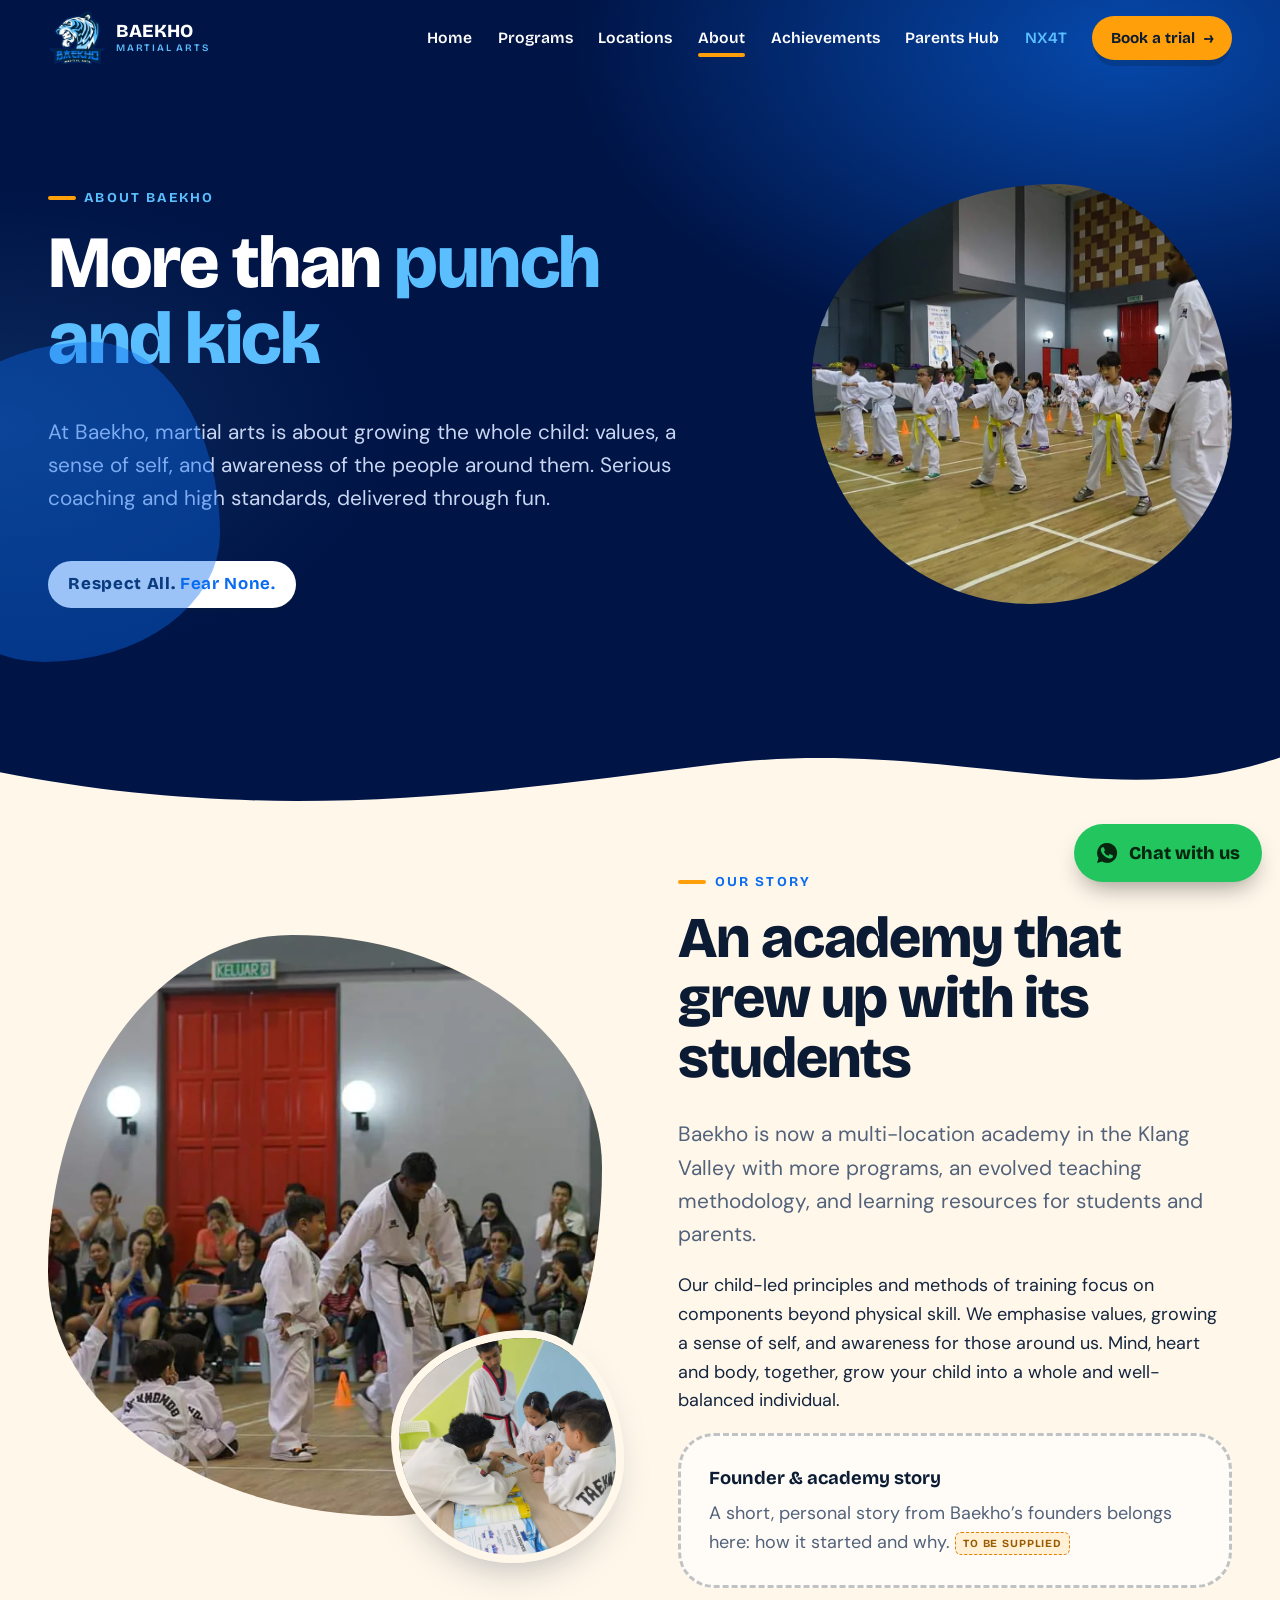
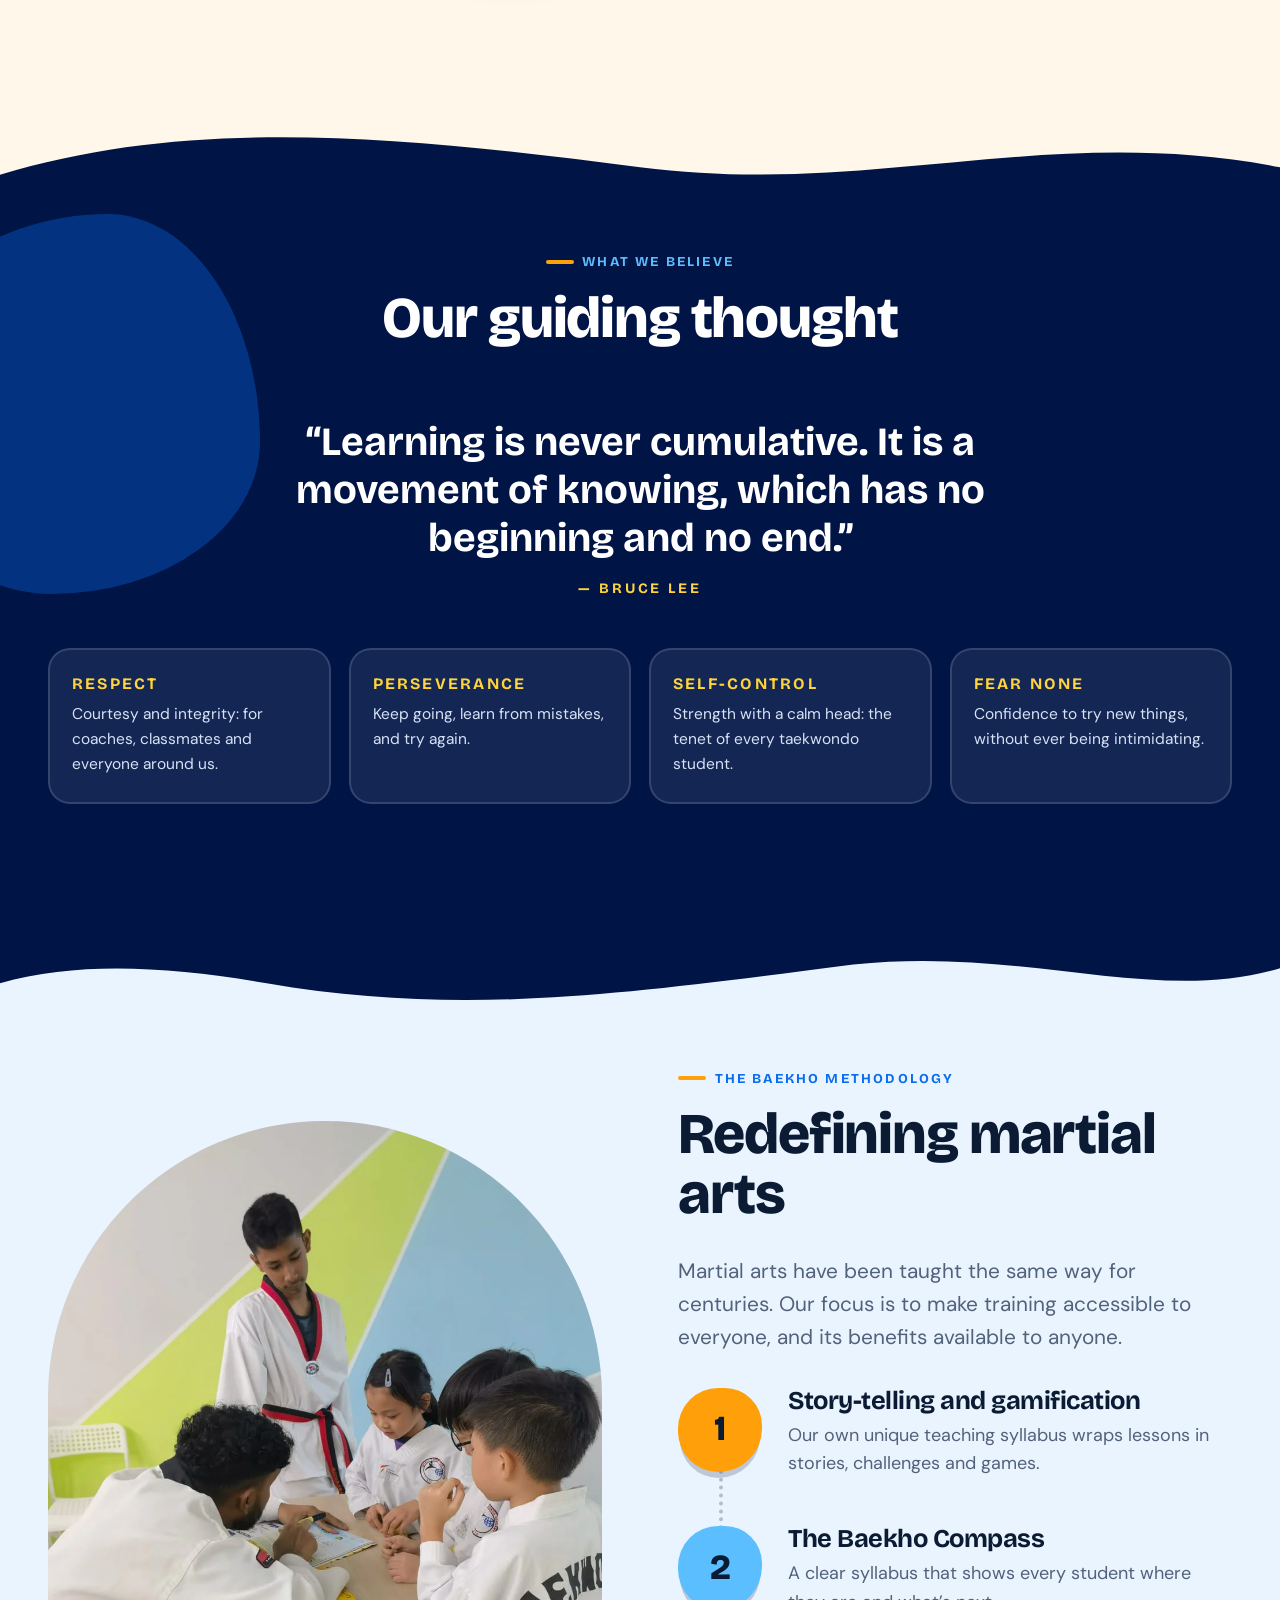
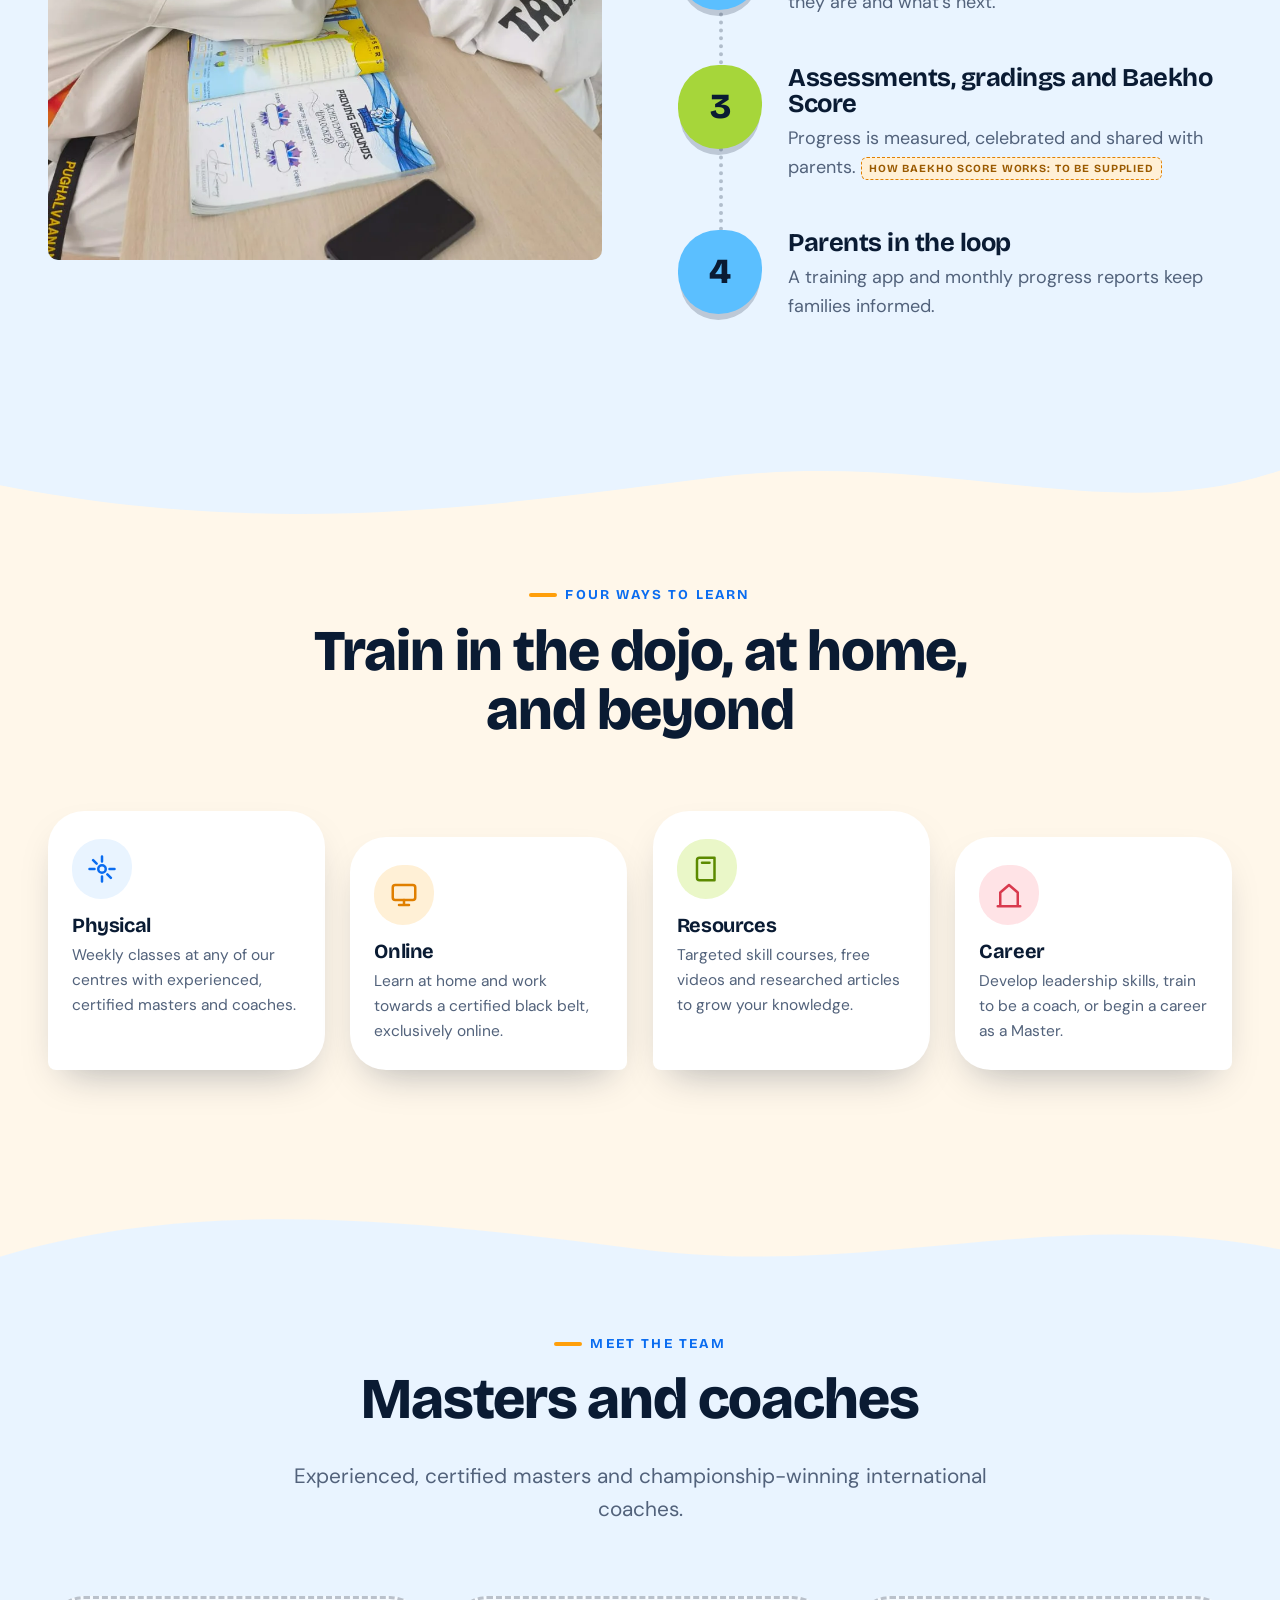
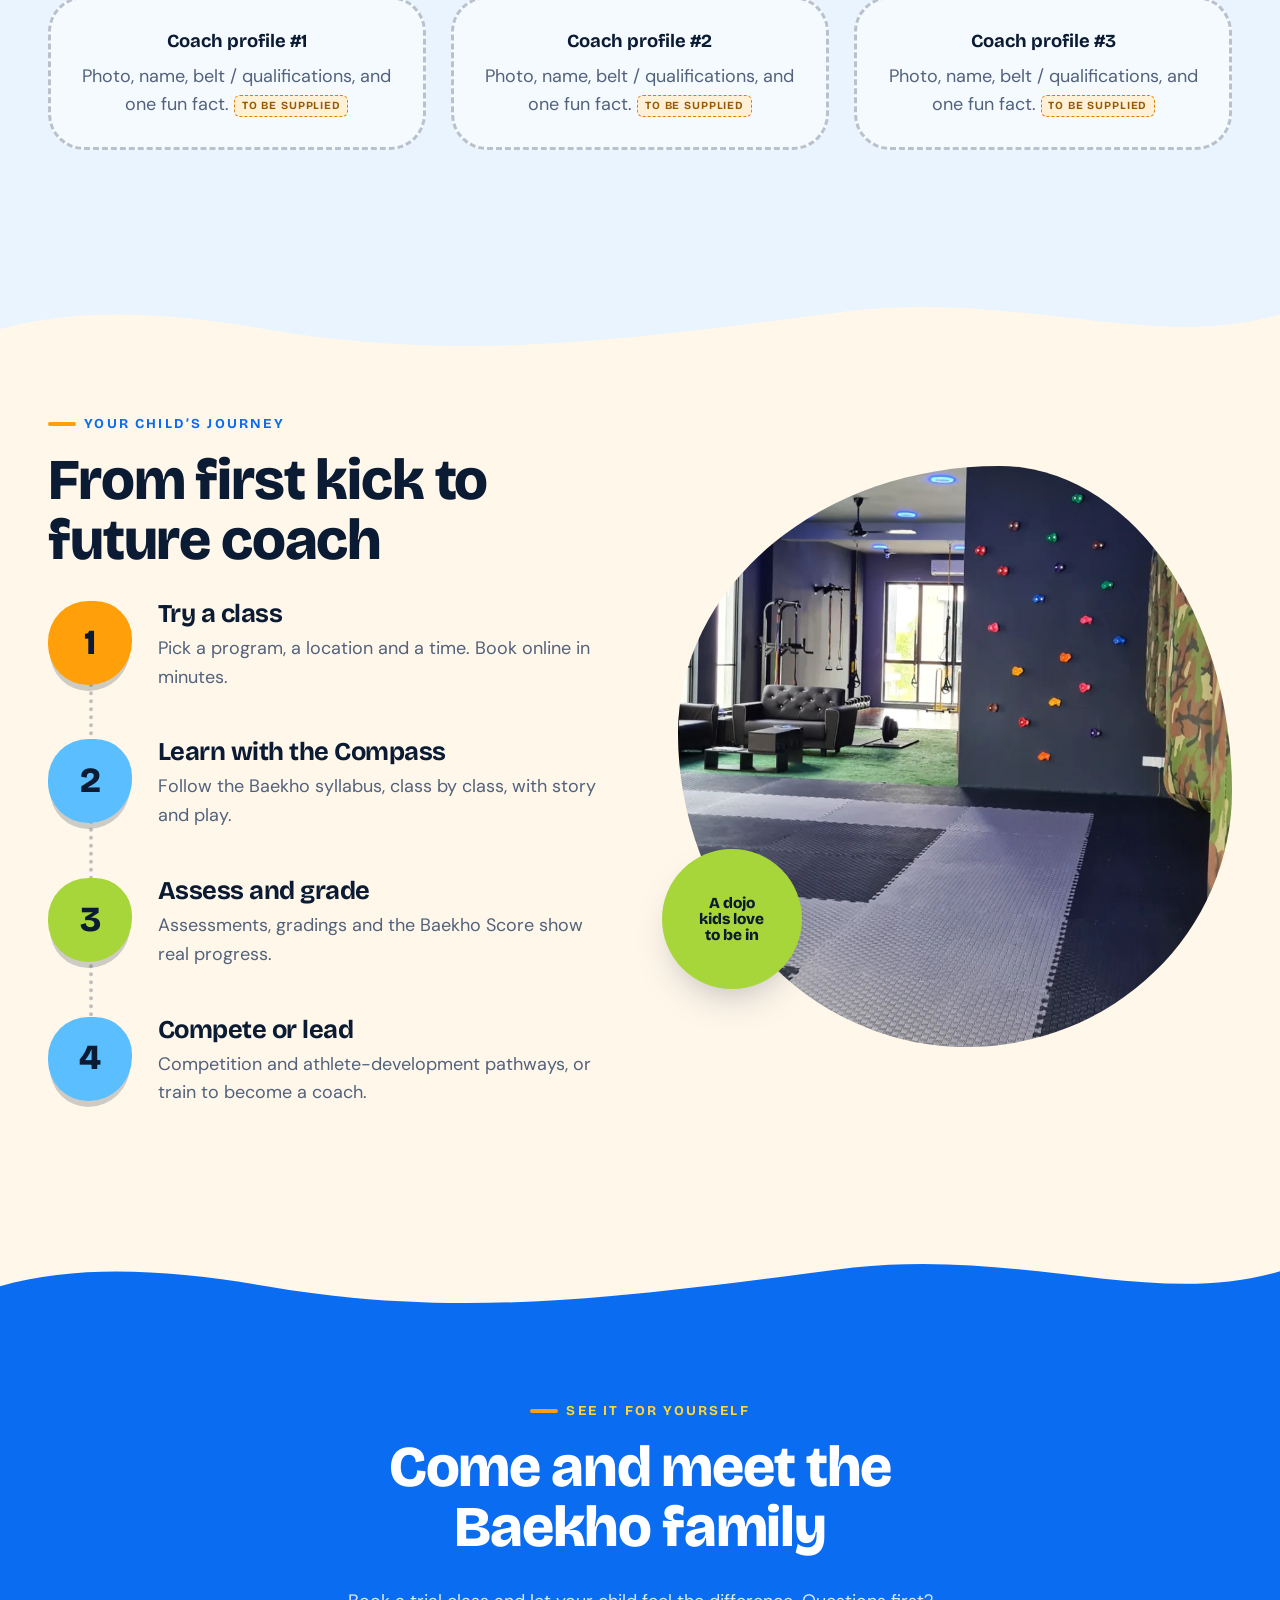
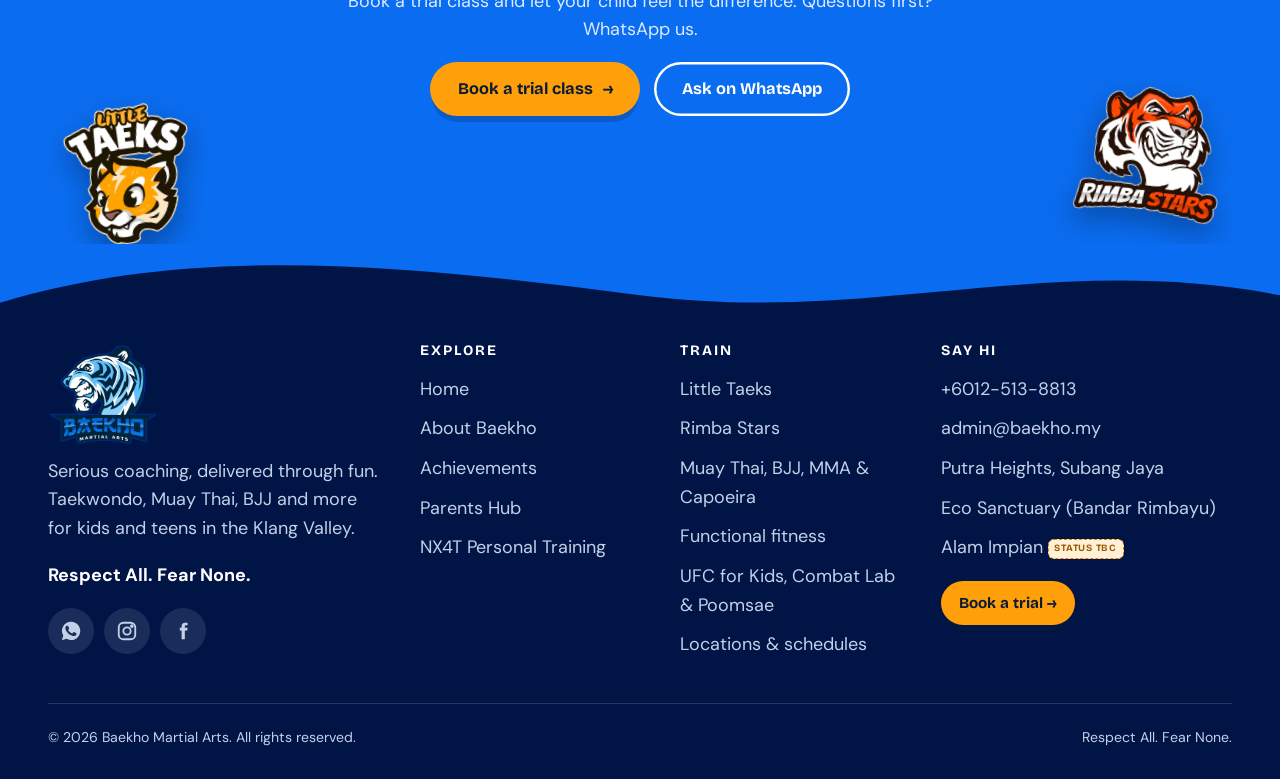
<file: about.html>
<!doctype html>
<html lang="en">
<head>
<meta charset="utf-8">
<meta name="viewport" content="width=device-width,initial-scale=1">
<title>About Baekho | Baekho Martial Arts</title>
<meta name="description" content="Baekho is a Klang Valley martial arts academy teaching mind, heart and body through story-telling and gamification. Our story, philosophy and methodology.">
<meta property="og:title" content="About Baekho | Baekho Martial Arts">
<meta property="og:description" content="Baekho is a Klang Valley martial arts academy teaching mind, heart and body through story-telling and gamification. Our story, philosophy and methodology.">
<meta property="og:image" content="img/photo-class-kids.webp">
<meta name="theme-color" content="#0A6CF0">
<link rel="icon" href="img/logo.webp">
<link rel="preconnect" href="https://fonts.googleapis.com"><link rel="preconnect" href="https://fonts.gstatic.com" crossorigin>
<link href="https://fonts.googleapis.com/css2?family=Bricolage+Grotesque:opsz,wght@12..96,600;12..96,700;12..96,800&family=DM+Sans:wght@400;500;600;700&display=swap" rel="stylesheet">
<link rel="stylesheet" href="css/styles.css">
</head>
<body>
<a class="skip" href="#main">Skip to content</a>
<header id="site-header"></header>
<main id="main">
<section class="phero" style="background:radial-gradient(800px 500px at 90% 0%,rgba(91,191,255,.45),transparent 60%),var(--ice)">
  <i class="blob" style="width:320px;height:320px;background:var(--sun);left:-100px;bottom:-90px;opacity:.5"></i>
  <div class="wrap grid">
    <div>
      <span class="eyebrow rv">About Baekho</span>
      <h1 class="rv">More than <span class="hl">punch and kick</span></h1>
      <p class="lead rv">At Baekho, martial arts is about growing the whole child: values, a sense of self, and awareness of the people around them. Serious coaching and high standards, delivered through fun.</p>
      <div class="motto rv">Respect All. <b>Fear None.</b></div>
    </div>
    <div class="art rv pop"><div class="mask-a zoom"><img src="img/photo-class-kids.webp" alt="Children and coach practising Taekwondo together" width="1200" height="952" style="object-position:35% 50%"></div></div>
  </div>
</section>

<section class="sec bg-cream">
  <i class="wave top" data-c="#E9F4FF" data-v="1"></i>
  <div class="wrap split">
    <div class="visual rv left">
      <div class="main mask-b zoom"><img src="img/photo-ceremony.webp" alt="Parents applauding a child receiving recognition from a Baekho coach" width="1080" height="720" loading="lazy" style="object-position:40% 50%"></div>
      <div class="accent mask-a" style="right:-4%;bottom:-8%"><img src="img/photo-syllabus.webp" alt="Coach and students looking through the Baekho syllabus" width="960" height="1280" loading="lazy"></div>
    </div>
    <div class="rv right">
      <span class="eyebrow">Our story</span>
      <h2>An academy that grew up with its students</h2>
      <p class="lead">Baekho is now a multi-location academy in the Klang Valley with more programs, an evolved teaching methodology, and learning resources for students and parents.</p>
      <p>Our child-led principles and methods of training focus on components beyond physical skill. We emphasise values, growing a sense of self, and awareness for those around us. Mind, heart and body, together, grow your child into a whole and well-balanced individual.</p>
      <div class="ph-card" style="text-align:left;margin-top:18px"><b>Founder &amp; academy story</b>A short, personal story from Baekho’s founders belongs here: how it started and why. <span class="tbc">to be supplied</span></div>
    </div>
  </div>
</section>

<section class="sec bg-ink">
  <i class="wave top" data-c="#FFF7EA" data-v="2"></i>
  <i class="blob" style="width:380px;height:380px;background:var(--blue);left:-120px;top:12%;opacity:.35"></i>
  <div class="wrap">
    <div class="sec-head rv"><span class="eyebrow" style="color:var(--sky)">What we believe</span><h2>Our guiding thought</h2></div>
    <blockquote class="rv" style="margin:0 auto 50px;max-width:820px;text-align:center;font-family:var(--f-head);font-weight:700;font-size:clamp(1.5rem,3.4vw,2.5rem);line-height:1.2;color:#fff">“Learning is never cumulative. It is a movement of knowing, which has no beginning and no end.”<br><cite style="display:block;margin-top:18px;font-style:normal;font-family:var(--f-head);font-weight:700;letter-spacing:.2em;text-transform:uppercase;color:var(--sun);font-size:.9rem">— Bruce Lee</cite></blockquote>
    <div class="tracks">
      <div class="track rv"><h4>Respect</h4><p>Courtesy and integrity: for coaches, classmates and everyone around us.</p></div>
      <div class="track rv" style="--d:.08s"><h4>Perseverance</h4><p>Keep going, learn from mistakes, and try again.</p></div>
      <div class="track rv" style="--d:.16s"><h4>Self-control</h4><p>Strength with a calm head: the tenet of every taekwondo student.</p></div>
      <div class="track rv" style="--d:.24s"><h4>Fear None</h4><p>Confidence to try new things, without ever being intimidating.</p></div>
    </div>
  </div>
</section>

<section class="sec bg-ice" id="methodology">
  <i class="wave top" data-c="#0A1B33" data-v="3"></i>
  <div class="wrap split rev">
    <div>
      <span class="eyebrow">The Baekho methodology</span>
      <h2>Redefining martial arts</h2>
      <p class="lead">Martial arts have been taught the same way for centuries. Our focus is to make training accessible to everyone, and its benefits available to anyone.</p>
      <div class="path" style="margin-top:34px">
        <div class="step rv"><div><h3>Story-telling and gamification</h3><p>Our own unique teaching syllabus wraps lessons in stories, challenges and games.</p></div></div>
        <div class="step rv" style="--d:.08s"><div><h3>The Baekho Compass</h3><p>A clear syllabus that shows every student where they are and what’s next.</p></div></div>
        <div class="step rv" style="--d:.16s"><div><h3>Assessments, gradings and Baekho Score</h3><p>Progress is measured, celebrated and shared with parents. <span class="tbc">how Baekho Score works: to be supplied</span></p></div></div>
        <div class="step rv" style="--d:.24s"><div><h3>Parents in the loop</h3><p>A training app and monthly progress reports keep families informed.</p></div></div>
      </div>
    </div>
    <div class="visual rv right"><div class="main mask-arch zoom" style="aspect-ratio:3/4"><img src="img/photo-syllabus.webp" alt="Students and coach working through the Baekho syllabus at a table" width="960" height="1280" loading="lazy"></div></div>
  </div>
</section>

<section class="sec bg-cream">
  <i class="wave top" data-c="#E9F4FF" data-v="1"></i>
  <div class="wrap">
    <div class="sec-head rv"><span class="eyebrow">Four ways to learn</span><h2>Train in the dojo, at home, and beyond</h2></div>
    <div class="benefits">
      <article class="benefit rv"><div class="ic"><svg viewBox="0 0 24 24" fill="none" stroke="currentColor" stroke-width="2" stroke-linecap="round" stroke-linejoin="round"><path d="M12 2v4M12 18v4M4.9 4.9l2.8 2.8M16.3 16.3l2.8 2.8M2 12h4M18 12h4"/><circle cx="12" cy="12" r="3"/></svg></div><h3>Physical</h3><p>Weekly classes at any of our centres with experienced, certified masters and coaches.</p></article>
      <article class="benefit rv" style="--d:.08s"><div class="ic"><svg viewBox="0 0 24 24" fill="none" stroke="currentColor" stroke-width="2" stroke-linecap="round" stroke-linejoin="round"><rect x="3" y="4" width="18" height="12" rx="2"/><path d="M8 20h8M12 16v4"/></svg></div><h3>Online</h3><p>Learn at home and work towards a certified black belt, exclusively online.</p></article>
      <article class="benefit rv" style="--d:.16s"><div class="ic"><svg viewBox="0 0 24 24" fill="none" stroke="currentColor" stroke-width="2" stroke-linecap="round" stroke-linejoin="round"><path d="M4 5a2 2 0 0 1 2-2h12v18H6a2 2 0 0 1-2-2Z"/><path d="M8 7h6"/></svg></div><h3>Resources</h3><p>Targeted skill courses, free videos and researched articles to grow your knowledge.</p></article>
      <article class="benefit rv" style="--d:.24s"><div class="ic"><svg viewBox="0 0 24 24" fill="none" stroke="currentColor" stroke-width="2" stroke-linecap="round" stroke-linejoin="round"><path d="M3 21h18M5 21V10l7-6 7 6v11"/></svg></div><h3>Career</h3><p>Develop leadership skills, train to be a coach, or begin a career as a Master.</p></article>
    </div>
  </div>
</section>

<section class="sec bg-ice">
  <i class="wave top" data-c="#FFF7EA" data-v="2"></i>
  <div class="wrap">
    <div class="sec-head rv"><span class="eyebrow">Meet the team</span><h2>Masters and coaches</h2><p class="lead">Experienced, certified masters and championship-winning international coaches.</p></div>
    <div class="benefits" style="grid-template-columns:repeat(auto-fit,minmax(240px,1fr))">
      <div class="ph-card rv"><b>Coach profile #1</b>Photo, name, belt / qualifications, and one fun fact. <span class="tbc">to be supplied</span></div>
      <div class="ph-card rv" style="--d:.1s"><b>Coach profile #2</b>Photo, name, belt / qualifications, and one fun fact. <span class="tbc">to be supplied</span></div>
      <div class="ph-card rv" style="--d:.2s"><b>Coach profile #3</b>Photo, name, belt / qualifications, and one fun fact. <span class="tbc">to be supplied</span></div>
    </div>
  </div>
</section>

<section class="sec bg-cream">
  <i class="wave top" data-c="#E9F4FF" data-v="3"></i>
  <div class="wrap split">
    <div>
      <span class="eyebrow">Your child’s journey</span>
      <h2>From first kick to future coach</h2>
      <div class="path" style="margin-top:30px">
        <div class="step rv"><div><h3>Try a class</h3><p>Pick a program, a location and a time. Book online in minutes.</p></div></div>
        <div class="step rv" style="--d:.08s"><div><h3>Learn with the Compass</h3><p>Follow the Baekho syllabus, class by class, with story and play.</p></div></div>
        <div class="step rv" style="--d:.16s"><div><h3>Assess and grade</h3><p>Assessments, gradings and the Baekho Score show real progress.</p></div></div>
        <div class="step rv" style="--d:.24s"><div><h3>Compete or lead</h3><p>Competition and athlete-development pathways, or train to become a coach.</p></div></div>
      </div>
    </div>
    <div class="visual rv right"><div class="main mask-a zoom"><img src="img/photo-eco-gym.webp" alt="Baekho Eco Sanctuary dojo with climbing wall, mats and punching bags" width="900" height="1996" loading="lazy" style="object-position:50% 60%"></div>
      <div class="sticker" style="left:-3%;bottom:10%;width:clamp(100px,14vw,140px);aspect-ratio:1;background:var(--lime);color:var(--ink);font-size:clamp(.8rem,1.2vw,1rem);--rot:-8deg">A dojo<br>kids love<br>to be in</div></div>
  </div>
</section>

<section class="sec cta">
  <i class="wave top" data-c="#FFF7EA" data-v="3"></i>
  <img class="mascot-l" src="img/mascot-little-taeks.webp" alt="" width="230" height="195" loading="lazy">
  <img class="mascot-r" src="img/mascot-rimba-stars.webp" alt="" width="230" height="230" loading="lazy">
  <div class="wrap" style="padding-top:30px"><span class="eyebrow" style="color:var(--sun)">See it for yourself</span><h2>Come and meet the Baekho family</h2><p>Book a trial class and let your child feel the difference. Questions first? WhatsApp us.</p>
  <div class="btn-row" style="justify-content:center"><a class="btn" href="trial.html" data-track="trial_cta_click">Book a trial class <span class="arr">→</span></a><a class="btn ghost" href="https://wa.me/60125138813" target="_blank" rel="noopener" data-track="whatsapp_click">Ask on WhatsApp</a></div></div>
</section>

</main>
<footer id="site-footer" data-c="#0A6CF0"></footer>
<script src="js/site.js"></script>
</body>
</html>
</file>
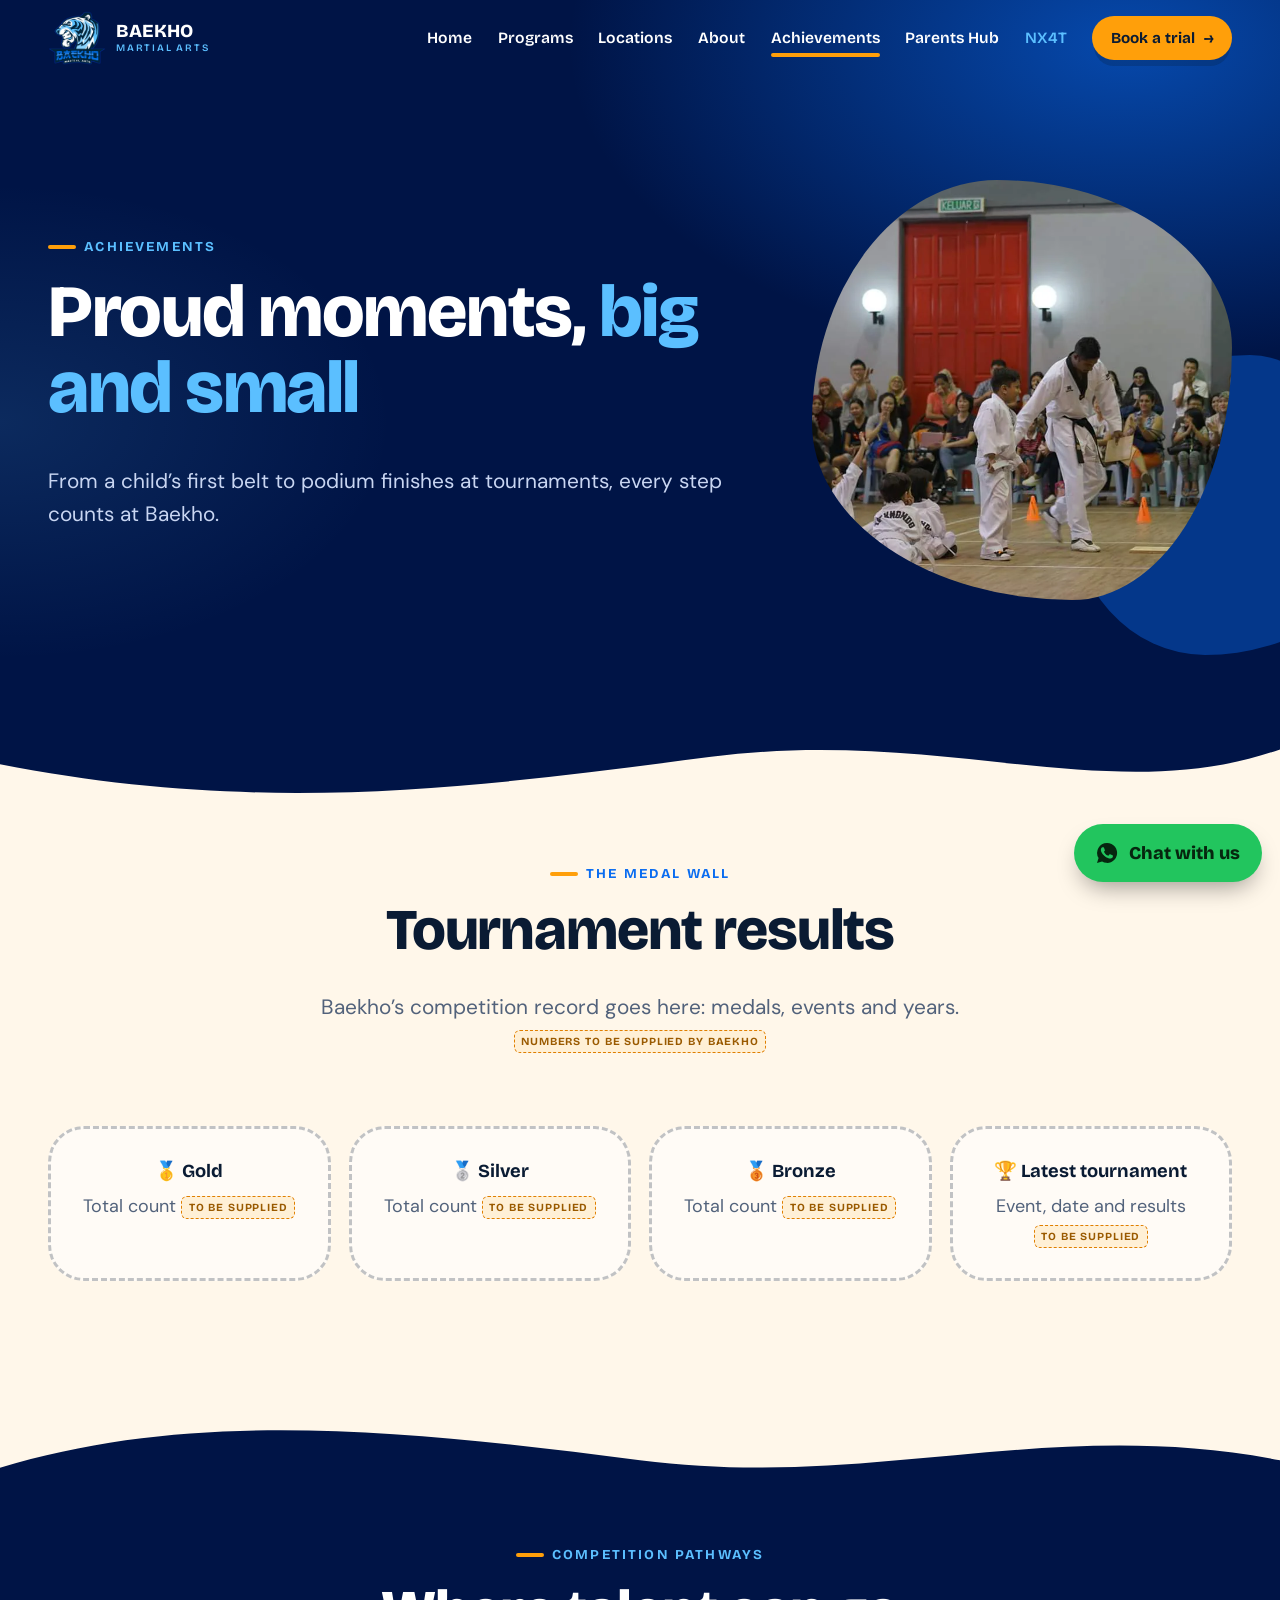
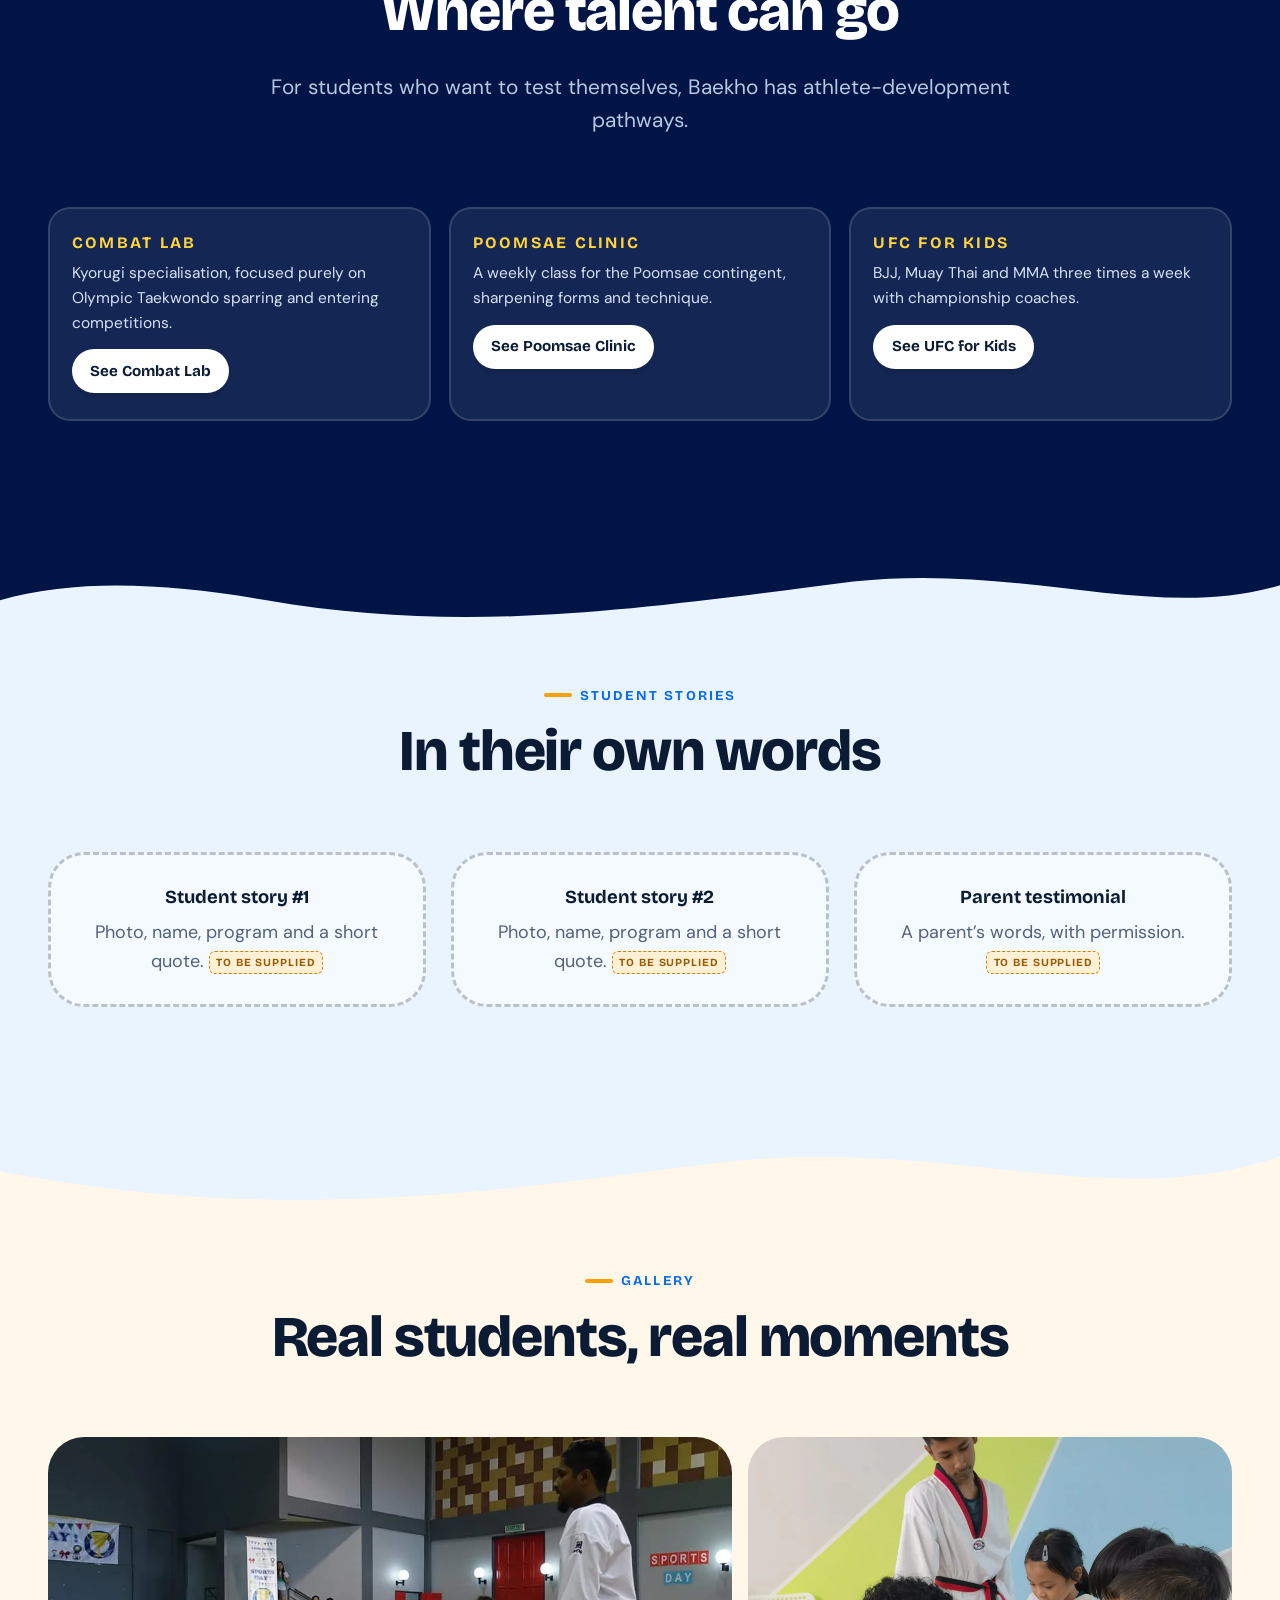
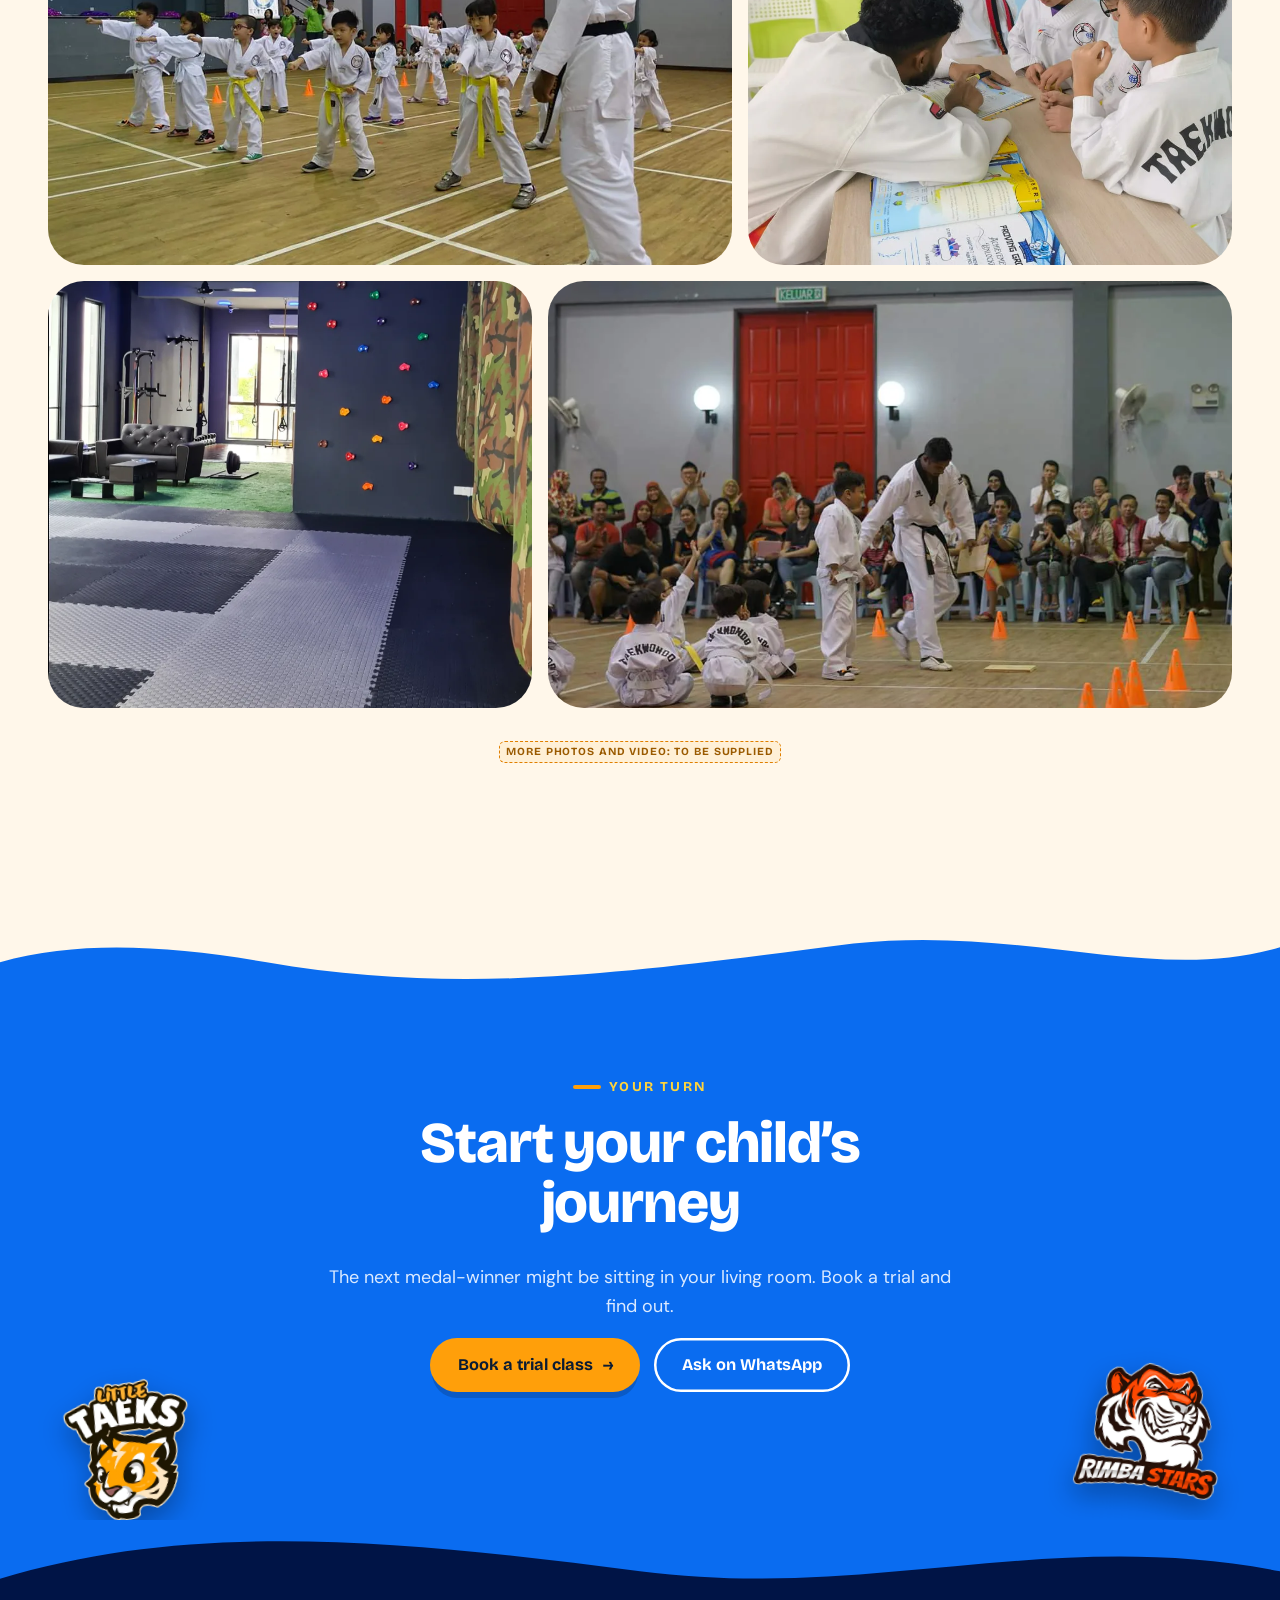
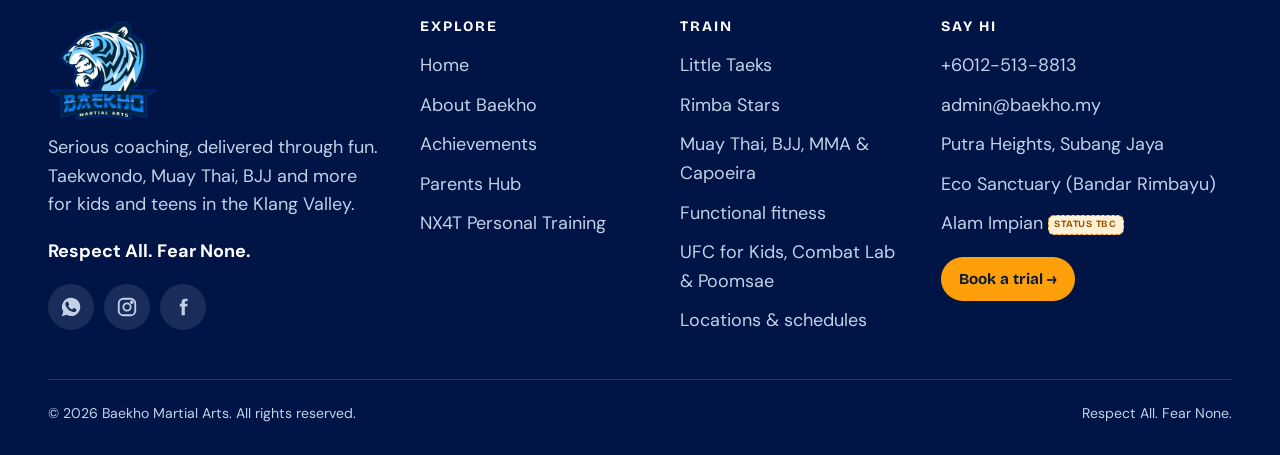
<file: achievements.html>
<!doctype html>
<html lang="en">
<head>
<meta charset="utf-8">
<meta name="viewport" content="width=device-width,initial-scale=1">
<title>Achievements | Baekho Martial Arts</title>
<meta name="description" content="Tournament results, competition pathways, student stories and real moments from Baekho Martial Arts.">
<meta property="og:title" content="Achievements | Baekho Martial Arts">
<meta property="og:description" content="Tournament results, competition pathways, student stories and real moments from Baekho Martial Arts.">
<meta property="og:image" content="img/photo-ceremony.webp">
<meta name="theme-color" content="#0A6CF0">
<link rel="icon" href="img/logo.webp">
<link rel="preconnect" href="https://fonts.googleapis.com"><link rel="preconnect" href="https://fonts.gstatic.com" crossorigin>
<link href="https://fonts.googleapis.com/css2?family=Bricolage+Grotesque:opsz,wght@12..96,600;12..96,700;12..96,800&family=DM+Sans:wght@400;500;600;700&display=swap" rel="stylesheet">
<link rel="stylesheet" href="css/styles.css">
</head>
<body>
<a class="skip" href="#main">Skip to content</a>
<header id="site-header"></header>
<main id="main">
<section class="phero" style="background:radial-gradient(800px 500px at 90% 0%,rgba(255,159,10,.3),transparent 60%),var(--ice)">
  <i class="blob" style="width:300px;height:300px;background:var(--sky);right:-90px;bottom:-60px;opacity:.5"></i>
  <div class="wrap grid">
    <div>
      <span class="eyebrow rv">Achievements</span>
      <h1 class="rv">Proud moments, <span class="hl">big and small</span></h1>
      <p class="lead rv">From a child’s first belt to podium finishes at tournaments, every step counts at Baekho.</p>
    </div>
    <div class="art rv pop"><div class="mask-b zoom"><img src="img/photo-ceremony.webp" alt="A child being recognised by a Baekho coach as parents applaud" width="1080" height="720" style="object-position:40% 50%"></div></div>
  </div>
</section>

<section class="sec bg-cream">
  <i class="wave top" data-c="#E9F4FF" data-v="1"></i>
  <div class="wrap">
    <div class="sec-head rv"><span class="eyebrow">The medal wall</span><h2>Tournament results</h2><p class="lead">Baekho’s competition record goes here: medals, events and years. <span class="tbc">numbers to be supplied by Baekho</span></p></div>
    <div class="medal-grid">
      <div class="ph-card rv"><b>🥇 Gold</b>Total count <span class="tbc">to be supplied</span></div>
      <div class="ph-card rv" style="--d:.08s"><b>🥈 Silver</b>Total count <span class="tbc">to be supplied</span></div>
      <div class="ph-card rv" style="--d:.16s"><b>🥉 Bronze</b>Total count <span class="tbc">to be supplied</span></div>
      <div class="ph-card rv" style="--d:.24s"><b>🏆 Latest tournament</b>Event, date and results <span class="tbc">to be supplied</span></div>
    </div>
  </div>
</section>

<section class="sec bg-ink">
  <i class="wave top" data-c="#FFF7EA" data-v="2"></i>
  <div class="wrap">
    <div class="sec-head rv"><span class="eyebrow" style="color:var(--sky)">Competition pathways</span><h2>Where talent can go</h2><p class="lead">For students who want to test themselves, Baekho has athlete-development pathways.</p></div>
    <div class="tracks" style="grid-template-columns:repeat(3,1fr)">
      <div class="track rv"><h4>Combat Lab</h4><p>Kyorugi specialisation, focused purely on Olympic Taekwondo sparring and entering competitions.</p><a class="btn sm white" style="margin-top:14px" href="programs.html#combat-lab">See Combat Lab</a></div>
      <div class="track rv" style="--d:.1s"><h4>Poomsae Clinic</h4><p>A weekly class for the Poomsae contingent, sharpening forms and technique.</p><a class="btn sm white" style="margin-top:14px" href="programs.html#poomsae-clinic">See Poomsae Clinic</a></div>
      <div class="track rv" style="--d:.2s"><h4>UFC for Kids</h4><p>BJJ, Muay Thai and MMA three times a week with championship coaches.</p><a class="btn sm white" style="margin-top:14px" href="programs.html#ufc-for-kids">See UFC for Kids</a></div>
    </div>
  </div>
</section>

<section class="sec bg-ice">
  <i class="wave top" data-c="#0A1B33" data-v="3"></i>
  <div class="wrap">
    <div class="sec-head rv"><span class="eyebrow">Student stories</span><h2>In their own words</h2></div>
    <div class="benefits" style="grid-template-columns:repeat(auto-fit,minmax(260px,1fr))">
      <div class="ph-card rv"><b>Student story #1</b>Photo, name, program and a short quote. <span class="tbc">to be supplied</span></div>
      <div class="ph-card rv" style="--d:.1s"><b>Student story #2</b>Photo, name, program and a short quote. <span class="tbc">to be supplied</span></div>
      <div class="ph-card rv" style="--d:.2s"><b>Parent testimonial</b>A parent’s words, with permission. <span class="tbc">to be supplied</span></div>
    </div>
  </div>
</section>

<section class="sec bg-cream">
  <i class="wave top" data-c="#E9F4FF" data-v="1"></i>
  <div class="wrap">
    <div class="sec-head rv"><span class="eyebrow">Gallery</span><h2>Real students, real moments</h2></div>
    <div class="gallery">
      <figure class="g1 rv"><div class="zoom"><img src="img/photo-class-kids.webp" alt="Children practising Taekwondo punches in a row" width="1200" height="952" loading="lazy"></div></figure>
      <figure class="g2 rv" style="--d:.08s"><div class="zoom"><img src="img/photo-syllabus.webp" alt="Students and coach working through the Baekho syllabus" width="960" height="1280" loading="lazy"></div></figure>
      <figure class="g3 rv"><div class="zoom"><img src="img/photo-eco-gym.webp" alt="The Eco Sanctuary dojo" width="900" height="1996" loading="lazy" style="object-position:50% 60%"></div></figure>
      <figure class="g4 rv" style="--d:.08s"><div class="zoom"><img src="img/photo-ceremony.webp" alt="Parents applauding at a Baekho grading" width="1080" height="720" loading="lazy"></div></figure>
    </div>
    <p class="rv" style="text-align:center;margin-top:28px"><span class="tbc">more photos and video: to be supplied</span></p>
  </div>
</section>

<section class="sec cta">
  <i class="wave top" data-c="#FFF7EA" data-v="3"></i>
  <img class="mascot-l" src="img/mascot-little-taeks.webp" alt="" width="230" height="195" loading="lazy">
  <img class="mascot-r" src="img/mascot-rimba-stars.webp" alt="" width="230" height="230" loading="lazy">
  <div class="wrap" style="padding-top:30px"><span class="eyebrow" style="color:var(--sun)">Your turn</span><h2>Start your child’s journey</h2><p>The next medal-winner might be sitting in your living room. Book a trial and find out.</p>
  <div class="btn-row" style="justify-content:center"><a class="btn" href="trial.html" data-track="trial_cta_click">Book a trial class <span class="arr">→</span></a><a class="btn ghost" href="https://wa.me/60125138813" target="_blank" rel="noopener" data-track="whatsapp_click">Ask on WhatsApp</a></div></div>
</section>

</main>
<footer id="site-footer" data-c="#0A6CF0"></footer>
<script src="js/site.js"></script>
</body>
</html>
</file>
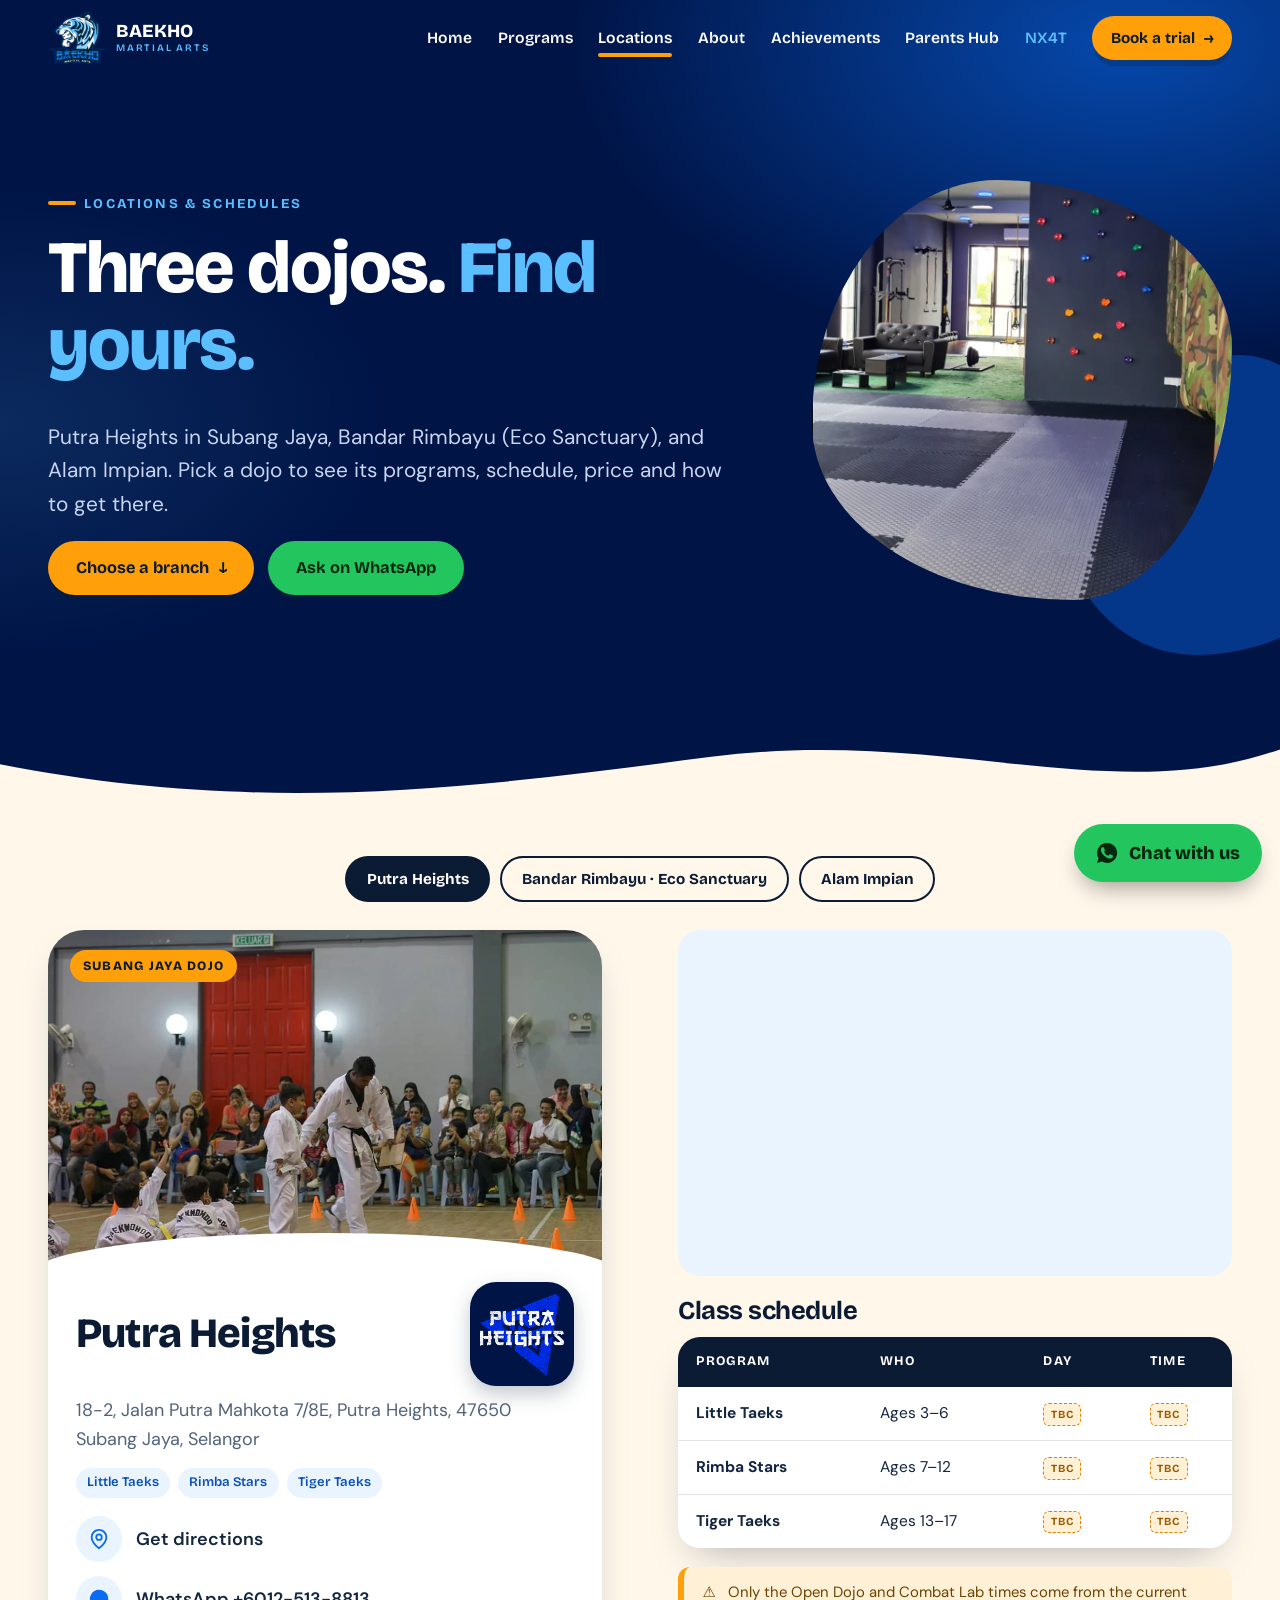
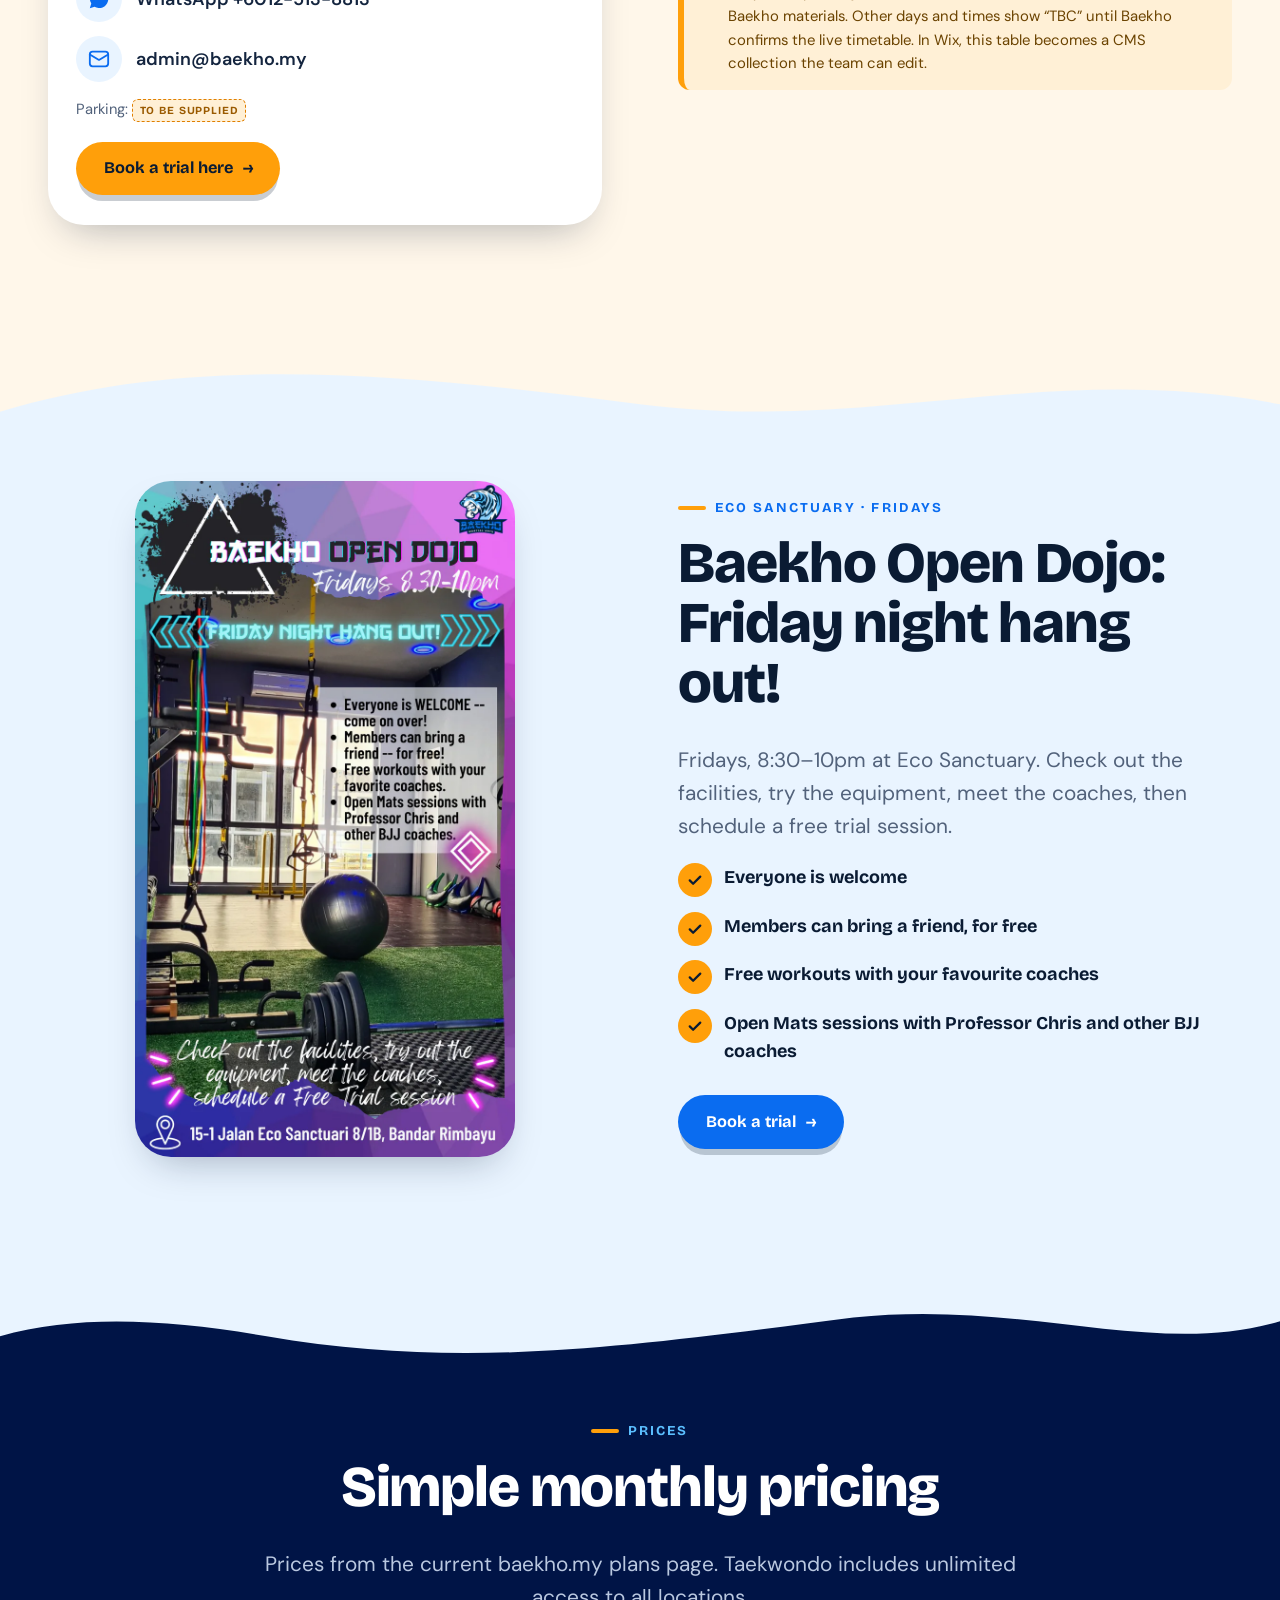
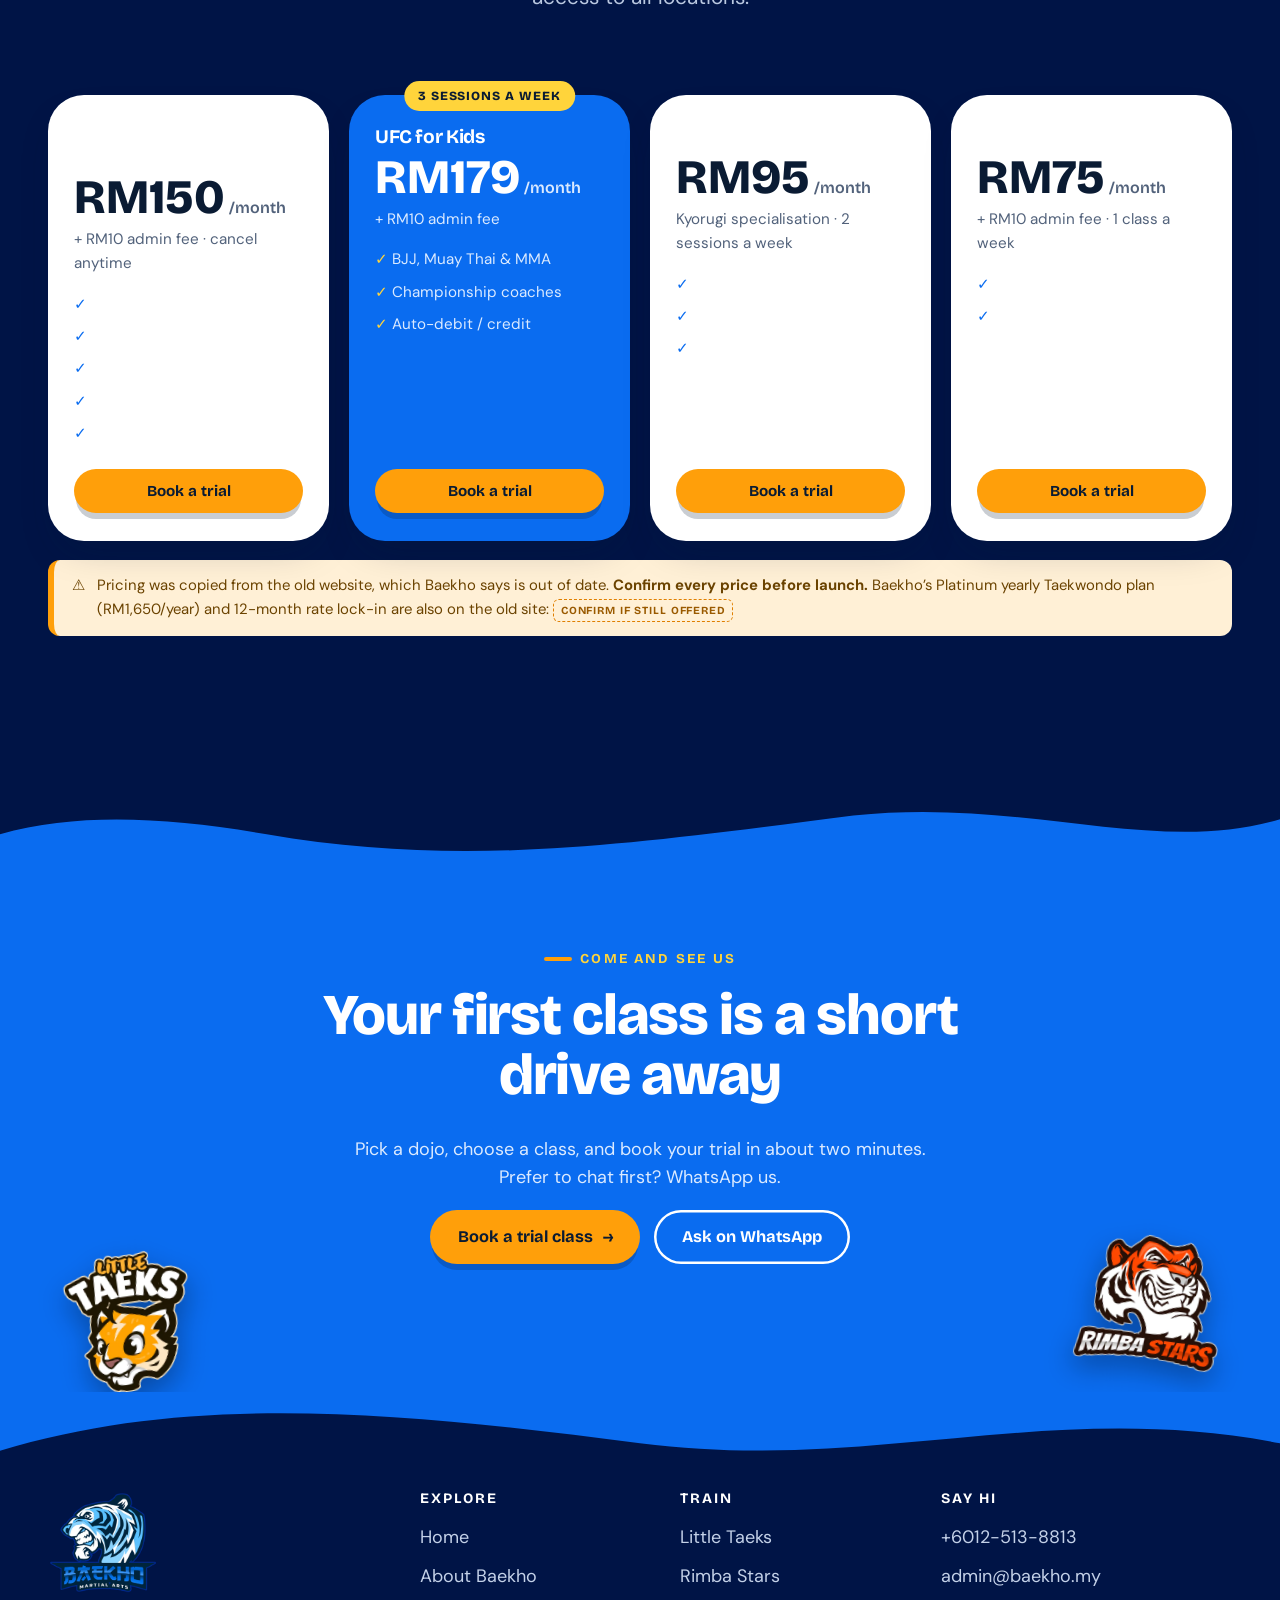
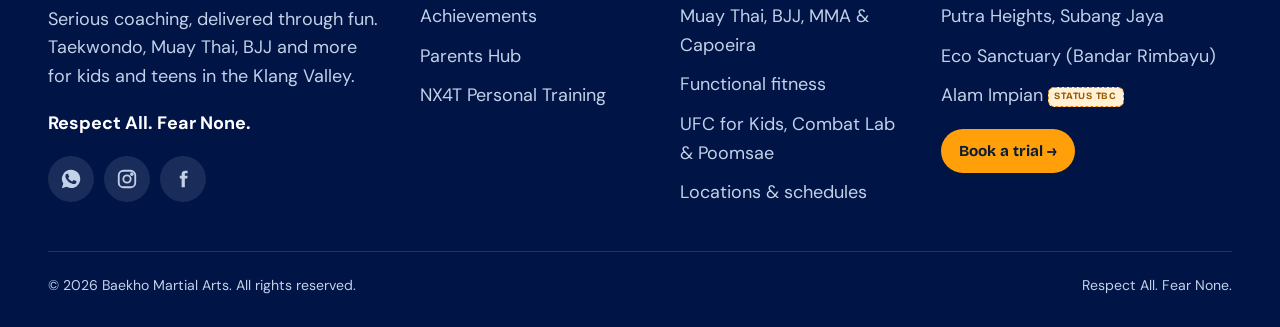
<file: locations.html>
<!doctype html>
<html lang="en">
<head>
<meta charset="utf-8">
<meta name="viewport" content="width=device-width,initial-scale=1">
<title>Locations & Schedules | Baekho Martial Arts</title>
<meta name="description" content="Baekho dojos at Eco Sanctuary (Bandar Rimbayu) and Putra Heights (Subang Jaya): addresses, maps, class schedules and monthly prices.">
<meta property="og:title" content="Locations & Schedules | Baekho Martial Arts">
<meta property="og:description" content="Baekho dojos at Eco Sanctuary (Bandar Rimbayu) and Putra Heights (Subang Jaya): addresses, maps, class schedules and monthly prices.">
<meta property="og:image" content="img/photo-eco-gym.webp">
<meta name="theme-color" content="#0A6CF0">
<link rel="icon" href="img/logo.webp">
<link rel="preconnect" href="https://fonts.googleapis.com"><link rel="preconnect" href="https://fonts.gstatic.com" crossorigin>
<link href="https://fonts.googleapis.com/css2?family=Bricolage+Grotesque:opsz,wght@12..96,600;12..96,700;12..96,800&family=DM+Sans:wght@400;500;600;700&display=swap" rel="stylesheet">
<link rel="stylesheet" href="css/styles.css">
</head>
<body>
<a class="skip" href="#main">Skip to content</a>
<header id="site-header"></header>
<main id="main">
<section class="phero">
  <i class="blob" style="width:300px;height:300px;background:var(--lime);right:-80px;bottom:-80px;opacity:.45"></i>
  <div class="wrap grid">
    <div>
      <span class="eyebrow rv">Locations &amp; schedules</span>
      <h1 class="rv">Three dojos. <span class="hl">Find yours.</span></h1>
      <p class="lead rv">Putra Heights in Subang Jaya, Bandar Rimbayu (Eco Sanctuary), and Alam Impian. Pick a dojo to see its programs, schedule, price and how to get there.</p>
      <div class="btn-row rv"><a class="btn" href="#branches">Choose a branch <span class="arr">↓</span></a><a class="btn wa" href="https://wa.me/60125138813" target="_blank" rel="noopener" data-track="whatsapp_click">Ask on WhatsApp</a></div>
    </div>
    <div class="art rv pop"><div class="mask-b zoom"><img src="img/photo-eco-gym.webp" alt="Baekho Eco Sanctuary dojo" width="900" height="1996" style="object-position:50% 62%"></div></div>
  </div>
</section>

<section class="sec bg-cream" id="branches">
  <i class="wave top" data-c="#E9F4FF" data-v="1"></i>
  <div class="wrap" data-tabs>
    <div class="tabs" role="tablist" aria-label="Choose a branch">
      <button class="tab" role="tab" id="tab-putra-heights" aria-controls="panel-putra-heights" aria-selected="true">Putra Heights</button>
      <button class="tab" role="tab" id="tab-eco-sanctuary" aria-controls="panel-eco-sanctuary" aria-selected="false">Bandar Rimbayu · Eco Sanctuary</button>
      <button class="tab" role="tab" id="tab-alam-impian" aria-controls="panel-alam-impian" aria-selected="false">Alam Impian</button>
    </div>

    <div class="panel" id="panel-putra-heights" role="tabpanel" aria-labelledby="tab-putra-heights" >
      <div class="split" style="align-items:start">
        <div>
          <div class="lcard" style="box-shadow:var(--shadow)">
            <div class="ph zoom"><span class="pin">Subang Jaya dojo</span><img src="img/photo-ceremony.webp" alt="Baekho Putra Heights" width="900" height="600" loading="lazy" style="object-position:50% 50%"></div>
            <div class="in">
              <div class="lhead"><h2 style="font-size:clamp(1.8rem,3.4vw,2.6rem);margin:0">Putra Heights</h2><img class="dbadge" src="img/dojo-putra-heights.webp" alt="" width="84" height="84" loading="lazy"></div>
              <p class="addr">18-2, Jalan Putra Mahkota 7/8E, Putra Heights, 47650 Subang Jaya, Selangor</p>
              <div class="chips"><span class="chip">Little Taeks</span><span class="chip">Rimba Stars</span><span class="chip">Tiger Taeks</span></div>
              <ul class="contact-list">
                <li><a href="https://www.google.com/maps/dir/?api=1&destination=Putra%20Heights%20Baekho%20Martial%20Arts%2C%2018-2%2C%20Jalan%20Putra%20Mahkota%207%2F8E%2C%20Putra%20Heights%2C%2047650%20Subang%20Jaya%2C%20Selangor" target="_blank" rel="noopener"><span class="ci"><svg viewBox="0 0 24 24" fill="none" stroke="currentColor" stroke-width="2" stroke-linecap="round" stroke-linejoin="round"><path d="M20 10c0 6-8 12-8 12S4 16 4 10a8 8 0 1 1 16 0Z"/><circle cx="12" cy="10" r="3"/></svg></span>Get directions</a></li>
                <li><a href="https://wa.me/60125138813" target="_blank" rel="noopener" data-track="whatsapp_click"><span class="ci"><svg viewBox="0 0 24 24" fill="currentColor"><path d="M12.04 2a9.9 9.9 0 0 0-8.46 15.04L2 22l5.1-1.5A9.94 9.94 0 1 0 12.04 2Z"/></svg></span>WhatsApp +6012-513-8813</a></li>
                <li><a href="mailto:admin@baekho.my"><span class="ci"><svg viewBox="0 0 24 24" fill="none" stroke="currentColor" stroke-width="2" stroke-linecap="round" stroke-linejoin="round"><rect x="2" y="4" width="20" height="16" rx="3"/><path d="m22 7-10 6L2 7"/></svg></span>admin@baekho.my</a></li>
              </ul>
              <p style="margin:6px 0 0;color:var(--muted);font-size:.92rem">Parking: <span class="tbc">to be supplied</span></p>
              <a class="btn" href="trial.html?location=putra-heights" style="justify-self:start;margin-top:10px" data-track="trial_cta_click">Book a trial here <span class="arr">→</span></a>
            </div>
          </div>
        </div>
        <div style="display:grid;gap:22px">
          <iframe class="map" title="Map of Baekho Putra Heights" loading="lazy" referrerpolicy="no-referrer-when-downgrade" src="https://maps.google.com/maps?q=18-2%2C%20Jalan%20Putra%20Mahkota%207%2F8E%2C%20Putra%20Heights%2C%2047650%20Subang%20Jaya%2C%20Selangor&output=embed"></iframe>
          <div>
            <h3>Class schedule</h3>
            <div class="table-wrap"><table class="tt"><thead><tr><th>Program</th><th>Who</th><th>Day</th><th>Time</th></tr></thead><tbody>
              <tr><td><b>Little Taeks</b></td><td>Ages 3–6</td><td><span class="tbc">TBC</span></td><td><span class="tbc">TBC</span></td></tr>
              <tr><td><b>Rimba Stars</b></td><td>Ages 7–12</td><td><span class="tbc">TBC</span></td><td><span class="tbc">TBC</span></td></tr>
              <tr><td><b>Tiger Taeks</b></td><td>Ages 13–17</td><td><span class="tbc">TBC</span></td><td><span class="tbc">TBC</span></td></tr>
            </tbody></table></div>
            <div class="notice" role="note"><span>⚠️</span><span>Only the Open Dojo and Combat Lab times come from the current Baekho materials. Other days and times show “TBC” until Baekho confirms the live timetable. In Wix, this table becomes a CMS collection the team can edit.</span></div>
          </div>
        </div>
      </div>
    </div>

    <div class="panel" id="panel-eco-sanctuary" role="tabpanel" aria-labelledby="tab-eco-sanctuary" hidden>
      <div class="split" style="align-items:start">
        <div>
          <div class="lcard" style="box-shadow:var(--shadow)">
            <div class="ph zoom"><span class="pin">Flagship dojo</span><img src="img/photo-eco-gym.webp" alt="Baekho Bandar Rimbayu (Eco Sanctuary)" width="900" height="600" loading="lazy" style="object-position:50% 62%"></div>
            <div class="in">
              <div class="lhead"><h2 style="font-size:clamp(1.8rem,3.4vw,2.6rem);margin:0">Bandar Rimbayu (Eco Sanctuary)</h2><img class="dbadge" src="img/dojo-bandar-rimbayu.webp" alt="" width="84" height="84" loading="lazy"></div>
              <p class="addr">15-1 Jalan Eco Sanctuary 8/1B, Telok Panglima Garang, 42500 Selangor</p>
              <div class="chips"><span class="chip">Little Taeks</span><span class="chip">Rimba Stars</span><span class="chip">Tiger Taeks</span><span class="chip">Muay Thai</span><span class="chip">BJJ</span><span class="chip">Kids MMA</span><span class="chip">Capoeira</span><span class="chip">Gryphon</span><span class="chip">Phoenix</span><span class="chip">Dragon</span><span class="chip">UFC for Kids</span><span class="chip">Combat Lab</span><span class="chip">Poomsae Clinic</span><span class="chip">NX4T Personal Training</span></div>
              <ul class="contact-list">
                <li><a href="https://www.google.com/maps/dir/?api=1&destination=Bandar%20Rimbayu%20(Eco%20Sanctuary)%20Baekho%20Martial%20Arts%2C%2015-1%20Jalan%20Eco%20Sanctuary%208%2F1B%2C%20Telok%20Panglima%20Garang%2C%2042500%20Selangor" target="_blank" rel="noopener"><span class="ci"><svg viewBox="0 0 24 24" fill="none" stroke="currentColor" stroke-width="2" stroke-linecap="round" stroke-linejoin="round"><path d="M20 10c0 6-8 12-8 12S4 16 4 10a8 8 0 1 1 16 0Z"/><circle cx="12" cy="10" r="3"/></svg></span>Get directions</a></li>
                <li><a href="https://wa.me/60125138813" target="_blank" rel="noopener" data-track="whatsapp_click"><span class="ci"><svg viewBox="0 0 24 24" fill="currentColor"><path d="M12.04 2a9.9 9.9 0 0 0-8.46 15.04L2 22l5.1-1.5A9.94 9.94 0 1 0 12.04 2Z"/></svg></span>WhatsApp +6012-513-8813</a></li>
                <li><a href="mailto:admin@baekho.my"><span class="ci"><svg viewBox="0 0 24 24" fill="none" stroke="currentColor" stroke-width="2" stroke-linecap="round" stroke-linejoin="round"><rect x="2" y="4" width="20" height="16" rx="3"/><path d="m22 7-10 6L2 7"/></svg></span>admin@baekho.my</a></li>
              </ul>
              <p style="margin:6px 0 0;color:var(--muted);font-size:.92rem">Parking: <span class="tbc">to be supplied</span></p>
              <a class="btn" href="trial.html?location=eco-sanctuary" style="justify-self:start;margin-top:10px" data-track="trial_cta_click">Book a trial here <span class="arr">→</span></a>
            </div>
          </div>
        </div>
        <div style="display:grid;gap:22px">
          <iframe class="map" title="Map of Baekho Bandar Rimbayu (Eco Sanctuary)" loading="lazy" referrerpolicy="no-referrer-when-downgrade" src="https://maps.google.com/maps?q=15-1%20Jalan%20Eco%20Sanctuary%208%2F1B%2C%20Telok%20Panglima%20Garang%2C%2042500%20Selangor&output=embed"></iframe>
          <div>
            <h3>Class schedule</h3>
            <div class="table-wrap"><table class="tt"><thead><tr><th>Program</th><th>Who</th><th>Day</th><th>Time</th></tr></thead><tbody>
              <tr><td><b>Little Taeks</b></td><td>Ages 3–6</td><td><span class="tbc">TBC</span></td><td><span class="tbc">TBC</span></td></tr>
              <tr><td><b>Rimba Stars</b></td><td>Ages 7–12</td><td><span class="tbc">TBC</span></td><td><span class="tbc">TBC</span></td></tr>
              <tr><td><b>Tiger Taeks</b></td><td>Ages 13–17</td><td><span class="tbc">TBC</span></td><td><span class="tbc">TBC</span></td></tr>
              <tr><td><b>Muay Thai · BJJ · Kids MMA</b></td><td>Ages 5–17</td><td><span class="tbc">TBC</span></td><td><span class="tbc">TBC</span></td></tr>
              <tr><td><b>UFC for Kids</b></td><td>Ages 7–12</td><td>3 sessions a week</td><td><span class="tbc">TBC</span></td></tr>
              <tr><td><b>Combat Lab</b></td><td>Ages <span class="tbc">TBC</span></td><td>2 sessions a week (days TBC)</td><td>1:30pm – 3:30pm</td></tr>
              <tr><td><b>Poomsae Clinic</b></td><td>Ages <span class="tbc">TBC</span></td><td>1 class a week (day TBC)</td><td><span class="tbc">TBC</span></td></tr>
              <tr><td><b>Baekho Open Dojo</b></td><td>Everyone welcome</td><td>Fridays</td><td>8:30pm – 10:00pm</td></tr>
            </tbody></table></div>
            <div class="notice" role="note"><span>⚠️</span><span>Only the Open Dojo and Combat Lab times come from the current Baekho materials. Other days and times show “TBC” until Baekho confirms the live timetable. In Wix, this table becomes a CMS collection the team can edit.</span></div>
          </div>
        </div>
      </div>
    </div>

    <div class="panel" id="panel-alam-impian" role="tabpanel" aria-labelledby="tab-alam-impian" hidden>
      <div class="split" style="align-items:center">
        <div class="dcard soon" style="background:var(--deep)">
          <img src="img/dojo-alam-impian.webp" alt="Alam Impian dojo badge" width="320" height="290" loading="lazy" style="width:min(100%,320px);height:auto;max-height:300px">
          <h2 style="color:#fff;font-size:clamp(1.8rem,3.4vw,2.6rem);margin:0">Alam Impian</h2>
          <p class="addr">Our third dojo. Opening status, address, programs and schedule: <span class="tbc">to be confirmed by Baekho</span></p>
        </div>
        <div>
          <span class="eyebrow">Coming soon?</span>
          <h3 style="font-size:clamp(1.5rem,3vw,2.2rem)">We’re listing all three dojos</h3>
          <p class="lead">The old Baekho website showed Alam Impian as “coming in 2023”. We’ll show the real opening status, address and map here as soon as Baekho confirms them.</p>
          <div class="notice" role="note"><span>⚠️</span><span>No address, schedule or programs are shown for Alam Impian because none were supplied. Add them in the Locations CMS collection once confirmed.</span></div>
          <div class="btn-row"><a class="btn wa" href="https://wa.me/60125138813?text=Hi%20Baekho!%20Could%20you%20tell%20me%20about%20the%20Alam%20Impian%20dojo%3F" target="_blank" rel="noopener" data-track="whatsapp_click">Ask about Alam Impian</a></div>
        </div>
      </div>
    </div>
  </div>
</section>

<section class="sec bg-ice">
  <i class="wave top" data-c="#FFF7EA" data-v="2"></i>
  <div class="wrap split rev">
    <div>
      <span class="eyebrow">Eco Sanctuary · Fridays</span>
      <h2>Baekho Open Dojo: Friday night hang out!</h2>
      <p class="lead">Fridays, 8:30–10pm at Eco Sanctuary. Check out the facilities, try the equipment, meet the coaches, then schedule a free trial session.</p>
      <ul class="ticks">
        <li><div><b>Everyone is welcome</b></div></li>
        <li><div><b>Members can bring a friend, for free</b></div></li>
        <li><div><b>Free workouts with your favourite coaches</b></div></li>
        <li><div><b>Open Mats sessions with Professor Chris and other BJJ coaches</b></div></li>
      </ul>
      <a class="btn blue" href="trial.html?location=eco-sanctuary" data-track="trial_cta_click">Book a trial <span class="arr">→</span></a>
    </div>
    <div class="visual rv right"><div class="main zoom" style="aspect-ratio:9/16;max-width:380px;margin-inline:auto;border-radius:36px;box-shadow:var(--shadow)"><img src="img/poster-open-dojo.webp" alt="Baekho Open Dojo poster: Fridays 8.30 to 10pm, Friday night hang out" width="800" height="1422" loading="lazy"></div></div>
  </div>
</section>

<section class="sec bg-ink">
  <i class="wave top" data-c="#E9F4FF" data-v="3"></i>
  <div class="wrap">
    <div class="sec-head rv"><span class="eyebrow" style="color:var(--sky)">Prices</span><h2>Simple monthly pricing</h2><p class="lead">Prices from the current baekho.my plans page. Taekwondo includes unlimited access to all locations.</p></div>
    <div class="price-grid" style="padding-top:12px">
      <div class="price rv"><h3>Taekwondo for Kids &amp; Teens</h3><div class="amt">RM150<small> /month</small></div><p>+ RM10 admin fee · cancel anytime</p><ul><li>Weekly training (4x monthly)</li><li>Exclusive training app</li><li>Baekho Compass syllabus</li><li>Monthly progress reports</li><li>All locations</li></ul><a class="btn sm" href="trial.html">Book a trial</a></div>
      <div class="price rec rv" style="--d:.08s"><span class="flag">3 sessions a week</span><h3>UFC for Kids</h3><div class="amt">RM179<small> /month</small></div><p>+ RM10 admin fee</p><ul><li>BJJ, Muay Thai &amp; MMA</li><li>Championship coaches</li><li>Auto-debit / credit</li></ul><a class="btn sm" href="trial.html?program=ufc-for-kids">Book a trial</a></div>
      <div class="price rv" style="--d:.16s"><h3>Combat Lab</h3><div class="amt">RM95<small> /month</small></div><p>Kyorugi specialisation · 2 sessions a week</p><ul><li>Taekwondo sparring</li><li>Competition-focused</li><li>Eco Sanctuary</li></ul><a class="btn sm" href="trial.html?program=combat-lab">Book a trial</a></div>
      <div class="price rv" style="--d:.24s"><h3>Poomsae Clinic</h3><div class="amt">RM75<small> /month</small></div><p>+ RM10 admin fee · 1 class a week</p><ul><li>For the Poomsae contingent</li><li>Eco Sanctuary</li></ul><a class="btn sm" href="trial.html?program=poomsae-clinic">Book a trial</a></div>
    </div>
    <div class="notice rv" role="note"><span>⚠️</span><span>Pricing was copied from the old website, which Baekho says is out of date. <b>Confirm every price before launch.</b> Baekho’s Platinum yearly Taekwondo plan (RM1,650/year) and 12-month rate lock-in are also on the old site: <span class="tbc">confirm if still offered</span></span></div>
  </div>
</section>

<section class="sec cta">
  <i class="wave top" data-c="#0A1B33" data-v="3"></i>
  <img class="mascot-l" src="img/mascot-little-taeks.webp" alt="" width="230" height="195" loading="lazy">
  <img class="mascot-r" src="img/mascot-rimba-stars.webp" alt="" width="230" height="230" loading="lazy">
  <div class="wrap" style="padding-top:30px"><span class="eyebrow" style="color:var(--sun)">Come and see us</span><h2>Your first class is a short drive away</h2><p>Pick a dojo, choose a class, and book your trial in about two minutes. Prefer to chat first? WhatsApp us.</p>
  <div class="btn-row" style="justify-content:center"><a class="btn" href="trial.html" data-track="trial_cta_click">Book a trial class <span class="arr">→</span></a><a class="btn ghost" href="https://wa.me/60125138813" target="_blank" rel="noopener" data-track="whatsapp_click">Ask on WhatsApp</a></div></div>
</section>
</main>
<footer id="site-footer" data-c="#0A6CF0"></footer>
<script src="js/site.js"></script>
</body>
</html>
</file>
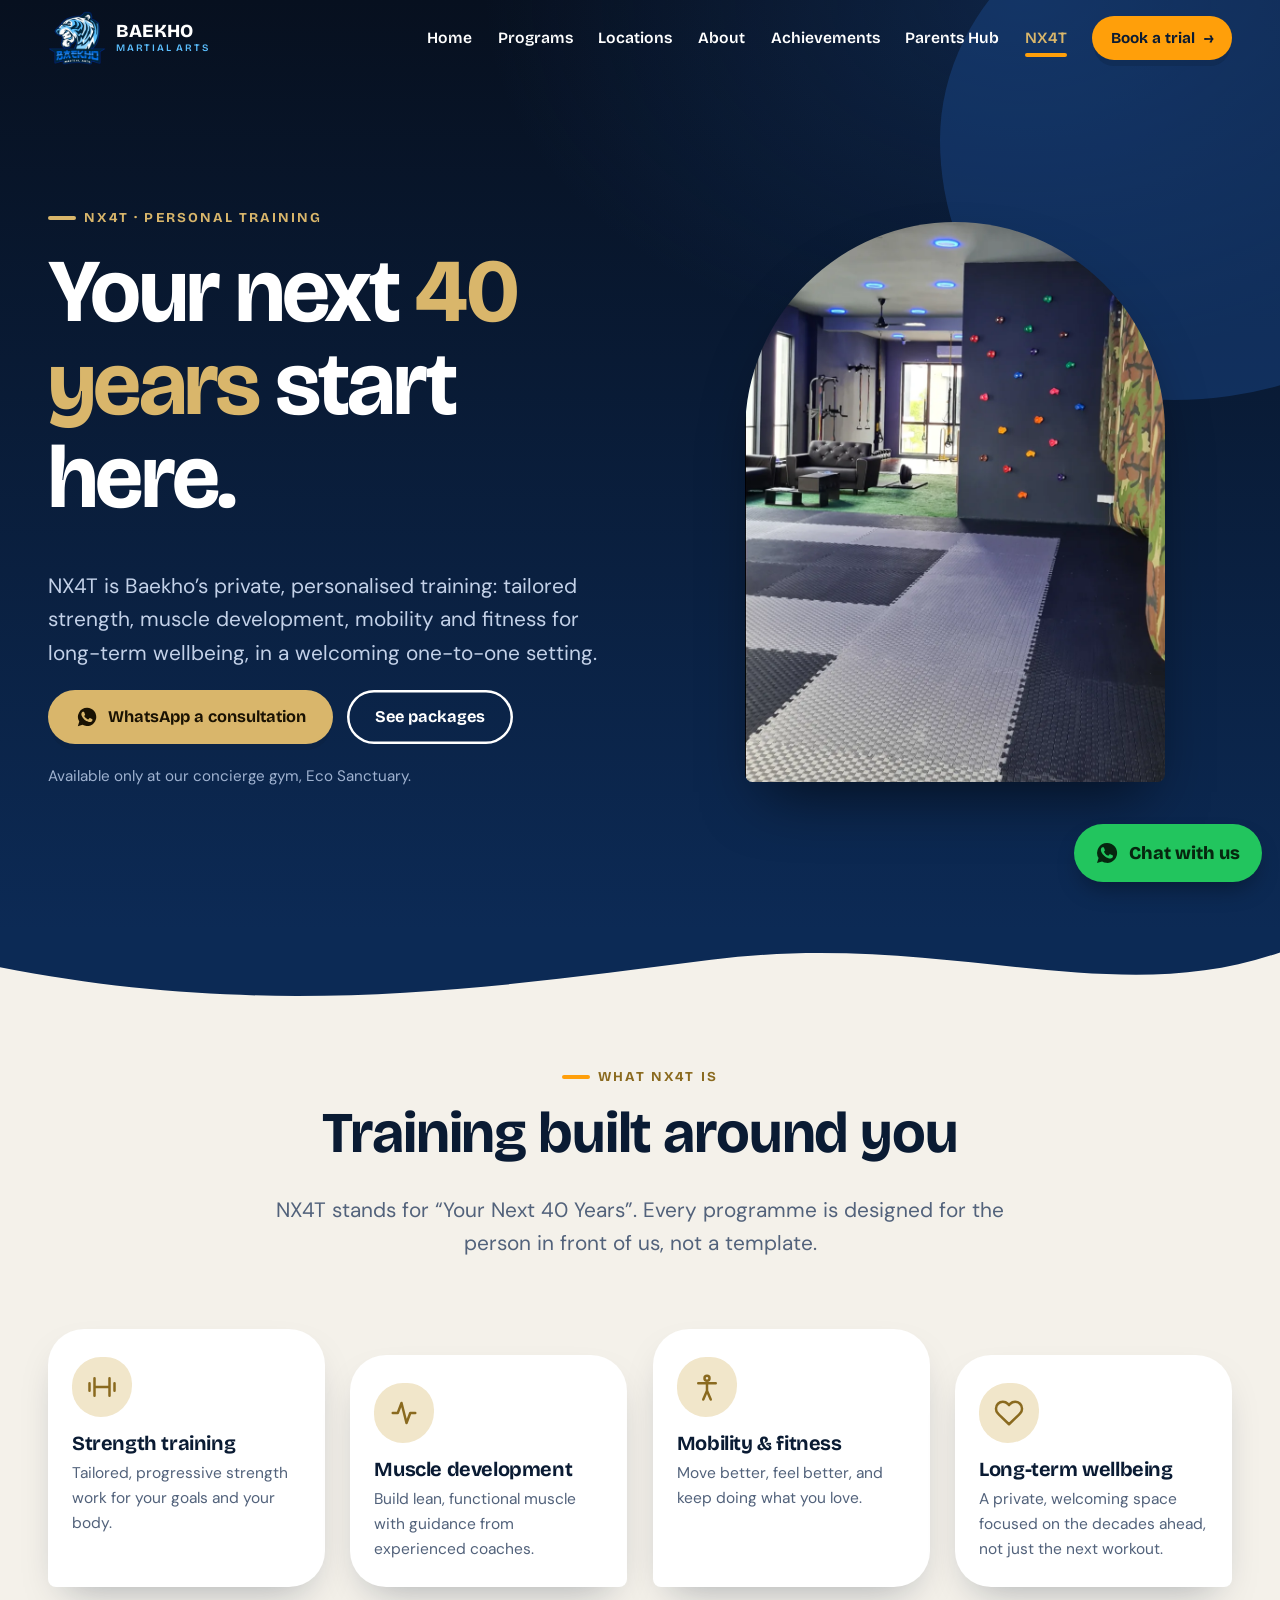
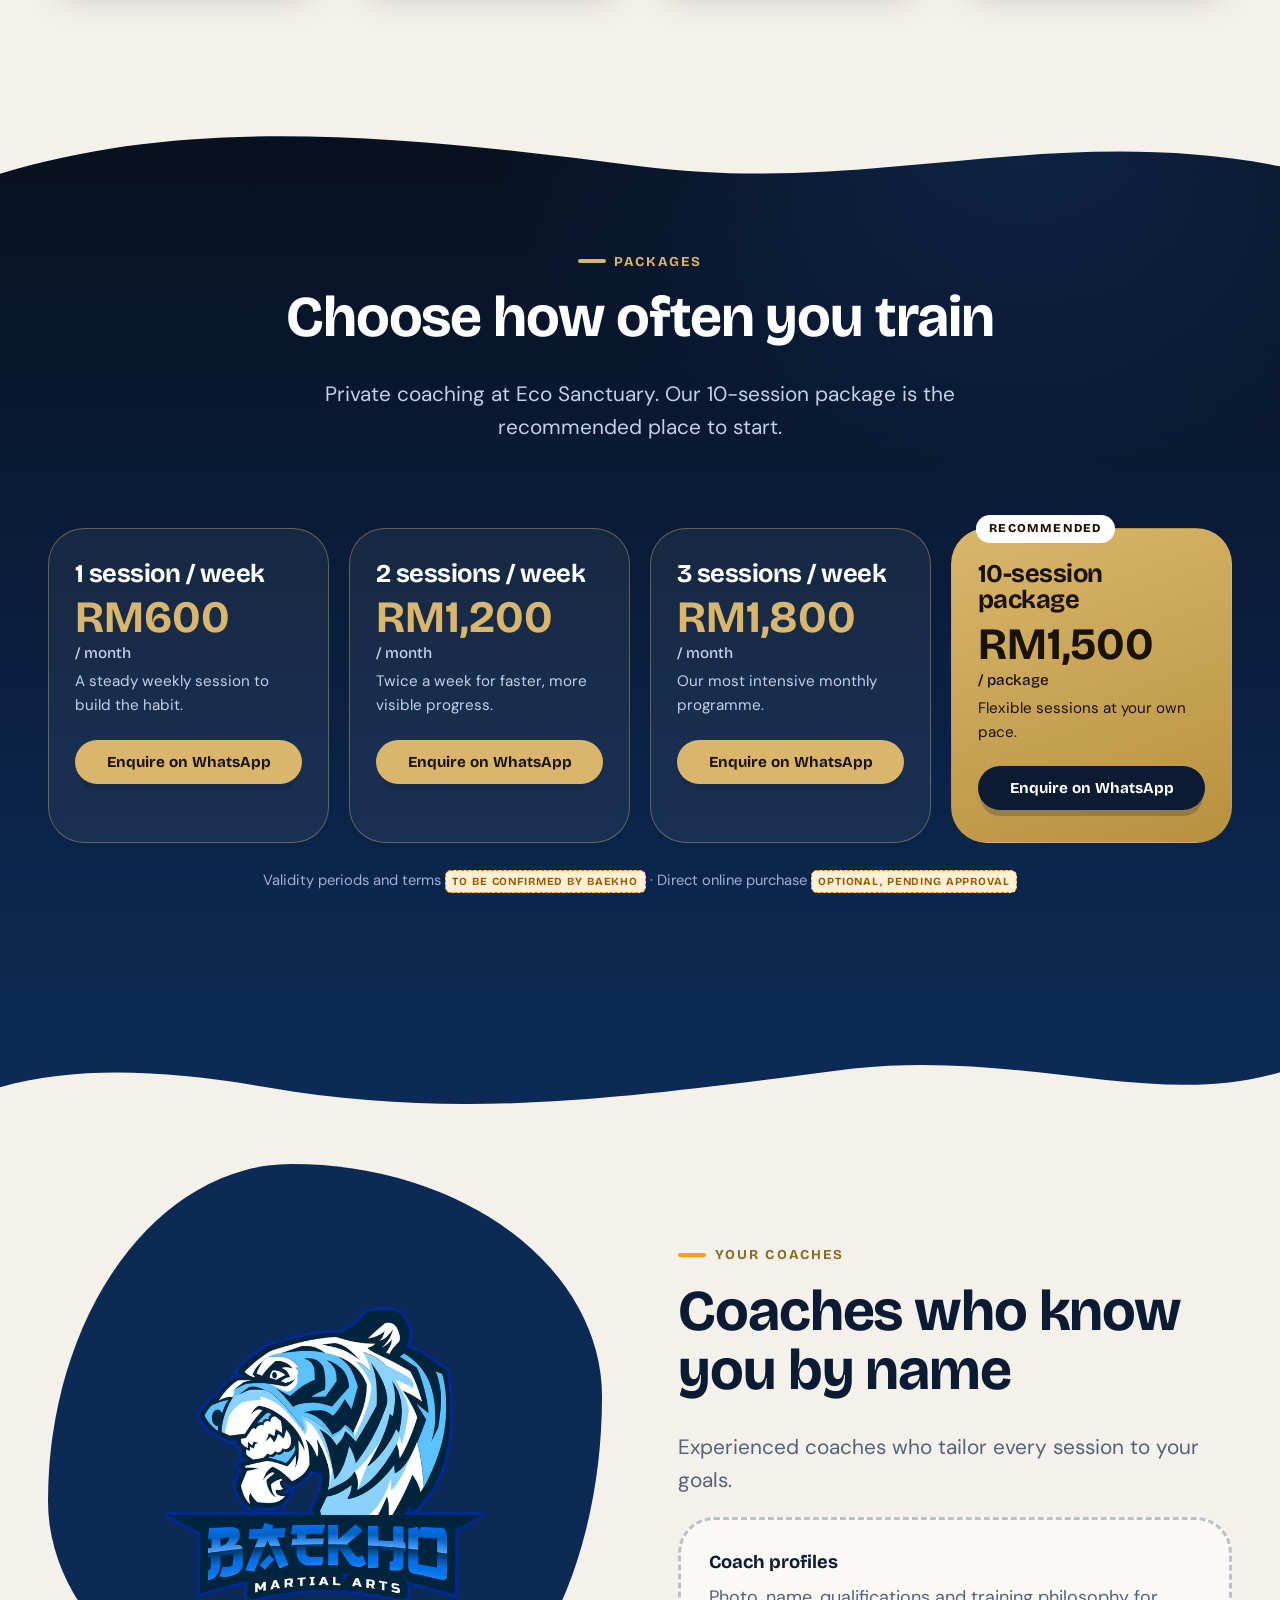
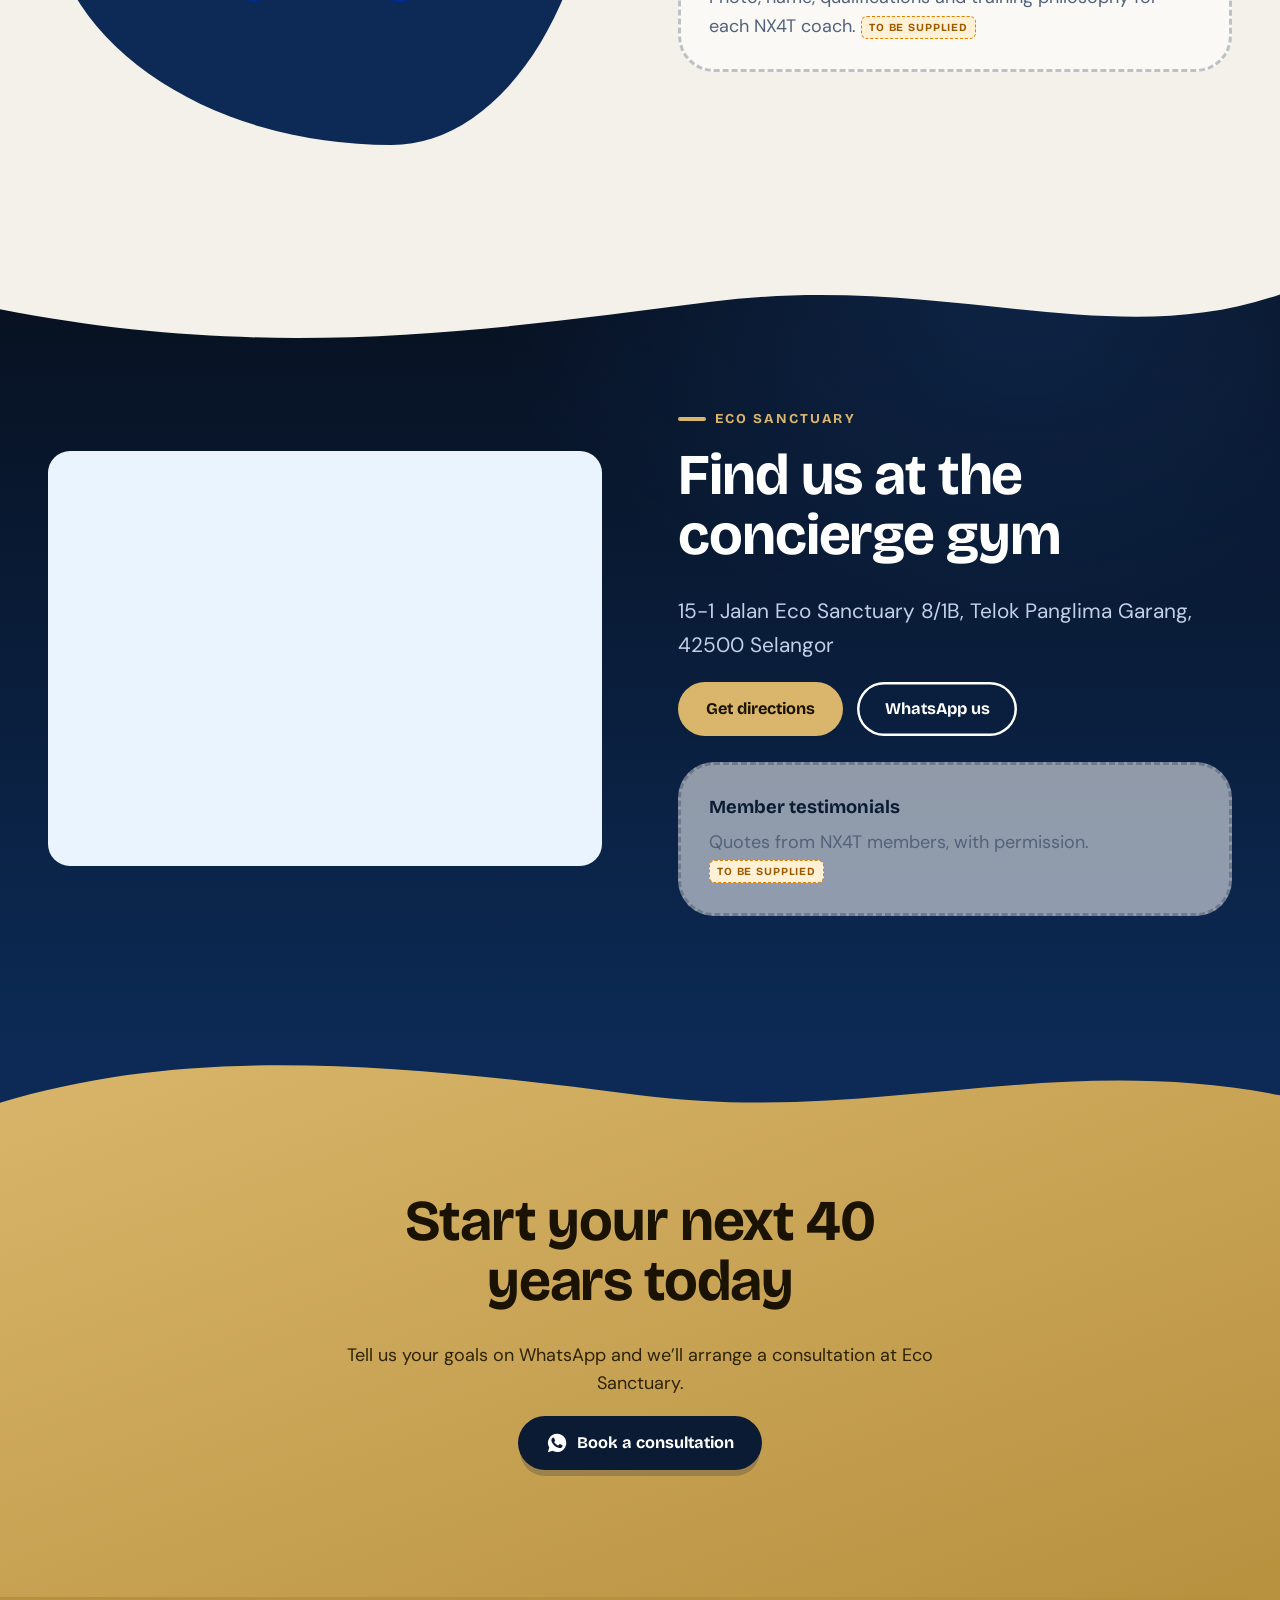
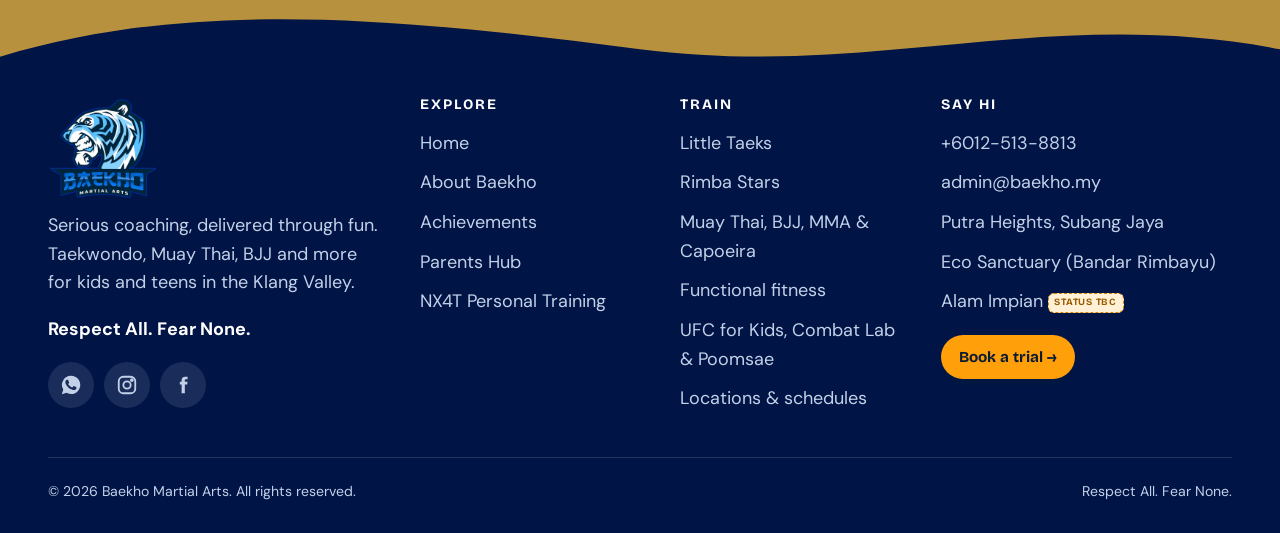
<file: nx4t.html>
<!doctype html>
<html lang="en">
<head>
<meta charset="utf-8">
<meta name="viewport" content="width=device-width,initial-scale=1">
<title>NX4T Personal Training | Baekho Martial Arts</title>
<meta name="description" content="NX4T — Your Next 40 Years. Private, personalised strength, mobility and fitness training at Baekho’s concierge gym in Eco Sanctuary.">
<meta property="og:title" content="NX4T Personal Training | Baekho Martial Arts">
<meta property="og:description" content="NX4T — Your Next 40 Years. Private, personalised strength, mobility and fitness training at Baekho’s concierge gym in Eco Sanctuary.">
<meta property="og:image" content="img/photo-eco-gym.webp">
<meta name="theme-color" content="#0A6CF0">
<link rel="icon" href="img/logo.webp">
<link rel="preconnect" href="https://fonts.googleapis.com"><link rel="preconnect" href="https://fonts.gstatic.com" crossorigin>
<link href="https://fonts.googleapis.com/css2?family=Bricolage+Grotesque:opsz,wght@12..96,600;12..96,700;12..96,800&family=DM+Sans:wght@400;500;600;700&display=swap" rel="stylesheet">
<link rel="stylesheet" href="css/styles.css">
</head>
<body class="nx nx-page">
<a class="skip" href="#main">Skip to content</a>
<header id="site-header"></header>
<main id="main">
<section class="sec nx-hero" style="padding-top:clamp(130px,16vw,200px)">
  <i class="blob" style="width:520px;height:520px;background:#1B4A8F;right:-180px;top:-120px;opacity:.45"></i>
  <div class="wrap split">
    <div>
      <span class="eyebrow rv">NX4T · Personal training</span>
      <h1 class="rv" style="font-size:clamp(2.8rem,7vw,5.6rem)">Your next <span style="color:var(--gold)">40 years</span> start here.</h1>
      <p class="lead rv">NX4T is Baekho’s private, personalised training: tailored strength, muscle development, mobility and fitness for long-term wellbeing, in a welcoming one-to-one setting.</p>
      <div class="btn-row rv"><a class="btn gold" href="https://wa.me/60125138813?text=Hi%20Baekho%2C%20I%E2%80%99d%20like%20to%20book%20an%20NX4T%20consultation%20at%20Eco%20Sanctuary." target="_blank" rel="noopener" data-track="nx4t_whatsapp_click"><svg viewBox="0 0 24 24" width="22" height="22" fill="currentColor" aria-hidden="true"><path d="M12.04 2a9.9 9.9 0 0 0-8.46 15.04L2 22l5.1-1.5A9.94 9.94 0 1 0 12.04 2Zm5.8 14.1c-.25.7-1.45 1.33-2 1.4-.52.07-1.17.1-1.9-.12a17 17 0 0 1-1.72-.64c-3.03-1.3-5-4.35-5.15-4.55-.15-.2-1.22-1.62-1.22-3.1 0-1.47.77-2.2 1.04-2.5.27-.3.6-.37.8-.37h.58c.19 0 .44-.07.68.52.25.6.85 2.08.93 2.23.07.15.12.32.02.52-.1.2-.15.32-.3.5-.15.17-.31.38-.44.51-.15.15-.3.3-.13.6.17.3.77 1.27 1.65 2.05 1.13 1 2.08 1.31 2.38 1.46.3.15.47.12.65-.07.17-.2.75-.87.95-1.17.2-.3.4-.25.67-.15.27.1 1.73.82 2.03.97.3.15.5.22.57.35.07.12.07.72-.18 1.4Z"/></svg> WhatsApp a consultation</a><a class="btn ghost" href="#packages" style="color:#fff">See packages</a></div>
      <p class="rv" style="margin-top:20px;color:#9fb2d0;font-size:.95rem">Available only at our concierge gym, Eco Sanctuary.</p>
    </div>
    <div class="visual rv right"><div class="main mask-arch zoom" style="aspect-ratio:3/4;max-width:420px;margin-inline:auto;box-shadow:0 30px 60px -20px rgba(0,0,0,.6)"><img src="img/photo-eco-gym.webp" alt="Baekho Eco Sanctuary concierge gym with mats, climbing wall and weights" width="900" height="1996" style="object-position:50% 65%"></div></div>
  </div>
</section>

<section class="sec" style="background:#F4F1EA">
  <i class="wave top" data-c="#0C2A55" data-v="1"></i>
  <div class="wrap">
    <div class="sec-head rv"><span class="eyebrow" style="color:#8a6a1f">What NX4T is</span><h2 style="font-weight:700">Training built around you</h2><p class="lead">NX4T stands for “Your Next 40 Years”. Every programme is designed for the person in front of us, not a template.</p></div>
    <div class="benefits">
      <article class="benefit rv"><div class="ic" style="background:#F1E6CA;color:#8a6a1f"><svg viewBox="0 0 24 24" fill="none" stroke="currentColor" stroke-width="2" stroke-linecap="round" stroke-linejoin="round"><path d="M6 5v14M18 5v14M2 9v6M22 9v6M6 12h12"/></svg></div><h3>Strength training</h3><p>Tailored, progressive strength work for your goals and your body.</p></article>
      <article class="benefit rv" style="--d:.08s"><div class="ic" style="background:#F1E6CA;color:#8a6a1f"><svg viewBox="0 0 24 24" fill="none" stroke="currentColor" stroke-width="2" stroke-linecap="round" stroke-linejoin="round"><path d="M3 12h4l3-8 4 16 3-8h4"/></svg></div><h3>Muscle development</h3><p>Build lean, functional muscle with guidance from experienced coaches.</p></article>
      <article class="benefit rv" style="--d:.16s"><div class="ic" style="background:#F1E6CA;color:#8a6a1f"><svg viewBox="0 0 24 24" fill="none" stroke="currentColor" stroke-width="2" stroke-linecap="round" stroke-linejoin="round"><circle cx="12" cy="5" r="2"/><path d="M5 9h14M12 9v6M9 22l3-7 3 7"/></svg></div><h3>Mobility &amp; fitness</h3><p>Move better, feel better, and keep doing what you love.</p></article>
      <article class="benefit rv" style="--d:.24s"><div class="ic" style="background:#F1E6CA;color:#8a6a1f"><svg viewBox="0 0 24 24" fill="none" stroke="currentColor" stroke-width="2" stroke-linecap="round" stroke-linejoin="round"><path d="M20.800 4.600a5.500 5.500 0 0 0-7.800 0L12 5.700l-1-1.100a5.500 5.500 0 0 0-7.800 7.800l1 1.100L12 21l7.800-7.500 1-1.100a5.500 5.500 0 0 0 0-7.800Z"/></svg></div><h3>Long-term wellbeing</h3><p>A private, welcoming space focused on the decades ahead, not just the next workout.</p></article>
    </div>
  </div>
</section>

<section class="sec nx-hero" id="packages">
  <i class="wave top" data-c="#F4F1EA" data-v="2"></i>
  <div class="wrap">
    <div class="sec-head rv"><span class="eyebrow">Packages</span><h2 style="color:#fff;font-weight:700">Choose how often you train</h2><p class="lead">Private coaching at Eco Sanctuary. Our 10-session package is the recommended place to start.</p></div>
    <div class="nx-grid">
      <div class="nx-card rv" style="--d:0s"><h3>1 session / week</h3><div class="amt">RM600 <small>/ month</small></div><p>A steady weekly session to build the habit.</p><a class="btn sm gold" style="margin-top:14px" href="https://wa.me/60125138813?text=Hi%20Baekho%2C%20I%E2%80%99d%20like%20to%20book%20an%20NX4T%20consultation%20at%20Eco%20Sanctuary." target="_blank" rel="noopener" data-track="nx4t_whatsapp_click">Enquire on WhatsApp</a></div>
      <div class="nx-card rv" style="--d:0.08s"><h3>2 sessions / week</h3><div class="amt">RM1,200 <small>/ month</small></div><p>Twice a week for faster, more visible progress.</p><a class="btn sm gold" style="margin-top:14px" href="https://wa.me/60125138813?text=Hi%20Baekho%2C%20I%E2%80%99d%20like%20to%20book%20an%20NX4T%20consultation%20at%20Eco%20Sanctuary." target="_blank" rel="noopener" data-track="nx4t_whatsapp_click">Enquire on WhatsApp</a></div>
      <div class="nx-card rv" style="--d:0.16s"><h3>3 sessions / week</h3><div class="amt">RM1,800 <small>/ month</small></div><p>Our most intensive monthly programme.</p><a class="btn sm gold" style="margin-top:14px" href="https://wa.me/60125138813?text=Hi%20Baekho%2C%20I%E2%80%99d%20like%20to%20book%20an%20NX4T%20consultation%20at%20Eco%20Sanctuary." target="_blank" rel="noopener" data-track="nx4t_whatsapp_click">Enquire on WhatsApp</a></div>
      <div class="nx-card rec rv" style="--d:0.24s"><span class="flag">Recommended</span><h3>10-session package</h3><div class="amt">RM1,500 <small>/ package</small></div><p>Flexible sessions at your own pace.</p><a class="btn sm navy" style="margin-top:14px" href="https://wa.me/60125138813?text=Hi%20Baekho%2C%20I%E2%80%99d%20like%20to%20book%20an%20NX4T%20consultation%20at%20Eco%20Sanctuary." target="_blank" rel="noopener" data-track="nx4t_whatsapp_click">Enquire on WhatsApp</a></div>
    </div>
    <p class="rv" style="text-align:center;margin-top:26px;color:#9fb2d0;font-size:.92rem">Validity periods and terms <span class="tbc">to be confirmed by Baekho</span> · Direct online purchase <span class="tbc">optional, pending approval</span></p>
  </div>
</section>

<section class="sec" style="background:#F4F1EA">
  <i class="wave top" data-c="#0C2A55" data-v="3"></i>
  <div class="wrap split">
    <div class="visual rv left"><div class="main mask-b zoom" style="background:#0C2A55;display:grid;place-items:center"><img src="img/logo.webp" alt="Baekho Martial Arts logo" width="400" height="366" style="width:60%;height:auto;object-fit:contain"></div></div>
    <div class="rv right">
      <span class="eyebrow" style="color:#8a6a1f">Your coaches</span>
      <h2 style="font-weight:700">Coaches who know you by name</h2>
      <p class="lead">Experienced coaches who tailor every session to your goals.</p>
      <div class="ph-card" style="text-align:left"><b>Coach profiles</b>Photo, name, qualifications and training philosophy for each NX4T coach. <span class="tbc">to be supplied</span></div>
    </div>
  </div>
</section>

<section class="sec nx-hero">
  <i class="wave top" data-c="#F4F1EA" data-v="1"></i>
  <div class="wrap split rev">
    <div>
      <span class="eyebrow">Eco Sanctuary</span>
      <h2 style="color:#fff;font-weight:700">Find us at the concierge gym</h2>
      <p class="lead">15-1 Jalan Eco Sanctuary 8/1B, Telok Panglima Garang, 42500 Selangor</p>
      <div class="btn-row"><a class="btn gold" href="https://www.google.com/maps/dir/?api=1&destination=Baekho%20Martial%20Arts%2C%2015-1%20Jalan%20Eco%20Sanctuary%208%2F1B%2C%20Telok%20Panglima%20Garang%2C%2042500%20Selangor" target="_blank" rel="noopener">Get directions</a><a class="btn ghost" style="color:#fff" href="https://wa.me/60125138813?text=Hi%20Baekho%2C%20I%E2%80%99d%20like%20to%20book%20an%20NX4T%20consultation%20at%20Eco%20Sanctuary." target="_blank" rel="noopener" data-track="nx4t_whatsapp_click">WhatsApp us</a></div>
      <div class="ph-card" style="text-align:left;margin-top:26px"><b>Member testimonials</b>Quotes from NX4T members, with permission. <span class="tbc">to be supplied</span></div>
    </div>
    <iframe class="map" title="Map of Baekho Eco Sanctuary" loading="lazy" referrerpolicy="no-referrer-when-downgrade" src="https://maps.google.com/maps?q=15-1%20Jalan%20Eco%20Sanctuary%208%2F1B%2C%20Telok%20Panglima%20Garang%2C%2042500%20Selangor&output=embed" style="aspect-ratio:4/3"></iframe>
  </div>
</section>

<section class="sec" style="background:linear-gradient(160deg,#D9B66B,#B8913F);text-align:center;overflow:hidden">
  <i class="wave top" data-c="#0C2A55" data-v="2"></i>
  <div class="wrap" style="padding-top:20px">
    <h2 style="color:#1a1203;font-weight:700;max-width:16ch;margin-inline:auto">Start your next 40 years today</h2>
    <p style="max-width:50ch;margin-inline:auto;color:#2d2208">Tell us your goals on WhatsApp and we’ll arrange a consultation at Eco Sanctuary.</p>
    <a class="btn navy" href="https://wa.me/60125138813?text=Hi%20Baekho%2C%20I%E2%80%99d%20like%20to%20book%20an%20NX4T%20consultation%20at%20Eco%20Sanctuary." target="_blank" rel="noopener" data-track="nx4t_whatsapp_click"><svg viewBox="0 0 24 24" width="22" height="22" fill="currentColor" aria-hidden="true"><path d="M12.04 2a9.9 9.9 0 0 0-8.46 15.04L2 22l5.1-1.5A9.94 9.94 0 1 0 12.04 2Zm5.8 14.1c-.25.7-1.45 1.33-2 1.4-.52.07-1.17.1-1.9-.12a17 17 0 0 1-1.72-.64c-3.03-1.3-5-4.35-5.15-4.55-.15-.2-1.22-1.62-1.22-3.1 0-1.47.77-2.2 1.04-2.5.27-.3.6-.37.8-.37h.58c.19 0 .44-.07.68.52.25.6.85 2.08.93 2.23.07.15.12.32.02.52-.1.2-.15.32-.3.5-.15.17-.31.38-.44.51-.15.15-.3.3-.13.6.17.3.77 1.27 1.65 2.05 1.13 1 2.08 1.31 2.38 1.46.3.15.47.12.65-.07.17-.2.75-.87.95-1.17.2-.3.4-.25.67-.15.27.1 1.73.82 2.03.97.3.15.5.22.57.35.07.12.07.72-.18 1.4Z"/></svg> Book a consultation</a>
  </div>
</section>
</main>
<footer id="site-footer" data-c="#B8913F"></footer>
<script src="js/site.js"></script>
</body>
</html>
</file>
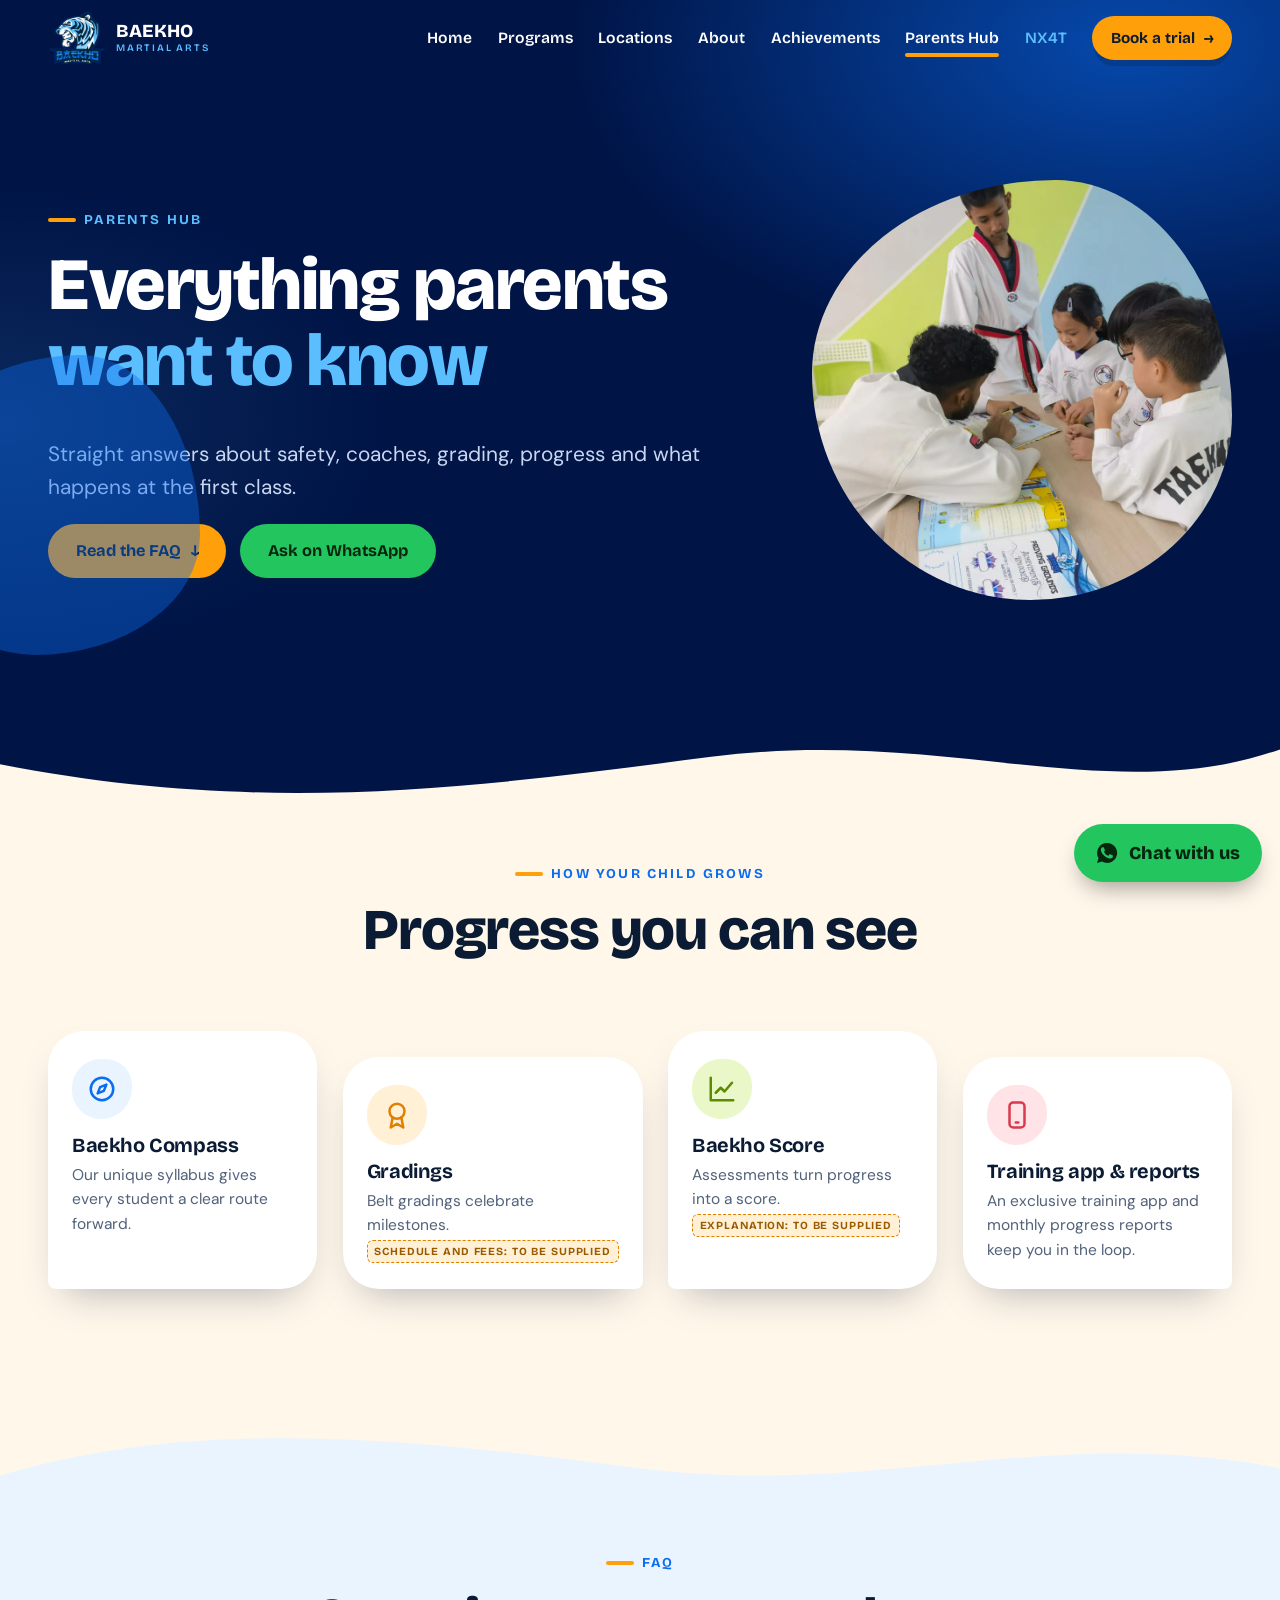
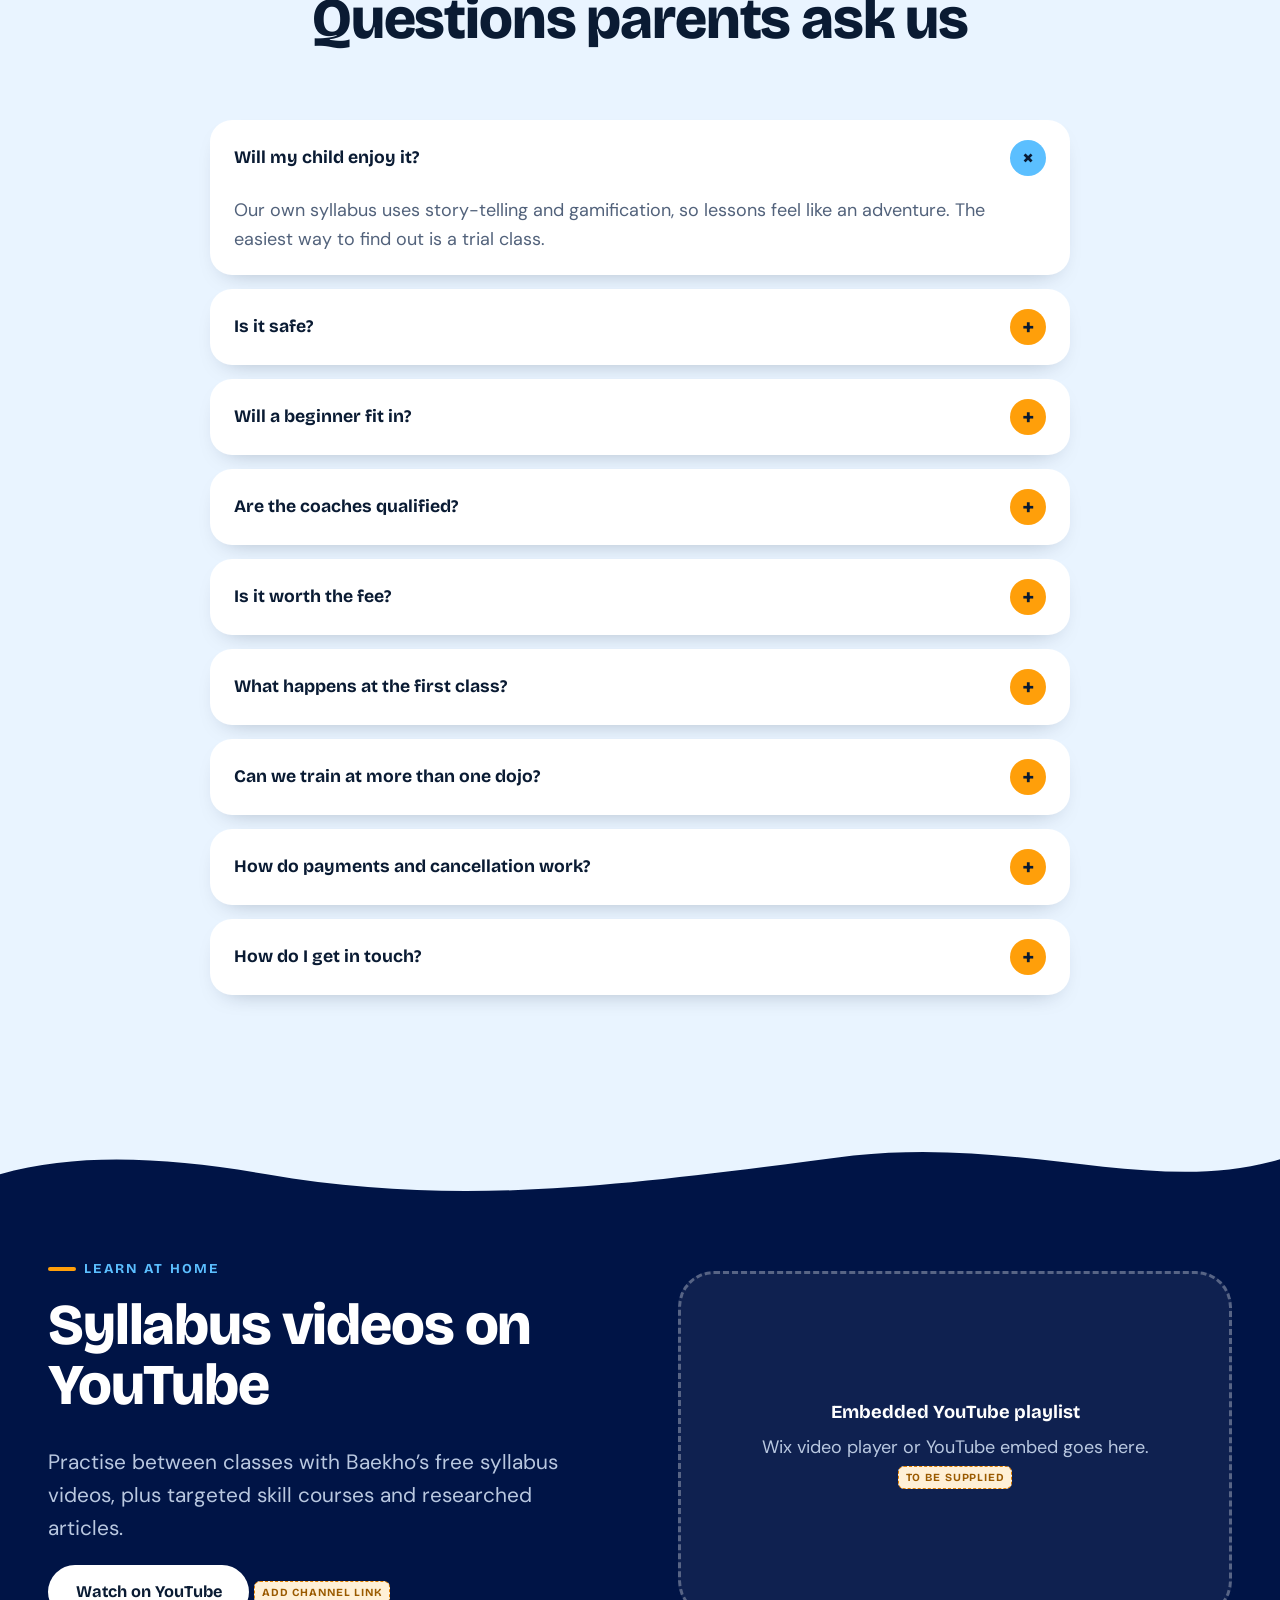
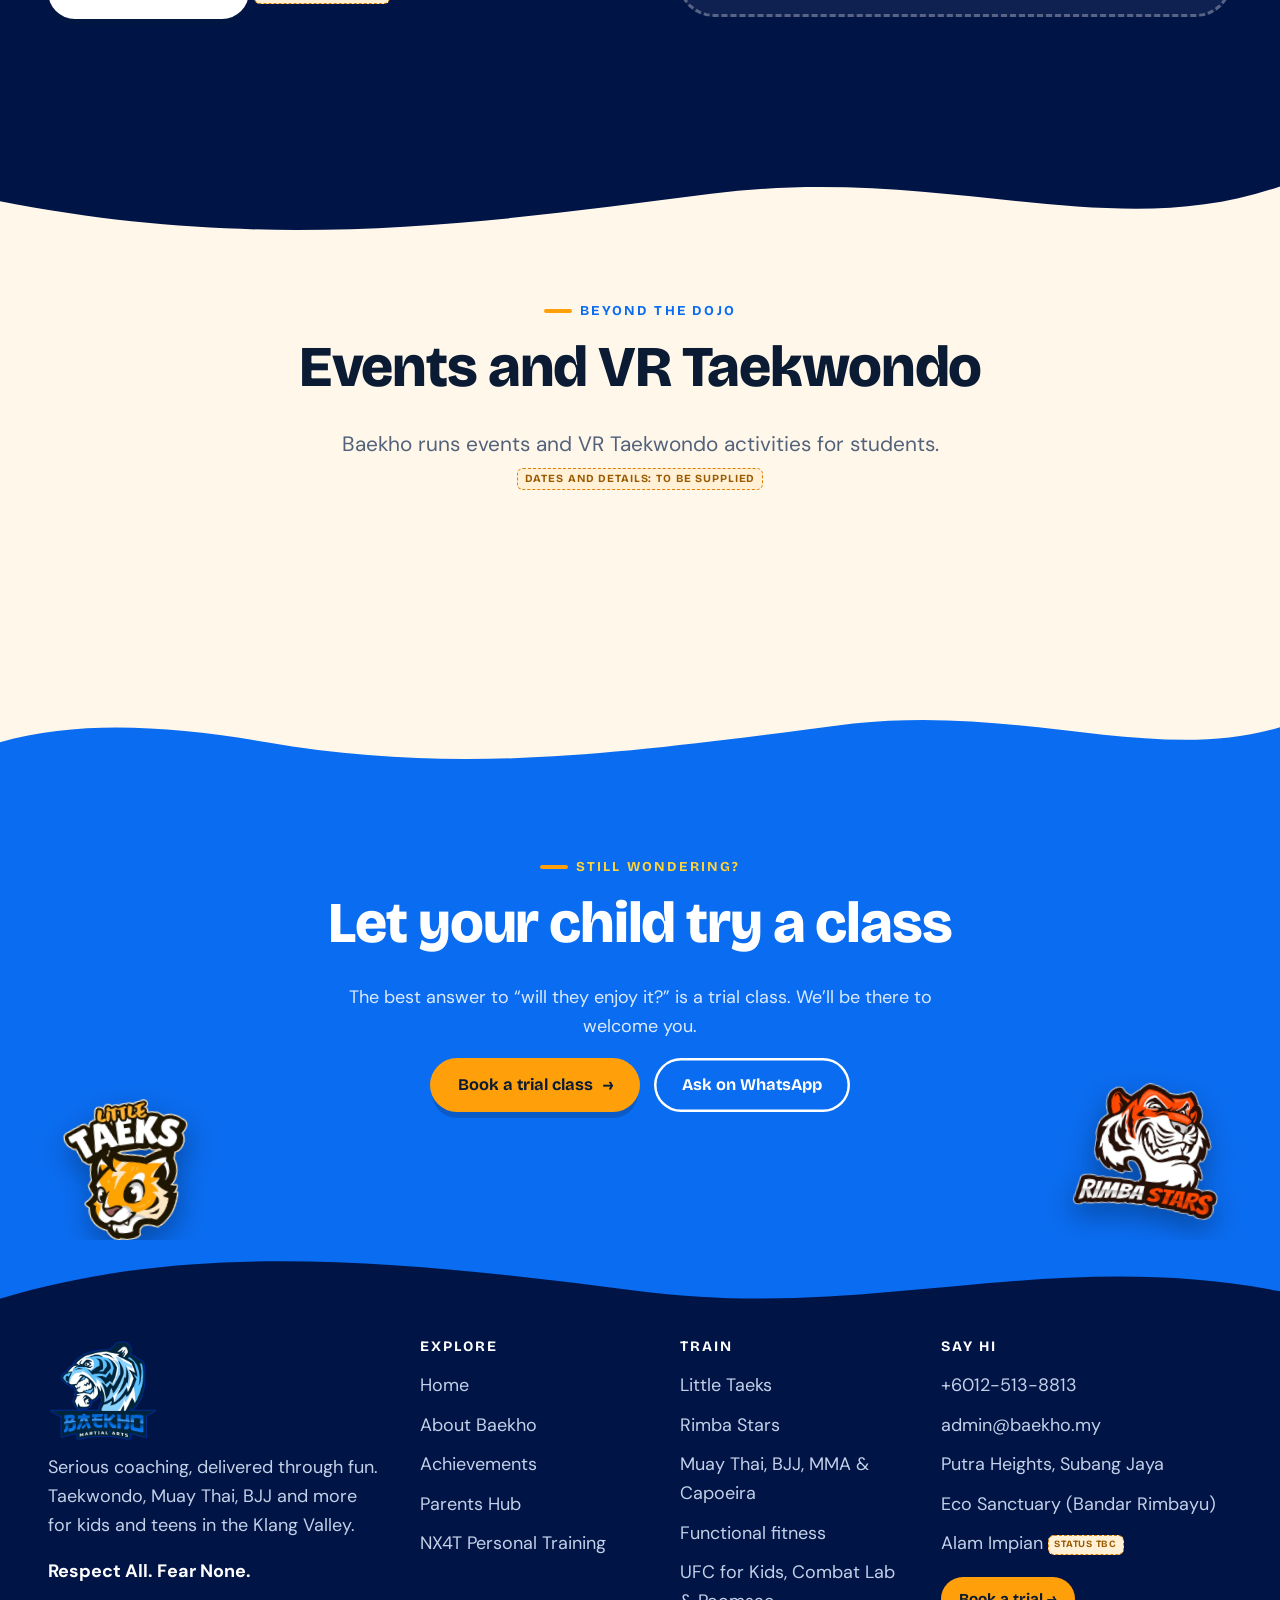
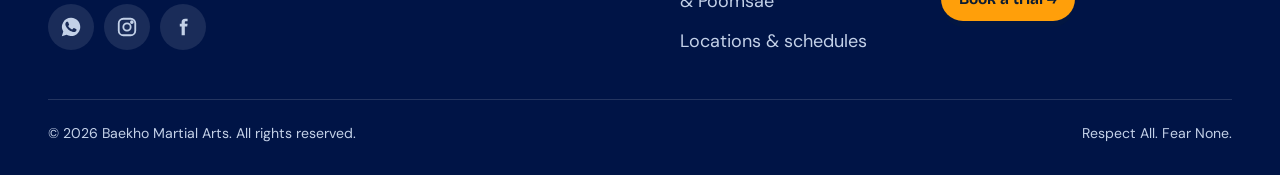
<file: parents-hub.html>
<!doctype html>
<html lang="en">
<head>
<meta charset="utf-8">
<meta name="viewport" content="width=device-width,initial-scale=1">
<title>Parents Hub | Baekho Martial Arts</title>
<meta name="description" content="FAQs for parents: safety, coaches, grading, the Baekho Score and what happens at the first class.">
<meta property="og:title" content="Parents Hub | Baekho Martial Arts">
<meta property="og:description" content="FAQs for parents: safety, coaches, grading, the Baekho Score and what happens at the first class.">
<meta property="og:image" content="img/photo-syllabus.webp">
<meta name="theme-color" content="#0A6CF0">
<link rel="icon" href="img/logo.webp">
<link rel="preconnect" href="https://fonts.googleapis.com"><link rel="preconnect" href="https://fonts.gstatic.com" crossorigin>
<link href="https://fonts.googleapis.com/css2?family=Bricolage+Grotesque:opsz,wght@12..96,600;12..96,700;12..96,800&family=DM+Sans:wght@400;500;600;700&display=swap" rel="stylesheet">
<link rel="stylesheet" href="css/styles.css">
</head>
<body>
<a class="skip" href="#main">Skip to content</a>
<header id="site-header"></header>
<main id="main">
<section class="phero" style="background:radial-gradient(800px 500px at 90% 0%,rgba(166,214,58,.35),transparent 60%),var(--ice)">
  <i class="blob" style="width:300px;height:300px;background:var(--orange);left:-100px;bottom:-80px;opacity:.4"></i>
  <div class="wrap grid">
    <div>
      <span class="eyebrow rv">Parents Hub</span>
      <h1 class="rv">Everything parents <span class="hl">want to know</span></h1>
      <p class="lead rv">Straight answers about safety, coaches, grading, progress and what happens at the first class.</p>
      <div class="btn-row rv"><a class="btn" href="#faq">Read the FAQ <span class="arr">↓</span></a><a class="btn wa" href="https://wa.me/60125138813" target="_blank" rel="noopener" data-track="whatsapp_click">Ask on WhatsApp</a></div>
    </div>
    <div class="art rv pop"><div class="mask-a zoom"><img src="img/photo-syllabus.webp" alt="A coach explains the Baekho syllabus book to three students" width="960" height="1280"></div></div>
  </div>
</section>

<section class="sec bg-cream">
  <i class="wave top" data-c="#E9F4FF" data-v="1"></i>
  <div class="wrap">
    <div class="sec-head rv"><span class="eyebrow">How your child grows</span><h2>Progress you can see</h2></div>
    <div class="benefits">
      <article class="benefit rv"><div class="ic"><svg viewBox="0 0 24 24" fill="none" stroke="currentColor" stroke-width="2" stroke-linecap="round" stroke-linejoin="round"><circle cx="12" cy="12" r="9"/><path d="m15.5 8.500-2 5-5 2 2-5z"/></svg></div><h3>Baekho Compass</h3><p>Our unique syllabus gives every student a clear route forward.</p></article>
      <article class="benefit rv" style="--d:.08s"><div class="ic"><svg viewBox="0 0 24 24" fill="none" stroke="currentColor" stroke-width="2" stroke-linecap="round" stroke-linejoin="round"><circle cx="12" cy="9" r="6"/><path d="m8.500 14-1.500 8 5-3 5 3-1.500-8"/></svg></div><h3>Gradings</h3><p>Belt gradings celebrate milestones. <span class="tbc">schedule and fees: to be supplied</span></p></article>
      <article class="benefit rv" style="--d:.16s"><div class="ic"><svg viewBox="0 0 24 24" fill="none" stroke="currentColor" stroke-width="2" stroke-linecap="round" stroke-linejoin="round"><path d="M3 3v18h18"/><path d="m7 15 4-4 3 3 6-7"/></svg></div><h3>Baekho Score</h3><p>Assessments turn progress into a score. <span class="tbc">explanation: to be supplied</span></p></article>
      <article class="benefit rv" style="--d:.24s"><div class="ic"><svg viewBox="0 0 24 24" fill="none" stroke="currentColor" stroke-width="2" stroke-linecap="round" stroke-linejoin="round"><rect x="6" y="2" width="12" height="20" rx="3"/><path d="M11 18h2"/></svg></div><h3>Training app &amp; reports</h3><p>An exclusive training app and monthly progress reports keep you in the loop.</p></article>
    </div>
  </div>
</section>

<section class="sec bg-ice" id="faq">
  <i class="wave top" data-c="#FFF7EA" data-v="2"></i>
  <div class="wrap">
    <div class="sec-head rv"><span class="eyebrow">FAQ</span><h2>Questions parents ask us</h2></div>
    <div class="acc rv">
      <details open><summary>Will my child enjoy it?</summary><div class="ans"><div><p>Our own syllabus uses story-telling and gamification, so lessons feel like an adventure. The easiest way to find out is a trial class.</p></div></div></details>
      <details><summary>Is it safe?</summary><div class="ans"><div><p>Little Taeks classes are small groups, so every child feels safe and secure, and our coaches are experienced and certified. Safety policies, equipment and supervision details: <span class="tbc">to be confirmed by Baekho</span></p></div></div></details>
      <details><summary>Will a beginner fit in?</summary><div class="ans"><div><p>Classes are grouped by age (3–6, 7–12 and 13–17), and our child-led approach meets each student where they are. Details on levels and mixed-ability groups: <span class="tbc">to be confirmed by Baekho</span></p></div></div></details>
      <details><summary>Are the coaches qualified?</summary><div class="ans"><div><p>Baekho’s coaches are experienced, certified masters and championship-winning international coaches. Individual coach profiles are on the About page.</p></div></div></details>
      <details><summary>Is it worth the fee?</summary><div class="ans"><div><p>Taekwondo memberships include weekly training, an exclusive training app, the Baekho Compass syllabus, monthly progress reports and access to all locations. Prices are on the Locations page. <span class="tbc">prices to be confirmed</span></p></div></div></details>
      <details><summary>What happens at the first class?</summary><div class="ans"><div><p>Your child will meet the coach and get a feel for the class. A step-by-step first-class guide, including what to wear and bring: <span class="tbc">to be supplied by Baekho</span></p></div></div></details>
      <details><summary>Can we train at more than one dojo?</summary><div class="ans"><div><p>Taekwondo memberships list unlimited access to all locations. Other programs run at specific dojos: see each program for where. <span class="tbc">confirm still current</span></p></div></div></details>
      <details><summary>How do payments and cancellation work?</summary><div class="ans"><div><p>Memberships are paid by auto-debit or credit. The Basic Taekwondo plan lists “cancel anytime”, and a 12-month rate lock-in is also listed. <span class="tbc">confirm terms</span></p></div></div></details>
      <details><summary>How do I get in touch?</summary><div class="ans"><div><p>Message us on WhatsApp at +6012-513-8813, or email admin@baekho.my. We’re happy to help you pick a class.</p></div></div></details>
    </div>
  </div>
</section>

<section class="sec bg-ink">
  <i class="wave top" data-c="#E9F4FF" data-v="3"></i>
  <div class="wrap split">
    <div class="rv left">
      <span class="eyebrow" style="color:var(--sky)">Learn at home</span>
      <h2>Syllabus videos on YouTube</h2>
      <p class="lead">Practise between classes with Baekho’s free syllabus videos, plus targeted skill courses and researched articles.</p>
      <p><a class="btn white" href="#" aria-disabled="true" onclick="return false">Watch on YouTube</a> <span class="tbc">add channel link</span></p>
    </div>
    <div class="rv right ph-card" style="aspect-ratio:16/10;display:grid;place-items:center"><div><b>Embedded YouTube playlist</b>Wix video player or YouTube embed goes here. <span class="tbc">to be supplied</span></div></div>
  </div>
</section>

<section class="sec bg-cream">
  <i class="wave top" data-c="#0A1B33" data-v="1"></i>
  <div class="wrap">
    <div class="sec-head rv"><span class="eyebrow">Beyond the dojo</span><h2>Events and VR Taekwondo</h2><p class="lead">Baekho runs events and VR Taekwondo activities for students. <span class="tbc">dates and details: to be supplied</span></p></div>
  </div>
</section>

<section class="sec cta">
  <i class="wave top" data-c="#FFF7EA" data-v="3"></i>
  <img class="mascot-l" src="img/mascot-little-taeks.webp" alt="" width="230" height="195" loading="lazy">
  <img class="mascot-r" src="img/mascot-rimba-stars.webp" alt="" width="230" height="230" loading="lazy">
  <div class="wrap" style="padding-top:30px"><span class="eyebrow" style="color:var(--sun)">Still wondering?</span><h2>Let your child try a class</h2><p>The best answer to “will they enjoy it?” is a trial class. We’ll be there to welcome you.</p>
  <div class="btn-row" style="justify-content:center"><a class="btn" href="trial.html" data-track="trial_cta_click">Book a trial class <span class="arr">→</span></a><a class="btn ghost" href="https://wa.me/60125138813" target="_blank" rel="noopener" data-track="whatsapp_click">Ask on WhatsApp</a></div></div>
</section>

</main>
<footer id="site-footer" data-c="#0A6CF0"></footer>
<script src="js/site.js"></script>
</body>
</html>
</file>
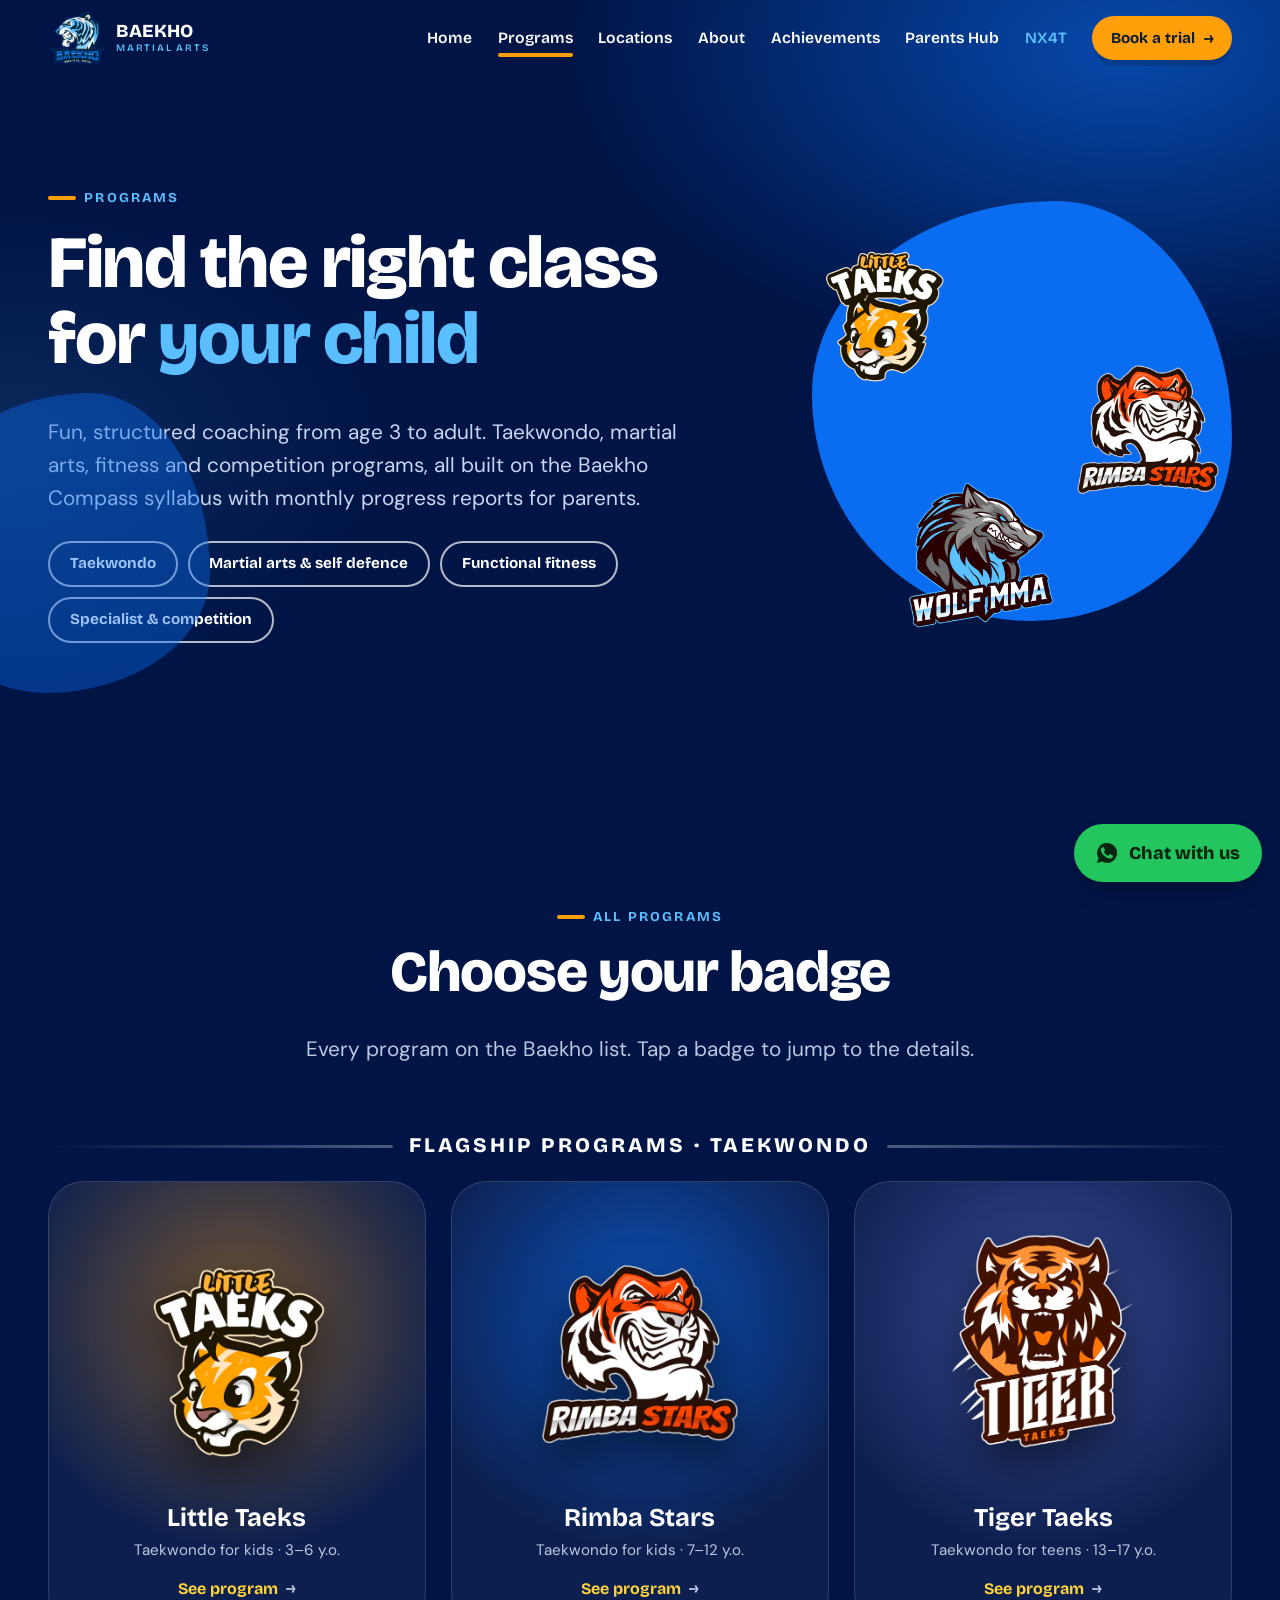
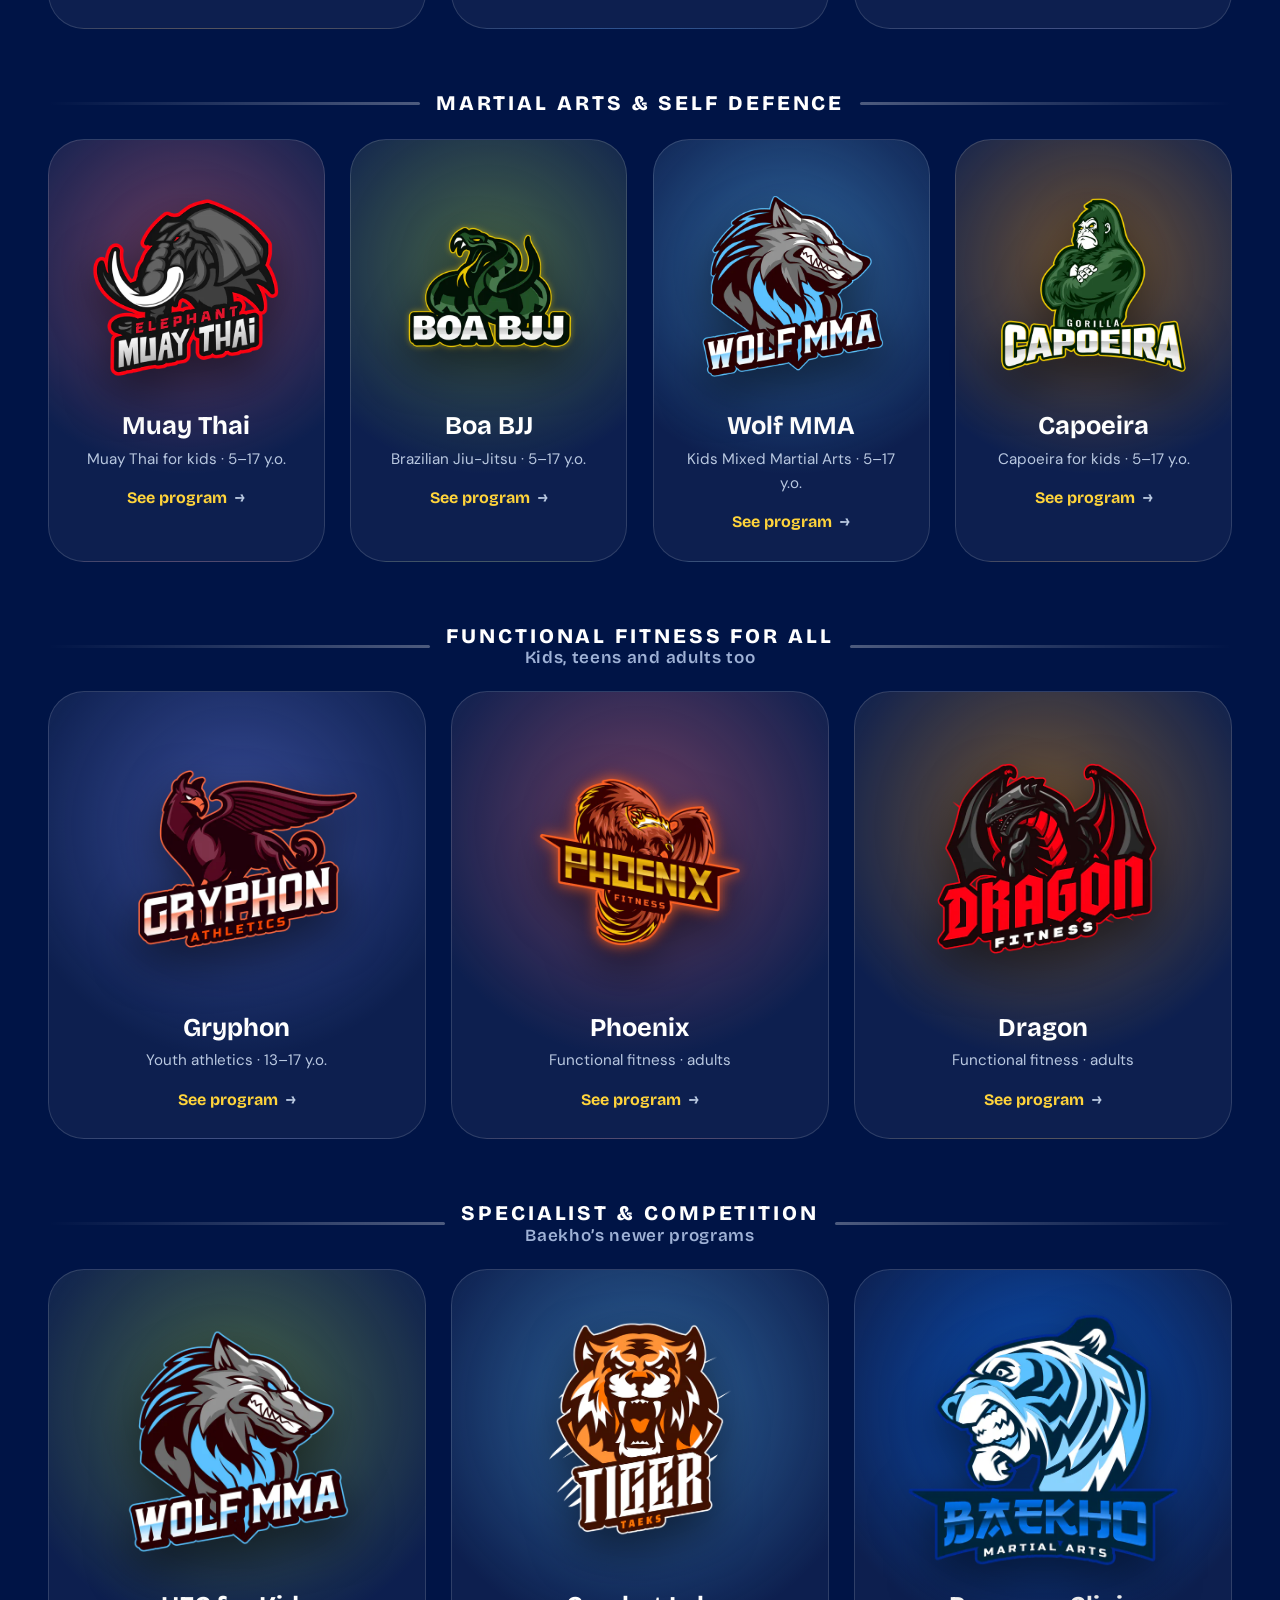
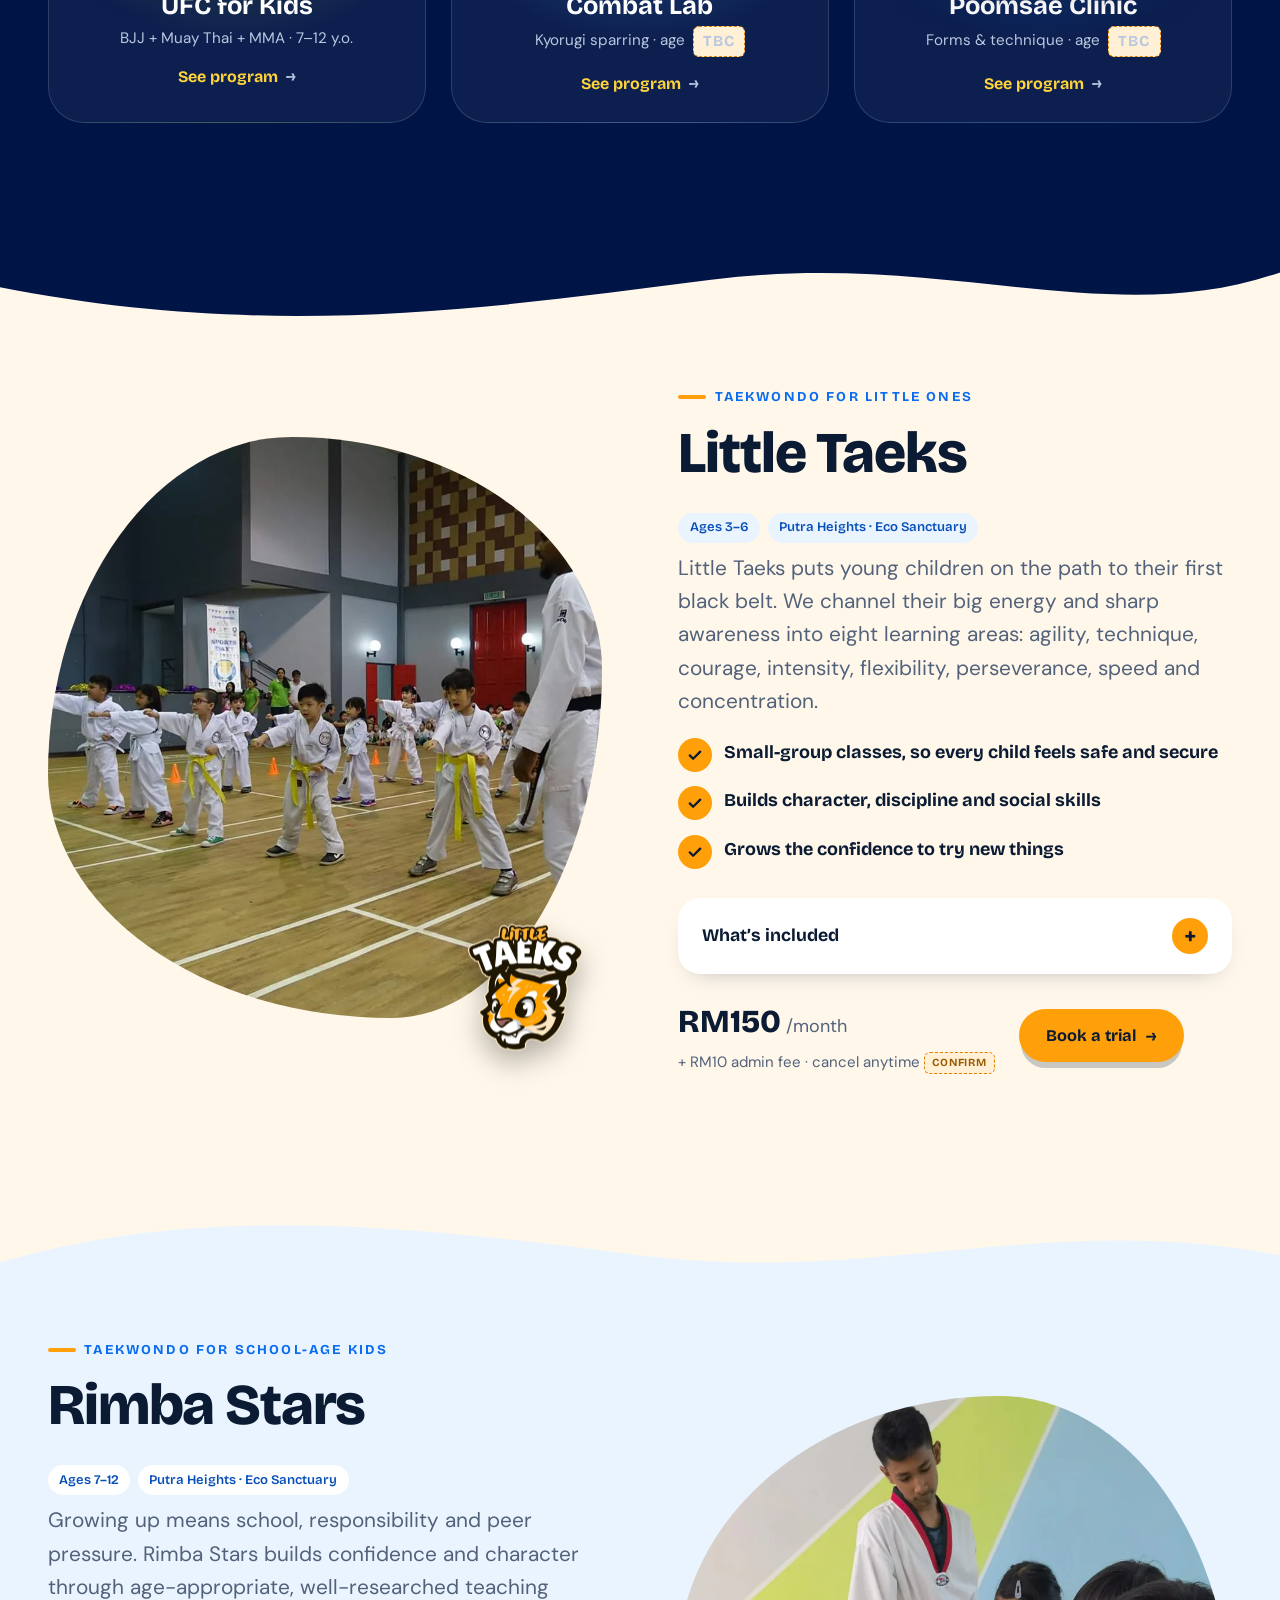
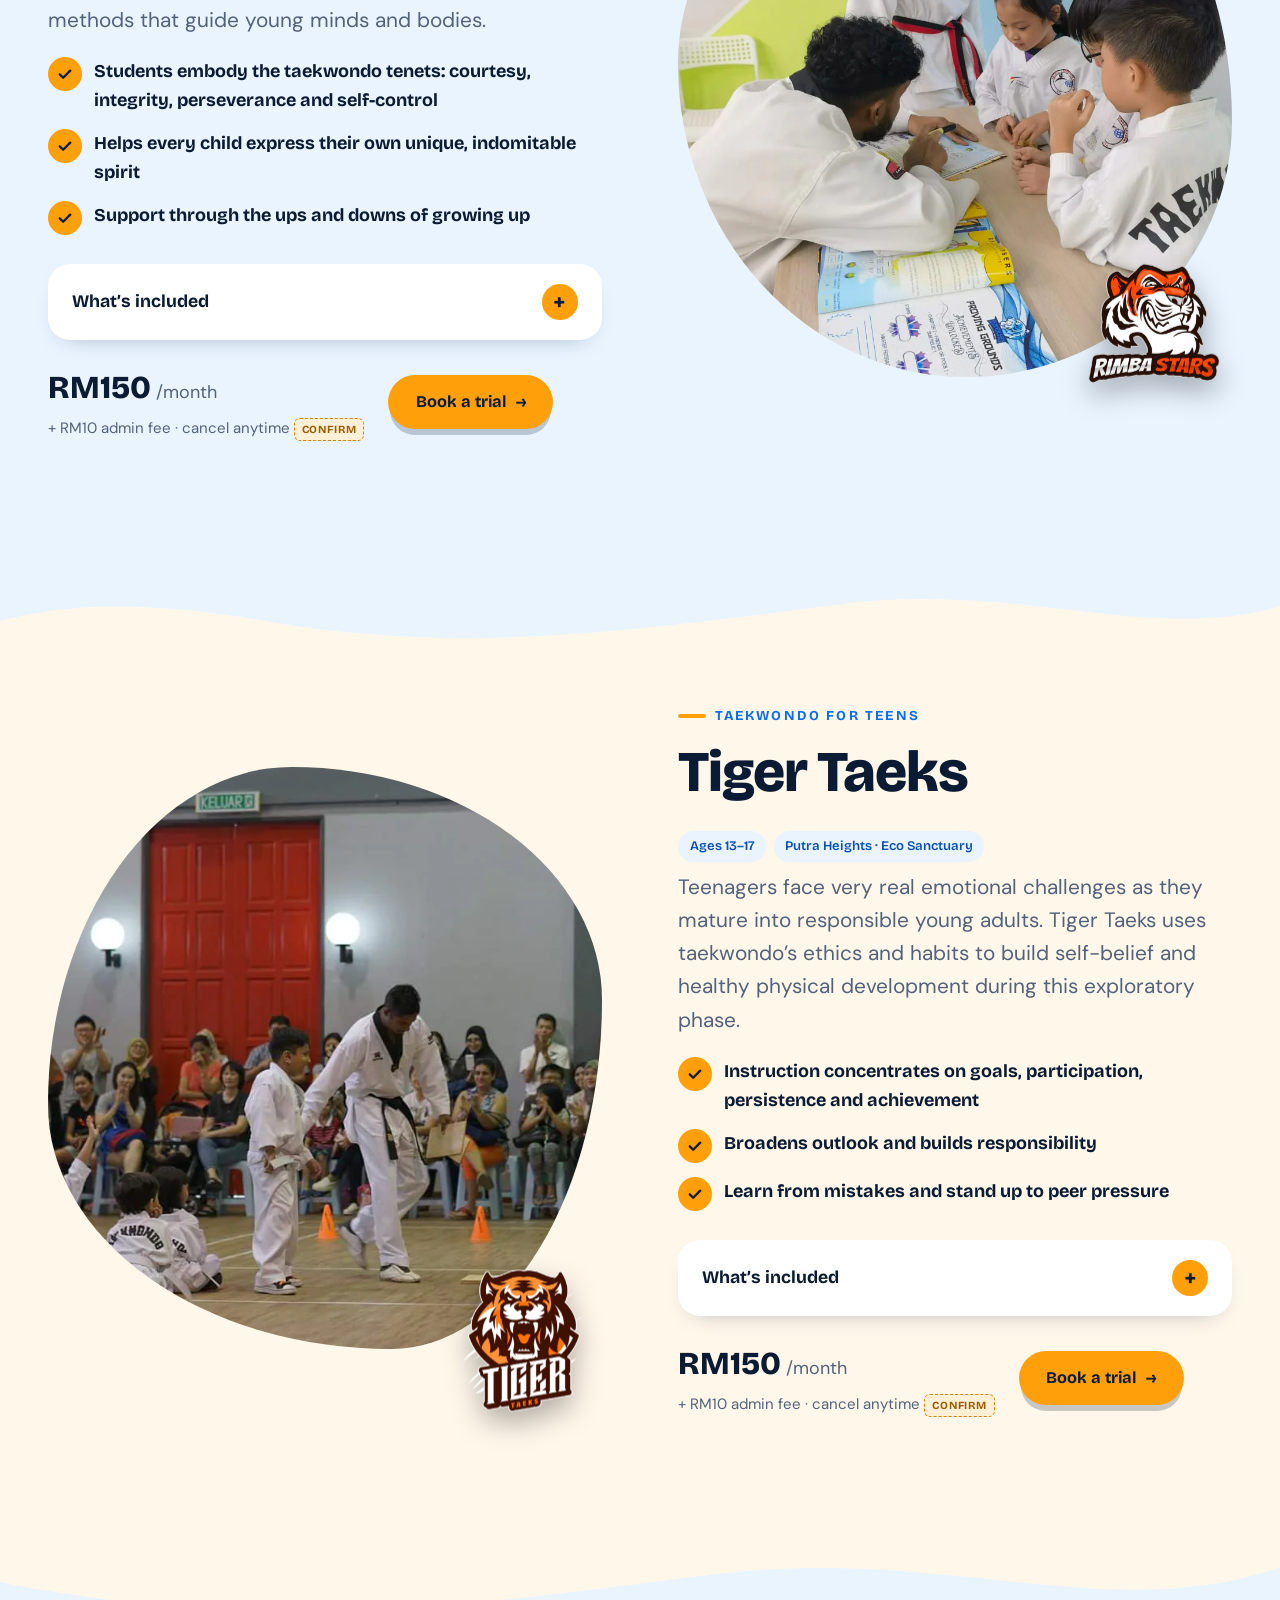
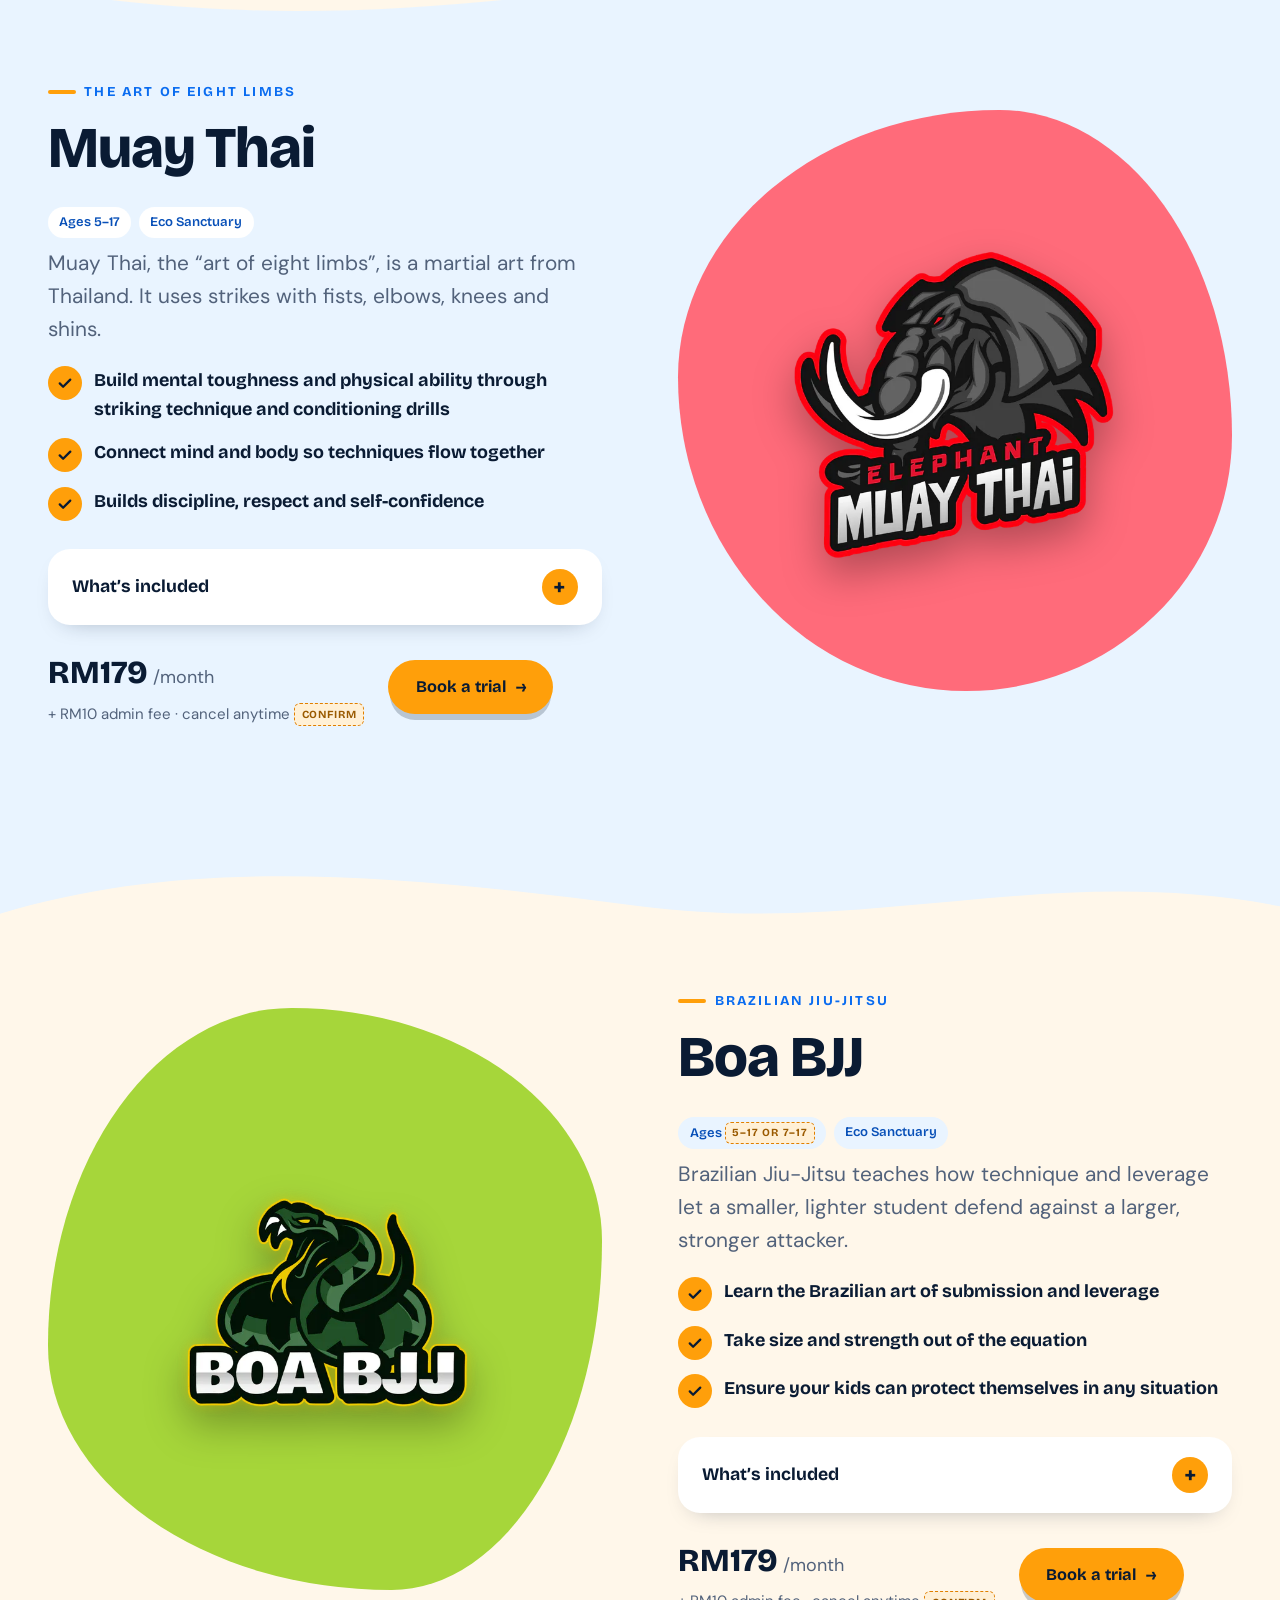
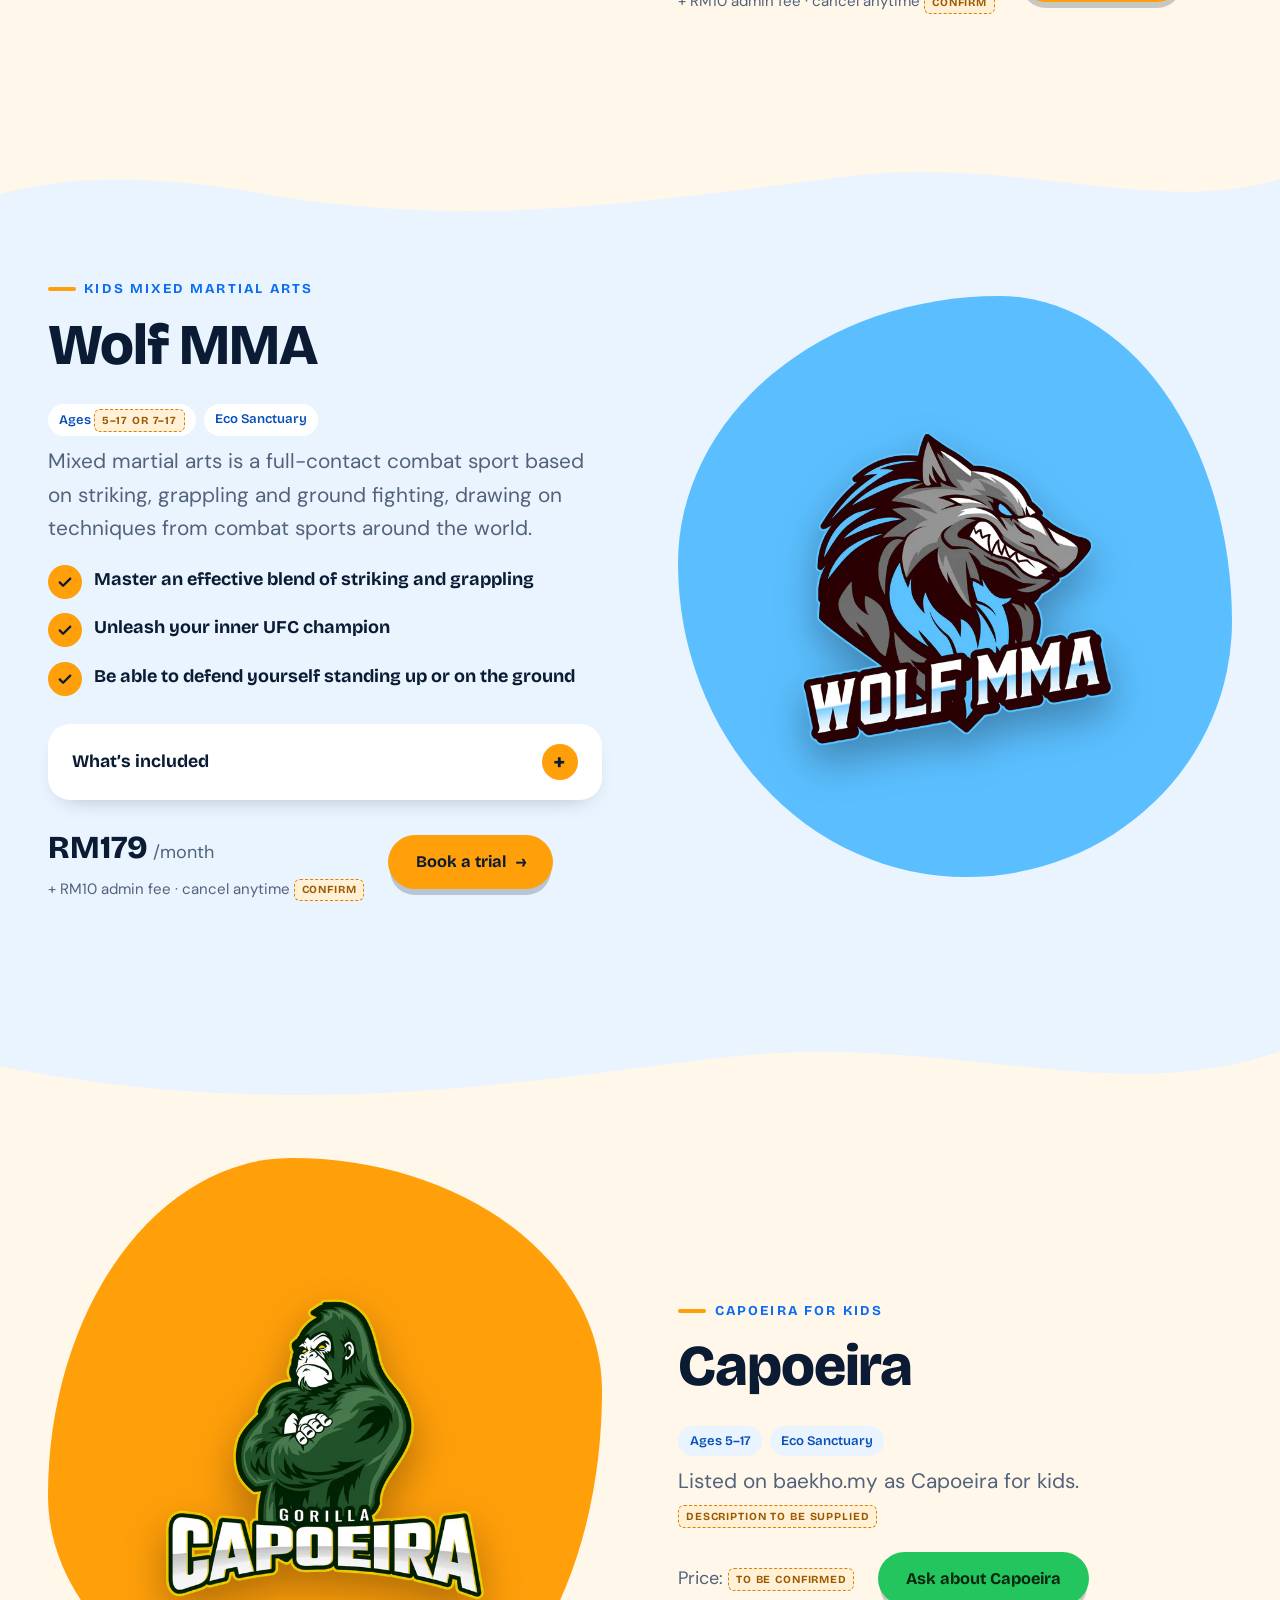
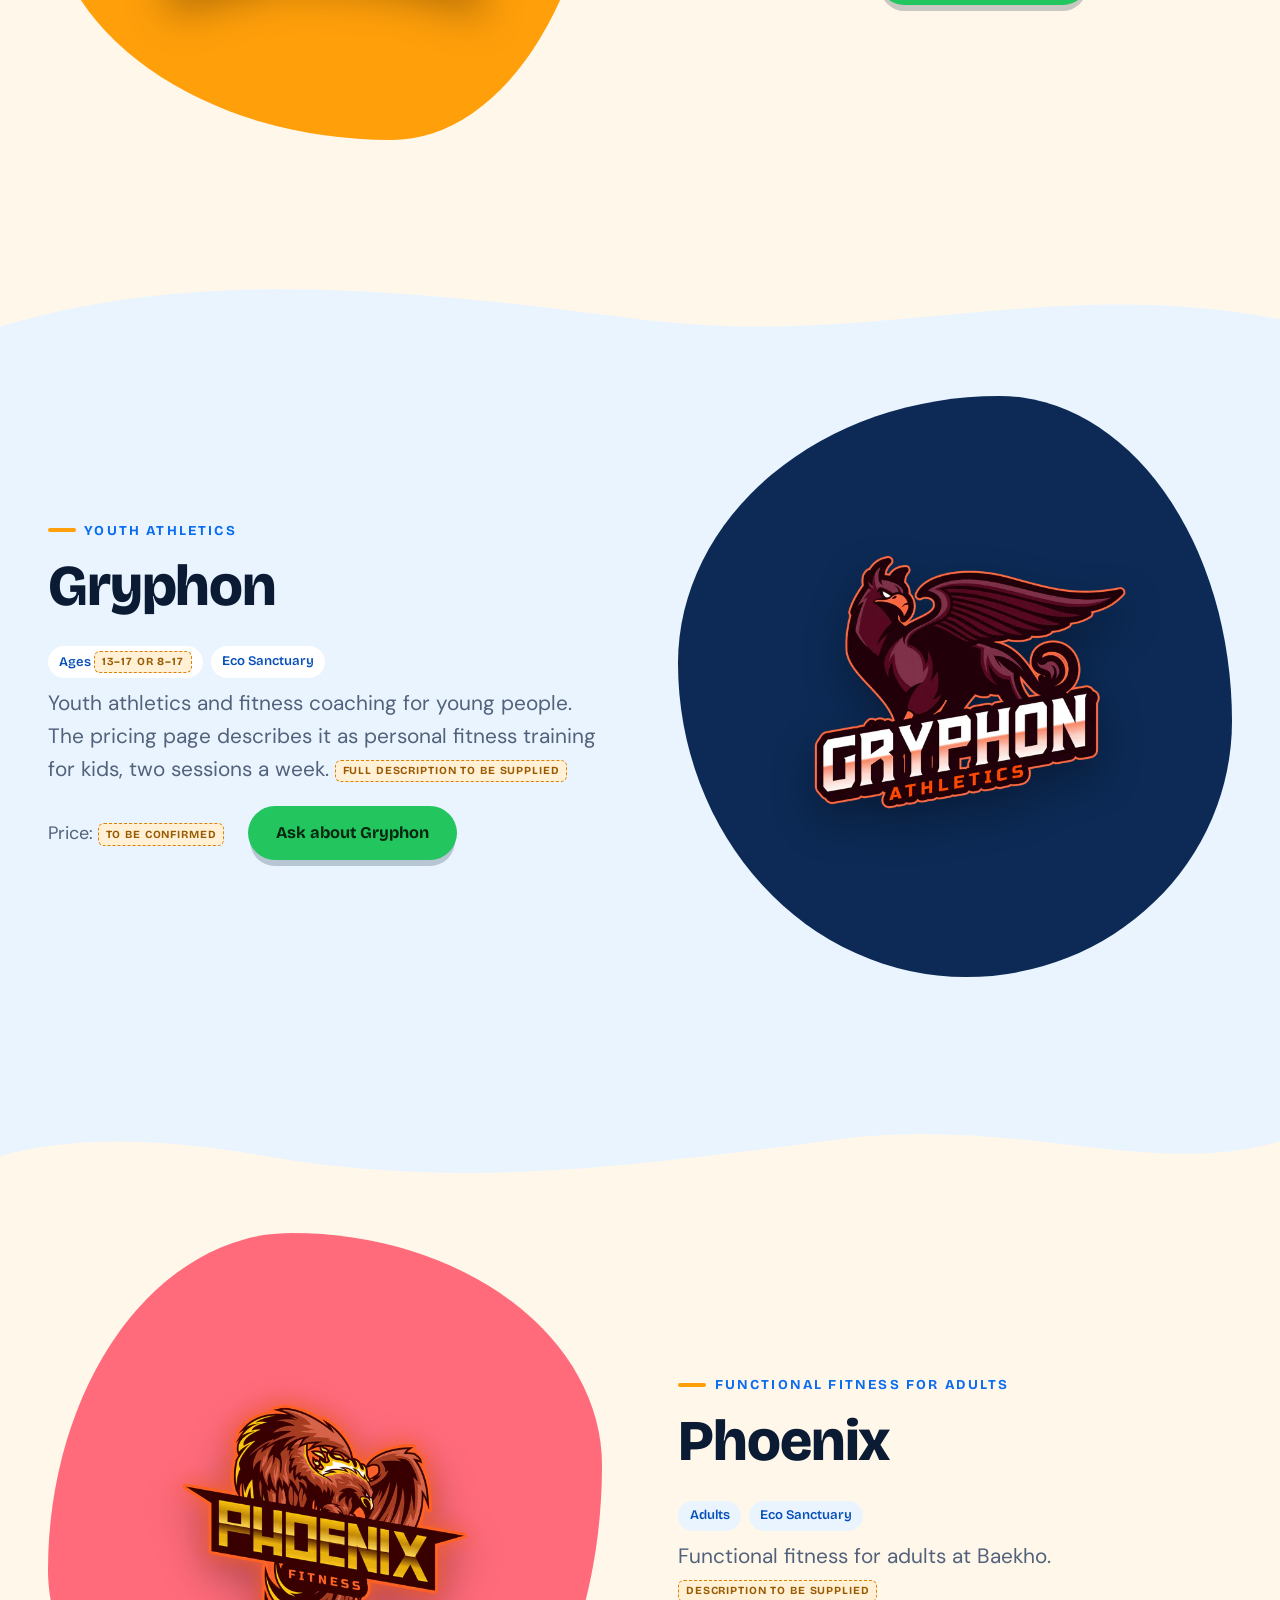
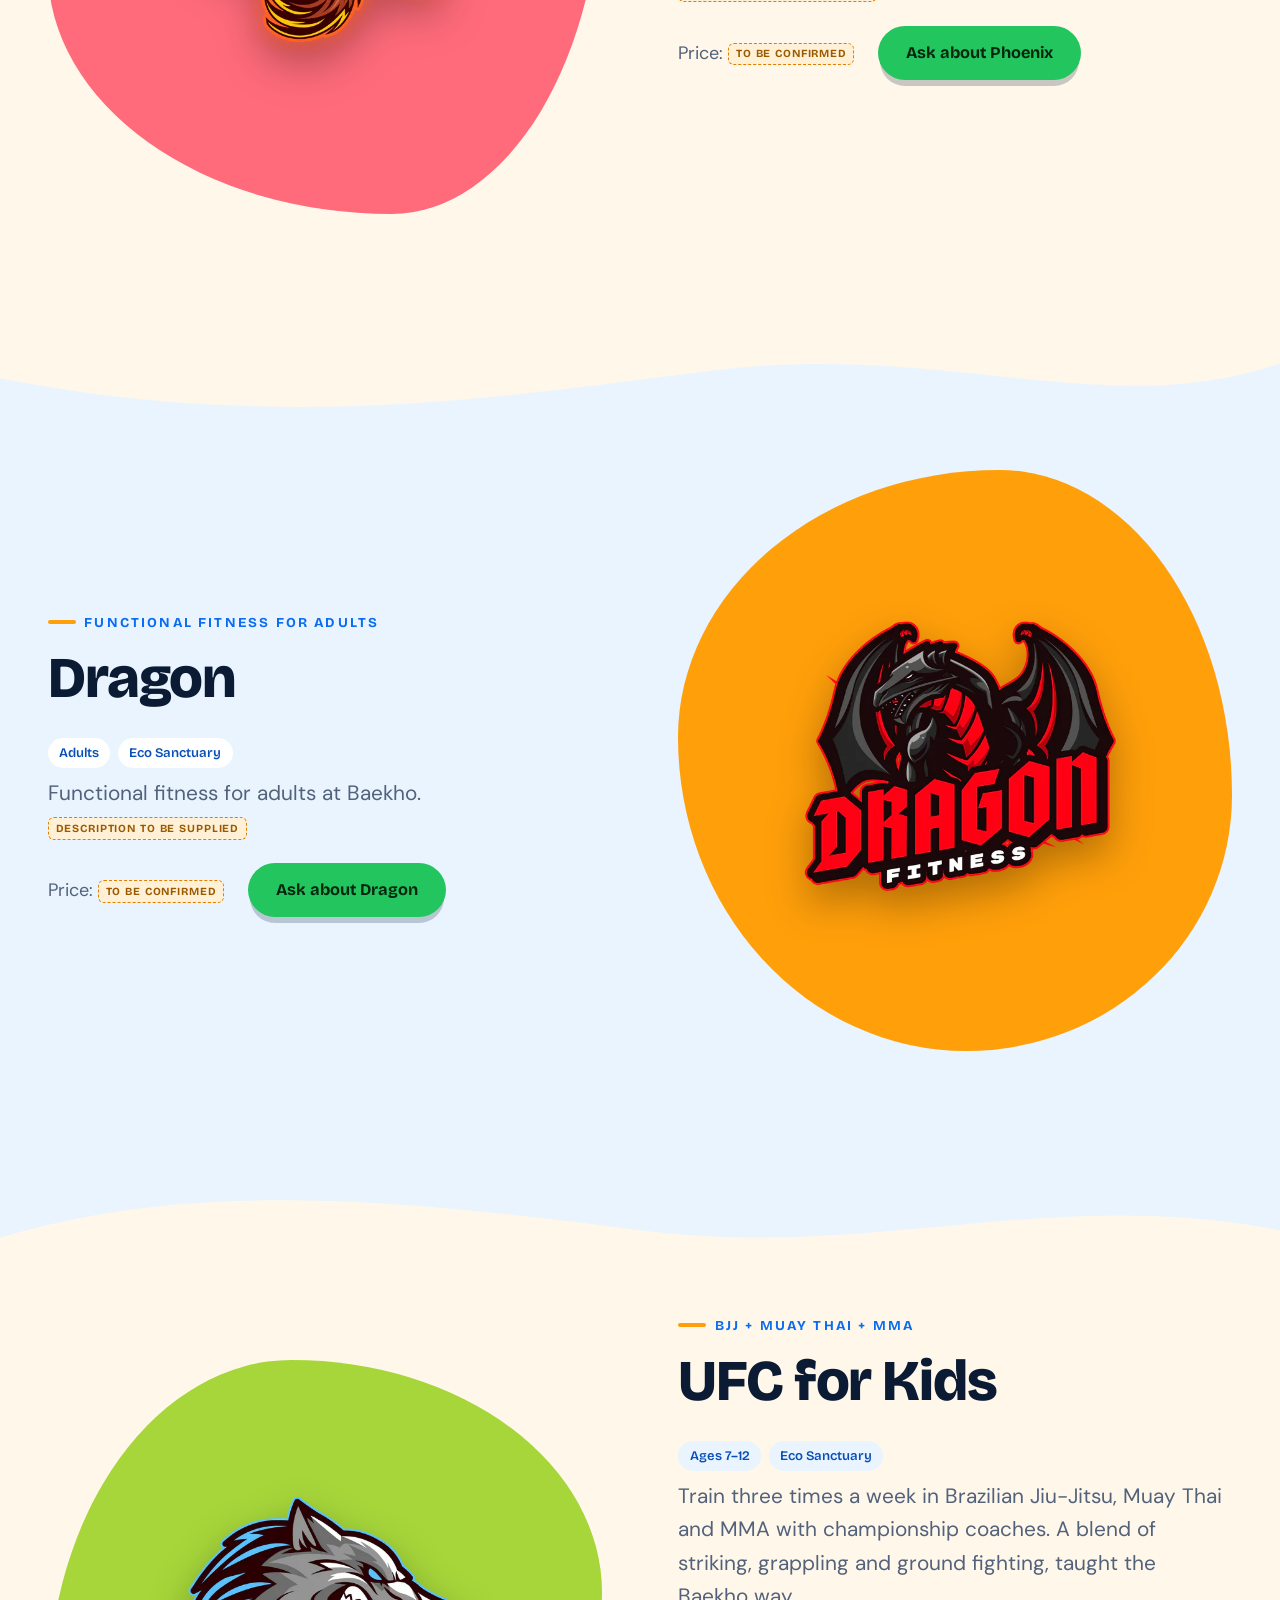
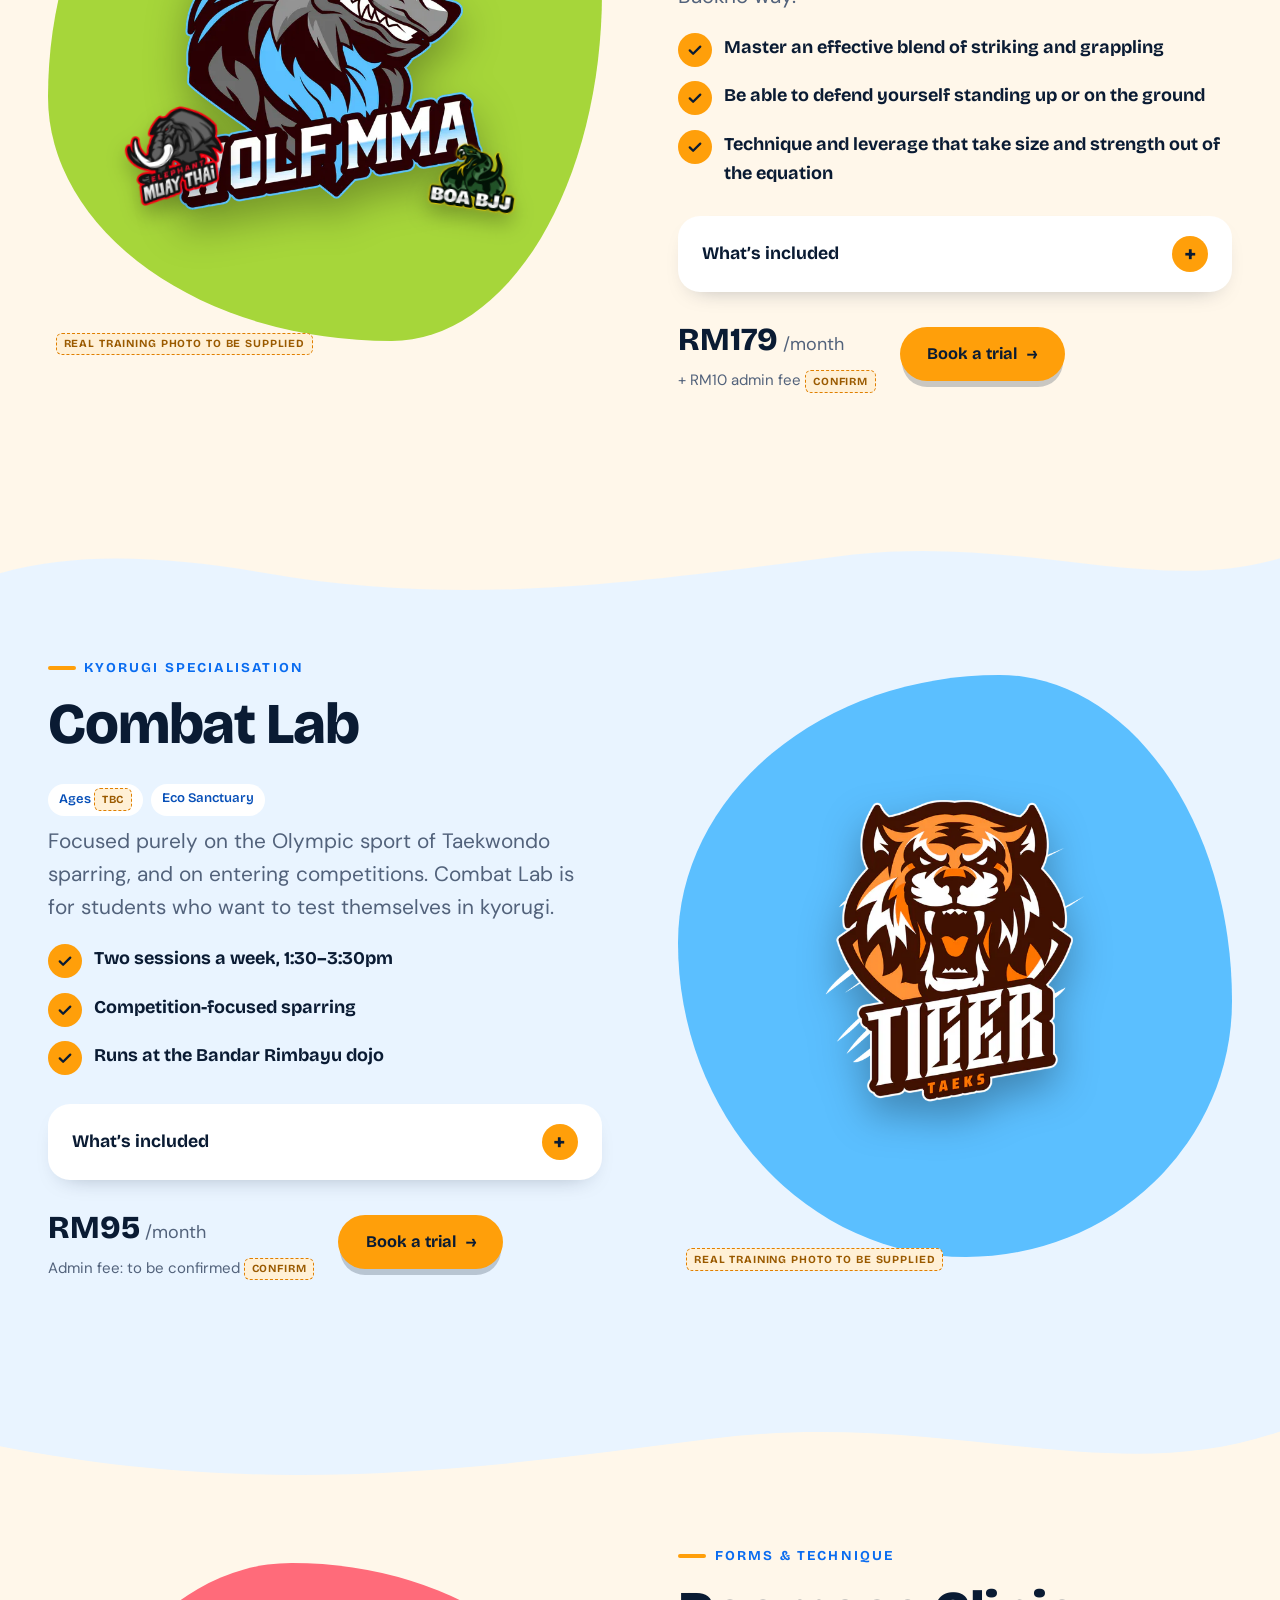
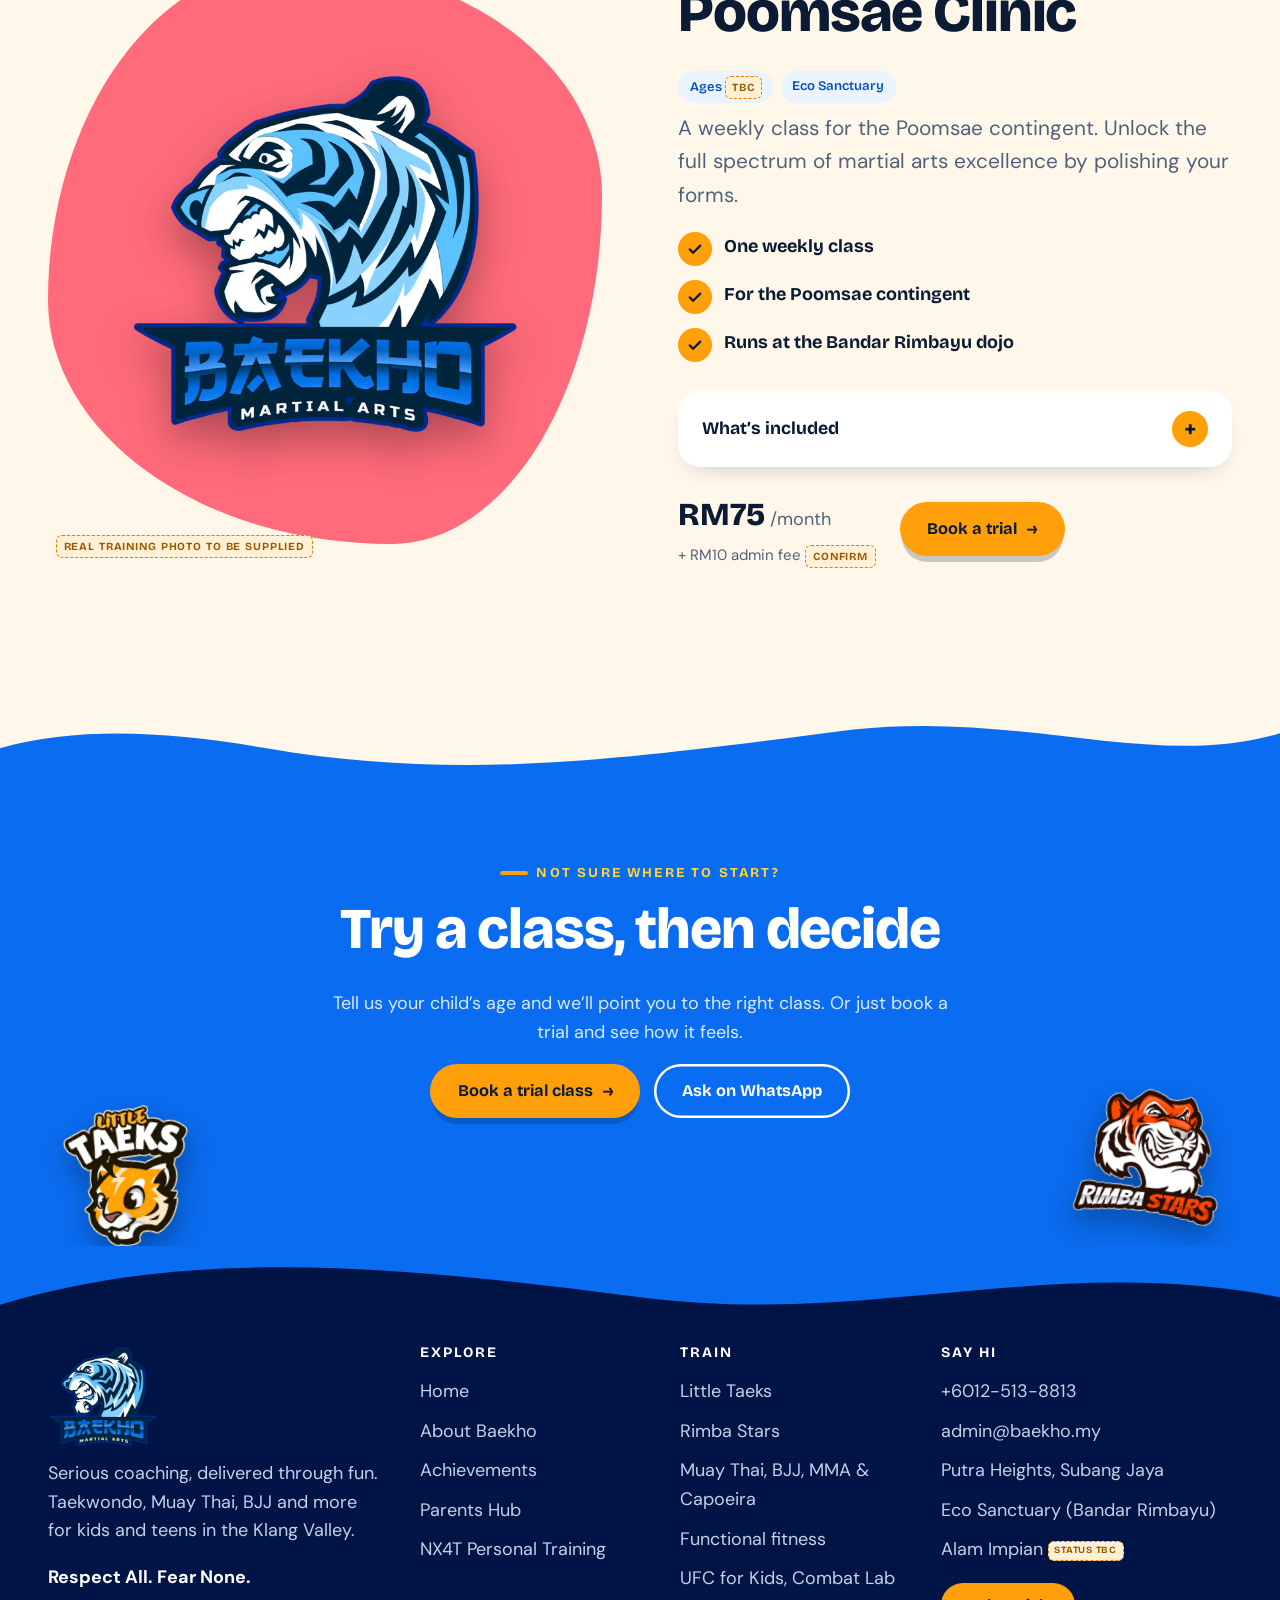
<file: programs.html>
<!doctype html>
<html lang="en">
<head>
<meta charset="utf-8">
<meta name="viewport" content="width=device-width,initial-scale=1">
<title>Programs | Baekho Martial Arts</title>
<meta name="description" content="All Baekho programs: Little Taeks, Rimba Stars, Tiger Taeks, Muay Thai, BJJ, MMA, Capoeira, functional fitness, UFC for Kids, Combat Lab and Poomsae Clinic.">
<meta property="og:title" content="Programs | Baekho Martial Arts">
<meta property="og:description" content="All Baekho programs: Little Taeks, Rimba Stars, Tiger Taeks, Muay Thai, BJJ, MMA, Capoeira, functional fitness, UFC for Kids, Combat Lab and Poomsae Clinic.">
<meta property="og:image" content="img/photo-class-kids.webp">
<meta name="theme-color" content="#0A6CF0">
<link rel="icon" href="img/logo.webp">
<link rel="preconnect" href="https://fonts.googleapis.com"><link rel="preconnect" href="https://fonts.gstatic.com" crossorigin>
<link href="https://fonts.googleapis.com/css2?family=Bricolage+Grotesque:opsz,wght@12..96,600;12..96,700;12..96,800&family=DM+Sans:wght@400;500;600;700&display=swap" rel="stylesheet">
<link rel="stylesheet" href="css/styles.css">
</head>
<body>
<a class="skip" href="#main">Skip to content</a>
<header id="site-header"></header>
<main id="main">
<section class="phero">
  <i class="blob" style="width:300px;height:300px;background:var(--sun);left:-90px;bottom:-60px;opacity:.4"></i>
  <div class="wrap grid">
    <div>
      <span class="eyebrow rv">Programs</span>
      <h1 class="rv">Find the right class for <span class="hl">your child</span></h1>
      <p class="lead rv">Fun, structured coaching from age 3 to adult. Taekwondo, martial arts, fitness and competition programs, all built on the Baekho Compass syllabus with monthly progress reports for parents.</p>
      <div class="tabs rv" style="justify-content:flex-start;margin:26px 0 0">
        <a class="tab" href="#taekwondo" style="text-decoration:none;display:inline-flex;align-items:center">Taekwondo</a>
        <a class="tab" href="#martial-arts" style="text-decoration:none;display:inline-flex;align-items:center">Martial arts &amp; self defence</a>
        <a class="tab" href="#fitness" style="text-decoration:none;display:inline-flex;align-items:center">Functional fitness</a>
        <a class="tab" href="#specialist" style="text-decoration:none;display:inline-flex;align-items:center">Specialist &amp; competition</a>
      </div>
    </div>
    <div class="art rv pop"><div class="mask-a" style="background:var(--blue)"></div>
      <img class="js-parallax" data-speed=".04" src="img/mascot-little-taeks.webp" alt="" style="position:absolute;left:-6%;top:6%;width:46%;z-index:2" width="200" height="170">
      <img src="img/mascot-rimba-stars.webp" alt="" style="position:absolute;right:-4%;top:30%;width:48%;z-index:2" width="200" height="200">
      <img src="img/mascot-mma.webp" alt="" style="position:absolute;left:18%;bottom:-6%;width:44%;z-index:2" width="200" height="200">
    </div>
  </div>
</section>

<section class="sec bg-ink">
  <i class="wave top" data-c="#001446" data-v="1"></i>
  <div class="wrap">
    <div class="sec-head rv"><span class="eyebrow" style="color:var(--sky)">All programs</span><h2>Choose your badge</h2><p class="lead">Every program on the Baekho list. Tap a badge to jump to the details.</p></div>

    <div class="bgroup rv" id="taekwondo"><h3 class="bgroup-t"><span>Flagship programs · Taekwondo</span></h3>
      <div class="bgrid">
        <a class="bcard o rv" style="--d:0.00s" href="programs.html#little-taeks"><img src="img/mascot-little-taeks.webp" alt="Little Taeks badge" width="280" height="280" loading="lazy"><b>Little Taeks</b><span>Taekwondo for kids · 3–6 y.o.</span><span class="go">See program <span class="arr">→</span></span></a>
        <a class="bcard b rv" style="--d:0.08s" href="programs.html#rimba-stars"><img src="img/mascot-rimba-stars.webp" alt="Rimba Stars badge" width="280" height="280" loading="lazy"><b>Rimba Stars</b><span>Taekwondo for kids · 7–12 y.o.</span><span class="go">See program <span class="arr">→</span></span></a>
        <a class="bcard n rv" style="--d:0.16s" href="programs.html#tiger-taeks"><img src="img/mascot-tiger-taeks.webp" alt="Tiger Taeks badge" width="280" height="280" loading="lazy"><b>Tiger Taeks</b><span>Taekwondo for teens · 13–17 y.o.</span><span class="go">See program <span class="arr">→</span></span></a>
      </div>
    </div>

    <div class="bgroup rv" id="martial-arts"><h3 class="bgroup-t"><span>Martial arts &amp; self defence</span></h3>
      <div class="bgrid">
        <a class="bcard c rv" style="--d:0.00s" href="programs.html#muay-thai"><img src="img/mascot-muay-thai.webp" alt="Muay Thai badge" width="280" height="280" loading="lazy"><b>Muay Thai</b><span>Muay Thai for kids · 5–17 y.o.</span><span class="go">See program <span class="arr">→</span></span></a>
        <a class="bcard l rv" style="--d:0.08s" href="programs.html#bjj"><img src="img/mascot-bjj.webp" alt="Boa BJJ badge" width="280" height="280" loading="lazy"><b>Boa BJJ</b><span>Brazilian Jiu-Jitsu · 5–17 y.o.</span><span class="go">See program <span class="arr">→</span></span></a>
        <a class="bcard s rv" style="--d:0.16s" href="programs.html#mma"><img src="img/mascot-mma.webp" alt="Wolf MMA badge" width="280" height="280" loading="lazy"><b>Wolf MMA</b><span>Kids Mixed Martial Arts · 5–17 y.o.</span><span class="go">See program <span class="arr">→</span></span></a>
        <a class="bcard o rv" style="--d:0.24s" href="programs.html#capoeira"><img src="img/mascot-capoeira.webp" alt="Capoeira badge" width="280" height="280" loading="lazy"><b>Capoeira</b><span>Capoeira for kids · 5–17 y.o.</span><span class="go">See program <span class="arr">→</span></span></a>
      </div>
    </div>

    <div class="bgroup rv" id="fitness"><h3 class="bgroup-t"><span>Functional fitness for all<small>Kids, teens and adults too</small></span></h3>
      <div class="bgrid">
        <a class="bcard n rv" style="--d:0.00s" href="programs.html#gryphon"><img src="img/mascot-gryphon.webp" alt="Gryphon badge" width="280" height="280" loading="lazy"><b>Gryphon</b><span>Youth athletics · 13–17 y.o.</span><span class="go">See program <span class="arr">→</span></span></a>
        <a class="bcard c rv" style="--d:0.08s" href="programs.html#phoenix"><img src="img/mascot-phoenix.webp" alt="Phoenix badge" width="280" height="280" loading="lazy"><b>Phoenix</b><span>Functional fitness · adults</span><span class="go">See program <span class="arr">→</span></span></a>
        <a class="bcard o rv" style="--d:0.16s" href="programs.html#dragon"><img src="img/mascot-dragon.webp" alt="Dragon badge" width="280" height="280" loading="lazy"><b>Dragon</b><span>Functional fitness · adults</span><span class="go">See program <span class="arr">→</span></span></a>
      </div>
    </div>

    <div class="bgroup rv" id="specialist"><h3 class="bgroup-t"><span>Specialist &amp; competition<small>Baekho’s newer programs</small></span></h3>
      <div class="bgrid">
        <a class="bcard l rv" style="--d:0.00s" href="programs.html#ufc-for-kids"><img src="img/mascot-mma.webp" alt="UFC for Kids badge" width="280" height="280" loading="lazy"><b>UFC for Kids</b><span>BJJ + Muay Thai + MMA · 7–12 y.o.</span><span class="go">See program <span class="arr">→</span></span></a>
        <a class="bcard s rv" style="--d:0.08s" href="programs.html#combat-lab"><img src="img/mascot-tiger-taeks.webp" alt="Combat Lab badge" width="280" height="280" loading="lazy"><b>Combat Lab</b><span>Kyorugi sparring · age <span class="tbc">TBC</span></span><span class="go">See program <span class="arr">→</span></span></a>
        <a class="bcard b rv" style="--d:0.16s" href="programs.html#poomsae-clinic"><img src="img/logo.webp" alt="Poomsae Clinic badge" width="280" height="280" loading="lazy"><b>Poomsae Clinic</b><span>Forms &amp; technique · age <span class="tbc">TBC</span></span><span class="go">See program <span class="arr">→</span></span></a>
      </div>
    </div>
  </div>
</section>

<section class="sec bg-cream" id="little-taeks">
  <i class="wave top" data-c="#E9F4FF" data-v="1"></i>
  <div class="wrap split">
    <div class="visual rv left">
      <div class="main mask-b zoom"><img src="img/photo-class-kids.webp" alt="Little Taeks students training at Baekho" width="900" height="800" loading="lazy" style="object-position:30% 50%"></div>
      <img class="js-parallax" data-speed=".06" src="img/mascot-little-taeks.webp" alt="" width="170" height="170" loading="lazy" style="position:absolute;right:-3%;bottom:-6%;width:34%;z-index:3;filter:drop-shadow(0 12px 14px rgba(0,0,0,.3))">
    </div>
    <div class="rv right">
      <span class="eyebrow">Taekwondo for little ones</span>
      <h2>Little Taeks</h2>
      <div class="chips"><span class="chip">Ages 3–6</span><span class="chip">Putra Heights · Eco Sanctuary</span></div>
      <p class="lead">Little Taeks puts young children on the path to their first black belt. We channel their big energy and sharp awareness into eight learning areas: agility, technique, courage, intensity, flexibility, perseverance, speed and concentration.</p>
      <ul class="ticks">
        <li><div><b>Small-group classes, so every child feels safe and secure</b></div></li>
        <li><div><b>Builds character, discipline and social skills</b></div></li>
        <li><div><b>Grows the confidence to try new things</b></div></li>
      </ul>
      <div class="acc" style="max-width:none;margin-bottom:22px"><details><summary>What’s included</summary><div class="ans"><div><ul class="ticks" style="margin:0;padding:0 24px 22px"><li><div><span style="color:var(--text)">Weekly training (4x monthly)</span></div></li><li><div><span style="color:var(--text)">Exclusive training app</span></div></li><li><div><span style="color:var(--text)">Baekho Compass syllabus</span></div></li><li><div><span style="color:var(--text)">Monthly progress reports</span></div></li><li><div><span style="color:var(--text)">Unlimited access to all locations</span></div></li><li><div><span style="color:var(--text)">Auto-debit / credit</span></div></li></ul></div></div></details></div>
      <div class="btn-row"><div style="margin-right:10px"><span style="font-family:var(--f-head);font-weight:800;font-size:2rem;color:var(--ink)">RM150</span><span style="color:var(--muted)"> /month</span><br><small style="color:var(--muted)">+ RM10 admin fee · cancel anytime <span class="tbc">confirm</span></small></div><a class="btn" href="trial.html?program=little-taeks" data-track="trial_cta_click">Book a trial <span class="arr">→</span></a></div>
    </div>
  </div>
</section>

<section class="sec bg-ice" id="rimba-stars">
  <i class="wave top" data-c="#FFF7EA" data-v="2"></i>
  <div class="wrap split rev">
    <div class="visual rv right">
      <div class="main mask-a zoom"><img src="img/photo-syllabus.webp" alt="Rimba Stars students training at Baekho" width="900" height="800" loading="lazy" style="object-position:50% 40%"></div>
      <img class="js-parallax" data-speed=".06" src="img/mascot-rimba-stars.webp" alt="" width="170" height="170" loading="lazy" style="position:absolute;right:-3%;bottom:-6%;width:34%;z-index:3;filter:drop-shadow(0 12px 14px rgba(0,0,0,.3))">
    </div>
    <div class="rv left">
      <span class="eyebrow">Taekwondo for school-age kids</span>
      <h2>Rimba Stars</h2>
      <div class="chips"><span class="chip">Ages 7–12</span><span class="chip">Putra Heights · Eco Sanctuary</span></div>
      <p class="lead">Growing up means school, responsibility and peer pressure. Rimba Stars builds confidence and character through age-appropriate, well-researched teaching methods that guide young minds and bodies.</p>
      <ul class="ticks">
        <li><div><b>Students embody the taekwondo tenets: courtesy, integrity, perseverance and self-control</b></div></li>
        <li><div><b>Helps every child express their own unique, indomitable spirit</b></div></li>
        <li><div><b>Support through the ups and downs of growing up</b></div></li>
      </ul>
      <div class="acc" style="max-width:none;margin-bottom:22px"><details><summary>What’s included</summary><div class="ans"><div><ul class="ticks" style="margin:0;padding:0 24px 22px"><li><div><span style="color:var(--text)">Weekly training (4x monthly)</span></div></li><li><div><span style="color:var(--text)">Exclusive training app</span></div></li><li><div><span style="color:var(--text)">Baekho Compass syllabus</span></div></li><li><div><span style="color:var(--text)">Monthly progress reports</span></div></li><li><div><span style="color:var(--text)">Unlimited access to all locations</span></div></li><li><div><span style="color:var(--text)">Auto-debit / credit</span></div></li></ul></div></div></details></div>
      <div class="btn-row"><div style="margin-right:10px"><span style="font-family:var(--f-head);font-weight:800;font-size:2rem;color:var(--ink)">RM150</span><span style="color:var(--muted)"> /month</span><br><small style="color:var(--muted)">+ RM10 admin fee · cancel anytime <span class="tbc">confirm</span></small></div><a class="btn" href="trial.html?program=rimba-stars" data-track="trial_cta_click">Book a trial <span class="arr">→</span></a></div>
    </div>
  </div>
</section>

<section class="sec bg-cream" id="tiger-taeks">
  <i class="wave top" data-c="#E9F4FF" data-v="3"></i>
  <div class="wrap split">
    <div class="visual rv left">
      <div class="main mask-b zoom"><img src="img/photo-ceremony.webp" alt="Tiger Taeks students training at Baekho" width="900" height="800" loading="lazy" style="object-position:45% 50%"></div>
      <img class="js-parallax" data-speed=".06" src="img/mascot-tiger-taeks.webp" alt="" width="170" height="170" loading="lazy" style="position:absolute;right:-3%;bottom:-6%;width:34%;z-index:3;filter:drop-shadow(0 12px 14px rgba(0,0,0,.3))">
    </div>
    <div class="rv right">
      <span class="eyebrow">Taekwondo for teens</span>
      <h2>Tiger Taeks</h2>
      <div class="chips"><span class="chip">Ages 13–17</span><span class="chip">Putra Heights · Eco Sanctuary</span></div>
      <p class="lead">Teenagers face very real emotional challenges as they mature into responsible young adults. Tiger Taeks uses taekwondo’s ethics and habits to build self-belief and healthy physical development during this exploratory phase.</p>
      <ul class="ticks">
        <li><div><b>Instruction concentrates on goals, participation, persistence and achievement</b></div></li>
        <li><div><b>Broadens outlook and builds responsibility</b></div></li>
        <li><div><b>Learn from mistakes and stand up to peer pressure</b></div></li>
      </ul>
      <div class="acc" style="max-width:none;margin-bottom:22px"><details><summary>What’s included</summary><div class="ans"><div><ul class="ticks" style="margin:0;padding:0 24px 22px"><li><div><span style="color:var(--text)">Weekly training (4x monthly)</span></div></li><li><div><span style="color:var(--text)">Exclusive training app</span></div></li><li><div><span style="color:var(--text)">Baekho Compass syllabus</span></div></li><li><div><span style="color:var(--text)">Monthly progress reports</span></div></li><li><div><span style="color:var(--text)">Unlimited access to all locations</span></div></li><li><div><span style="color:var(--text)">Auto-debit / credit</span></div></li></ul></div></div></details></div>
      <div class="btn-row"><div style="margin-right:10px"><span style="font-family:var(--f-head);font-weight:800;font-size:2rem;color:var(--ink)">RM150</span><span style="color:var(--muted)"> /month</span><br><small style="color:var(--muted)">+ RM10 admin fee · cancel anytime <span class="tbc">confirm</span></small></div><a class="btn" href="trial.html?program=tiger-taeks" data-track="trial_cta_click">Book a trial <span class="arr">→</span></a></div>
    </div>
  </div>
</section>

<section class="sec bg-ice" id="muay-thai">
  <i class="wave top" data-c="#FFF7EA" data-v="1"></i>
  <div class="wrap split rev">
    <div class="visual rv right">
      <div class="main mask-a" style="background:var(--coral);display:grid;place-items:center;position:relative">
        <img src="img/mascot-muay-thai.webp" alt="Muay Thai badge" width="420" height="420" loading="lazy" style="width:72%;height:auto;object-fit:contain;filter:drop-shadow(0 18px 20px rgba(0,0,0,.3))">
        
      </div>
      
    </div>
    <div class="rv left">
      <span class="eyebrow">The art of eight limbs</span>
      <h2>Muay Thai</h2>
      <div class="chips"><span class="chip">Ages 5–17</span><span class="chip">Eco Sanctuary</span></div>
      <p class="lead">Muay Thai, the “art of eight limbs”, is a martial art from Thailand. It uses strikes with fists, elbows, knees and shins.</p>
      <ul class="ticks">
        <li><div><b>Build mental toughness and physical ability through striking technique and conditioning drills</b></div></li>
        <li><div><b>Connect mind and body so techniques flow together</b></div></li>
        <li><div><b>Builds discipline, respect and self-confidence</b></div></li>
      </ul>
      <div class="acc" style="max-width:none;margin-bottom:22px"><details><summary>What’s included</summary><div class="ans"><div><ul class="ticks" style="margin:0;padding:0 24px 22px"><li><div><span style="color:var(--text)">Weekly training (4x monthly)</span></div></li><li><div><span style="color:var(--text)">Exclusive training app</span></div></li><li><div><span style="color:var(--text)">Baekho Compass syllabus</span></div></li><li><div><span style="color:var(--text)">Monthly progress reports</span></div></li><li><div><span style="color:var(--text)">Unlimited access to all locations</span></div></li><li><div><span style="color:var(--text)">Auto-debit / credit</span></div></li></ul></div></div></details></div>
      <div class="btn-row"><div style="margin-right:10px"><span style="font-family:var(--f-head);font-weight:800;font-size:2rem;color:var(--ink)">RM179</span><span style="color:var(--muted)"> /month</span><br><small style="color:var(--muted)">+ RM10 admin fee · cancel anytime <span class="tbc">confirm</span></small></div><a class="btn" href="trial.html?program=muay-thai" data-track="trial_cta_click">Book a trial <span class="arr">→</span></a></div>
    </div>
  </div>
</section>

<section class="sec bg-cream" id="bjj">
  <i class="wave top" data-c="#E9F4FF" data-v="2"></i>
  <div class="wrap split">
    <div class="visual rv left">
      <div class="main mask-b" style="background:var(--lime);display:grid;place-items:center;position:relative">
        <img src="img/mascot-bjj.webp" alt="Boa BJJ badge" width="420" height="420" loading="lazy" style="width:72%;height:auto;object-fit:contain;filter:drop-shadow(0 18px 20px rgba(0,0,0,.3))">
        
      </div>
      
    </div>
    <div class="rv right">
      <span class="eyebrow">Brazilian Jiu-Jitsu</span>
      <h2>Boa BJJ</h2>
      <div class="chips"><span class="chip">Ages <span class="tbc">5–17 or 7–17</span></span><span class="chip">Eco Sanctuary</span></div>
      <p class="lead">Brazilian Jiu-Jitsu teaches how technique and leverage let a smaller, lighter student defend against a larger, stronger attacker.</p>
      <ul class="ticks">
        <li><div><b>Learn the Brazilian art of submission and leverage</b></div></li>
        <li><div><b>Take size and strength out of the equation</b></div></li>
        <li><div><b>Ensure your kids can protect themselves in any situation</b></div></li>
      </ul>
      <div class="acc" style="max-width:none;margin-bottom:22px"><details><summary>What’s included</summary><div class="ans"><div><ul class="ticks" style="margin:0;padding:0 24px 22px"><li><div><span style="color:var(--text)">Weekly training (4x monthly)</span></div></li><li><div><span style="color:var(--text)">Exclusive training app</span></div></li><li><div><span style="color:var(--text)">Baekho Compass syllabus</span></div></li><li><div><span style="color:var(--text)">Monthly progress reports</span></div></li><li><div><span style="color:var(--text)">Unlimited access to all locations</span></div></li><li><div><span style="color:var(--text)">Auto-debit / credit</span></div></li></ul></div></div></details></div>
      <div class="btn-row"><div style="margin-right:10px"><span style="font-family:var(--f-head);font-weight:800;font-size:2rem;color:var(--ink)">RM179</span><span style="color:var(--muted)"> /month</span><br><small style="color:var(--muted)">+ RM10 admin fee · cancel anytime <span class="tbc">confirm</span></small></div><a class="btn" href="trial.html?program=bjj" data-track="trial_cta_click">Book a trial <span class="arr">→</span></a></div>
    </div>
  </div>
</section>

<section class="sec bg-ice" id="mma">
  <i class="wave top" data-c="#FFF7EA" data-v="3"></i>
  <div class="wrap split rev">
    <div class="visual rv right">
      <div class="main mask-a" style="background:var(--sky);display:grid;place-items:center;position:relative">
        <img src="img/mascot-mma.webp" alt="Wolf MMA badge" width="420" height="420" loading="lazy" style="width:72%;height:auto;object-fit:contain;filter:drop-shadow(0 18px 20px rgba(0,0,0,.3))">
        
      </div>
      
    </div>
    <div class="rv left">
      <span class="eyebrow">Kids Mixed Martial Arts</span>
      <h2>Wolf MMA</h2>
      <div class="chips"><span class="chip">Ages <span class="tbc">5–17 or 7–17</span></span><span class="chip">Eco Sanctuary</span></div>
      <p class="lead">Mixed martial arts is a full-contact combat sport based on striking, grappling and ground fighting, drawing on techniques from combat sports around the world.</p>
      <ul class="ticks">
        <li><div><b>Master an effective blend of striking and grappling</b></div></li>
        <li><div><b>Unleash your inner UFC champion</b></div></li>
        <li><div><b>Be able to defend yourself standing up or on the ground</b></div></li>
      </ul>
      <div class="acc" style="max-width:none;margin-bottom:22px"><details><summary>What’s included</summary><div class="ans"><div><ul class="ticks" style="margin:0;padding:0 24px 22px"><li><div><span style="color:var(--text)">Weekly training (4x monthly)</span></div></li><li><div><span style="color:var(--text)">Exclusive training app</span></div></li><li><div><span style="color:var(--text)">Baekho Compass syllabus</span></div></li><li><div><span style="color:var(--text)">Monthly progress reports</span></div></li><li><div><span style="color:var(--text)">Unlimited access to all locations</span></div></li><li><div><span style="color:var(--text)">Auto-debit / credit</span></div></li></ul></div></div></details></div>
      <div class="btn-row"><div style="margin-right:10px"><span style="font-family:var(--f-head);font-weight:800;font-size:2rem;color:var(--ink)">RM179</span><span style="color:var(--muted)"> /month</span><br><small style="color:var(--muted)">+ RM10 admin fee · cancel anytime <span class="tbc">confirm</span></small></div><a class="btn" href="trial.html?program=mma" data-track="trial_cta_click">Book a trial <span class="arr">→</span></a></div>
    </div>
  </div>
</section>

<section class="sec bg-cream" id="capoeira">
  <i class="wave top" data-c="#E9F4FF" data-v="1"></i>
  <div class="wrap split">
    <div class="visual rv left">
      <div class="main mask-b" style="background:var(--orange);display:grid;place-items:center;position:relative">
        <img src="img/mascot-capoeira.webp" alt="Capoeira badge" width="420" height="420" loading="lazy" style="width:72%;height:auto;object-fit:contain;filter:drop-shadow(0 18px 20px rgba(0,0,0,.3))">
        
      </div>
      
    </div>
    <div class="rv right">
      <span class="eyebrow">Capoeira for kids</span>
      <h2>Capoeira</h2>
      <div class="chips"><span class="chip">Ages 5–17</span><span class="chip">Eco Sanctuary</span></div>
      <p class="lead">Listed on baekho.my as Capoeira for kids. <span class="tbc">description to be supplied</span></p>


      <div class="btn-row"><div style="margin-right:10px;color:var(--muted)">Price: <span class="tbc">to be confirmed</span></div><a class="btn wa" href="https://wa.me/60125138813?text=Hi%20Baekho!%20I%E2%80%99d%20like%20to%20know%20more%20about%20Capoeira." target="_blank" rel="noopener" data-track="whatsapp_click">Ask about Capoeira</a></div>
    </div>
  </div>
</section>

<section class="sec bg-ice" id="gryphon">
  <i class="wave top" data-c="#FFF7EA" data-v="2"></i>
  <div class="wrap split rev">
    <div class="visual rv right">
      <div class="main mask-a" style="background:var(--navy);display:grid;place-items:center;position:relative">
        <img src="img/mascot-gryphon.webp" alt="Gryphon badge" width="420" height="420" loading="lazy" style="width:72%;height:auto;object-fit:contain;filter:drop-shadow(0 18px 20px rgba(0,0,0,.3))">
        
      </div>
      
    </div>
    <div class="rv left">
      <span class="eyebrow">Youth athletics</span>
      <h2>Gryphon</h2>
      <div class="chips"><span class="chip">Ages <span class="tbc">13–17 or 8–17</span></span><span class="chip">Eco Sanctuary</span></div>
      <p class="lead">Youth athletics and fitness coaching for young people. The pricing page describes it as personal fitness training for kids, two sessions a week. <span class="tbc">full description to be supplied</span></p>


      <div class="btn-row"><div style="margin-right:10px;color:var(--muted)">Price: <span class="tbc">to be confirmed</span></div><a class="btn wa" href="https://wa.me/60125138813?text=Hi%20Baekho!%20I%E2%80%99d%20like%20to%20know%20more%20about%20Gryphon." target="_blank" rel="noopener" data-track="whatsapp_click">Ask about Gryphon</a></div>
    </div>
  </div>
</section>

<section class="sec bg-cream" id="phoenix">
  <i class="wave top" data-c="#E9F4FF" data-v="3"></i>
  <div class="wrap split">
    <div class="visual rv left">
      <div class="main mask-b" style="background:var(--coral);display:grid;place-items:center;position:relative">
        <img src="img/mascot-phoenix.webp" alt="Phoenix badge" width="420" height="420" loading="lazy" style="width:72%;height:auto;object-fit:contain;filter:drop-shadow(0 18px 20px rgba(0,0,0,.3))">
        
      </div>
      
    </div>
    <div class="rv right">
      <span class="eyebrow">Functional fitness for adults</span>
      <h2>Phoenix</h2>
      <div class="chips"><span class="chip">Adults</span><span class="chip">Eco Sanctuary</span></div>
      <p class="lead">Functional fitness for adults at Baekho. <span class="tbc">description to be supplied</span></p>


      <div class="btn-row"><div style="margin-right:10px;color:var(--muted)">Price: <span class="tbc">to be confirmed</span></div><a class="btn wa" href="https://wa.me/60125138813?text=Hi%20Baekho!%20I%E2%80%99d%20like%20to%20know%20more%20about%20Phoenix." target="_blank" rel="noopener" data-track="whatsapp_click">Ask about Phoenix</a></div>
    </div>
  </div>
</section>

<section class="sec bg-ice" id="dragon">
  <i class="wave top" data-c="#FFF7EA" data-v="1"></i>
  <div class="wrap split rev">
    <div class="visual rv right">
      <div class="main mask-a" style="background:var(--orange);display:grid;place-items:center;position:relative">
        <img src="img/mascot-dragon.webp" alt="Dragon badge" width="420" height="420" loading="lazy" style="width:72%;height:auto;object-fit:contain;filter:drop-shadow(0 18px 20px rgba(0,0,0,.3))">
        
      </div>
      
    </div>
    <div class="rv left">
      <span class="eyebrow">Functional fitness for adults</span>
      <h2>Dragon</h2>
      <div class="chips"><span class="chip">Adults</span><span class="chip">Eco Sanctuary</span></div>
      <p class="lead">Functional fitness for adults at Baekho. <span class="tbc">description to be supplied</span></p>


      <div class="btn-row"><div style="margin-right:10px;color:var(--muted)">Price: <span class="tbc">to be confirmed</span></div><a class="btn wa" href="https://wa.me/60125138813?text=Hi%20Baekho!%20I%E2%80%99d%20like%20to%20know%20more%20about%20Dragon." target="_blank" rel="noopener" data-track="whatsapp_click">Ask about Dragon</a></div>
    </div>
  </div>
</section>

<section class="sec bg-cream" id="ufc-for-kids">
  <i class="wave top" data-c="#E9F4FF" data-v="2"></i>
  <div class="wrap split">
    <div class="visual rv left">
      <div class="main mask-b" style="background:var(--lime);display:grid;place-items:center;position:relative">
        <img src="img/mascot-mma.webp" alt="UFC for Kids badge" width="420" height="420" loading="lazy" style="width:72%;height:auto;object-fit:contain;filter:drop-shadow(0 18px 20px rgba(0,0,0,.3))">
        <img src="img/mascot-muay-thai.webp" alt="" width="140" height="140" loading="lazy" style="position:absolute;width:22%;height:auto;left:12%;bottom:22%;transform:rotate(-8deg);filter:drop-shadow(0 10px 10px rgba(0,0,0,.25))"><img src="img/mascot-bjj.webp" alt="" width="140" height="140" loading="lazy" style="position:absolute;width:22%;height:auto;right:12%;bottom:18%;transform:rotate(8deg);filter:drop-shadow(0 10px 10px rgba(0,0,0,.25))">
      </div>
      <span class="tbc" style="position:absolute;left:8px;bottom:-14px">Real training photo to be supplied</span>
    </div>
    <div class="rv right">
      <span class="eyebrow">BJJ + Muay Thai + MMA</span>
      <h2>UFC for Kids</h2>
      <div class="chips"><span class="chip">Ages 7–12</span><span class="chip">Eco Sanctuary</span></div>
      <p class="lead">Train three times a week in Brazilian Jiu-Jitsu, Muay Thai and MMA with championship coaches. A blend of striking, grappling and ground fighting, taught the Baekho way.</p>
      <ul class="ticks">
        <li><div><b>Master an effective blend of striking and grappling</b></div></li>
        <li><div><b>Be able to defend yourself standing up or on the ground</b></div></li>
        <li><div><b>Technique and leverage that take size and strength out of the equation</b></div></li>
      </ul>
      <div class="acc" style="max-width:none;margin-bottom:22px"><details><summary>What’s included</summary><div class="ans"><div><ul class="ticks" style="margin:0;padding:0 24px 22px"><li><div><span style="color:var(--text)">Three sessions a week</span></div></li><li><div><span style="color:var(--text)">Championship coaches</span></div></li><li><div><span style="color:var(--text)">Auto-debit / credit</span></div></li></ul></div></div></details></div>
      <div class="btn-row"><div style="margin-right:10px"><span style="font-family:var(--f-head);font-weight:800;font-size:2rem;color:var(--ink)">RM179</span><span style="color:var(--muted)"> /month</span><br><small style="color:var(--muted)">+ RM10 admin fee <span class="tbc">confirm</span></small></div><a class="btn" href="trial.html?program=ufc-for-kids" data-track="trial_cta_click">Book a trial <span class="arr">→</span></a></div>
    </div>
  </div>
</section>

<section class="sec bg-ice" id="combat-lab">
  <i class="wave top" data-c="#FFF7EA" data-v="3"></i>
  <div class="wrap split rev">
    <div class="visual rv right">
      <div class="main mask-a" style="background:var(--sky);display:grid;place-items:center;position:relative">
        <img src="img/mascot-tiger-taeks.webp" alt="Combat Lab badge" width="420" height="420" loading="lazy" style="width:72%;height:auto;object-fit:contain;filter:drop-shadow(0 18px 20px rgba(0,0,0,.3))">
        
      </div>
      <span class="tbc" style="position:absolute;left:8px;bottom:-14px">Real training photo to be supplied</span>
    </div>
    <div class="rv left">
      <span class="eyebrow">Kyorugi specialisation</span>
      <h2>Combat Lab</h2>
      <div class="chips"><span class="chip">Ages <span class="tbc">TBC</span></span><span class="chip">Eco Sanctuary</span></div>
      <p class="lead">Focused purely on the Olympic sport of Taekwondo sparring, and on entering competitions. Combat Lab is for students who want to test themselves in kyorugi.</p>
      <ul class="ticks">
        <li><div><b>Two sessions a week, 1:30–3:30pm</b></div></li>
        <li><div><b>Competition-focused sparring</b></div></li>
        <li><div><b>Runs at the Bandar Rimbayu dojo</b></div></li>
      </ul>
      <div class="acc" style="max-width:none;margin-bottom:22px"><details><summary>What’s included</summary><div class="ans"><div><ul class="ticks" style="margin:0;padding:0 24px 22px"><li><div><span style="color:var(--text)">Two sessions weekly</span></div></li><li><div><span style="color:var(--text)">Auto-debit / credit</span></div></li></ul></div></div></details></div>
      <div class="btn-row"><div style="margin-right:10px"><span style="font-family:var(--f-head);font-weight:800;font-size:2rem;color:var(--ink)">RM95</span><span style="color:var(--muted)"> /month</span><br><small style="color:var(--muted)">Admin fee: to be confirmed <span class="tbc">confirm</span></small></div><a class="btn" href="trial.html?program=combat-lab" data-track="trial_cta_click">Book a trial <span class="arr">→</span></a></div>
    </div>
  </div>
</section>

<section class="sec bg-cream" id="poomsae-clinic">
  <i class="wave top" data-c="#E9F4FF" data-v="1"></i>
  <div class="wrap split">
    <div class="visual rv left">
      <div class="main mask-b" style="background:var(--coral);display:grid;place-items:center;position:relative">
        <img src="img/logo.webp" alt="Poomsae Clinic badge" width="420" height="420" loading="lazy" style="width:72%;height:auto;object-fit:contain;filter:drop-shadow(0 18px 20px rgba(0,0,0,.3))">
        
      </div>
      <span class="tbc" style="position:absolute;left:8px;bottom:-14px">Real training photo to be supplied</span>
    </div>
    <div class="rv right">
      <span class="eyebrow">Forms & technique</span>
      <h2>Poomsae Clinic</h2>
      <div class="chips"><span class="chip">Ages <span class="tbc">TBC</span></span><span class="chip">Eco Sanctuary</span></div>
      <p class="lead">A weekly class for the Poomsae contingent. Unlock the full spectrum of martial arts excellence by polishing your forms.</p>
      <ul class="ticks">
        <li><div><b>One weekly class</b></div></li>
        <li><div><b>For the Poomsae contingent</b></div></li>
        <li><div><b>Runs at the Bandar Rimbayu dojo</b></div></li>
      </ul>
      <div class="acc" style="max-width:none;margin-bottom:22px"><details><summary>What’s included</summary><div class="ans"><div><ul class="ticks" style="margin:0;padding:0 24px 22px"><li><div><span style="color:var(--text)">One weekly class</span></div></li><li><div><span style="color:var(--text)">Auto-debit / credit</span></div></li></ul></div></div></details></div>
      <div class="btn-row"><div style="margin-right:10px"><span style="font-family:var(--f-head);font-weight:800;font-size:2rem;color:var(--ink)">RM75</span><span style="color:var(--muted)"> /month</span><br><small style="color:var(--muted)">+ RM10 admin fee <span class="tbc">confirm</span></small></div><a class="btn" href="trial.html?program=poomsae-clinic" data-track="trial_cta_click">Book a trial <span class="arr">→</span></a></div>
    </div>
  </div>
</section>

<section class="sec cta">
  <i class="wave top" data-c="#FFF7EA" data-v="3"></i>
  <img class="mascot-l" src="img/mascot-little-taeks.webp" alt="" width="230" height="195" loading="lazy">
  <img class="mascot-r" src="img/mascot-rimba-stars.webp" alt="" width="230" height="230" loading="lazy">
  <div class="wrap" style="padding-top:30px"><span class="eyebrow" style="color:var(--sun)">Not sure where to start?</span><h2>Try a class, then decide</h2><p>Tell us your child’s age and we’ll point you to the right class. Or just book a trial and see how it feels.</p>
  <div class="btn-row" style="justify-content:center"><a class="btn" href="trial.html" data-track="trial_cta_click">Book a trial class <span class="arr">→</span></a><a class="btn ghost" href="https://wa.me/60125138813" target="_blank" rel="noopener" data-track="whatsapp_click">Ask on WhatsApp</a></div></div>
</section>
</main>
<footer id="site-footer" data-c="#0A6CF0"></footer>
<script src="js/site.js"></script>
</body>
</html>
</file>
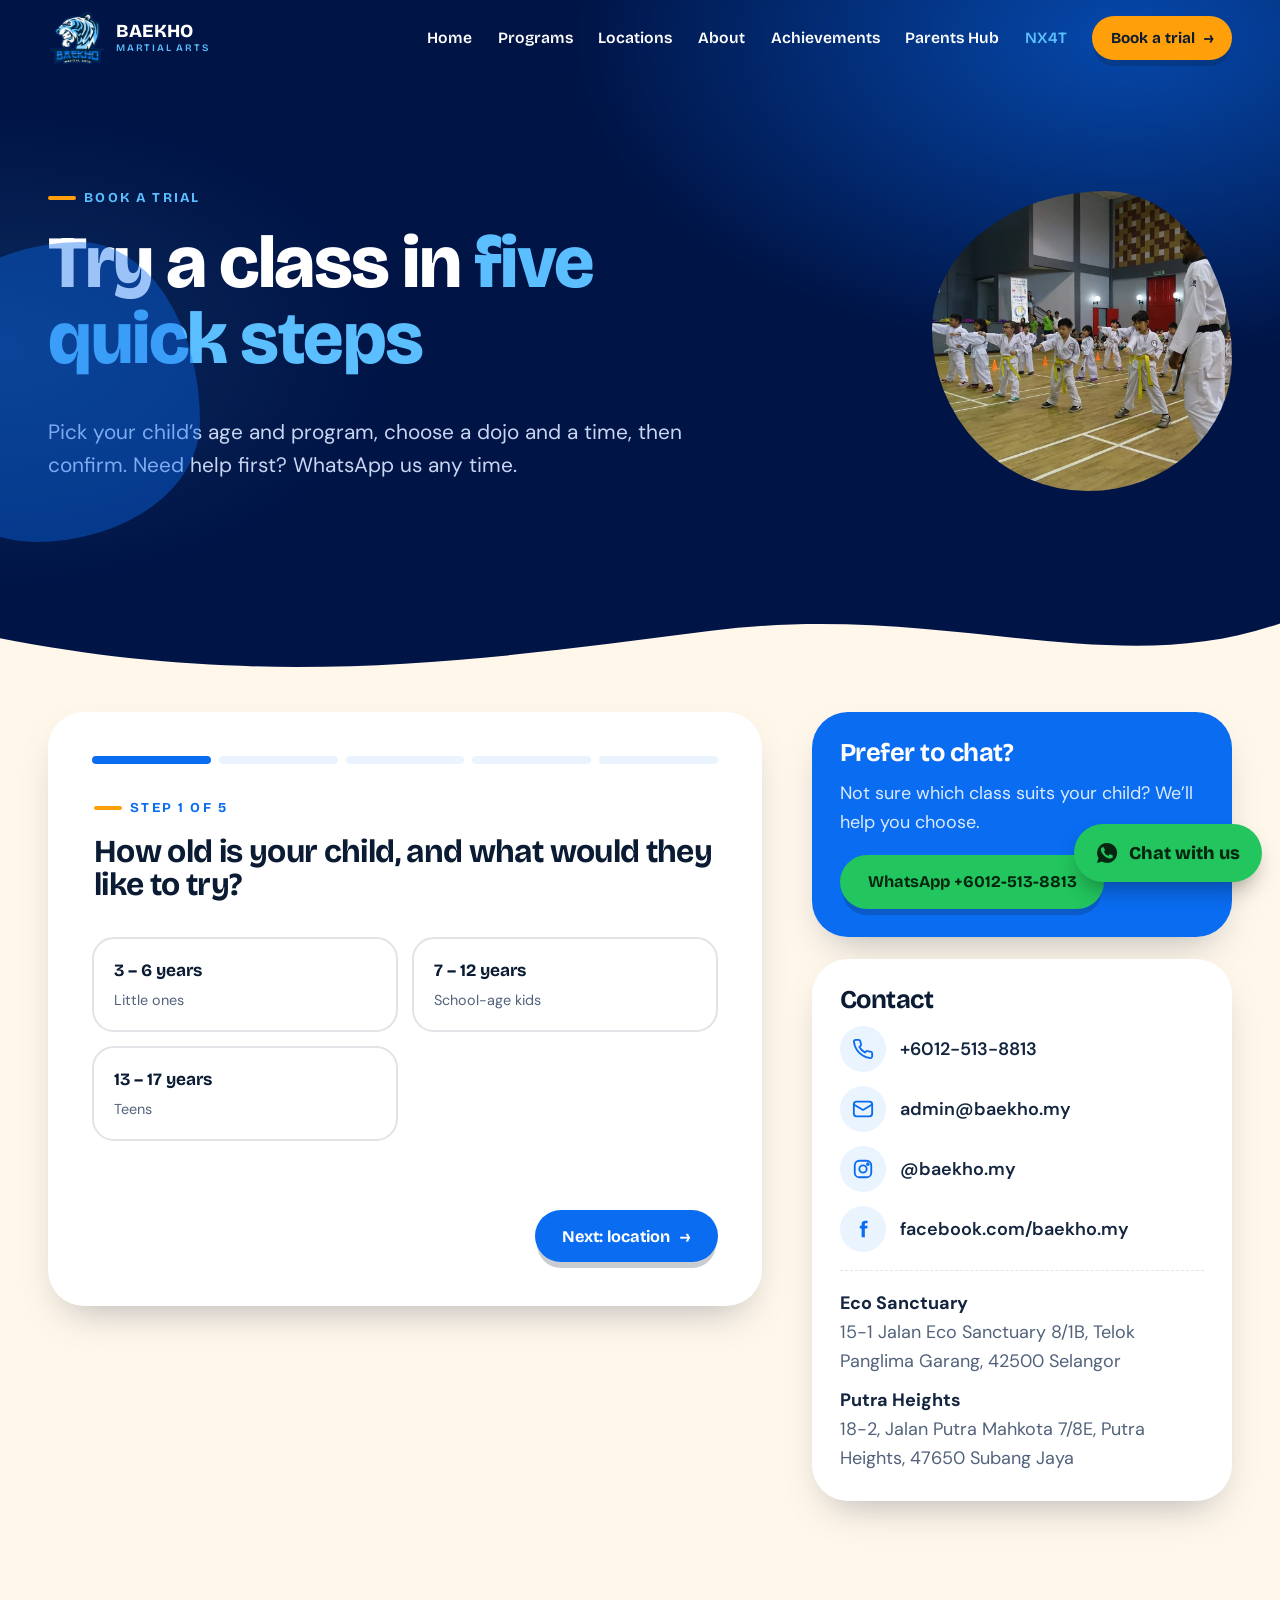
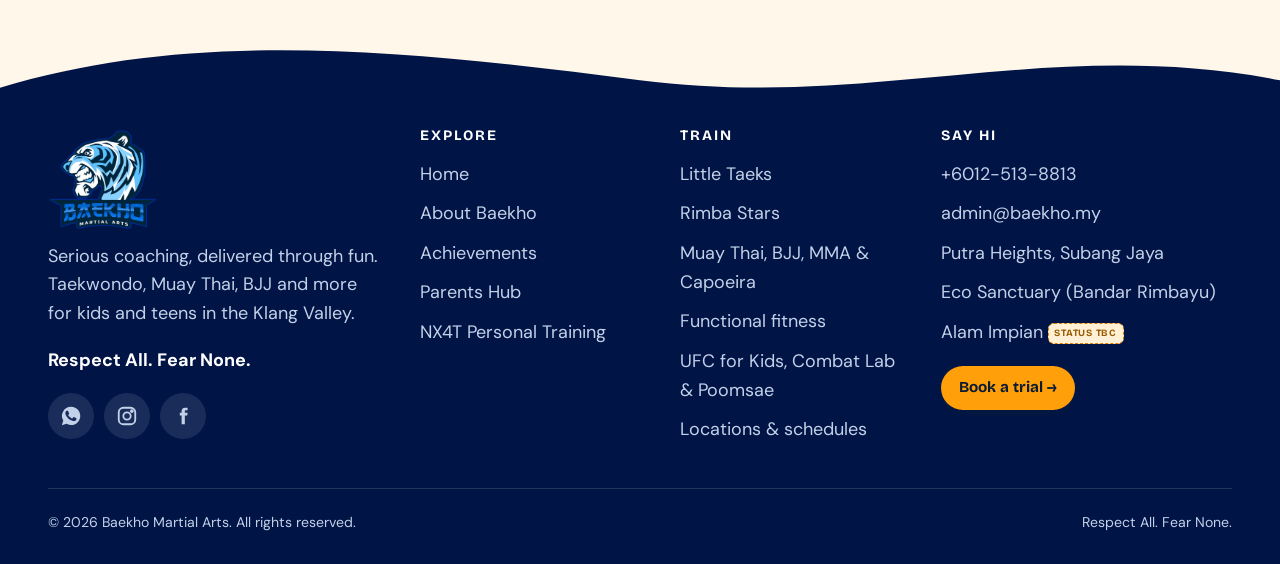
<file: trial.html>
<!doctype html>
<html lang="en">
<head>
<meta charset="utf-8">
<meta name="viewport" content="width=device-width,initial-scale=1">
<title>Book a Trial Class | Baekho Martial Arts</title>
<meta name="description" content="Book a trial class at Baekho in five quick steps: choose age and program, pick a dojo and time, then confirm. WhatsApp help available.">
<meta property="og:title" content="Book a Trial Class | Baekho Martial Arts">
<meta property="og:description" content="Book a trial class at Baekho in five quick steps: choose age and program, pick a dojo and time, then confirm. WhatsApp help available.">
<meta property="og:image" content="img/photo-class-kids.webp">
<meta name="theme-color" content="#0A6CF0">
<link rel="icon" href="img/logo.webp">
<link rel="preconnect" href="https://fonts.googleapis.com"><link rel="preconnect" href="https://fonts.gstatic.com" crossorigin>
<link href="https://fonts.googleapis.com/css2?family=Bricolage+Grotesque:opsz,wght@12..96,600;12..96,700;12..96,800&family=DM+Sans:wght@400;500;600;700&display=swap" rel="stylesheet">
<link rel="stylesheet" href="css/styles.css">
</head>
<body>
<a class="skip" href="#main">Skip to content</a>
<header id="site-header"></header>
<main id="main">
<section class="phero" style="padding-bottom:clamp(60px,8vw,100px);background:radial-gradient(800px 500px at 90% 0%,rgba(255,159,10,.3),transparent 60%),var(--ice)">
  <i class="blob" style="width:300px;height:300px;background:var(--sky);left:-100px;bottom:-100px;opacity:.5"></i>
  <div class="wrap grid">
    <div>
      <span class="eyebrow rv">Book a trial</span>
      <h1 class="rv">Try a class in <span class="hl">five quick steps</span></h1>
      <p class="lead rv">Pick your child’s age and program, choose a dojo and a time, then confirm. Need help first? WhatsApp us any time.</p>
    </div>
    <div class="art rv pop" style="max-width:300px"><div class="mask-a zoom"><img src="img/photo-class-kids.webp" alt="Kids lined up for Taekwondo practice with their coach" width="1200" height="952" style="object-position:40% 50%"></div></div>
  </div>
</section>

<section class="sec bg-cream" style="padding-top:clamp(70px,9vw,110px)">
  <i class="wave top" data-c="#E9F4FF" data-v="1"></i>
  <div class="wrap" style="display:grid;grid-template-columns:minmax(0,1.7fr) minmax(0,1fr);gap:clamp(24px,4vw,50px);align-items:start" id="trial-layout">
    <div class="wizard rv" id="wizard" aria-live="polite">
      <div class="progress" aria-hidden="true"><i></i><i></i><i></i><i></i><i></i></div>
      <noscript>Please turn on JavaScript to book online, or WhatsApp us at +6012-513-8813.</noscript>
      <form id="trial-form" novalidate>
        <!-- 1 -->
        <fieldset class="wstep active" data-step="1" style="border:0;padding:0;margin:0;min-width:0">
          <legend><span class="eyebrow">Step 1 of 5</span><h3>How old is your child, and what would they like to try?</h3></legend>
          <div class="opts" id="age-opts" role="radiogroup" aria-label="Age group">
            <div class="opt"><input type="radio" name="age" id="age1" value="3-6" required><label for="age1"><b>3 – 6 years</b><span>Little ones</span></label></div>
            <div class="opt"><input type="radio" name="age" id="age2" value="7-12"><label for="age2"><b>7 – 12 years</b><span>School-age kids</span></label></div>
            <div class="opt"><input type="radio" name="age" id="age3" value="13-17"><label for="age3"><b>13 – 17 years</b><span>Teens</span></label></div>
          </div>
          <div id="prog-wrap" hidden>
            <p style="font-family:var(--f-head);font-weight:700;margin:6px 0 0;color:var(--ink)">Choose a program</p>
            <div class="opts" id="prog-opts" role="radiogroup" aria-label="Program"></div>
          </div>
          <p class="err" id="err1" style="color:#c0182c;min-height:1.3em;margin:0" role="alert"></p>
          <div class="wnav"><span></span><button type="button" class="btn blue" data-next>Next: location <span class="arr">→</span></button></div>
        </fieldset>
        <!-- 2 -->
        <fieldset class="wstep" data-step="2" style="border:0;padding:0;margin:0;min-width:0">
          <legend><span class="eyebrow">Step 2 of 5</span><h3>Which dojo is closest to you?</h3></legend>
          <div class="opts" id="loc-opts" role="radiogroup" aria-label="Location">
            <div class="opt"><input type="radio" name="location" id="loc1" value="eco-sanctuary"><label for="loc1"><b>Eco Sanctuary</b><span>Bandar Rimbayu · Telok Panglima Garang</span></label></div>
            <div class="opt"><input type="radio" name="location" id="loc2" value="putra-heights"><label for="loc2"><b>Putra Heights</b><span>Subang Jaya</span></label></div>
          </div>
          <p class="err" id="err2" style="color:#c0182c;min-height:1.3em;margin:0" role="alert"></p>
          <div class="wnav"><button type="button" class="btn ghost" data-prev>← Back</button><button type="button" class="btn blue" data-next>Next: pick a class <span class="arr">→</span></button></div>
        </fieldset>
        <!-- 3 -->
        <fieldset class="wstep" data-step="3" style="border:0;padding:0;margin:0;min-width:0">
          <legend><span class="eyebrow">Step 3 of 5</span><h3>Pick a trial class</h3></legend>
          <div class="notice" role="note"><span>⚠️</span><span><b>Demo slots.</b> These show how it will work. In Wix, this step reads live availability from Wix Bookings so a class can’t be double-booked. <span class="tbc">replace with the real timetable</span></span></div>
          <div class="opts slot-list" id="slot-opts" role="radiogroup" aria-label="Trial class time"></div>
          <p class="err" id="err3" style="color:#c0182c;min-height:1.3em;margin:0" role="alert"></p>
          <div class="wnav"><button type="button" class="btn ghost" data-prev>← Back</button><button type="button" class="btn blue" data-next>Next: your details <span class="arr">→</span></button></div>
        </fieldset>
        <!-- 4 -->
        <fieldset class="wstep" data-step="4" style="border:0;padding:0;margin:0;min-width:0">
          <legend><span class="eyebrow">Step 4 of 5</span><h3>Just the essentials</h3></legend>
          <div class="two">
            <div class="fld"><label for="parent">Parent / guardian name</label><input id="parent" name="parent" autocomplete="name" required><span class="err" data-for="parent"></span></div>
            <div class="fld"><label for="phone">WhatsApp / phone</label><input id="phone" name="phone" type="tel" inputmode="tel" autocomplete="tel" placeholder="+60 12-345 6789" required><span class="err" data-for="phone"></span></div>
          </div>
          <div class="fld"><label for="email">Email (for your confirmation)</label><input id="email" name="email" type="email" autocomplete="email" required><span class="err" data-for="email"></span></div>
          <div class="two">
            <div class="fld"><label for="child">Child’s name</label><input id="child" name="child" required><span class="err" data-for="child"></span></div>
            <div class="fld"><label for="childage">Child’s age</label><input id="childage" name="childage" type="number" min="3" max="17" inputmode="numeric" required><span class="err" data-for="childage"></span></div>
          </div>
          <div class="fld"><label for="notes">Anything we should know? <small style="font-weight:400;color:var(--muted)">(optional)</small></label><textarea id="notes" name="notes"></textarea></div>
          <div class="wnav"><button type="button" class="btn ghost" data-prev>← Back</button><button type="button" class="btn blue" data-next>Next: review <span class="arr">→</span></button></div>
        </fieldset>
        <!-- 5 -->
        <fieldset class="wstep" data-step="5" style="border:0;padding:0;margin:0;min-width:0">
          <legend><span class="eyebrow">Step 5 of 5</span><h3>Check and confirm</h3></legend>
          <div class="summary" id="summary"></div>
          <div class="notice" role="note"><span>⚠️</span><span><b>Prototype:</b> no payment is taken. The trial price and conditions show here before paying: <span class="tbc">trial price and terms: to be confirmed</span> In Wix this step connects to checkout (Wix Payments / a Malaysia-supported gateway: to be confirmed).</span></div>
          <label style="display:flex;gap:12px;align-items:flex-start;margin:14px 0;cursor:pointer"><input type="checkbox" id="agree" style="width:24px;height:24px;margin-top:2px"> <span>I’m the parent or guardian and agree to the trial class conditions. <span class="tbc">link to terms</span></span></label>
          <p class="err" id="err5" style="color:#c0182c;min-height:1.3em;margin:0" role="alert"></p>
          <div class="wnav"><button type="button" class="btn ghost" data-prev>← Back</button><button type="submit" class="btn" id="pay" data-track="trial_purchase_submit">Pay &amp; book trial <span class="arr">→</span></button></div>
        </fieldset>
      </form>
      <!-- success / failure -->
      <div class="wstep" id="done" tabindex="-1">
        <div style="text-align:center">
          <img src="img/mascot-little-taeks.webp" alt="" width="150" height="128" style="margin:0 auto 10px;width:130px">
          <span class="eyebrow">You’re in!</span>
          <h3>Trial booked. See you on the mat!</h3>
          <p class="lead" style="margin-inline:auto">Confirmation reference <b id="ref"></b>. We’ll email next-step instructions to <b id="done-email"></b>.</p>
          <div class="summary" id="done-summary" style="text-align:left"></div>
          <div class="btn-row" style="justify-content:center"><a class="btn wa" id="wa-confirm" href="#" target="_blank" rel="noopener" data-track="whatsapp_click">Message us on WhatsApp</a><a class="btn ghost" href="index.html">Back home</a></div>
        </div>
      </div>
      <div class="wstep" id="failed" tabindex="-1">
        <div style="text-align:center"><span class="eyebrow">Something went wrong</span><h3>We couldn’t complete your booking</h3><p class="lead" style="margin-inline:auto">Your card wasn’t charged. Please try again, or WhatsApp us and we’ll book it for you.</p>
        <div class="btn-row" style="justify-content:center"><button class="btn blue" type="button" id="retry">Try again</button><a class="btn wa" href="https://wa.me/60125138813" target="_blank" rel="noopener" data-track="whatsapp_click">WhatsApp us</a></div></div>
      </div>
    </div>

    <aside class="rv right" style="display:grid;gap:22px;position:sticky;top:96px">
      <div style="background:var(--blue);color:#fff;border-radius:var(--r-lg);padding:28px;box-shadow:var(--shadow)">
        <h3 style="color:#fff">Prefer to chat?</h3>
        <p style="color:#dbeaff">Not sure which class suits your child? We’ll help you choose.</p>
        <a class="btn wa" href="https://wa.me/60125138813?text=Hi%20Baekho!%20I%27d%20like%20to%20know%20more%20about%20a%20trial%20class." target="_blank" rel="noopener" data-track="whatsapp_click">WhatsApp +6012-513-8813</a>
      </div>
      <div style="background:#fff;border-radius:var(--r-lg);padding:28px;box-shadow:var(--shadow)">
        <h3>Contact</h3>
        <ul class="contact-list">
          <li><a href="tel:+60125138813"><span class="ci" id="i-phone"></span>+6012-513-8813</a></li>
          <li><a href="mailto:admin@baekho.my"><span class="ci" id="i-mail"></span>admin@baekho.my</a></li>
          <li><a href="https://www.instagram.com/baekho.my" target="_blank" rel="noopener"><span class="ci" id="i-ig"></span>@baekho.my</a></li>
          <li><a href="https://www.facebook.com/baekho.my" target="_blank" rel="noopener"><span class="ci" id="i-fb"></span>facebook.com/baekho.my</a></li>
        </ul>
        <hr style="border:0;border-top:1px dashed var(--line);margin:18px 0">
        <p style="margin:0 0 .6em"><b>Eco Sanctuary</b><br><span style="color:var(--muted)">15-1 Jalan Eco Sanctuary 8/1B, Telok Panglima Garang, 42500 Selangor</span></p>
        <p style="margin:0"><b>Putra Heights</b><br><span style="color:var(--muted)">18-2, Jalan Putra Mahkota 7/8E, Putra Heights, 47650 Subang Jaya</span></p>
      </div>
    </aside>
  </div>
</section>
<style>@media(max-width:900px){#trial-layout{grid-template-columns:1fr!important}#trial-layout aside{position:static!important}}</style>
</main>
<footer id="site-footer" data-c="#FFF7EA"></footer>
<script src="js/site.js"></script>
<script src="js/trial.js"></script>
</body>
</html>
</file>
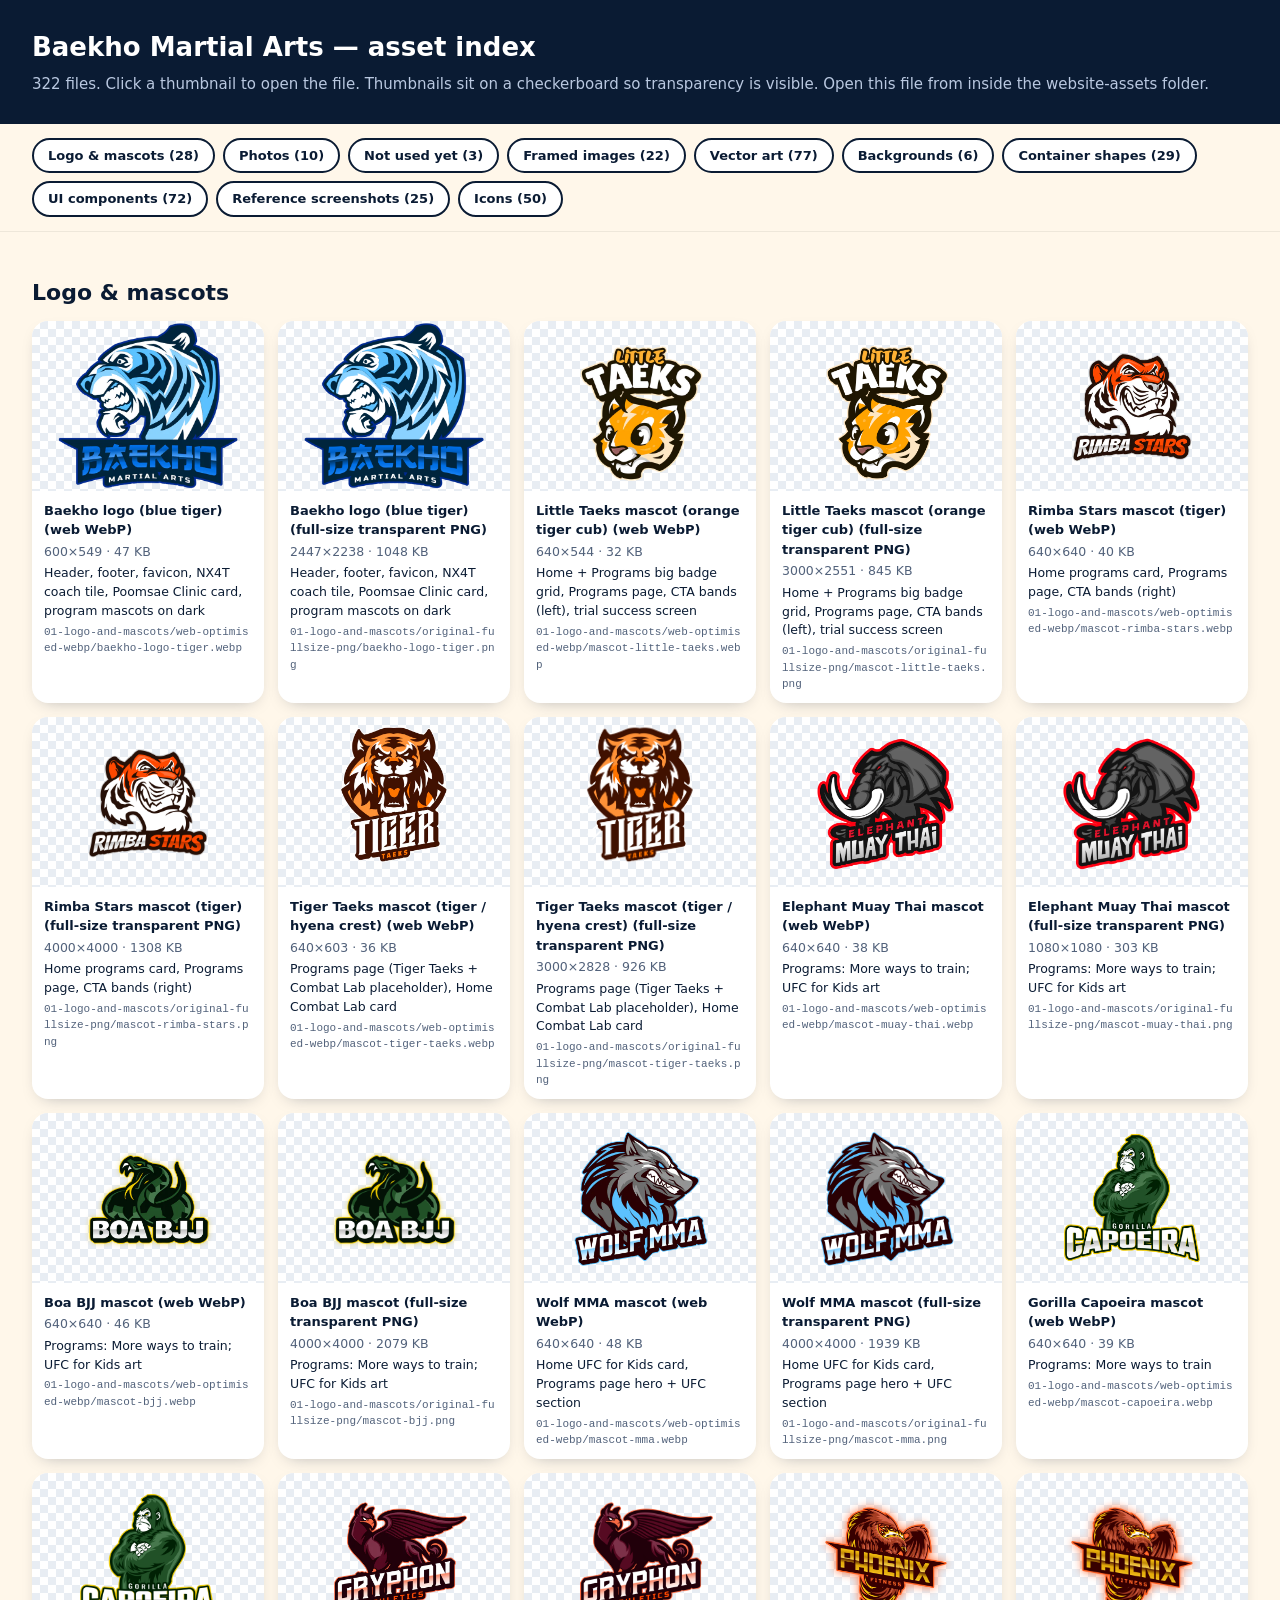
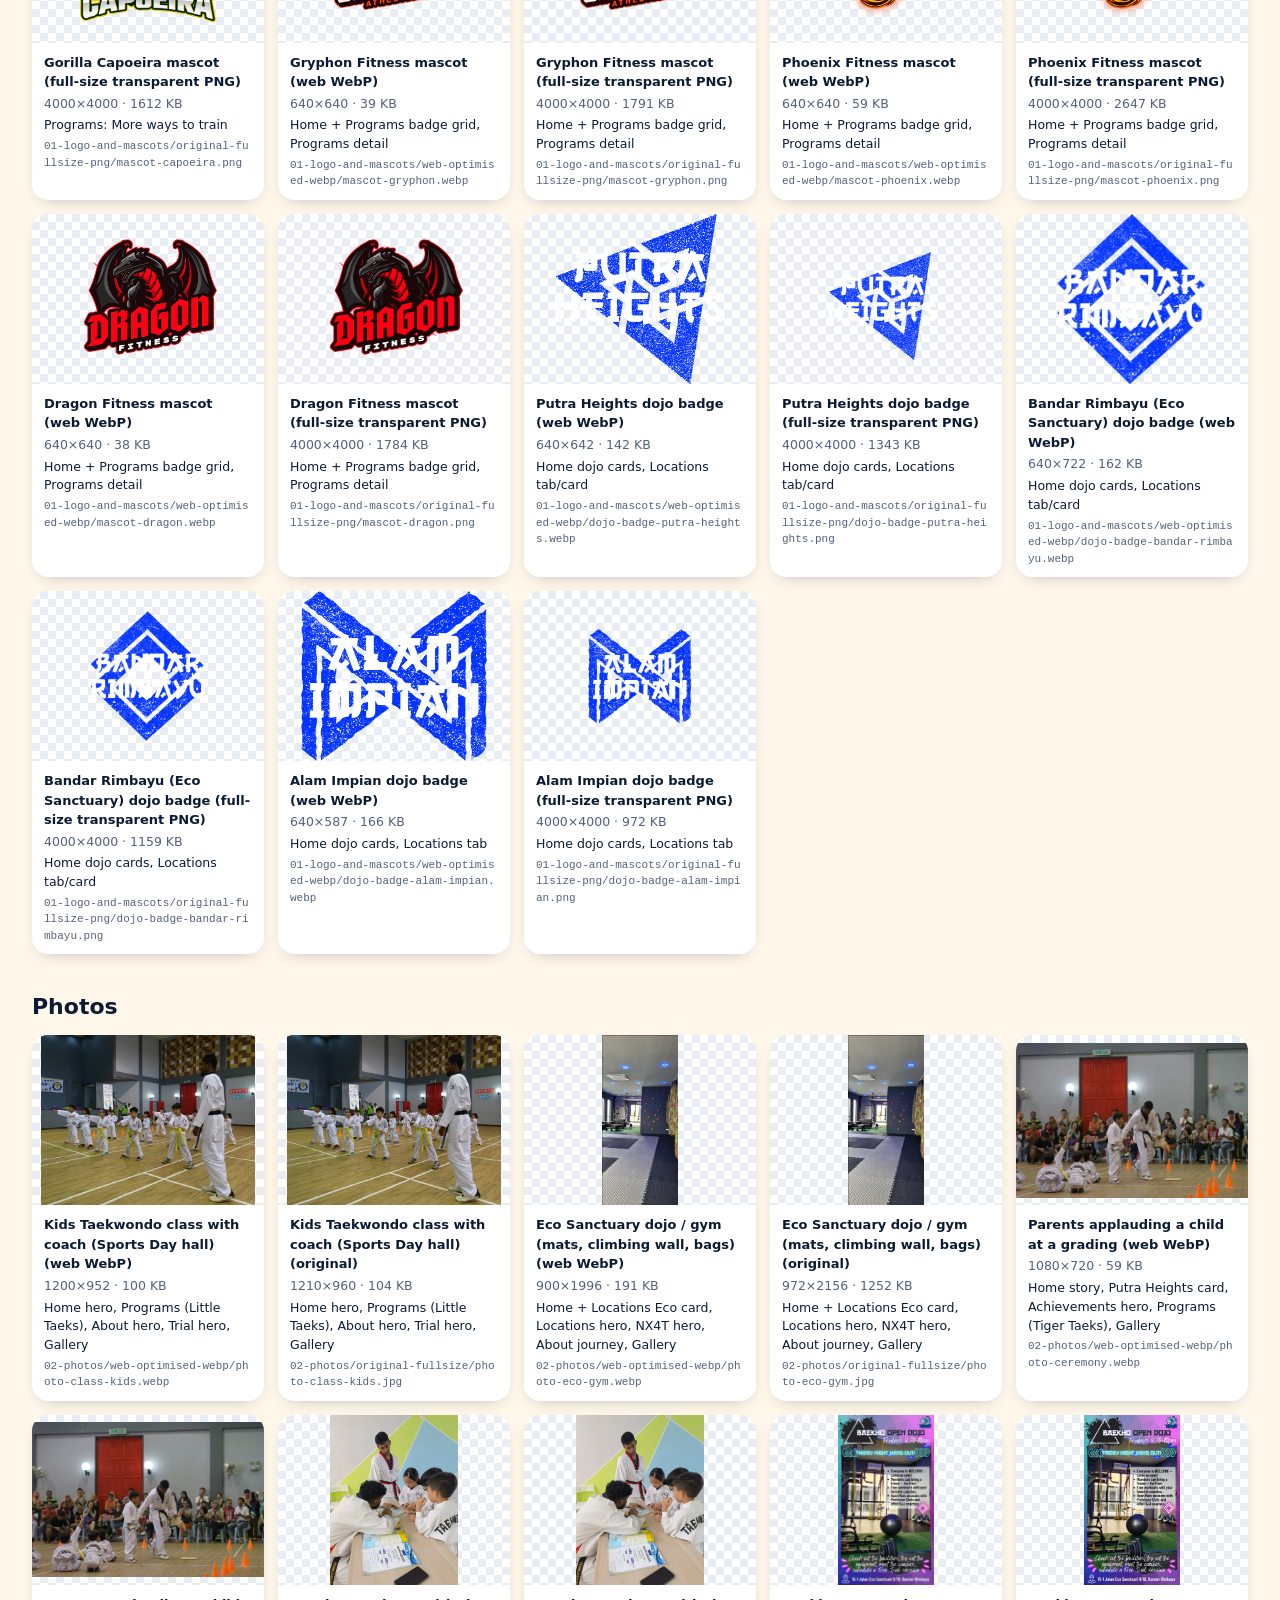
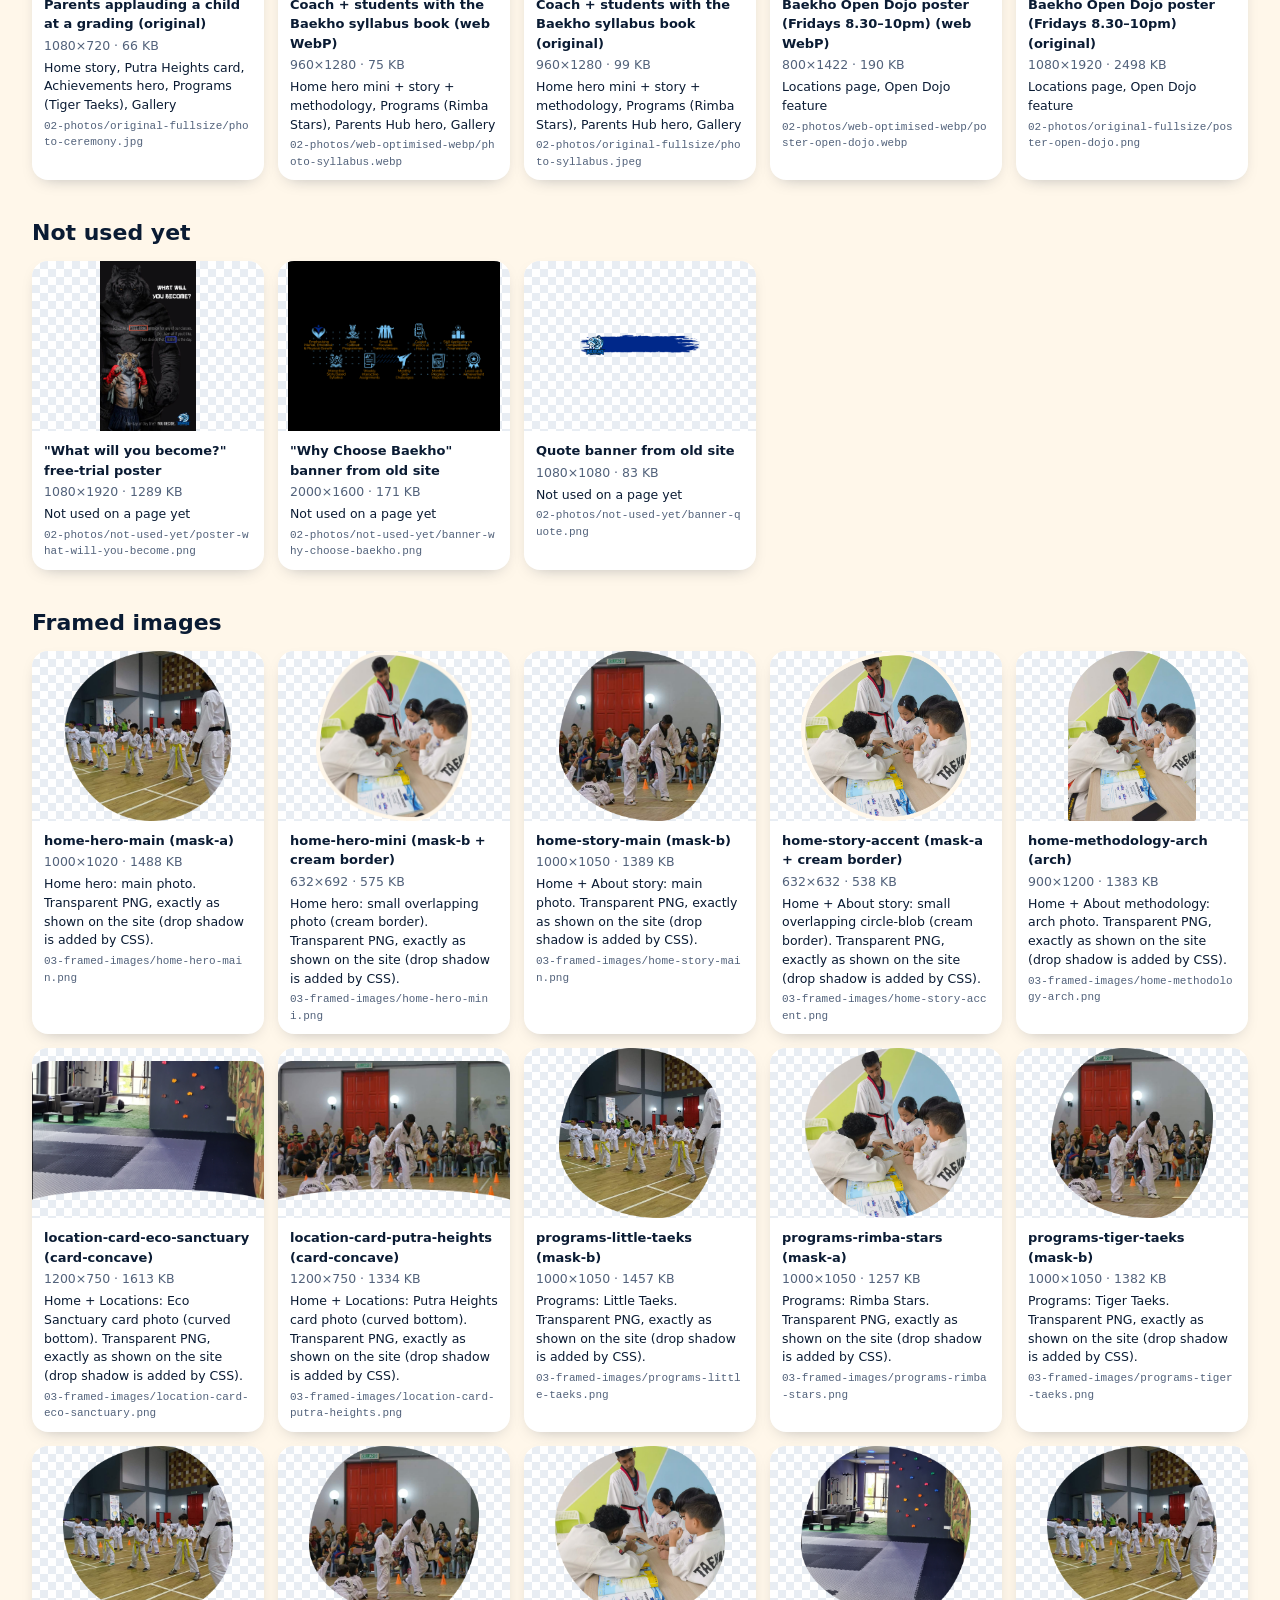
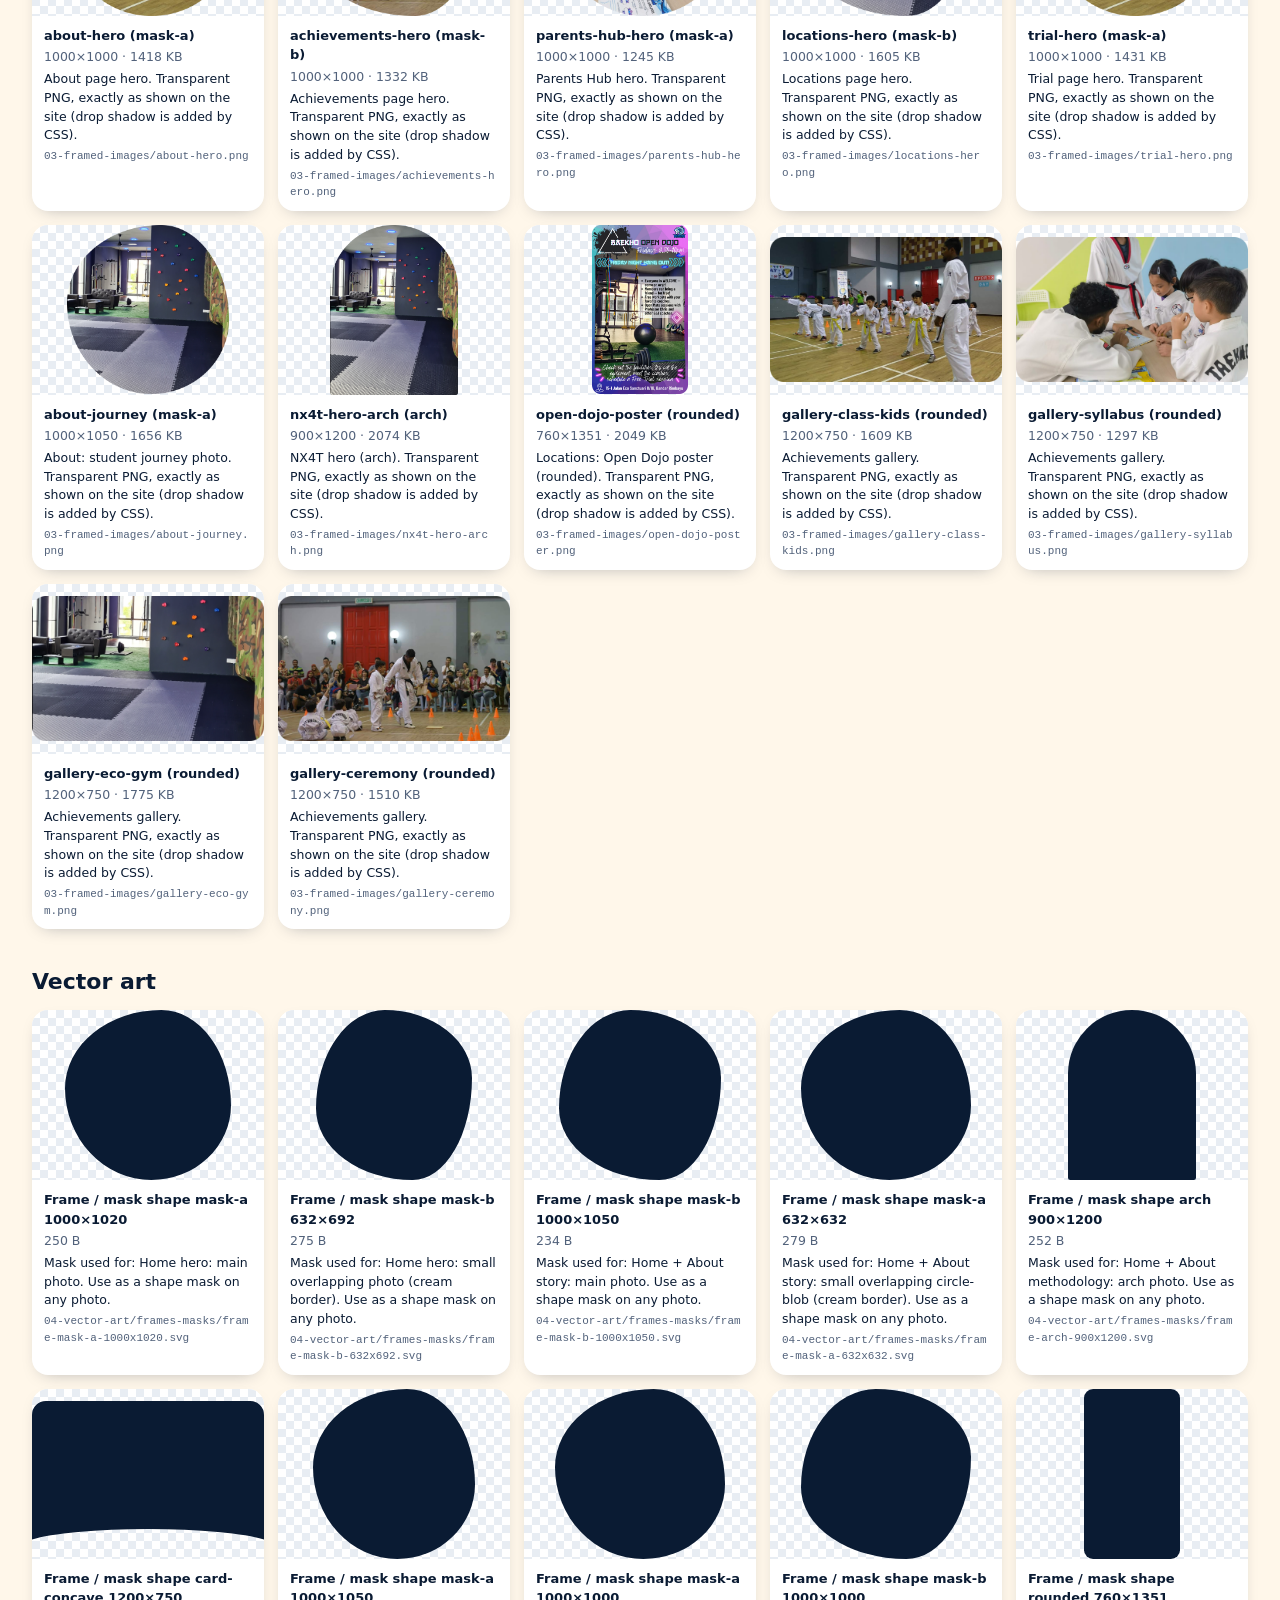
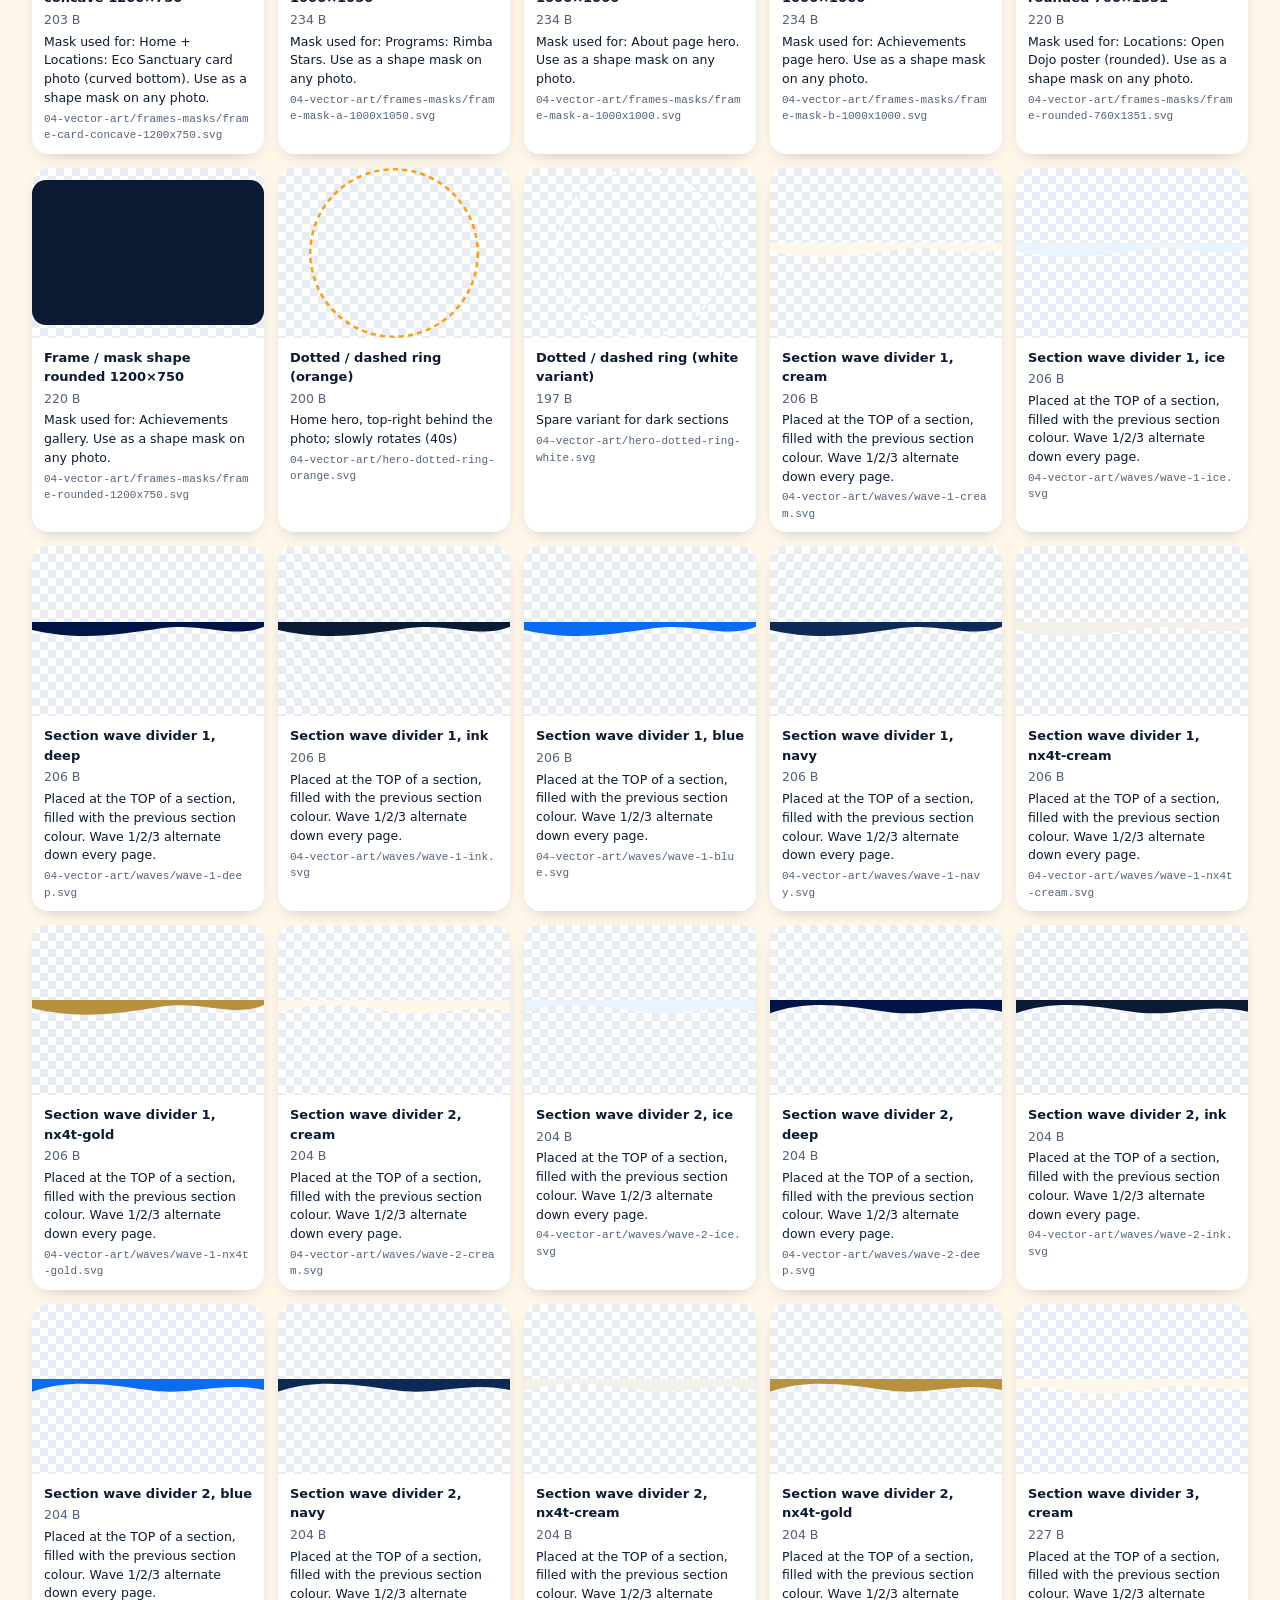
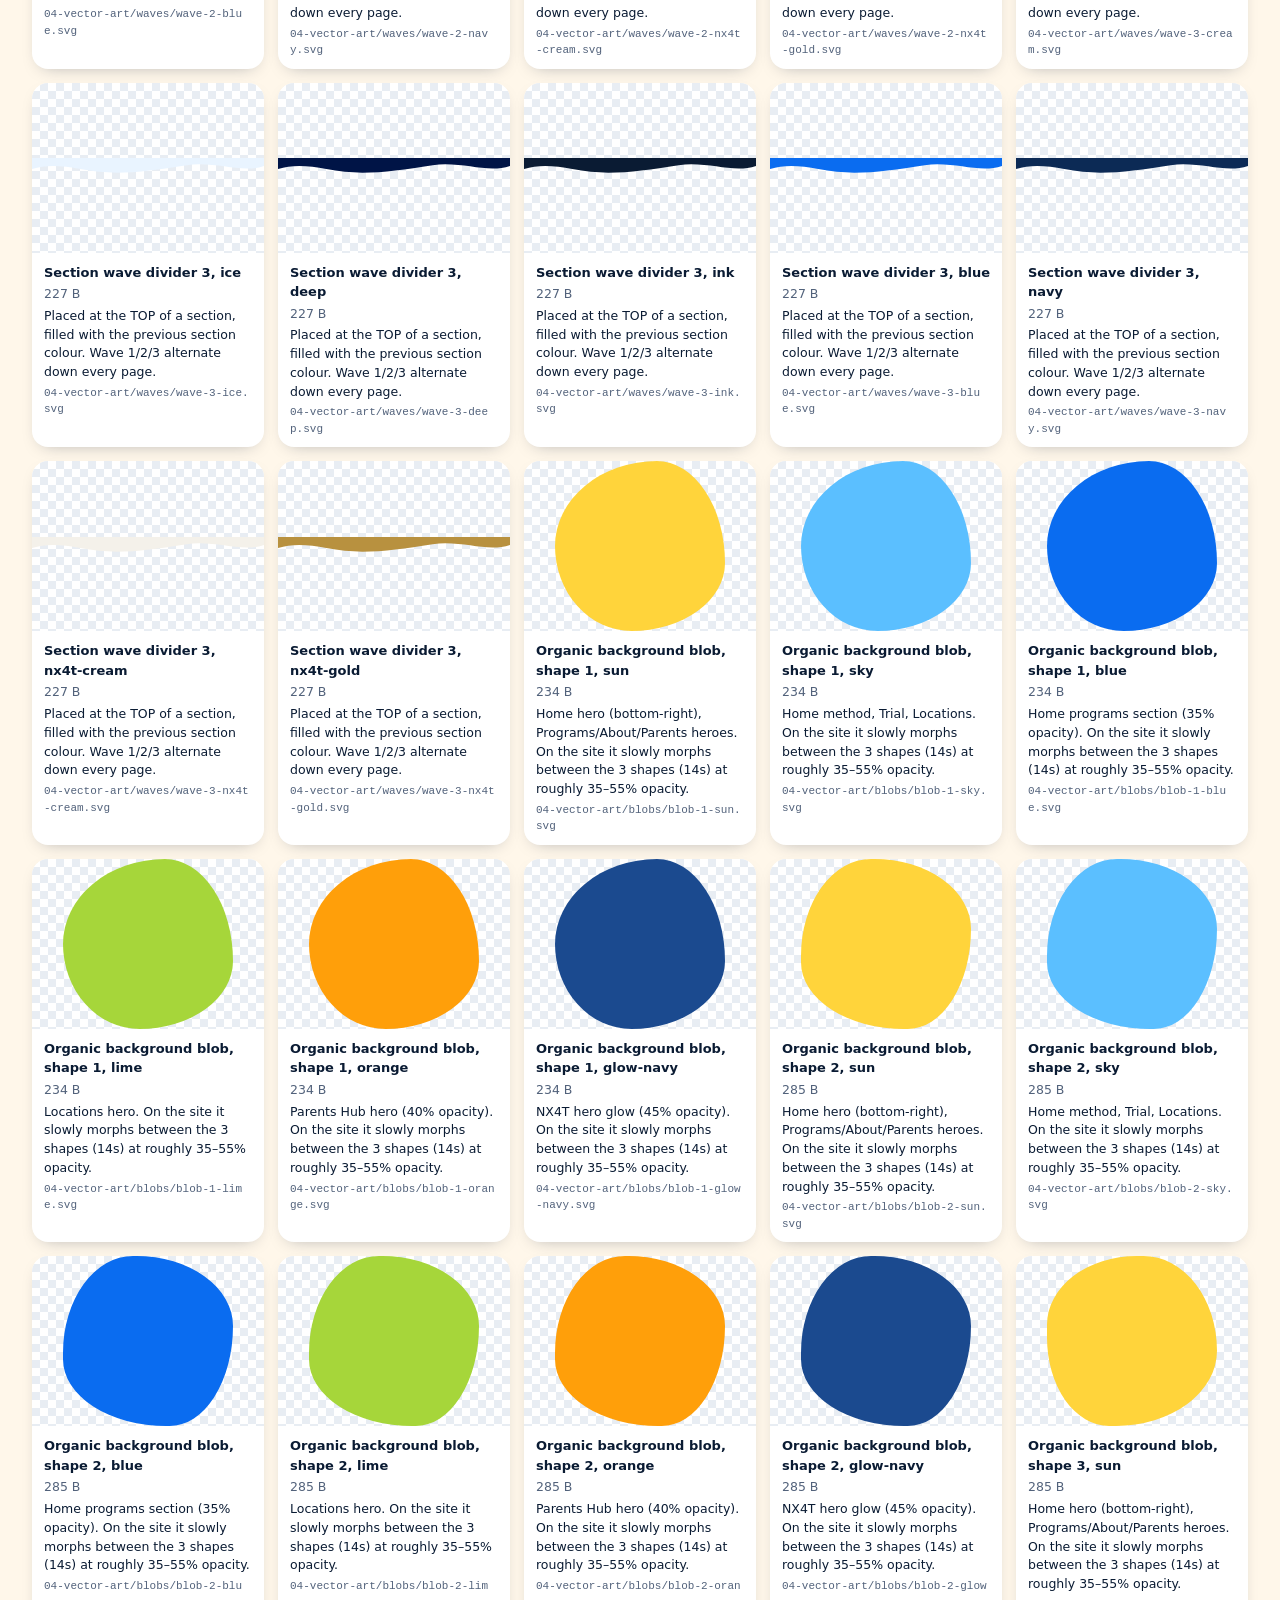
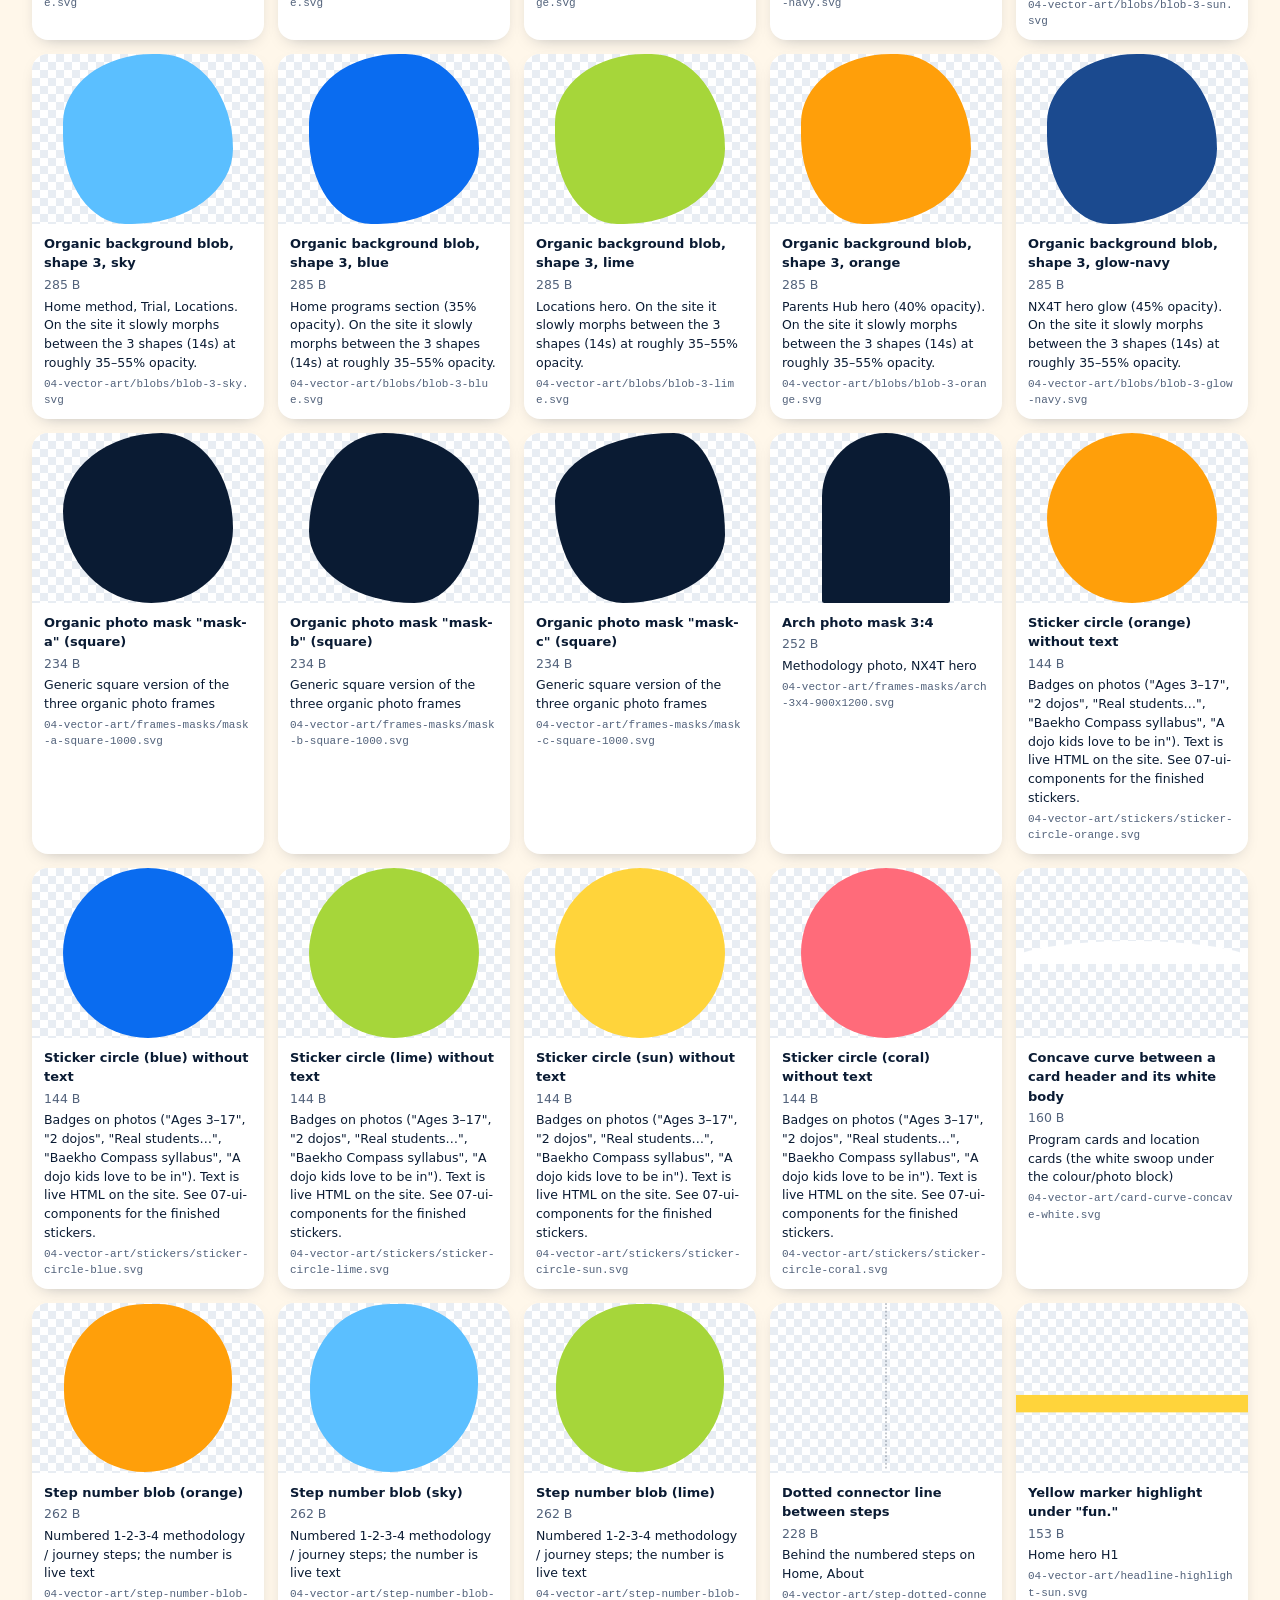
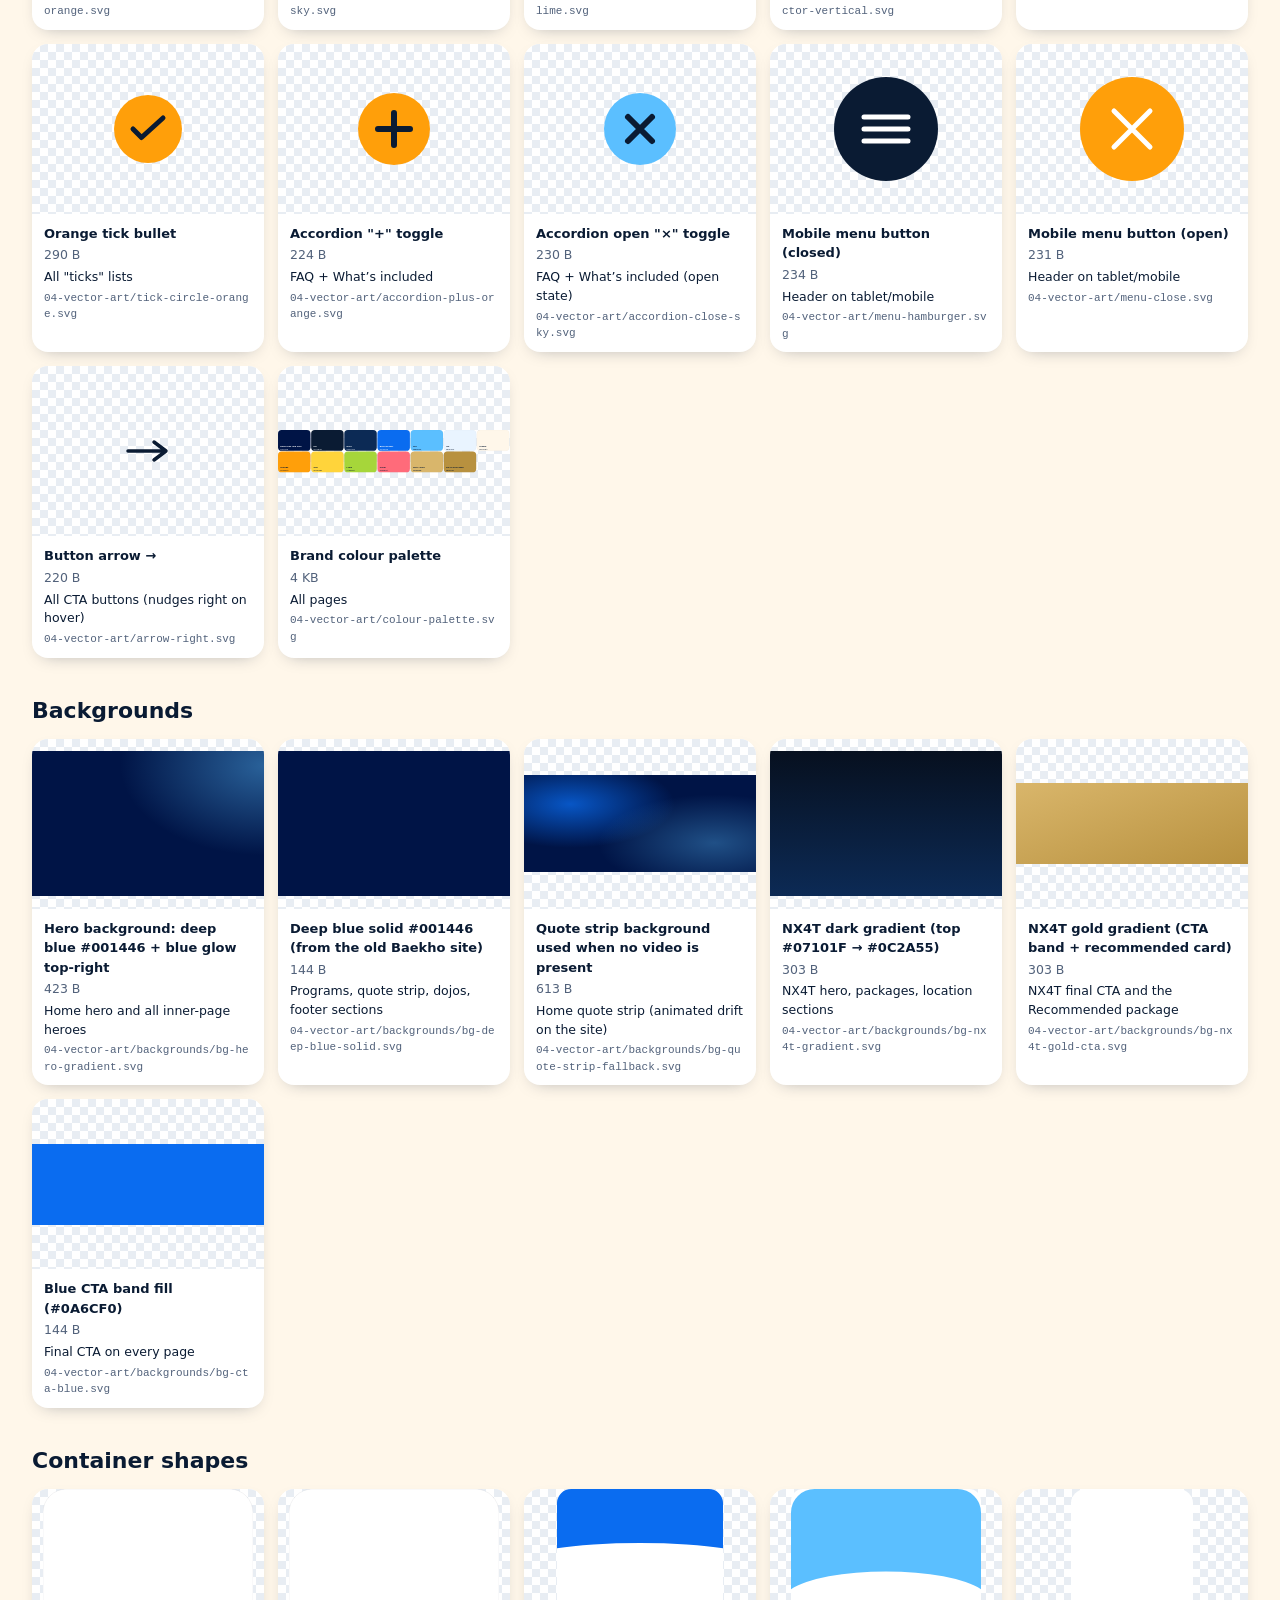
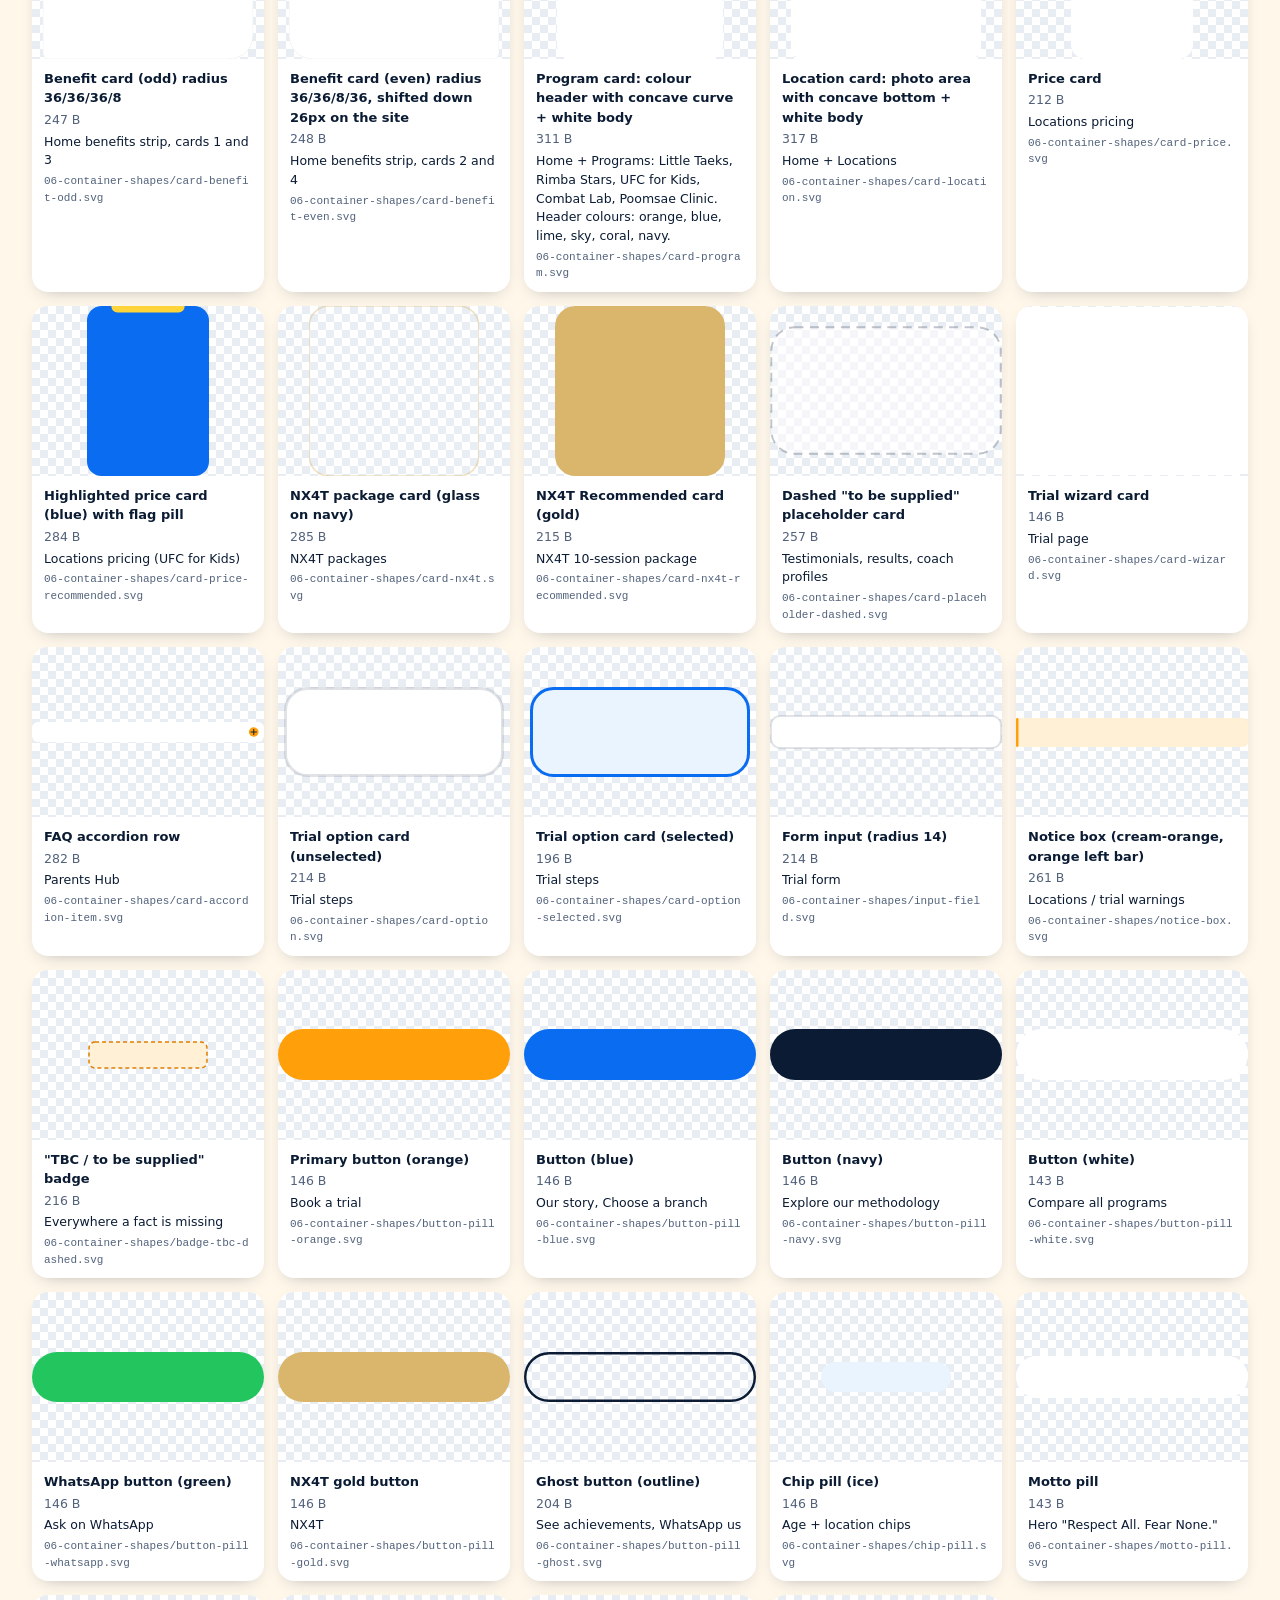
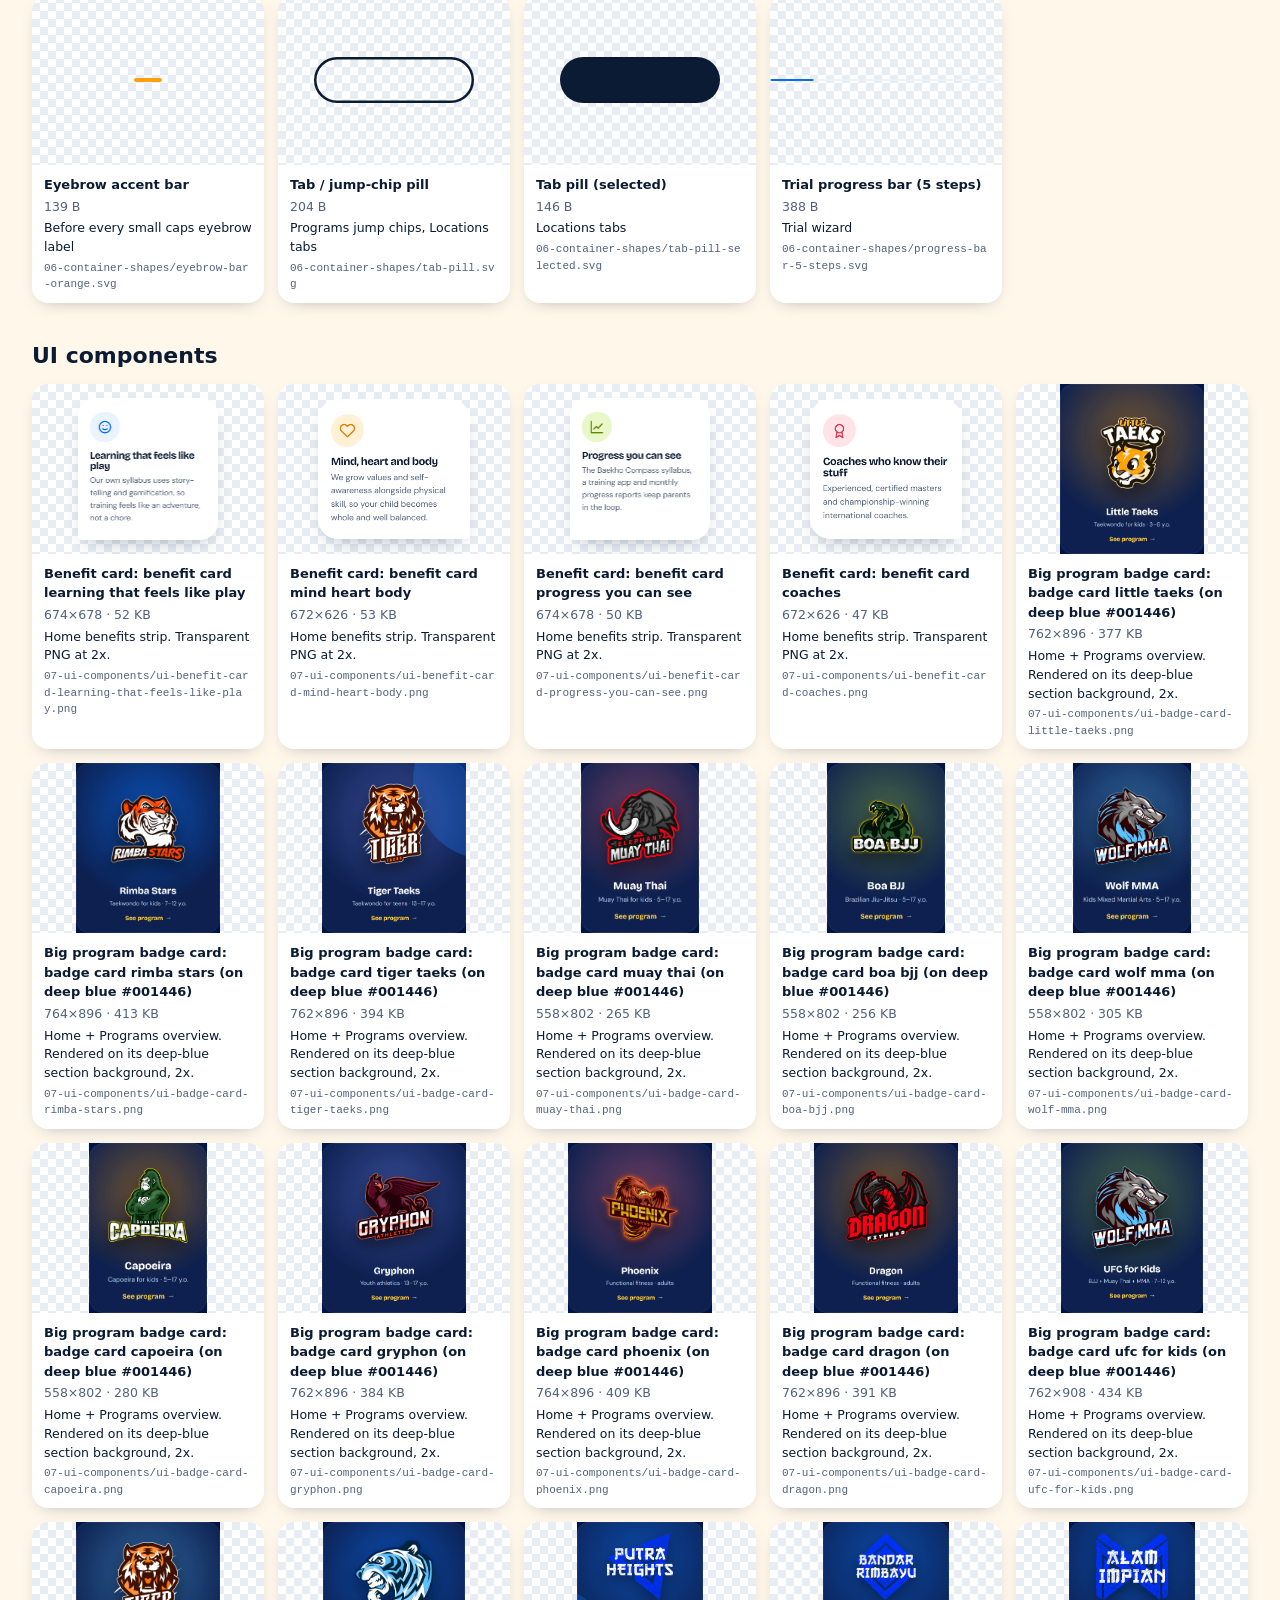
<file: website-assets/asset-index.html>
<!doctype html><html lang="en"><head><meta charset="utf-8"><meta name="viewport" content="width=device-width,initial-scale=1"><title>Baekho asset index</title>
<style>:root{--ink:#0A1B33;--blue:#0A6CF0}body{margin:0;font:15px/1.5 system-ui,Segoe UI,Arial;background:#fff7ea;color:var(--ink)}header{padding:28px 32px;background:var(--ink);color:#fff}header h1{margin:0 0 6px;font-size:26px}header p{margin:0;color:#b9c8e0}nav{display:flex;flex-wrap:wrap;gap:8px;padding:14px 32px;position:sticky;top:0;background:#fff7ea;border-bottom:1px solid #0001;z-index:5}nav a{padding:6px 14px;border-radius:99px;background:#fff;border:2px solid var(--ink);text-decoration:none;color:var(--ink);font-weight:700;font-size:13px}main{padding:8px 32px 60px}h2{margin:36px 0 12px;font-size:22px}.grid{display:grid;grid-template-columns:repeat(auto-fill,minmax(220px,1fr));gap:14px}.card{background:#fff;border-radius:16px;box-shadow:0 6px 18px -10px #0A1B3366;overflow:hidden;display:flex;flex-direction:column}.th{height:170px;overflow:hidden;display:grid;place-items:center;background:repeating-conic-gradient(#e8edf3 0 25%,#fff 0 50%) 0 0/16px 16px}.th img{max-width:100%;max-height:170px;width:auto;height:auto;object-fit:contain}.in{padding:10px 12px;display:grid;gap:3px;font-size:12.5px}.in b{font-size:13px}.in code{font-size:11px;word-break:break-all;color:#52627B}.in a{color:var(--blue);font-weight:700;text-decoration:none}.meta{color:#52627B}</style></head><body>
<header><h1>Baekho Martial Arts — asset index</h1><p>322 files. Click a thumbnail to open the file. Thumbnails sit on a checkerboard so transparency is visible. Open this file from inside the website-assets folder.</p></header>
<nav><a href="#logo-and-mascots">Logo & mascots (28)</a><a href="#photos">Photos (10)</a><a href="#not-used-yet">Not used yet (3)</a><a href="#framed-images">Framed images (22)</a><a href="#vector-art">Vector art (77)</a><a href="#backgrounds">Backgrounds (6)</a><a href="#container-shapes">Container shapes (29)</a><a href="#ui-components">UI components (72)</a><a href="#reference-screenshots">Reference screenshots (25)</a><a href="#icons">Icons (50)</a></nav><main>
<h2 id="logo-and-mascots">Logo & mascots</h2><div class="grid"><div class="card"><a class="th" href="01-logo-and-mascots/web-optimised-webp/baekho-logo-tiger.webp" target="_blank"><img loading="lazy" src="01-logo-and-mascots/web-optimised-webp/baekho-logo-tiger.webp" alt="Baekho logo (blue tiger) (web WebP)"></a><div class="in"><b>Baekho logo (blue tiger) (web WebP)</b><span class="meta">600×549 · 47 KB</span><span>Header, footer, favicon, NX4T coach tile, Poomsae Clinic card, program mascots on dark</span><code>01-logo-and-mascots/web-optimised-webp/baekho-logo-tiger.webp</code></div></div><div class="card"><a class="th" href="01-logo-and-mascots/original-fullsize-png/baekho-logo-tiger.png" target="_blank"><img loading="lazy" src="01-logo-and-mascots/original-fullsize-png/baekho-logo-tiger.png" alt="Baekho logo (blue tiger) (full-size transparent PNG)"></a><div class="in"><b>Baekho logo (blue tiger) (full-size transparent PNG)</b><span class="meta">2447×2238 · 1048 KB</span><span>Header, footer, favicon, NX4T coach tile, Poomsae Clinic card, program mascots on dark</span><code>01-logo-and-mascots/original-fullsize-png/baekho-logo-tiger.png</code></div></div><div class="card"><a class="th" href="01-logo-and-mascots/web-optimised-webp/mascot-little-taeks.webp" target="_blank"><img loading="lazy" src="01-logo-and-mascots/web-optimised-webp/mascot-little-taeks.webp" alt="Little Taeks mascot (orange tiger cub) (web WebP)"></a><div class="in"><b>Little Taeks mascot (orange tiger cub) (web WebP)</b><span class="meta">640×544 · 32 KB</span><span>Home + Programs big badge grid, Programs page, CTA bands (left), trial success screen</span><code>01-logo-and-mascots/web-optimised-webp/mascot-little-taeks.webp</code></div></div><div class="card"><a class="th" href="01-logo-and-mascots/original-fullsize-png/mascot-little-taeks.png" target="_blank"><img loading="lazy" src="01-logo-and-mascots/original-fullsize-png/mascot-little-taeks.png" alt="Little Taeks mascot (orange tiger cub) (full-size transparent PNG)"></a><div class="in"><b>Little Taeks mascot (orange tiger cub) (full-size transparent PNG)</b><span class="meta">3000×2551 · 845 KB</span><span>Home + Programs big badge grid, Programs page, CTA bands (left), trial success screen</span><code>01-logo-and-mascots/original-fullsize-png/mascot-little-taeks.png</code></div></div><div class="card"><a class="th" href="01-logo-and-mascots/web-optimised-webp/mascot-rimba-stars.webp" target="_blank"><img loading="lazy" src="01-logo-and-mascots/web-optimised-webp/mascot-rimba-stars.webp" alt="Rimba Stars mascot (tiger) (web WebP)"></a><div class="in"><b>Rimba Stars mascot (tiger) (web WebP)</b><span class="meta">640×640 · 40 KB</span><span>Home programs card, Programs page, CTA bands (right)</span><code>01-logo-and-mascots/web-optimised-webp/mascot-rimba-stars.webp</code></div></div><div class="card"><a class="th" href="01-logo-and-mascots/original-fullsize-png/mascot-rimba-stars.png" target="_blank"><img loading="lazy" src="01-logo-and-mascots/original-fullsize-png/mascot-rimba-stars.png" alt="Rimba Stars mascot (tiger) (full-size transparent PNG)"></a><div class="in"><b>Rimba Stars mascot (tiger) (full-size transparent PNG)</b><span class="meta">4000×4000 · 1308 KB</span><span>Home programs card, Programs page, CTA bands (right)</span><code>01-logo-and-mascots/original-fullsize-png/mascot-rimba-stars.png</code></div></div><div class="card"><a class="th" href="01-logo-and-mascots/web-optimised-webp/mascot-tiger-taeks.webp" target="_blank"><img loading="lazy" src="01-logo-and-mascots/web-optimised-webp/mascot-tiger-taeks.webp" alt="Tiger Taeks mascot (tiger / hyena crest) (web WebP)"></a><div class="in"><b>Tiger Taeks mascot (tiger / hyena crest) (web WebP)</b><span class="meta">640×603 · 36 KB</span><span>Programs page (Tiger Taeks + Combat Lab placeholder), Home Combat Lab card</span><code>01-logo-and-mascots/web-optimised-webp/mascot-tiger-taeks.webp</code></div></div><div class="card"><a class="th" href="01-logo-and-mascots/original-fullsize-png/mascot-tiger-taeks.png" target="_blank"><img loading="lazy" src="01-logo-and-mascots/original-fullsize-png/mascot-tiger-taeks.png" alt="Tiger Taeks mascot (tiger / hyena crest) (full-size transparent PNG)"></a><div class="in"><b>Tiger Taeks mascot (tiger / hyena crest) (full-size transparent PNG)</b><span class="meta">3000×2828 · 926 KB</span><span>Programs page (Tiger Taeks + Combat Lab placeholder), Home Combat Lab card</span><code>01-logo-and-mascots/original-fullsize-png/mascot-tiger-taeks.png</code></div></div><div class="card"><a class="th" href="01-logo-and-mascots/web-optimised-webp/mascot-muay-thai.webp" target="_blank"><img loading="lazy" src="01-logo-and-mascots/web-optimised-webp/mascot-muay-thai.webp" alt="Elephant Muay Thai mascot (web WebP)"></a><div class="in"><b>Elephant Muay Thai mascot (web WebP)</b><span class="meta">640×640 · 38 KB</span><span>Programs: More ways to train; UFC for Kids art</span><code>01-logo-and-mascots/web-optimised-webp/mascot-muay-thai.webp</code></div></div><div class="card"><a class="th" href="01-logo-and-mascots/original-fullsize-png/mascot-muay-thai.png" target="_blank"><img loading="lazy" src="01-logo-and-mascots/original-fullsize-png/mascot-muay-thai.png" alt="Elephant Muay Thai mascot (full-size transparent PNG)"></a><div class="in"><b>Elephant Muay Thai mascot (full-size transparent PNG)</b><span class="meta">1080×1080 · 303 KB</span><span>Programs: More ways to train; UFC for Kids art</span><code>01-logo-and-mascots/original-fullsize-png/mascot-muay-thai.png</code></div></div><div class="card"><a class="th" href="01-logo-and-mascots/web-optimised-webp/mascot-bjj.webp" target="_blank"><img loading="lazy" src="01-logo-and-mascots/web-optimised-webp/mascot-bjj.webp" alt="Boa BJJ mascot (web WebP)"></a><div class="in"><b>Boa BJJ mascot (web WebP)</b><span class="meta">640×640 · 46 KB</span><span>Programs: More ways to train; UFC for Kids art</span><code>01-logo-and-mascots/web-optimised-webp/mascot-bjj.webp</code></div></div><div class="card"><a class="th" href="01-logo-and-mascots/original-fullsize-png/mascot-bjj.png" target="_blank"><img loading="lazy" src="01-logo-and-mascots/original-fullsize-png/mascot-bjj.png" alt="Boa BJJ mascot (full-size transparent PNG)"></a><div class="in"><b>Boa BJJ mascot (full-size transparent PNG)</b><span class="meta">4000×4000 · 2079 KB</span><span>Programs: More ways to train; UFC for Kids art</span><code>01-logo-and-mascots/original-fullsize-png/mascot-bjj.png</code></div></div><div class="card"><a class="th" href="01-logo-and-mascots/web-optimised-webp/mascot-mma.webp" target="_blank"><img loading="lazy" src="01-logo-and-mascots/web-optimised-webp/mascot-mma.webp" alt="Wolf MMA mascot (web WebP)"></a><div class="in"><b>Wolf MMA mascot (web WebP)</b><span class="meta">640×640 · 48 KB</span><span>Home UFC for Kids card, Programs page hero + UFC section</span><code>01-logo-and-mascots/web-optimised-webp/mascot-mma.webp</code></div></div><div class="card"><a class="th" href="01-logo-and-mascots/original-fullsize-png/mascot-mma.png" target="_blank"><img loading="lazy" src="01-logo-and-mascots/original-fullsize-png/mascot-mma.png" alt="Wolf MMA mascot (full-size transparent PNG)"></a><div class="in"><b>Wolf MMA mascot (full-size transparent PNG)</b><span class="meta">4000×4000 · 1939 KB</span><span>Home UFC for Kids card, Programs page hero + UFC section</span><code>01-logo-and-mascots/original-fullsize-png/mascot-mma.png</code></div></div><div class="card"><a class="th" href="01-logo-and-mascots/web-optimised-webp/mascot-capoeira.webp" target="_blank"><img loading="lazy" src="01-logo-and-mascots/web-optimised-webp/mascot-capoeira.webp" alt="Gorilla Capoeira mascot (web WebP)"></a><div class="in"><b>Gorilla Capoeira mascot (web WebP)</b><span class="meta">640×640 · 39 KB</span><span>Programs: More ways to train</span><code>01-logo-and-mascots/web-optimised-webp/mascot-capoeira.webp</code></div></div><div class="card"><a class="th" href="01-logo-and-mascots/original-fullsize-png/mascot-capoeira.png" target="_blank"><img loading="lazy" src="01-logo-and-mascots/original-fullsize-png/mascot-capoeira.png" alt="Gorilla Capoeira mascot (full-size transparent PNG)"></a><div class="in"><b>Gorilla Capoeira mascot (full-size transparent PNG)</b><span class="meta">4000×4000 · 1612 KB</span><span>Programs: More ways to train</span><code>01-logo-and-mascots/original-fullsize-png/mascot-capoeira.png</code></div></div><div class="card"><a class="th" href="01-logo-and-mascots/web-optimised-webp/mascot-gryphon.webp" target="_blank"><img loading="lazy" src="01-logo-and-mascots/web-optimised-webp/mascot-gryphon.webp" alt="Gryphon Fitness mascot (web WebP)"></a><div class="in"><b>Gryphon Fitness mascot (web WebP)</b><span class="meta">640×640 · 39 KB</span><span>Home + Programs badge grid, Programs detail</span><code>01-logo-and-mascots/web-optimised-webp/mascot-gryphon.webp</code></div></div><div class="card"><a class="th" href="01-logo-and-mascots/original-fullsize-png/mascot-gryphon.png" target="_blank"><img loading="lazy" src="01-logo-and-mascots/original-fullsize-png/mascot-gryphon.png" alt="Gryphon Fitness mascot (full-size transparent PNG)"></a><div class="in"><b>Gryphon Fitness mascot (full-size transparent PNG)</b><span class="meta">4000×4000 · 1791 KB</span><span>Home + Programs badge grid, Programs detail</span><code>01-logo-and-mascots/original-fullsize-png/mascot-gryphon.png</code></div></div><div class="card"><a class="th" href="01-logo-and-mascots/web-optimised-webp/mascot-phoenix.webp" target="_blank"><img loading="lazy" src="01-logo-and-mascots/web-optimised-webp/mascot-phoenix.webp" alt="Phoenix Fitness mascot (web WebP)"></a><div class="in"><b>Phoenix Fitness mascot (web WebP)</b><span class="meta">640×640 · 59 KB</span><span>Home + Programs badge grid, Programs detail</span><code>01-logo-and-mascots/web-optimised-webp/mascot-phoenix.webp</code></div></div><div class="card"><a class="th" href="01-logo-and-mascots/original-fullsize-png/mascot-phoenix.png" target="_blank"><img loading="lazy" src="01-logo-and-mascots/original-fullsize-png/mascot-phoenix.png" alt="Phoenix Fitness mascot (full-size transparent PNG)"></a><div class="in"><b>Phoenix Fitness mascot (full-size transparent PNG)</b><span class="meta">4000×4000 · 2647 KB</span><span>Home + Programs badge grid, Programs detail</span><code>01-logo-and-mascots/original-fullsize-png/mascot-phoenix.png</code></div></div><div class="card"><a class="th" href="01-logo-and-mascots/web-optimised-webp/mascot-dragon.webp" target="_blank"><img loading="lazy" src="01-logo-and-mascots/web-optimised-webp/mascot-dragon.webp" alt="Dragon Fitness mascot (web WebP)"></a><div class="in"><b>Dragon Fitness mascot (web WebP)</b><span class="meta">640×640 · 38 KB</span><span>Home + Programs badge grid, Programs detail</span><code>01-logo-and-mascots/web-optimised-webp/mascot-dragon.webp</code></div></div><div class="card"><a class="th" href="01-logo-and-mascots/original-fullsize-png/mascot-dragon.png" target="_blank"><img loading="lazy" src="01-logo-and-mascots/original-fullsize-png/mascot-dragon.png" alt="Dragon Fitness mascot (full-size transparent PNG)"></a><div class="in"><b>Dragon Fitness mascot (full-size transparent PNG)</b><span class="meta">4000×4000 · 1784 KB</span><span>Home + Programs badge grid, Programs detail</span><code>01-logo-and-mascots/original-fullsize-png/mascot-dragon.png</code></div></div><div class="card"><a class="th" href="01-logo-and-mascots/web-optimised-webp/dojo-badge-putra-heights.webp" target="_blank"><img loading="lazy" src="01-logo-and-mascots/web-optimised-webp/dojo-badge-putra-heights.webp" alt="Putra Heights dojo badge (web WebP)"></a><div class="in"><b>Putra Heights dojo badge (web WebP)</b><span class="meta">640×642 · 142 KB</span><span>Home dojo cards, Locations tab/card</span><code>01-logo-and-mascots/web-optimised-webp/dojo-badge-putra-heights.webp</code></div></div><div class="card"><a class="th" href="01-logo-and-mascots/original-fullsize-png/dojo-badge-putra-heights.png" target="_blank"><img loading="lazy" src="01-logo-and-mascots/original-fullsize-png/dojo-badge-putra-heights.png" alt="Putra Heights dojo badge (full-size transparent PNG)"></a><div class="in"><b>Putra Heights dojo badge (full-size transparent PNG)</b><span class="meta">4000×4000 · 1343 KB</span><span>Home dojo cards, Locations tab/card</span><code>01-logo-and-mascots/original-fullsize-png/dojo-badge-putra-heights.png</code></div></div><div class="card"><a class="th" href="01-logo-and-mascots/web-optimised-webp/dojo-badge-bandar-rimbayu.webp" target="_blank"><img loading="lazy" src="01-logo-and-mascots/web-optimised-webp/dojo-badge-bandar-rimbayu.webp" alt="Bandar Rimbayu (Eco Sanctuary) dojo badge (web WebP)"></a><div class="in"><b>Bandar Rimbayu (Eco Sanctuary) dojo badge (web WebP)</b><span class="meta">640×722 · 162 KB</span><span>Home dojo cards, Locations tab/card</span><code>01-logo-and-mascots/web-optimised-webp/dojo-badge-bandar-rimbayu.webp</code></div></div><div class="card"><a class="th" href="01-logo-and-mascots/original-fullsize-png/dojo-badge-bandar-rimbayu.png" target="_blank"><img loading="lazy" src="01-logo-and-mascots/original-fullsize-png/dojo-badge-bandar-rimbayu.png" alt="Bandar Rimbayu (Eco Sanctuary) dojo badge (full-size transparent PNG)"></a><div class="in"><b>Bandar Rimbayu (Eco Sanctuary) dojo badge (full-size transparent PNG)</b><span class="meta">4000×4000 · 1159 KB</span><span>Home dojo cards, Locations tab/card</span><code>01-logo-and-mascots/original-fullsize-png/dojo-badge-bandar-rimbayu.png</code></div></div><div class="card"><a class="th" href="01-logo-and-mascots/web-optimised-webp/dojo-badge-alam-impian.webp" target="_blank"><img loading="lazy" src="01-logo-and-mascots/web-optimised-webp/dojo-badge-alam-impian.webp" alt="Alam Impian dojo badge (web WebP)"></a><div class="in"><b>Alam Impian dojo badge (web WebP)</b><span class="meta">640×587 · 166 KB</span><span>Home dojo cards, Locations tab</span><code>01-logo-and-mascots/web-optimised-webp/dojo-badge-alam-impian.webp</code></div></div><div class="card"><a class="th" href="01-logo-and-mascots/original-fullsize-png/dojo-badge-alam-impian.png" target="_blank"><img loading="lazy" src="01-logo-and-mascots/original-fullsize-png/dojo-badge-alam-impian.png" alt="Alam Impian dojo badge (full-size transparent PNG)"></a><div class="in"><b>Alam Impian dojo badge (full-size transparent PNG)</b><span class="meta">4000×4000 · 972 KB</span><span>Home dojo cards, Locations tab</span><code>01-logo-and-mascots/original-fullsize-png/dojo-badge-alam-impian.png</code></div></div></div>
<h2 id="photos">Photos</h2><div class="grid"><div class="card"><a class="th" href="02-photos/web-optimised-webp/photo-class-kids.webp" target="_blank"><img loading="lazy" src="02-photos/web-optimised-webp/photo-class-kids.webp" alt="Kids Taekwondo class with coach (Sports Day hall) (web WebP)"></a><div class="in"><b>Kids Taekwondo class with coach (Sports Day hall) (web WebP)</b><span class="meta">1200×952 · 100 KB</span><span>Home hero, Programs (Little Taeks), About hero, Trial hero, Gallery</span><code>02-photos/web-optimised-webp/photo-class-kids.webp</code></div></div><div class="card"><a class="th" href="02-photos/original-fullsize/photo-class-kids.jpg" target="_blank"><img loading="lazy" src="02-photos/original-fullsize/photo-class-kids.jpg" alt="Kids Taekwondo class with coach (Sports Day hall) (original)"></a><div class="in"><b>Kids Taekwondo class with coach (Sports Day hall) (original)</b><span class="meta">1210×960 · 104 KB</span><span>Home hero, Programs (Little Taeks), About hero, Trial hero, Gallery</span><code>02-photos/original-fullsize/photo-class-kids.jpg</code></div></div><div class="card"><a class="th" href="02-photos/web-optimised-webp/photo-eco-gym.webp" target="_blank"><img loading="lazy" src="02-photos/web-optimised-webp/photo-eco-gym.webp" alt="Eco Sanctuary dojo / gym (mats, climbing wall, bags) (web WebP)"></a><div class="in"><b>Eco Sanctuary dojo / gym (mats, climbing wall, bags) (web WebP)</b><span class="meta">900×1996 · 191 KB</span><span>Home + Locations Eco card, Locations hero, NX4T hero, About journey, Gallery</span><code>02-photos/web-optimised-webp/photo-eco-gym.webp</code></div></div><div class="card"><a class="th" href="02-photos/original-fullsize/photo-eco-gym.jpg" target="_blank"><img loading="lazy" src="02-photos/original-fullsize/photo-eco-gym.jpg" alt="Eco Sanctuary dojo / gym (mats, climbing wall, bags) (original)"></a><div class="in"><b>Eco Sanctuary dojo / gym (mats, climbing wall, bags) (original)</b><span class="meta">972×2156 · 1252 KB</span><span>Home + Locations Eco card, Locations hero, NX4T hero, About journey, Gallery</span><code>02-photos/original-fullsize/photo-eco-gym.jpg</code></div></div><div class="card"><a class="th" href="02-photos/web-optimised-webp/photo-ceremony.webp" target="_blank"><img loading="lazy" src="02-photos/web-optimised-webp/photo-ceremony.webp" alt="Parents applauding a child at a grading (web WebP)"></a><div class="in"><b>Parents applauding a child at a grading (web WebP)</b><span class="meta">1080×720 · 59 KB</span><span>Home story, Putra Heights card, Achievements hero, Programs (Tiger Taeks), Gallery</span><code>02-photos/web-optimised-webp/photo-ceremony.webp</code></div></div><div class="card"><a class="th" href="02-photos/original-fullsize/photo-ceremony.jpg" target="_blank"><img loading="lazy" src="02-photos/original-fullsize/photo-ceremony.jpg" alt="Parents applauding a child at a grading (original)"></a><div class="in"><b>Parents applauding a child at a grading (original)</b><span class="meta">1080×720 · 66 KB</span><span>Home story, Putra Heights card, Achievements hero, Programs (Tiger Taeks), Gallery</span><code>02-photos/original-fullsize/photo-ceremony.jpg</code></div></div><div class="card"><a class="th" href="02-photos/web-optimised-webp/photo-syllabus.webp" target="_blank"><img loading="lazy" src="02-photos/web-optimised-webp/photo-syllabus.webp" alt="Coach + students with the Baekho syllabus book (web WebP)"></a><div class="in"><b>Coach + students with the Baekho syllabus book (web WebP)</b><span class="meta">960×1280 · 75 KB</span><span>Home hero mini + story + methodology, Programs (Rimba Stars), Parents Hub hero, Gallery</span><code>02-photos/web-optimised-webp/photo-syllabus.webp</code></div></div><div class="card"><a class="th" href="02-photos/original-fullsize/photo-syllabus.jpeg" target="_blank"><img loading="lazy" src="02-photos/original-fullsize/photo-syllabus.jpeg" alt="Coach + students with the Baekho syllabus book (original)"></a><div class="in"><b>Coach + students with the Baekho syllabus book (original)</b><span class="meta">960×1280 · 99 KB</span><span>Home hero mini + story + methodology, Programs (Rimba Stars), Parents Hub hero, Gallery</span><code>02-photos/original-fullsize/photo-syllabus.jpeg</code></div></div><div class="card"><a class="th" href="02-photos/web-optimised-webp/poster-open-dojo.webp" target="_blank"><img loading="lazy" src="02-photos/web-optimised-webp/poster-open-dojo.webp" alt="Baekho Open Dojo poster (Fridays 8.30–10pm) (web WebP)"></a><div class="in"><b>Baekho Open Dojo poster (Fridays 8.30–10pm) (web WebP)</b><span class="meta">800×1422 · 190 KB</span><span>Locations page, Open Dojo feature</span><code>02-photos/web-optimised-webp/poster-open-dojo.webp</code></div></div><div class="card"><a class="th" href="02-photos/original-fullsize/poster-open-dojo.png" target="_blank"><img loading="lazy" src="02-photos/original-fullsize/poster-open-dojo.png" alt="Baekho Open Dojo poster (Fridays 8.30–10pm) (original)"></a><div class="in"><b>Baekho Open Dojo poster (Fridays 8.30–10pm) (original)</b><span class="meta">1080×1920 · 2498 KB</span><span>Locations page, Open Dojo feature</span><code>02-photos/original-fullsize/poster-open-dojo.png</code></div></div></div>
<h2 id="not-used-yet">Not used yet</h2><div class="grid"><div class="card"><a class="th" href="02-photos/not-used-yet/poster-what-will-you-become.png" target="_blank"><img loading="lazy" src="02-photos/not-used-yet/poster-what-will-you-become.png" alt="What will you become? free-trial poster"></a><div class="in"><b>"What will you become?" free-trial poster</b><span class="meta">1080×1920 · 1289 KB</span><span>Not used on a page yet</span><code>02-photos/not-used-yet/poster-what-will-you-become.png</code></div></div><div class="card"><a class="th" href="02-photos/not-used-yet/banner-why-choose-baekho.png" target="_blank"><img loading="lazy" src="02-photos/not-used-yet/banner-why-choose-baekho.png" alt="Why Choose Baekho banner from old site"></a><div class="in"><b>"Why Choose Baekho" banner from old site</b><span class="meta">2000×1600 · 171 KB</span><span>Not used on a page yet</span><code>02-photos/not-used-yet/banner-why-choose-baekho.png</code></div></div><div class="card"><a class="th" href="02-photos/not-used-yet/banner-quote.png" target="_blank"><img loading="lazy" src="02-photos/not-used-yet/banner-quote.png" alt="Quote banner from old site"></a><div class="in"><b>Quote banner from old site</b><span class="meta">1080×1080 · 83 KB</span><span>Not used on a page yet</span><code>02-photos/not-used-yet/banner-quote.png</code></div></div></div>
<h2 id="framed-images">Framed images</h2><div class="grid"><div class="card"><a class="th" href="03-framed-images/home-hero-main.png" target="_blank"><img loading="lazy" src="03-framed-images/home-hero-main.png" alt="home-hero-main (mask-a)"></a><div class="in"><b>home-hero-main (mask-a)</b><span class="meta">1000×1020 · 1488 KB</span><span>Home hero: main photo. Transparent PNG, exactly as shown on the site (drop shadow is added by CSS).</span><code>03-framed-images/home-hero-main.png</code></div></div><div class="card"><a class="th" href="03-framed-images/home-hero-mini.png" target="_blank"><img loading="lazy" src="03-framed-images/home-hero-mini.png" alt="home-hero-mini (mask-b + cream border)"></a><div class="in"><b>home-hero-mini (mask-b + cream border)</b><span class="meta">632×692 · 575 KB</span><span>Home hero: small overlapping photo (cream border). Transparent PNG, exactly as shown on the site (drop shadow is added by CSS).</span><code>03-framed-images/home-hero-mini.png</code></div></div><div class="card"><a class="th" href="03-framed-images/home-story-main.png" target="_blank"><img loading="lazy" src="03-framed-images/home-story-main.png" alt="home-story-main (mask-b)"></a><div class="in"><b>home-story-main (mask-b)</b><span class="meta">1000×1050 · 1389 KB</span><span>Home + About story: main photo. Transparent PNG, exactly as shown on the site (drop shadow is added by CSS).</span><code>03-framed-images/home-story-main.png</code></div></div><div class="card"><a class="th" href="03-framed-images/home-story-accent.png" target="_blank"><img loading="lazy" src="03-framed-images/home-story-accent.png" alt="home-story-accent (mask-a + cream border)"></a><div class="in"><b>home-story-accent (mask-a + cream border)</b><span class="meta">632×632 · 538 KB</span><span>Home + About story: small overlapping circle-blob (cream border). Transparent PNG, exactly as shown on the site (drop shadow is added by CSS).</span><code>03-framed-images/home-story-accent.png</code></div></div><div class="card"><a class="th" href="03-framed-images/home-methodology-arch.png" target="_blank"><img loading="lazy" src="03-framed-images/home-methodology-arch.png" alt="home-methodology-arch (arch)"></a><div class="in"><b>home-methodology-arch (arch)</b><span class="meta">900×1200 · 1383 KB</span><span>Home + About methodology: arch photo. Transparent PNG, exactly as shown on the site (drop shadow is added by CSS).</span><code>03-framed-images/home-methodology-arch.png</code></div></div><div class="card"><a class="th" href="03-framed-images/location-card-eco-sanctuary.png" target="_blank"><img loading="lazy" src="03-framed-images/location-card-eco-sanctuary.png" alt="location-card-eco-sanctuary (card-concave)"></a><div class="in"><b>location-card-eco-sanctuary (card-concave)</b><span class="meta">1200×750 · 1613 KB</span><span>Home + Locations: Eco Sanctuary card photo (curved bottom). Transparent PNG, exactly as shown on the site (drop shadow is added by CSS).</span><code>03-framed-images/location-card-eco-sanctuary.png</code></div></div><div class="card"><a class="th" href="03-framed-images/location-card-putra-heights.png" target="_blank"><img loading="lazy" src="03-framed-images/location-card-putra-heights.png" alt="location-card-putra-heights (card-concave)"></a><div class="in"><b>location-card-putra-heights (card-concave)</b><span class="meta">1200×750 · 1334 KB</span><span>Home + Locations: Putra Heights card photo (curved bottom). Transparent PNG, exactly as shown on the site (drop shadow is added by CSS).</span><code>03-framed-images/location-card-putra-heights.png</code></div></div><div class="card"><a class="th" href="03-framed-images/programs-little-taeks.png" target="_blank"><img loading="lazy" src="03-framed-images/programs-little-taeks.png" alt="programs-little-taeks (mask-b)"></a><div class="in"><b>programs-little-taeks (mask-b)</b><span class="meta">1000×1050 · 1457 KB</span><span>Programs: Little Taeks. Transparent PNG, exactly as shown on the site (drop shadow is added by CSS).</span><code>03-framed-images/programs-little-taeks.png</code></div></div><div class="card"><a class="th" href="03-framed-images/programs-rimba-stars.png" target="_blank"><img loading="lazy" src="03-framed-images/programs-rimba-stars.png" alt="programs-rimba-stars (mask-a)"></a><div class="in"><b>programs-rimba-stars (mask-a)</b><span class="meta">1000×1050 · 1257 KB</span><span>Programs: Rimba Stars. Transparent PNG, exactly as shown on the site (drop shadow is added by CSS).</span><code>03-framed-images/programs-rimba-stars.png</code></div></div><div class="card"><a class="th" href="03-framed-images/programs-tiger-taeks.png" target="_blank"><img loading="lazy" src="03-framed-images/programs-tiger-taeks.png" alt="programs-tiger-taeks (mask-b)"></a><div class="in"><b>programs-tiger-taeks (mask-b)</b><span class="meta">1000×1050 · 1382 KB</span><span>Programs: Tiger Taeks. Transparent PNG, exactly as shown on the site (drop shadow is added by CSS).</span><code>03-framed-images/programs-tiger-taeks.png</code></div></div><div class="card"><a class="th" href="03-framed-images/about-hero.png" target="_blank"><img loading="lazy" src="03-framed-images/about-hero.png" alt="about-hero (mask-a)"></a><div class="in"><b>about-hero (mask-a)</b><span class="meta">1000×1000 · 1418 KB</span><span>About page hero. Transparent PNG, exactly as shown on the site (drop shadow is added by CSS).</span><code>03-framed-images/about-hero.png</code></div></div><div class="card"><a class="th" href="03-framed-images/achievements-hero.png" target="_blank"><img loading="lazy" src="03-framed-images/achievements-hero.png" alt="achievements-hero (mask-b)"></a><div class="in"><b>achievements-hero (mask-b)</b><span class="meta">1000×1000 · 1332 KB</span><span>Achievements page hero. Transparent PNG, exactly as shown on the site (drop shadow is added by CSS).</span><code>03-framed-images/achievements-hero.png</code></div></div><div class="card"><a class="th" href="03-framed-images/parents-hub-hero.png" target="_blank"><img loading="lazy" src="03-framed-images/parents-hub-hero.png" alt="parents-hub-hero (mask-a)"></a><div class="in"><b>parents-hub-hero (mask-a)</b><span class="meta">1000×1000 · 1245 KB</span><span>Parents Hub hero. Transparent PNG, exactly as shown on the site (drop shadow is added by CSS).</span><code>03-framed-images/parents-hub-hero.png</code></div></div><div class="card"><a class="th" href="03-framed-images/locations-hero.png" target="_blank"><img loading="lazy" src="03-framed-images/locations-hero.png" alt="locations-hero (mask-b)"></a><div class="in"><b>locations-hero (mask-b)</b><span class="meta">1000×1000 · 1605 KB</span><span>Locations page hero. Transparent PNG, exactly as shown on the site (drop shadow is added by CSS).</span><code>03-framed-images/locations-hero.png</code></div></div><div class="card"><a class="th" href="03-framed-images/trial-hero.png" target="_blank"><img loading="lazy" src="03-framed-images/trial-hero.png" alt="trial-hero (mask-a)"></a><div class="in"><b>trial-hero (mask-a)</b><span class="meta">1000×1000 · 1431 KB</span><span>Trial page hero. Transparent PNG, exactly as shown on the site (drop shadow is added by CSS).</span><code>03-framed-images/trial-hero.png</code></div></div><div class="card"><a class="th" href="03-framed-images/about-journey.png" target="_blank"><img loading="lazy" src="03-framed-images/about-journey.png" alt="about-journey (mask-a)"></a><div class="in"><b>about-journey (mask-a)</b><span class="meta">1000×1050 · 1656 KB</span><span>About: student journey photo. Transparent PNG, exactly as shown on the site (drop shadow is added by CSS).</span><code>03-framed-images/about-journey.png</code></div></div><div class="card"><a class="th" href="03-framed-images/nx4t-hero-arch.png" target="_blank"><img loading="lazy" src="03-framed-images/nx4t-hero-arch.png" alt="nx4t-hero-arch (arch)"></a><div class="in"><b>nx4t-hero-arch (arch)</b><span class="meta">900×1200 · 2074 KB</span><span>NX4T hero (arch). Transparent PNG, exactly as shown on the site (drop shadow is added by CSS).</span><code>03-framed-images/nx4t-hero-arch.png</code></div></div><div class="card"><a class="th" href="03-framed-images/open-dojo-poster.png" target="_blank"><img loading="lazy" src="03-framed-images/open-dojo-poster.png" alt="open-dojo-poster (rounded)"></a><div class="in"><b>open-dojo-poster (rounded)</b><span class="meta">760×1351 · 2049 KB</span><span>Locations: Open Dojo poster (rounded). Transparent PNG, exactly as shown on the site (drop shadow is added by CSS).</span><code>03-framed-images/open-dojo-poster.png</code></div></div><div class="card"><a class="th" href="03-framed-images/gallery-class-kids.png" target="_blank"><img loading="lazy" src="03-framed-images/gallery-class-kids.png" alt="gallery-class-kids (rounded)"></a><div class="in"><b>gallery-class-kids (rounded)</b><span class="meta">1200×750 · 1609 KB</span><span>Achievements gallery. Transparent PNG, exactly as shown on the site (drop shadow is added by CSS).</span><code>03-framed-images/gallery-class-kids.png</code></div></div><div class="card"><a class="th" href="03-framed-images/gallery-syllabus.png" target="_blank"><img loading="lazy" src="03-framed-images/gallery-syllabus.png" alt="gallery-syllabus (rounded)"></a><div class="in"><b>gallery-syllabus (rounded)</b><span class="meta">1200×750 · 1297 KB</span><span>Achievements gallery. Transparent PNG, exactly as shown on the site (drop shadow is added by CSS).</span><code>03-framed-images/gallery-syllabus.png</code></div></div><div class="card"><a class="th" href="03-framed-images/gallery-eco-gym.png" target="_blank"><img loading="lazy" src="03-framed-images/gallery-eco-gym.png" alt="gallery-eco-gym (rounded)"></a><div class="in"><b>gallery-eco-gym (rounded)</b><span class="meta">1200×750 · 1775 KB</span><span>Achievements gallery. Transparent PNG, exactly as shown on the site (drop shadow is added by CSS).</span><code>03-framed-images/gallery-eco-gym.png</code></div></div><div class="card"><a class="th" href="03-framed-images/gallery-ceremony.png" target="_blank"><img loading="lazy" src="03-framed-images/gallery-ceremony.png" alt="gallery-ceremony (rounded)"></a><div class="in"><b>gallery-ceremony (rounded)</b><span class="meta">1200×750 · 1510 KB</span><span>Achievements gallery. Transparent PNG, exactly as shown on the site (drop shadow is added by CSS).</span><code>03-framed-images/gallery-ceremony.png</code></div></div></div>
<h2 id="vector-art">Vector art</h2><div class="grid"><div class="card"><a class="th" href="04-vector-art/frames-masks/frame-mask-a-1000x1020.svg" target="_blank"><img loading="lazy" src="04-vector-art/frames-masks/frame-mask-a-1000x1020.svg" alt="Frame / mask shape mask-a 1000×1020"></a><div class="in"><b>Frame / mask shape mask-a 1000×1020</b><span class="meta">250 B</span><span>Mask used for: Home hero: main photo. Use as a shape mask on any photo.</span><code>04-vector-art/frames-masks/frame-mask-a-1000x1020.svg</code></div></div><div class="card"><a class="th" href="04-vector-art/frames-masks/frame-mask-b-632x692.svg" target="_blank"><img loading="lazy" src="04-vector-art/frames-masks/frame-mask-b-632x692.svg" alt="Frame / mask shape mask-b 632×692"></a><div class="in"><b>Frame / mask shape mask-b 632×692</b><span class="meta">275 B</span><span>Mask used for: Home hero: small overlapping photo (cream border). Use as a shape mask on any photo.</span><code>04-vector-art/frames-masks/frame-mask-b-632x692.svg</code></div></div><div class="card"><a class="th" href="04-vector-art/frames-masks/frame-mask-b-1000x1050.svg" target="_blank"><img loading="lazy" src="04-vector-art/frames-masks/frame-mask-b-1000x1050.svg" alt="Frame / mask shape mask-b 1000×1050"></a><div class="in"><b>Frame / mask shape mask-b 1000×1050</b><span class="meta">234 B</span><span>Mask used for: Home + About story: main photo. Use as a shape mask on any photo.</span><code>04-vector-art/frames-masks/frame-mask-b-1000x1050.svg</code></div></div><div class="card"><a class="th" href="04-vector-art/frames-masks/frame-mask-a-632x632.svg" target="_blank"><img loading="lazy" src="04-vector-art/frames-masks/frame-mask-a-632x632.svg" alt="Frame / mask shape mask-a 632×632"></a><div class="in"><b>Frame / mask shape mask-a 632×632</b><span class="meta">279 B</span><span>Mask used for: Home + About story: small overlapping circle-blob (cream border). Use as a shape mask on any photo.</span><code>04-vector-art/frames-masks/frame-mask-a-632x632.svg</code></div></div><div class="card"><a class="th" href="04-vector-art/frames-masks/frame-arch-900x1200.svg" target="_blank"><img loading="lazy" src="04-vector-art/frames-masks/frame-arch-900x1200.svg" alt="Frame / mask shape arch 900×1200"></a><div class="in"><b>Frame / mask shape arch 900×1200</b><span class="meta">252 B</span><span>Mask used for: Home + About methodology: arch photo. Use as a shape mask on any photo.</span><code>04-vector-art/frames-masks/frame-arch-900x1200.svg</code></div></div><div class="card"><a class="th" href="04-vector-art/frames-masks/frame-card-concave-1200x750.svg" target="_blank"><img loading="lazy" src="04-vector-art/frames-masks/frame-card-concave-1200x750.svg" alt="Frame / mask shape card-concave 1200×750"></a><div class="in"><b>Frame / mask shape card-concave 1200×750</b><span class="meta">203 B</span><span>Mask used for: Home + Locations: Eco Sanctuary card photo (curved bottom). Use as a shape mask on any photo.</span><code>04-vector-art/frames-masks/frame-card-concave-1200x750.svg</code></div></div><div class="card"><a class="th" href="04-vector-art/frames-masks/frame-mask-a-1000x1050.svg" target="_blank"><img loading="lazy" src="04-vector-art/frames-masks/frame-mask-a-1000x1050.svg" alt="Frame / mask shape mask-a 1000×1050"></a><div class="in"><b>Frame / mask shape mask-a 1000×1050</b><span class="meta">234 B</span><span>Mask used for: Programs: Rimba Stars. Use as a shape mask on any photo.</span><code>04-vector-art/frames-masks/frame-mask-a-1000x1050.svg</code></div></div><div class="card"><a class="th" href="04-vector-art/frames-masks/frame-mask-a-1000x1000.svg" target="_blank"><img loading="lazy" src="04-vector-art/frames-masks/frame-mask-a-1000x1000.svg" alt="Frame / mask shape mask-a 1000×1000"></a><div class="in"><b>Frame / mask shape mask-a 1000×1000</b><span class="meta">234 B</span><span>Mask used for: About page hero. Use as a shape mask on any photo.</span><code>04-vector-art/frames-masks/frame-mask-a-1000x1000.svg</code></div></div><div class="card"><a class="th" href="04-vector-art/frames-masks/frame-mask-b-1000x1000.svg" target="_blank"><img loading="lazy" src="04-vector-art/frames-masks/frame-mask-b-1000x1000.svg" alt="Frame / mask shape mask-b 1000×1000"></a><div class="in"><b>Frame / mask shape mask-b 1000×1000</b><span class="meta">234 B</span><span>Mask used for: Achievements page hero. Use as a shape mask on any photo.</span><code>04-vector-art/frames-masks/frame-mask-b-1000x1000.svg</code></div></div><div class="card"><a class="th" href="04-vector-art/frames-masks/frame-rounded-760x1351.svg" target="_blank"><img loading="lazy" src="04-vector-art/frames-masks/frame-rounded-760x1351.svg" alt="Frame / mask shape rounded 760×1351"></a><div class="in"><b>Frame / mask shape rounded 760×1351</b><span class="meta">220 B</span><span>Mask used for: Locations: Open Dojo poster (rounded). Use as a shape mask on any photo.</span><code>04-vector-art/frames-masks/frame-rounded-760x1351.svg</code></div></div><div class="card"><a class="th" href="04-vector-art/frames-masks/frame-rounded-1200x750.svg" target="_blank"><img loading="lazy" src="04-vector-art/frames-masks/frame-rounded-1200x750.svg" alt="Frame / mask shape rounded 1200×750"></a><div class="in"><b>Frame / mask shape rounded 1200×750</b><span class="meta">220 B</span><span>Mask used for: Achievements gallery. Use as a shape mask on any photo.</span><code>04-vector-art/frames-masks/frame-rounded-1200x750.svg</code></div></div><div class="card"><a class="th" href="04-vector-art/hero-dotted-ring-orange.svg" target="_blank"><img loading="lazy" src="04-vector-art/hero-dotted-ring-orange.svg" alt="Dotted / dashed ring (orange)"></a><div class="in"><b>Dotted / dashed ring (orange)</b><span class="meta">200 B</span><span>Home hero, top-right behind the photo; slowly rotates (40s)</span><code>04-vector-art/hero-dotted-ring-orange.svg</code></div></div><div class="card"><a class="th" href="04-vector-art/hero-dotted-ring-white.svg" target="_blank"><img loading="lazy" src="04-vector-art/hero-dotted-ring-white.svg" alt="Dotted / dashed ring (white variant)"></a><div class="in"><b>Dotted / dashed ring (white variant)</b><span class="meta">197 B</span><span>Spare variant for dark sections</span><code>04-vector-art/hero-dotted-ring-white.svg</code></div></div><div class="card"><a class="th" href="04-vector-art/waves/wave-1-cream.svg" target="_blank"><img loading="lazy" src="04-vector-art/waves/wave-1-cream.svg" alt="Section wave divider 1, cream"></a><div class="in"><b>Section wave divider 1, cream</b><span class="meta">206 B</span><span>Placed at the TOP of a section, filled with the previous section colour. Wave 1/2/3 alternate down every page.</span><code>04-vector-art/waves/wave-1-cream.svg</code></div></div><div class="card"><a class="th" href="04-vector-art/waves/wave-1-ice.svg" target="_blank"><img loading="lazy" src="04-vector-art/waves/wave-1-ice.svg" alt="Section wave divider 1, ice"></a><div class="in"><b>Section wave divider 1, ice</b><span class="meta">206 B</span><span>Placed at the TOP of a section, filled with the previous section colour. Wave 1/2/3 alternate down every page.</span><code>04-vector-art/waves/wave-1-ice.svg</code></div></div><div class="card"><a class="th" href="04-vector-art/waves/wave-1-deep.svg" target="_blank"><img loading="lazy" src="04-vector-art/waves/wave-1-deep.svg" alt="Section wave divider 1, deep"></a><div class="in"><b>Section wave divider 1, deep</b><span class="meta">206 B</span><span>Placed at the TOP of a section, filled with the previous section colour. Wave 1/2/3 alternate down every page.</span><code>04-vector-art/waves/wave-1-deep.svg</code></div></div><div class="card"><a class="th" href="04-vector-art/waves/wave-1-ink.svg" target="_blank"><img loading="lazy" src="04-vector-art/waves/wave-1-ink.svg" alt="Section wave divider 1, ink"></a><div class="in"><b>Section wave divider 1, ink</b><span class="meta">206 B</span><span>Placed at the TOP of a section, filled with the previous section colour. Wave 1/2/3 alternate down every page.</span><code>04-vector-art/waves/wave-1-ink.svg</code></div></div><div class="card"><a class="th" href="04-vector-art/waves/wave-1-blue.svg" target="_blank"><img loading="lazy" src="04-vector-art/waves/wave-1-blue.svg" alt="Section wave divider 1, blue"></a><div class="in"><b>Section wave divider 1, blue</b><span class="meta">206 B</span><span>Placed at the TOP of a section, filled with the previous section colour. Wave 1/2/3 alternate down every page.</span><code>04-vector-art/waves/wave-1-blue.svg</code></div></div><div class="card"><a class="th" href="04-vector-art/waves/wave-1-navy.svg" target="_blank"><img loading="lazy" src="04-vector-art/waves/wave-1-navy.svg" alt="Section wave divider 1, navy"></a><div class="in"><b>Section wave divider 1, navy</b><span class="meta">206 B</span><span>Placed at the TOP of a section, filled with the previous section colour. Wave 1/2/3 alternate down every page.</span><code>04-vector-art/waves/wave-1-navy.svg</code></div></div><div class="card"><a class="th" href="04-vector-art/waves/wave-1-nx4t-cream.svg" target="_blank"><img loading="lazy" src="04-vector-art/waves/wave-1-nx4t-cream.svg" alt="Section wave divider 1, nx4t-cream"></a><div class="in"><b>Section wave divider 1, nx4t-cream</b><span class="meta">206 B</span><span>Placed at the TOP of a section, filled with the previous section colour. Wave 1/2/3 alternate down every page.</span><code>04-vector-art/waves/wave-1-nx4t-cream.svg</code></div></div><div class="card"><a class="th" href="04-vector-art/waves/wave-1-nx4t-gold.svg" target="_blank"><img loading="lazy" src="04-vector-art/waves/wave-1-nx4t-gold.svg" alt="Section wave divider 1, nx4t-gold"></a><div class="in"><b>Section wave divider 1, nx4t-gold</b><span class="meta">206 B</span><span>Placed at the TOP of a section, filled with the previous section colour. Wave 1/2/3 alternate down every page.</span><code>04-vector-art/waves/wave-1-nx4t-gold.svg</code></div></div><div class="card"><a class="th" href="04-vector-art/waves/wave-2-cream.svg" target="_blank"><img loading="lazy" src="04-vector-art/waves/wave-2-cream.svg" alt="Section wave divider 2, cream"></a><div class="in"><b>Section wave divider 2, cream</b><span class="meta">204 B</span><span>Placed at the TOP of a section, filled with the previous section colour. Wave 1/2/3 alternate down every page.</span><code>04-vector-art/waves/wave-2-cream.svg</code></div></div><div class="card"><a class="th" href="04-vector-art/waves/wave-2-ice.svg" target="_blank"><img loading="lazy" src="04-vector-art/waves/wave-2-ice.svg" alt="Section wave divider 2, ice"></a><div class="in"><b>Section wave divider 2, ice</b><span class="meta">204 B</span><span>Placed at the TOP of a section, filled with the previous section colour. Wave 1/2/3 alternate down every page.</span><code>04-vector-art/waves/wave-2-ice.svg</code></div></div><div class="card"><a class="th" href="04-vector-art/waves/wave-2-deep.svg" target="_blank"><img loading="lazy" src="04-vector-art/waves/wave-2-deep.svg" alt="Section wave divider 2, deep"></a><div class="in"><b>Section wave divider 2, deep</b><span class="meta">204 B</span><span>Placed at the TOP of a section, filled with the previous section colour. Wave 1/2/3 alternate down every page.</span><code>04-vector-art/waves/wave-2-deep.svg</code></div></div><div class="card"><a class="th" href="04-vector-art/waves/wave-2-ink.svg" target="_blank"><img loading="lazy" src="04-vector-art/waves/wave-2-ink.svg" alt="Section wave divider 2, ink"></a><div class="in"><b>Section wave divider 2, ink</b><span class="meta">204 B</span><span>Placed at the TOP of a section, filled with the previous section colour. Wave 1/2/3 alternate down every page.</span><code>04-vector-art/waves/wave-2-ink.svg</code></div></div><div class="card"><a class="th" href="04-vector-art/waves/wave-2-blue.svg" target="_blank"><img loading="lazy" src="04-vector-art/waves/wave-2-blue.svg" alt="Section wave divider 2, blue"></a><div class="in"><b>Section wave divider 2, blue</b><span class="meta">204 B</span><span>Placed at the TOP of a section, filled with the previous section colour. Wave 1/2/3 alternate down every page.</span><code>04-vector-art/waves/wave-2-blue.svg</code></div></div><div class="card"><a class="th" href="04-vector-art/waves/wave-2-navy.svg" target="_blank"><img loading="lazy" src="04-vector-art/waves/wave-2-navy.svg" alt="Section wave divider 2, navy"></a><div class="in"><b>Section wave divider 2, navy</b><span class="meta">204 B</span><span>Placed at the TOP of a section, filled with the previous section colour. Wave 1/2/3 alternate down every page.</span><code>04-vector-art/waves/wave-2-navy.svg</code></div></div><div class="card"><a class="th" href="04-vector-art/waves/wave-2-nx4t-cream.svg" target="_blank"><img loading="lazy" src="04-vector-art/waves/wave-2-nx4t-cream.svg" alt="Section wave divider 2, nx4t-cream"></a><div class="in"><b>Section wave divider 2, nx4t-cream</b><span class="meta">204 B</span><span>Placed at the TOP of a section, filled with the previous section colour. Wave 1/2/3 alternate down every page.</span><code>04-vector-art/waves/wave-2-nx4t-cream.svg</code></div></div><div class="card"><a class="th" href="04-vector-art/waves/wave-2-nx4t-gold.svg" target="_blank"><img loading="lazy" src="04-vector-art/waves/wave-2-nx4t-gold.svg" alt="Section wave divider 2, nx4t-gold"></a><div class="in"><b>Section wave divider 2, nx4t-gold</b><span class="meta">204 B</span><span>Placed at the TOP of a section, filled with the previous section colour. Wave 1/2/3 alternate down every page.</span><code>04-vector-art/waves/wave-2-nx4t-gold.svg</code></div></div><div class="card"><a class="th" href="04-vector-art/waves/wave-3-cream.svg" target="_blank"><img loading="lazy" src="04-vector-art/waves/wave-3-cream.svg" alt="Section wave divider 3, cream"></a><div class="in"><b>Section wave divider 3, cream</b><span class="meta">227 B</span><span>Placed at the TOP of a section, filled with the previous section colour. Wave 1/2/3 alternate down every page.</span><code>04-vector-art/waves/wave-3-cream.svg</code></div></div><div class="card"><a class="th" href="04-vector-art/waves/wave-3-ice.svg" target="_blank"><img loading="lazy" src="04-vector-art/waves/wave-3-ice.svg" alt="Section wave divider 3, ice"></a><div class="in"><b>Section wave divider 3, ice</b><span class="meta">227 B</span><span>Placed at the TOP of a section, filled with the previous section colour. Wave 1/2/3 alternate down every page.</span><code>04-vector-art/waves/wave-3-ice.svg</code></div></div><div class="card"><a class="th" href="04-vector-art/waves/wave-3-deep.svg" target="_blank"><img loading="lazy" src="04-vector-art/waves/wave-3-deep.svg" alt="Section wave divider 3, deep"></a><div class="in"><b>Section wave divider 3, deep</b><span class="meta">227 B</span><span>Placed at the TOP of a section, filled with the previous section colour. Wave 1/2/3 alternate down every page.</span><code>04-vector-art/waves/wave-3-deep.svg</code></div></div><div class="card"><a class="th" href="04-vector-art/waves/wave-3-ink.svg" target="_blank"><img loading="lazy" src="04-vector-art/waves/wave-3-ink.svg" alt="Section wave divider 3, ink"></a><div class="in"><b>Section wave divider 3, ink</b><span class="meta">227 B</span><span>Placed at the TOP of a section, filled with the previous section colour. Wave 1/2/3 alternate down every page.</span><code>04-vector-art/waves/wave-3-ink.svg</code></div></div><div class="card"><a class="th" href="04-vector-art/waves/wave-3-blue.svg" target="_blank"><img loading="lazy" src="04-vector-art/waves/wave-3-blue.svg" alt="Section wave divider 3, blue"></a><div class="in"><b>Section wave divider 3, blue</b><span class="meta">227 B</span><span>Placed at the TOP of a section, filled with the previous section colour. Wave 1/2/3 alternate down every page.</span><code>04-vector-art/waves/wave-3-blue.svg</code></div></div><div class="card"><a class="th" href="04-vector-art/waves/wave-3-navy.svg" target="_blank"><img loading="lazy" src="04-vector-art/waves/wave-3-navy.svg" alt="Section wave divider 3, navy"></a><div class="in"><b>Section wave divider 3, navy</b><span class="meta">227 B</span><span>Placed at the TOP of a section, filled with the previous section colour. Wave 1/2/3 alternate down every page.</span><code>04-vector-art/waves/wave-3-navy.svg</code></div></div><div class="card"><a class="th" href="04-vector-art/waves/wave-3-nx4t-cream.svg" target="_blank"><img loading="lazy" src="04-vector-art/waves/wave-3-nx4t-cream.svg" alt="Section wave divider 3, nx4t-cream"></a><div class="in"><b>Section wave divider 3, nx4t-cream</b><span class="meta">227 B</span><span>Placed at the TOP of a section, filled with the previous section colour. Wave 1/2/3 alternate down every page.</span><code>04-vector-art/waves/wave-3-nx4t-cream.svg</code></div></div><div class="card"><a class="th" href="04-vector-art/waves/wave-3-nx4t-gold.svg" target="_blank"><img loading="lazy" src="04-vector-art/waves/wave-3-nx4t-gold.svg" alt="Section wave divider 3, nx4t-gold"></a><div class="in"><b>Section wave divider 3, nx4t-gold</b><span class="meta">227 B</span><span>Placed at the TOP of a section, filled with the previous section colour. Wave 1/2/3 alternate down every page.</span><code>04-vector-art/waves/wave-3-nx4t-gold.svg</code></div></div><div class="card"><a class="th" href="04-vector-art/blobs/blob-1-sun.svg" target="_blank"><img loading="lazy" src="04-vector-art/blobs/blob-1-sun.svg" alt="Organic background blob, shape 1, sun"></a><div class="in"><b>Organic background blob, shape 1, sun</b><span class="meta">234 B</span><span>Home hero (bottom-right), Programs/About/Parents heroes. On the site it slowly morphs between the 3 shapes (14s) at roughly 35–55% opacity.</span><code>04-vector-art/blobs/blob-1-sun.svg</code></div></div><div class="card"><a class="th" href="04-vector-art/blobs/blob-1-sky.svg" target="_blank"><img loading="lazy" src="04-vector-art/blobs/blob-1-sky.svg" alt="Organic background blob, shape 1, sky"></a><div class="in"><b>Organic background blob, shape 1, sky</b><span class="meta">234 B</span><span>Home method, Trial, Locations. On the site it slowly morphs between the 3 shapes (14s) at roughly 35–55% opacity.</span><code>04-vector-art/blobs/blob-1-sky.svg</code></div></div><div class="card"><a class="th" href="04-vector-art/blobs/blob-1-blue.svg" target="_blank"><img loading="lazy" src="04-vector-art/blobs/blob-1-blue.svg" alt="Organic background blob, shape 1, blue"></a><div class="in"><b>Organic background blob, shape 1, blue</b><span class="meta">234 B</span><span>Home programs section (35% opacity). On the site it slowly morphs between the 3 shapes (14s) at roughly 35–55% opacity.</span><code>04-vector-art/blobs/blob-1-blue.svg</code></div></div><div class="card"><a class="th" href="04-vector-art/blobs/blob-1-lime.svg" target="_blank"><img loading="lazy" src="04-vector-art/blobs/blob-1-lime.svg" alt="Organic background blob, shape 1, lime"></a><div class="in"><b>Organic background blob, shape 1, lime</b><span class="meta">234 B</span><span>Locations hero. On the site it slowly morphs between the 3 shapes (14s) at roughly 35–55% opacity.</span><code>04-vector-art/blobs/blob-1-lime.svg</code></div></div><div class="card"><a class="th" href="04-vector-art/blobs/blob-1-orange.svg" target="_blank"><img loading="lazy" src="04-vector-art/blobs/blob-1-orange.svg" alt="Organic background blob, shape 1, orange"></a><div class="in"><b>Organic background blob, shape 1, orange</b><span class="meta">234 B</span><span>Parents Hub hero (40% opacity). On the site it slowly morphs between the 3 shapes (14s) at roughly 35–55% opacity.</span><code>04-vector-art/blobs/blob-1-orange.svg</code></div></div><div class="card"><a class="th" href="04-vector-art/blobs/blob-1-glow-navy.svg" target="_blank"><img loading="lazy" src="04-vector-art/blobs/blob-1-glow-navy.svg" alt="Organic background blob, shape 1, glow-navy"></a><div class="in"><b>Organic background blob, shape 1, glow-navy</b><span class="meta">234 B</span><span>NX4T hero glow (45% opacity). On the site it slowly morphs between the 3 shapes (14s) at roughly 35–55% opacity.</span><code>04-vector-art/blobs/blob-1-glow-navy.svg</code></div></div><div class="card"><a class="th" href="04-vector-art/blobs/blob-2-sun.svg" target="_blank"><img loading="lazy" src="04-vector-art/blobs/blob-2-sun.svg" alt="Organic background blob, shape 2, sun"></a><div class="in"><b>Organic background blob, shape 2, sun</b><span class="meta">285 B</span><span>Home hero (bottom-right), Programs/About/Parents heroes. On the site it slowly morphs between the 3 shapes (14s) at roughly 35–55% opacity.</span><code>04-vector-art/blobs/blob-2-sun.svg</code></div></div><div class="card"><a class="th" href="04-vector-art/blobs/blob-2-sky.svg" target="_blank"><img loading="lazy" src="04-vector-art/blobs/blob-2-sky.svg" alt="Organic background blob, shape 2, sky"></a><div class="in"><b>Organic background blob, shape 2, sky</b><span class="meta">285 B</span><span>Home method, Trial, Locations. On the site it slowly morphs between the 3 shapes (14s) at roughly 35–55% opacity.</span><code>04-vector-art/blobs/blob-2-sky.svg</code></div></div><div class="card"><a class="th" href="04-vector-art/blobs/blob-2-blue.svg" target="_blank"><img loading="lazy" src="04-vector-art/blobs/blob-2-blue.svg" alt="Organic background blob, shape 2, blue"></a><div class="in"><b>Organic background blob, shape 2, blue</b><span class="meta">285 B</span><span>Home programs section (35% opacity). On the site it slowly morphs between the 3 shapes (14s) at roughly 35–55% opacity.</span><code>04-vector-art/blobs/blob-2-blue.svg</code></div></div><div class="card"><a class="th" href="04-vector-art/blobs/blob-2-lime.svg" target="_blank"><img loading="lazy" src="04-vector-art/blobs/blob-2-lime.svg" alt="Organic background blob, shape 2, lime"></a><div class="in"><b>Organic background blob, shape 2, lime</b><span class="meta">285 B</span><span>Locations hero. On the site it slowly morphs between the 3 shapes (14s) at roughly 35–55% opacity.</span><code>04-vector-art/blobs/blob-2-lime.svg</code></div></div><div class="card"><a class="th" href="04-vector-art/blobs/blob-2-orange.svg" target="_blank"><img loading="lazy" src="04-vector-art/blobs/blob-2-orange.svg" alt="Organic background blob, shape 2, orange"></a><div class="in"><b>Organic background blob, shape 2, orange</b><span class="meta">285 B</span><span>Parents Hub hero (40% opacity). On the site it slowly morphs between the 3 shapes (14s) at roughly 35–55% opacity.</span><code>04-vector-art/blobs/blob-2-orange.svg</code></div></div><div class="card"><a class="th" href="04-vector-art/blobs/blob-2-glow-navy.svg" target="_blank"><img loading="lazy" src="04-vector-art/blobs/blob-2-glow-navy.svg" alt="Organic background blob, shape 2, glow-navy"></a><div class="in"><b>Organic background blob, shape 2, glow-navy</b><span class="meta">285 B</span><span>NX4T hero glow (45% opacity). On the site it slowly morphs between the 3 shapes (14s) at roughly 35–55% opacity.</span><code>04-vector-art/blobs/blob-2-glow-navy.svg</code></div></div><div class="card"><a class="th" href="04-vector-art/blobs/blob-3-sun.svg" target="_blank"><img loading="lazy" src="04-vector-art/blobs/blob-3-sun.svg" alt="Organic background blob, shape 3, sun"></a><div class="in"><b>Organic background blob, shape 3, sun</b><span class="meta">285 B</span><span>Home hero (bottom-right), Programs/About/Parents heroes. On the site it slowly morphs between the 3 shapes (14s) at roughly 35–55% opacity.</span><code>04-vector-art/blobs/blob-3-sun.svg</code></div></div><div class="card"><a class="th" href="04-vector-art/blobs/blob-3-sky.svg" target="_blank"><img loading="lazy" src="04-vector-art/blobs/blob-3-sky.svg" alt="Organic background blob, shape 3, sky"></a><div class="in"><b>Organic background blob, shape 3, sky</b><span class="meta">285 B</span><span>Home method, Trial, Locations. On the site it slowly morphs between the 3 shapes (14s) at roughly 35–55% opacity.</span><code>04-vector-art/blobs/blob-3-sky.svg</code></div></div><div class="card"><a class="th" href="04-vector-art/blobs/blob-3-blue.svg" target="_blank"><img loading="lazy" src="04-vector-art/blobs/blob-3-blue.svg" alt="Organic background blob, shape 3, blue"></a><div class="in"><b>Organic background blob, shape 3, blue</b><span class="meta">285 B</span><span>Home programs section (35% opacity). On the site it slowly morphs between the 3 shapes (14s) at roughly 35–55% opacity.</span><code>04-vector-art/blobs/blob-3-blue.svg</code></div></div><div class="card"><a class="th" href="04-vector-art/blobs/blob-3-lime.svg" target="_blank"><img loading="lazy" src="04-vector-art/blobs/blob-3-lime.svg" alt="Organic background blob, shape 3, lime"></a><div class="in"><b>Organic background blob, shape 3, lime</b><span class="meta">285 B</span><span>Locations hero. On the site it slowly morphs between the 3 shapes (14s) at roughly 35–55% opacity.</span><code>04-vector-art/blobs/blob-3-lime.svg</code></div></div><div class="card"><a class="th" href="04-vector-art/blobs/blob-3-orange.svg" target="_blank"><img loading="lazy" src="04-vector-art/blobs/blob-3-orange.svg" alt="Organic background blob, shape 3, orange"></a><div class="in"><b>Organic background blob, shape 3, orange</b><span class="meta">285 B</span><span>Parents Hub hero (40% opacity). On the site it slowly morphs between the 3 shapes (14s) at roughly 35–55% opacity.</span><code>04-vector-art/blobs/blob-3-orange.svg</code></div></div><div class="card"><a class="th" href="04-vector-art/blobs/blob-3-glow-navy.svg" target="_blank"><img loading="lazy" src="04-vector-art/blobs/blob-3-glow-navy.svg" alt="Organic background blob, shape 3, glow-navy"></a><div class="in"><b>Organic background blob, shape 3, glow-navy</b><span class="meta">285 B</span><span>NX4T hero glow (45% opacity). On the site it slowly morphs between the 3 shapes (14s) at roughly 35–55% opacity.</span><code>04-vector-art/blobs/blob-3-glow-navy.svg</code></div></div><div class="card"><a class="th" href="04-vector-art/frames-masks/mask-a-square-1000.svg" target="_blank"><img loading="lazy" src="04-vector-art/frames-masks/mask-a-square-1000.svg" alt="Organic photo mask mask-a (square)"></a><div class="in"><b>Organic photo mask "mask-a" (square)</b><span class="meta">234 B</span><span>Generic square version of the three organic photo frames</span><code>04-vector-art/frames-masks/mask-a-square-1000.svg</code></div></div><div class="card"><a class="th" href="04-vector-art/frames-masks/mask-b-square-1000.svg" target="_blank"><img loading="lazy" src="04-vector-art/frames-masks/mask-b-square-1000.svg" alt="Organic photo mask mask-b (square)"></a><div class="in"><b>Organic photo mask "mask-b" (square)</b><span class="meta">234 B</span><span>Generic square version of the three organic photo frames</span><code>04-vector-art/frames-masks/mask-b-square-1000.svg</code></div></div><div class="card"><a class="th" href="04-vector-art/frames-masks/mask-c-square-1000.svg" target="_blank"><img loading="lazy" src="04-vector-art/frames-masks/mask-c-square-1000.svg" alt="Organic photo mask mask-c (square)"></a><div class="in"><b>Organic photo mask "mask-c" (square)</b><span class="meta">234 B</span><span>Generic square version of the three organic photo frames</span><code>04-vector-art/frames-masks/mask-c-square-1000.svg</code></div></div><div class="card"><a class="th" href="04-vector-art/frames-masks/arch-3x4-900x1200.svg" target="_blank"><img loading="lazy" src="04-vector-art/frames-masks/arch-3x4-900x1200.svg" alt="Arch photo mask 3:4"></a><div class="in"><b>Arch photo mask 3:4</b><span class="meta">252 B</span><span>Methodology photo, NX4T hero</span><code>04-vector-art/frames-masks/arch-3x4-900x1200.svg</code></div></div><div class="card"><a class="th" href="04-vector-art/stickers/sticker-circle-orange.svg" target="_blank"><img loading="lazy" src="04-vector-art/stickers/sticker-circle-orange.svg" alt="Sticker circle (orange) without text"></a><div class="in"><b>Sticker circle (orange) without text</b><span class="meta">144 B</span><span>Badges on photos ("Ages 3–17", "2 dojos", "Real students…", "Baekho Compass syllabus", "A dojo kids love to be in"). Text is live HTML on the site. See 07-ui-components for the finished stickers.</span><code>04-vector-art/stickers/sticker-circle-orange.svg</code></div></div><div class="card"><a class="th" href="04-vector-art/stickers/sticker-circle-blue.svg" target="_blank"><img loading="lazy" src="04-vector-art/stickers/sticker-circle-blue.svg" alt="Sticker circle (blue) without text"></a><div class="in"><b>Sticker circle (blue) without text</b><span class="meta">144 B</span><span>Badges on photos ("Ages 3–17", "2 dojos", "Real students…", "Baekho Compass syllabus", "A dojo kids love to be in"). Text is live HTML on the site. See 07-ui-components for the finished stickers.</span><code>04-vector-art/stickers/sticker-circle-blue.svg</code></div></div><div class="card"><a class="th" href="04-vector-art/stickers/sticker-circle-lime.svg" target="_blank"><img loading="lazy" src="04-vector-art/stickers/sticker-circle-lime.svg" alt="Sticker circle (lime) without text"></a><div class="in"><b>Sticker circle (lime) without text</b><span class="meta">144 B</span><span>Badges on photos ("Ages 3–17", "2 dojos", "Real students…", "Baekho Compass syllabus", "A dojo kids love to be in"). Text is live HTML on the site. See 07-ui-components for the finished stickers.</span><code>04-vector-art/stickers/sticker-circle-lime.svg</code></div></div><div class="card"><a class="th" href="04-vector-art/stickers/sticker-circle-sun.svg" target="_blank"><img loading="lazy" src="04-vector-art/stickers/sticker-circle-sun.svg" alt="Sticker circle (sun) without text"></a><div class="in"><b>Sticker circle (sun) without text</b><span class="meta">144 B</span><span>Badges on photos ("Ages 3–17", "2 dojos", "Real students…", "Baekho Compass syllabus", "A dojo kids love to be in"). Text is live HTML on the site. See 07-ui-components for the finished stickers.</span><code>04-vector-art/stickers/sticker-circle-sun.svg</code></div></div><div class="card"><a class="th" href="04-vector-art/stickers/sticker-circle-coral.svg" target="_blank"><img loading="lazy" src="04-vector-art/stickers/sticker-circle-coral.svg" alt="Sticker circle (coral) without text"></a><div class="in"><b>Sticker circle (coral) without text</b><span class="meta">144 B</span><span>Badges on photos ("Ages 3–17", "2 dojos", "Real students…", "Baekho Compass syllabus", "A dojo kids love to be in"). Text is live HTML on the site. See 07-ui-components for the finished stickers.</span><code>04-vector-art/stickers/sticker-circle-coral.svg</code></div></div><div class="card"><a class="th" href="04-vector-art/card-curve-concave-white.svg" target="_blank"><img loading="lazy" src="04-vector-art/card-curve-concave-white.svg" alt="Concave curve between a card header and its white body"></a><div class="in"><b>Concave curve between a card header and its white body</b><span class="meta">160 B</span><span>Program cards and location cards (the white swoop under the colour/photo block)</span><code>04-vector-art/card-curve-concave-white.svg</code></div></div><div class="card"><a class="th" href="04-vector-art/step-number-blob-orange.svg" target="_blank"><img loading="lazy" src="04-vector-art/step-number-blob-orange.svg" alt="Step number blob (orange)"></a><div class="in"><b>Step number blob (orange)</b><span class="meta">262 B</span><span>Numbered 1-2-3-4 methodology / journey steps; the number is live text</span><code>04-vector-art/step-number-blob-orange.svg</code></div></div><div class="card"><a class="th" href="04-vector-art/step-number-blob-sky.svg" target="_blank"><img loading="lazy" src="04-vector-art/step-number-blob-sky.svg" alt="Step number blob (sky)"></a><div class="in"><b>Step number blob (sky)</b><span class="meta">262 B</span><span>Numbered 1-2-3-4 methodology / journey steps; the number is live text</span><code>04-vector-art/step-number-blob-sky.svg</code></div></div><div class="card"><a class="th" href="04-vector-art/step-number-blob-lime.svg" target="_blank"><img loading="lazy" src="04-vector-art/step-number-blob-lime.svg" alt="Step number blob (lime)"></a><div class="in"><b>Step number blob (lime)</b><span class="meta">262 B</span><span>Numbered 1-2-3-4 methodology / journey steps; the number is live text</span><code>04-vector-art/step-number-blob-lime.svg</code></div></div><div class="card"><a class="th" href="04-vector-art/step-dotted-connector-vertical.svg" target="_blank"><img loading="lazy" src="04-vector-art/step-dotted-connector-vertical.svg" alt="Dotted connector line between steps"></a><div class="in"><b>Dotted connector line between steps</b><span class="meta">228 B</span><span>Behind the numbered steps on Home, About</span><code>04-vector-art/step-dotted-connector-vertical.svg</code></div></div><div class="card"><a class="th" href="04-vector-art/headline-highlight-sun.svg" target="_blank"><img loading="lazy" src="04-vector-art/headline-highlight-sun.svg" alt="Yellow marker highlight under fun."></a><div class="in"><b>Yellow marker highlight under "fun."</b><span class="meta">153 B</span><span>Home hero H1</span><code>04-vector-art/headline-highlight-sun.svg</code></div></div><div class="card"><a class="th" href="04-vector-art/tick-circle-orange.svg" target="_blank"><img loading="lazy" src="04-vector-art/tick-circle-orange.svg" alt="Orange tick bullet"></a><div class="in"><b>Orange tick bullet</b><span class="meta">290 B</span><span>All "ticks" lists</span><code>04-vector-art/tick-circle-orange.svg</code></div></div><div class="card"><a class="th" href="04-vector-art/accordion-plus-orange.svg" target="_blank"><img loading="lazy" src="04-vector-art/accordion-plus-orange.svg" alt="Accordion + toggle"></a><div class="in"><b>Accordion "+" toggle</b><span class="meta">224 B</span><span>FAQ + What’s included</span><code>04-vector-art/accordion-plus-orange.svg</code></div></div><div class="card"><a class="th" href="04-vector-art/accordion-close-sky.svg" target="_blank"><img loading="lazy" src="04-vector-art/accordion-close-sky.svg" alt="Accordion open × toggle"></a><div class="in"><b>Accordion open "×" toggle</b><span class="meta">230 B</span><span>FAQ + What’s included (open state)</span><code>04-vector-art/accordion-close-sky.svg</code></div></div><div class="card"><a class="th" href="04-vector-art/menu-hamburger.svg" target="_blank"><img loading="lazy" src="04-vector-art/menu-hamburger.svg" alt="Mobile menu button (closed)"></a><div class="in"><b>Mobile menu button (closed)</b><span class="meta">234 B</span><span>Header on tablet/mobile</span><code>04-vector-art/menu-hamburger.svg</code></div></div><div class="card"><a class="th" href="04-vector-art/menu-close.svg" target="_blank"><img loading="lazy" src="04-vector-art/menu-close.svg" alt="Mobile menu button (open)"></a><div class="in"><b>Mobile menu button (open)</b><span class="meta">231 B</span><span>Header on tablet/mobile</span><code>04-vector-art/menu-close.svg</code></div></div><div class="card"><a class="th" href="04-vector-art/arrow-right.svg" target="_blank"><img loading="lazy" src="04-vector-art/arrow-right.svg" alt="Button arrow →"></a><div class="in"><b>Button arrow →</b><span class="meta">220 B</span><span>All CTA buttons (nudges right on hover)</span><code>04-vector-art/arrow-right.svg</code></div></div><div class="card"><a class="th" href="04-vector-art/colour-palette.svg" target="_blank"><img loading="lazy" src="04-vector-art/colour-palette.svg" alt="Brand colour palette"></a><div class="in"><b>Brand colour palette</b><span class="meta">4 KB</span><span>All pages</span><code>04-vector-art/colour-palette.svg</code></div></div></div>
<h2 id="backgrounds">Backgrounds</h2><div class="grid"><div class="card"><a class="th" href="04-vector-art/backgrounds/bg-hero-gradient.svg" target="_blank"><img loading="lazy" src="04-vector-art/backgrounds/bg-hero-gradient.svg" alt="Hero background: deep blue #001446 + blue glow top-right"></a><div class="in"><b>Hero background: deep blue #001446 + blue glow top-right</b><span class="meta">423 B</span><span>Home hero and all inner-page heroes</span><code>04-vector-art/backgrounds/bg-hero-gradient.svg</code></div></div><div class="card"><a class="th" href="04-vector-art/backgrounds/bg-deep-blue-solid.svg" target="_blank"><img loading="lazy" src="04-vector-art/backgrounds/bg-deep-blue-solid.svg" alt="Deep blue solid #001446 (from the old Baekho site)"></a><div class="in"><b>Deep blue solid #001446 (from the old Baekho site)</b><span class="meta">144 B</span><span>Programs, quote strip, dojos, footer sections</span><code>04-vector-art/backgrounds/bg-deep-blue-solid.svg</code></div></div><div class="card"><a class="th" href="04-vector-art/backgrounds/bg-quote-strip-fallback.svg" target="_blank"><img loading="lazy" src="04-vector-art/backgrounds/bg-quote-strip-fallback.svg" alt="Quote strip background used when no video is present"></a><div class="in"><b>Quote strip background used when no video is present</b><span class="meta">613 B</span><span>Home quote strip (animated drift on the site)</span><code>04-vector-art/backgrounds/bg-quote-strip-fallback.svg</code></div></div><div class="card"><a class="th" href="04-vector-art/backgrounds/bg-nx4t-gradient.svg" target="_blank"><img loading="lazy" src="04-vector-art/backgrounds/bg-nx4t-gradient.svg" alt="NX4T dark gradient (top #07101F → #0C2A55)"></a><div class="in"><b>NX4T dark gradient (top #07101F → #0C2A55)</b><span class="meta">303 B</span><span>NX4T hero, packages, location sections</span><code>04-vector-art/backgrounds/bg-nx4t-gradient.svg</code></div></div><div class="card"><a class="th" href="04-vector-art/backgrounds/bg-nx4t-gold-cta.svg" target="_blank"><img loading="lazy" src="04-vector-art/backgrounds/bg-nx4t-gold-cta.svg" alt="NX4T gold gradient (CTA band + recommended card)"></a><div class="in"><b>NX4T gold gradient (CTA band + recommended card)</b><span class="meta">303 B</span><span>NX4T final CTA and the Recommended package</span><code>04-vector-art/backgrounds/bg-nx4t-gold-cta.svg</code></div></div><div class="card"><a class="th" href="04-vector-art/backgrounds/bg-cta-blue.svg" target="_blank"><img loading="lazy" src="04-vector-art/backgrounds/bg-cta-blue.svg" alt="Blue CTA band fill (#0A6CF0)"></a><div class="in"><b>Blue CTA band fill (#0A6CF0)</b><span class="meta">144 B</span><span>Final CTA on every page</span><code>04-vector-art/backgrounds/bg-cta-blue.svg</code></div></div></div>
<h2 id="container-shapes">Container shapes</h2><div class="grid"><div class="card"><a class="th" href="06-container-shapes/card-benefit-odd.svg" target="_blank"><img loading="lazy" src="06-container-shapes/card-benefit-odd.svg" alt="Benefit card (odd) radius 36/36/36/8"></a><div class="in"><b>Benefit card (odd) radius 36/36/36/8</b><span class="meta">247 B</span><span>Home benefits strip, cards 1 and 3</span><code>06-container-shapes/card-benefit-odd.svg</code></div></div><div class="card"><a class="th" href="06-container-shapes/card-benefit-even.svg" target="_blank"><img loading="lazy" src="06-container-shapes/card-benefit-even.svg" alt="Benefit card (even) radius 36/36/8/36, shifted down 26px on the site"></a><div class="in"><b>Benefit card (even) radius 36/36/8/36, shifted down 26px on the site</b><span class="meta">248 B</span><span>Home benefits strip, cards 2 and 4</span><code>06-container-shapes/card-benefit-even.svg</code></div></div><div class="card"><a class="th" href="06-container-shapes/card-program.svg" target="_blank"><img loading="lazy" src="06-container-shapes/card-program.svg" alt="Program card: colour header with concave curve + white body"></a><div class="in"><b>Program card: colour header with concave curve + white body</b><span class="meta">311 B</span><span>Home + Programs: Little Taeks, Rimba Stars, UFC for Kids, Combat Lab, Poomsae Clinic. Header colours: orange, blue, lime, sky, coral, navy.</span><code>06-container-shapes/card-program.svg</code></div></div><div class="card"><a class="th" href="06-container-shapes/card-location.svg" target="_blank"><img loading="lazy" src="06-container-shapes/card-location.svg" alt="Location card: photo area with concave bottom + white body"></a><div class="in"><b>Location card: photo area with concave bottom + white body</b><span class="meta">317 B</span><span>Home + Locations</span><code>06-container-shapes/card-location.svg</code></div></div><div class="card"><a class="th" href="06-container-shapes/card-price.svg" target="_blank"><img loading="lazy" src="06-container-shapes/card-price.svg" alt="Price card"></a><div class="in"><b>Price card</b><span class="meta">212 B</span><span>Locations pricing</span><code>06-container-shapes/card-price.svg</code></div></div><div class="card"><a class="th" href="06-container-shapes/card-price-recommended.svg" target="_blank"><img loading="lazy" src="06-container-shapes/card-price-recommended.svg" alt="Highlighted price card (blue) with flag pill"></a><div class="in"><b>Highlighted price card (blue) with flag pill</b><span class="meta">284 B</span><span>Locations pricing (UFC for Kids)</span><code>06-container-shapes/card-price-recommended.svg</code></div></div><div class="card"><a class="th" href="06-container-shapes/card-nx4t.svg" target="_blank"><img loading="lazy" src="06-container-shapes/card-nx4t.svg" alt="NX4T package card (glass on navy)"></a><div class="in"><b>NX4T package card (glass on navy)</b><span class="meta">285 B</span><span>NX4T packages</span><code>06-container-shapes/card-nx4t.svg</code></div></div><div class="card"><a class="th" href="06-container-shapes/card-nx4t-recommended.svg" target="_blank"><img loading="lazy" src="06-container-shapes/card-nx4t-recommended.svg" alt="NX4T Recommended card (gold)"></a><div class="in"><b>NX4T Recommended card (gold)</b><span class="meta">215 B</span><span>NX4T 10-session package</span><code>06-container-shapes/card-nx4t-recommended.svg</code></div></div><div class="card"><a class="th" href="06-container-shapes/card-placeholder-dashed.svg" target="_blank"><img loading="lazy" src="06-container-shapes/card-placeholder-dashed.svg" alt="Dashed to be supplied placeholder card"></a><div class="in"><b>Dashed "to be supplied" placeholder card</b><span class="meta">257 B</span><span>Testimonials, results, coach profiles</span><code>06-container-shapes/card-placeholder-dashed.svg</code></div></div><div class="card"><a class="th" href="06-container-shapes/card-wizard.svg" target="_blank"><img loading="lazy" src="06-container-shapes/card-wizard.svg" alt="Trial wizard card"></a><div class="in"><b>Trial wizard card</b><span class="meta">146 B</span><span>Trial page</span><code>06-container-shapes/card-wizard.svg</code></div></div><div class="card"><a class="th" href="06-container-shapes/card-accordion-item.svg" target="_blank"><img loading="lazy" src="06-container-shapes/card-accordion-item.svg" alt="FAQ accordion row"></a><div class="in"><b>FAQ accordion row</b><span class="meta">282 B</span><span>Parents Hub</span><code>06-container-shapes/card-accordion-item.svg</code></div></div><div class="card"><a class="th" href="06-container-shapes/card-option.svg" target="_blank"><img loading="lazy" src="06-container-shapes/card-option.svg" alt="Trial option card (unselected)"></a><div class="in"><b>Trial option card (unselected)</b><span class="meta">214 B</span><span>Trial steps</span><code>06-container-shapes/card-option.svg</code></div></div><div class="card"><a class="th" href="06-container-shapes/card-option-selected.svg" target="_blank"><img loading="lazy" src="06-container-shapes/card-option-selected.svg" alt="Trial option card (selected)"></a><div class="in"><b>Trial option card (selected)</b><span class="meta">196 B</span><span>Trial steps</span><code>06-container-shapes/card-option-selected.svg</code></div></div><div class="card"><a class="th" href="06-container-shapes/input-field.svg" target="_blank"><img loading="lazy" src="06-container-shapes/input-field.svg" alt="Form input (radius 14)"></a><div class="in"><b>Form input (radius 14)</b><span class="meta">214 B</span><span>Trial form</span><code>06-container-shapes/input-field.svg</code></div></div><div class="card"><a class="th" href="06-container-shapes/notice-box.svg" target="_blank"><img loading="lazy" src="06-container-shapes/notice-box.svg" alt="Notice box (cream-orange, orange left bar)"></a><div class="in"><b>Notice box (cream-orange, orange left bar)</b><span class="meta">261 B</span><span>Locations / trial warnings</span><code>06-container-shapes/notice-box.svg</code></div></div><div class="card"><a class="th" href="06-container-shapes/badge-tbc-dashed.svg" target="_blank"><img loading="lazy" src="06-container-shapes/badge-tbc-dashed.svg" alt="TBC / to be supplied badge"></a><div class="in"><b>"TBC / to be supplied" badge</b><span class="meta">216 B</span><span>Everywhere a fact is missing</span><code>06-container-shapes/badge-tbc-dashed.svg</code></div></div><div class="card"><a class="th" href="06-container-shapes/button-pill-orange.svg" target="_blank"><img loading="lazy" src="06-container-shapes/button-pill-orange.svg" alt="Primary button (orange)"></a><div class="in"><b>Primary button (orange)</b><span class="meta">146 B</span><span>Book a trial</span><code>06-container-shapes/button-pill-orange.svg</code></div></div><div class="card"><a class="th" href="06-container-shapes/button-pill-blue.svg" target="_blank"><img loading="lazy" src="06-container-shapes/button-pill-blue.svg" alt="Button (blue)"></a><div class="in"><b>Button (blue)</b><span class="meta">146 B</span><span>Our story, Choose a branch</span><code>06-container-shapes/button-pill-blue.svg</code></div></div><div class="card"><a class="th" href="06-container-shapes/button-pill-navy.svg" target="_blank"><img loading="lazy" src="06-container-shapes/button-pill-navy.svg" alt="Button (navy)"></a><div class="in"><b>Button (navy)</b><span class="meta">146 B</span><span>Explore our methodology</span><code>06-container-shapes/button-pill-navy.svg</code></div></div><div class="card"><a class="th" href="06-container-shapes/button-pill-white.svg" target="_blank"><img loading="lazy" src="06-container-shapes/button-pill-white.svg" alt="Button (white)"></a><div class="in"><b>Button (white)</b><span class="meta">143 B</span><span>Compare all programs</span><code>06-container-shapes/button-pill-white.svg</code></div></div><div class="card"><a class="th" href="06-container-shapes/button-pill-whatsapp.svg" target="_blank"><img loading="lazy" src="06-container-shapes/button-pill-whatsapp.svg" alt="WhatsApp button (green)"></a><div class="in"><b>WhatsApp button (green)</b><span class="meta">146 B</span><span>Ask on WhatsApp</span><code>06-container-shapes/button-pill-whatsapp.svg</code></div></div><div class="card"><a class="th" href="06-container-shapes/button-pill-gold.svg" target="_blank"><img loading="lazy" src="06-container-shapes/button-pill-gold.svg" alt="NX4T gold button"></a><div class="in"><b>NX4T gold button</b><span class="meta">146 B</span><span>NX4T</span><code>06-container-shapes/button-pill-gold.svg</code></div></div><div class="card"><a class="th" href="06-container-shapes/button-pill-ghost.svg" target="_blank"><img loading="lazy" src="06-container-shapes/button-pill-ghost.svg" alt="Ghost button (outline)"></a><div class="in"><b>Ghost button (outline)</b><span class="meta">204 B</span><span>See achievements, WhatsApp us</span><code>06-container-shapes/button-pill-ghost.svg</code></div></div><div class="card"><a class="th" href="06-container-shapes/chip-pill.svg" target="_blank"><img loading="lazy" src="06-container-shapes/chip-pill.svg" alt="Chip pill (ice)"></a><div class="in"><b>Chip pill (ice)</b><span class="meta">146 B</span><span>Age + location chips</span><code>06-container-shapes/chip-pill.svg</code></div></div><div class="card"><a class="th" href="06-container-shapes/motto-pill.svg" target="_blank"><img loading="lazy" src="06-container-shapes/motto-pill.svg" alt="Motto pill"></a><div class="in"><b>Motto pill</b><span class="meta">143 B</span><span>Hero "Respect All. Fear None."</span><code>06-container-shapes/motto-pill.svg</code></div></div><div class="card"><a class="th" href="06-container-shapes/eyebrow-bar-orange.svg" target="_blank"><img loading="lazy" src="06-container-shapes/eyebrow-bar-orange.svg" alt="Eyebrow accent bar"></a><div class="in"><b>Eyebrow accent bar</b><span class="meta">139 B</span><span>Before every small caps eyebrow label</span><code>06-container-shapes/eyebrow-bar-orange.svg</code></div></div><div class="card"><a class="th" href="06-container-shapes/tab-pill.svg" target="_blank"><img loading="lazy" src="06-container-shapes/tab-pill.svg" alt="Tab / jump-chip pill"></a><div class="in"><b>Tab / jump-chip pill</b><span class="meta">204 B</span><span>Programs jump chips, Locations tabs</span><code>06-container-shapes/tab-pill.svg</code></div></div><div class="card"><a class="th" href="06-container-shapes/tab-pill-selected.svg" target="_blank"><img loading="lazy" src="06-container-shapes/tab-pill-selected.svg" alt="Tab pill (selected)"></a><div class="in"><b>Tab pill (selected)</b><span class="meta">146 B</span><span>Locations tabs</span><code>06-container-shapes/tab-pill-selected.svg</code></div></div><div class="card"><a class="th" href="06-container-shapes/progress-bar-5-steps.svg" target="_blank"><img loading="lazy" src="06-container-shapes/progress-bar-5-steps.svg" alt="Trial progress bar (5 steps)"></a><div class="in"><b>Trial progress bar (5 steps)</b><span class="meta">388 B</span><span>Trial wizard</span><code>06-container-shapes/progress-bar-5-steps.svg</code></div></div></div>
<h2 id="ui-components">UI components</h2><div class="grid"><div class="card"><a class="th" href="07-ui-components/ui-benefit-card-learning-that-feels-like-play.png" target="_blank"><img loading="lazy" src="07-ui-components/ui-benefit-card-learning-that-feels-like-play.png" alt="Benefit card: benefit card learning that feels like play"></a><div class="in"><b>Benefit card: benefit card learning that feels like play</b><span class="meta">674×678 · 52 KB</span><span>Home benefits strip. Transparent PNG at 2x.</span><code>07-ui-components/ui-benefit-card-learning-that-feels-like-play.png</code></div></div><div class="card"><a class="th" href="07-ui-components/ui-benefit-card-mind-heart-body.png" target="_blank"><img loading="lazy" src="07-ui-components/ui-benefit-card-mind-heart-body.png" alt="Benefit card: benefit card mind heart body"></a><div class="in"><b>Benefit card: benefit card mind heart body</b><span class="meta">672×626 · 53 KB</span><span>Home benefits strip. Transparent PNG at 2x.</span><code>07-ui-components/ui-benefit-card-mind-heart-body.png</code></div></div><div class="card"><a class="th" href="07-ui-components/ui-benefit-card-progress-you-can-see.png" target="_blank"><img loading="lazy" src="07-ui-components/ui-benefit-card-progress-you-can-see.png" alt="Benefit card: benefit card progress you can see"></a><div class="in"><b>Benefit card: benefit card progress you can see</b><span class="meta">674×678 · 50 KB</span><span>Home benefits strip. Transparent PNG at 2x.</span><code>07-ui-components/ui-benefit-card-progress-you-can-see.png</code></div></div><div class="card"><a class="th" href="07-ui-components/ui-benefit-card-coaches.png" target="_blank"><img loading="lazy" src="07-ui-components/ui-benefit-card-coaches.png" alt="Benefit card: benefit card coaches"></a><div class="in"><b>Benefit card: benefit card coaches</b><span class="meta">672×626 · 47 KB</span><span>Home benefits strip. Transparent PNG at 2x.</span><code>07-ui-components/ui-benefit-card-coaches.png</code></div></div><div class="card"><a class="th" href="07-ui-components/ui-badge-card-little-taeks.png" target="_blank"><img loading="lazy" src="07-ui-components/ui-badge-card-little-taeks.png" alt="Big program badge card: badge card little taeks (on deep blue #001446)"></a><div class="in"><b>Big program badge card: badge card little taeks (on deep blue #001446)</b><span class="meta">762×896 · 377 KB</span><span>Home + Programs overview. Rendered on its deep-blue section background, 2x.</span><code>07-ui-components/ui-badge-card-little-taeks.png</code></div></div><div class="card"><a class="th" href="07-ui-components/ui-badge-card-rimba-stars.png" target="_blank"><img loading="lazy" src="07-ui-components/ui-badge-card-rimba-stars.png" alt="Big program badge card: badge card rimba stars (on deep blue #001446)"></a><div class="in"><b>Big program badge card: badge card rimba stars (on deep blue #001446)</b><span class="meta">764×896 · 413 KB</span><span>Home + Programs overview. Rendered on its deep-blue section background, 2x.</span><code>07-ui-components/ui-badge-card-rimba-stars.png</code></div></div><div class="card"><a class="th" href="07-ui-components/ui-badge-card-tiger-taeks.png" target="_blank"><img loading="lazy" src="07-ui-components/ui-badge-card-tiger-taeks.png" alt="Big program badge card: badge card tiger taeks (on deep blue #001446)"></a><div class="in"><b>Big program badge card: badge card tiger taeks (on deep blue #001446)</b><span class="meta">762×896 · 394 KB</span><span>Home + Programs overview. Rendered on its deep-blue section background, 2x.</span><code>07-ui-components/ui-badge-card-tiger-taeks.png</code></div></div><div class="card"><a class="th" href="07-ui-components/ui-badge-card-muay-thai.png" target="_blank"><img loading="lazy" src="07-ui-components/ui-badge-card-muay-thai.png" alt="Big program badge card: badge card muay thai (on deep blue #001446)"></a><div class="in"><b>Big program badge card: badge card muay thai (on deep blue #001446)</b><span class="meta">558×802 · 265 KB</span><span>Home + Programs overview. Rendered on its deep-blue section background, 2x.</span><code>07-ui-components/ui-badge-card-muay-thai.png</code></div></div><div class="card"><a class="th" href="07-ui-components/ui-badge-card-boa-bjj.png" target="_blank"><img loading="lazy" src="07-ui-components/ui-badge-card-boa-bjj.png" alt="Big program badge card: badge card boa bjj (on deep blue #001446)"></a><div class="in"><b>Big program badge card: badge card boa bjj (on deep blue #001446)</b><span class="meta">558×802 · 256 KB</span><span>Home + Programs overview. Rendered on its deep-blue section background, 2x.</span><code>07-ui-components/ui-badge-card-boa-bjj.png</code></div></div><div class="card"><a class="th" href="07-ui-components/ui-badge-card-wolf-mma.png" target="_blank"><img loading="lazy" src="07-ui-components/ui-badge-card-wolf-mma.png" alt="Big program badge card: badge card wolf mma (on deep blue #001446)"></a><div class="in"><b>Big program badge card: badge card wolf mma (on deep blue #001446)</b><span class="meta">558×802 · 305 KB</span><span>Home + Programs overview. Rendered on its deep-blue section background, 2x.</span><code>07-ui-components/ui-badge-card-wolf-mma.png</code></div></div><div class="card"><a class="th" href="07-ui-components/ui-badge-card-capoeira.png" target="_blank"><img loading="lazy" src="07-ui-components/ui-badge-card-capoeira.png" alt="Big program badge card: badge card capoeira (on deep blue #001446)"></a><div class="in"><b>Big program badge card: badge card capoeira (on deep blue #001446)</b><span class="meta">558×802 · 280 KB</span><span>Home + Programs overview. Rendered on its deep-blue section background, 2x.</span><code>07-ui-components/ui-badge-card-capoeira.png</code></div></div><div class="card"><a class="th" href="07-ui-components/ui-badge-card-gryphon.png" target="_blank"><img loading="lazy" src="07-ui-components/ui-badge-card-gryphon.png" alt="Big program badge card: badge card gryphon (on deep blue #001446)"></a><div class="in"><b>Big program badge card: badge card gryphon (on deep blue #001446)</b><span class="meta">762×896 · 384 KB</span><span>Home + Programs overview. Rendered on its deep-blue section background, 2x.</span><code>07-ui-components/ui-badge-card-gryphon.png</code></div></div><div class="card"><a class="th" href="07-ui-components/ui-badge-card-phoenix.png" target="_blank"><img loading="lazy" src="07-ui-components/ui-badge-card-phoenix.png" alt="Big program badge card: badge card phoenix (on deep blue #001446)"></a><div class="in"><b>Big program badge card: badge card phoenix (on deep blue #001446)</b><span class="meta">764×896 · 409 KB</span><span>Home + Programs overview. Rendered on its deep-blue section background, 2x.</span><code>07-ui-components/ui-badge-card-phoenix.png</code></div></div><div class="card"><a class="th" href="07-ui-components/ui-badge-card-dragon.png" target="_blank"><img loading="lazy" src="07-ui-components/ui-badge-card-dragon.png" alt="Big program badge card: badge card dragon (on deep blue #001446)"></a><div class="in"><b>Big program badge card: badge card dragon (on deep blue #001446)</b><span class="meta">762×896 · 391 KB</span><span>Home + Programs overview. Rendered on its deep-blue section background, 2x.</span><code>07-ui-components/ui-badge-card-dragon.png</code></div></div><div class="card"><a class="th" href="07-ui-components/ui-badge-card-ufc-for-kids.png" target="_blank"><img loading="lazy" src="07-ui-components/ui-badge-card-ufc-for-kids.png" alt="Big program badge card: badge card ufc for kids (on deep blue #001446)"></a><div class="in"><b>Big program badge card: badge card ufc for kids (on deep blue #001446)</b><span class="meta">762×908 · 434 KB</span><span>Home + Programs overview. Rendered on its deep-blue section background, 2x.</span><code>07-ui-components/ui-badge-card-ufc-for-kids.png</code></div></div><div class="card"><a class="th" href="07-ui-components/ui-badge-card-combat-lab.png" target="_blank"><img loading="lazy" src="07-ui-components/ui-badge-card-combat-lab.png" alt="Big program badge card: badge card combat lab (on deep blue #001446)"></a><div class="in"><b>Big program badge card: badge card combat lab (on deep blue #001446)</b><span class="meta">764×908 · 400 KB</span><span>Home + Programs overview. Rendered on its deep-blue section background, 2x.</span><code>07-ui-components/ui-badge-card-combat-lab.png</code></div></div><div class="card"><a class="th" href="07-ui-components/ui-badge-card-poomsae-clinic.png" target="_blank"><img loading="lazy" src="07-ui-components/ui-badge-card-poomsae-clinic.png" alt="Big program badge card: badge card poomsae clinic (on deep blue #001446)"></a><div class="in"><b>Big program badge card: badge card poomsae clinic (on deep blue #001446)</b><span class="meta">762×908 · 462 KB</span><span>Home + Programs overview. Rendered on its deep-blue section background, 2x.</span><code>07-ui-components/ui-badge-card-poomsae-clinic.png</code></div></div><div class="card"><a class="th" href="07-ui-components/ui-dojo-card-putra-heights.png" target="_blank"><img loading="lazy" src="07-ui-components/ui-dojo-card-putra-heights.png" alt="Dojo card: dojo card putra heights (on deep blue #001446)"></a><div class="in"><b>Dojo card: dojo card putra heights (on deep blue #001446)</b><span class="meta">758×1018 · 451 KB</span><span>Home dojos. Rendered on its deep-blue section background, 2x.</span><code>07-ui-components/ui-dojo-card-putra-heights.png</code></div></div><div class="card"><a class="th" href="07-ui-components/ui-dojo-card-bandar-rimbayu.png" target="_blank"><img loading="lazy" src="07-ui-components/ui-dojo-card-bandar-rimbayu.png" alt="Dojo card: dojo card bandar rimbayu (on deep blue #001446)"></a><div class="in"><b>Dojo card: dojo card bandar rimbayu (on deep blue #001446)</b><span class="meta">756×1018 · 448 KB</span><span>Home dojos. Rendered on its deep-blue section background, 2x.</span><code>07-ui-components/ui-dojo-card-bandar-rimbayu.png</code></div></div><div class="card"><a class="th" href="07-ui-components/ui-dojo-card-alam-impian-coming-soon.png" target="_blank"><img loading="lazy" src="07-ui-components/ui-dojo-card-alam-impian-coming-soon.png" alt="Dojo card (coming soon): dojo card alam impian coming soon (on deep blue #001446)"></a><div class="in"><b>Dojo card (coming soon): dojo card alam impian coming soon (on deep blue #001446)</b><span class="meta">758×1018 · 476 KB</span><span>Home dojos. Rendered on its deep-blue section background, 2x.</span><code>07-ui-components/ui-dojo-card-alam-impian-coming-soon.png</code></div></div><div class="card"><a class="th" href="07-ui-components/ui-sticker-ages-3-17.png" target="_blank"><img loading="lazy" src="07-ui-components/ui-sticker-ages-3-17.png" alt="Sticker: sticker ages 3 17"></a><div class="in"><b>Sticker: sticker ages 3 17</b><span class="meta">432×432 · 23 KB</span><span>Home hero. Transparent PNG at 2x.</span><code>07-ui-components/ui-sticker-ages-3-17.png</code></div></div><div class="card"><a class="th" href="07-ui-components/ui-sticker-3-dojos.png" target="_blank"><img loading="lazy" src="07-ui-components/ui-sticker-3-dojos.png" alt="Sticker: sticker 3 dojos"></a><div class="in"><b>Sticker: sticker 3 dojos</b><span class="meta">368×368 · 17 KB</span><span>Home hero. Transparent PNG at 2x.</span><code>07-ui-components/ui-sticker-3-dojos.png</code></div></div><div class="card"><a class="th" href="07-ui-components/ui-sticker-real-students-real-moments.png" target="_blank"><img loading="lazy" src="07-ui-components/ui-sticker-real-students-real-moments.png" alt="Sticker: sticker real students real moments"></a><div class="in"><b>Sticker: sticker real students real moments</b><span class="meta">372×372 · 23 KB</span><span>Home story. Transparent PNG at 2x.</span><code>07-ui-components/ui-sticker-real-students-real-moments.png</code></div></div><div class="card"><a class="th" href="07-ui-components/ui-sticker-baekho-compass-syllabus.png" target="_blank"><img loading="lazy" src="07-ui-components/ui-sticker-baekho-compass-syllabus.png" alt="Sticker: sticker baekho compass syllabus"></a><div class="in"><b>Sticker: sticker baekho compass syllabus</b><span class="meta">392×392 · 25 KB</span><span>Home methodology. Transparent PNG at 2x.</span><code>07-ui-components/ui-sticker-baekho-compass-syllabus.png</code></div></div><div class="card"><a class="th" href="07-ui-components/ui-motto-pill.png" target="_blank"><img loading="lazy" src="07-ui-components/ui-motto-pill.png" alt="Motto pill: motto pill"></a><div class="in"><b>Motto pill: motto pill</b><span class="meta">604×206 · 11 KB</span><span>Home hero. Transparent PNG at 2x.</span><code>07-ui-components/ui-motto-pill.png</code></div></div><div class="card"><a class="th" href="07-ui-components/ui-button-book-a-trial-class-orange.png" target="_blank"><img loading="lazy" src="07-ui-components/ui-button-book-a-trial-class-orange.png" alt="Button: button book a trial class orange"></a><div class="in"><b>Button: button book a trial class orange</b><span class="meta">540×218 · 9 KB</span><span>Home hero. Transparent PNG at 2x.</span><code>07-ui-components/ui-button-book-a-trial-class-orange.png</code></div></div><div class="card"><a class="th" href="07-ui-components/ui-button-whatsapp-green.png" target="_blank"><img loading="lazy" src="07-ui-components/ui-button-whatsapp-green.png" alt="Button: button whatsapp green"></a><div class="in"><b>Button: button whatsapp green</b><span class="meta">504×218 · 10 KB</span><span>Home hero. Transparent PNG at 2x.</span><code>07-ui-components/ui-button-whatsapp-green.png</code></div></div><div class="card"><a class="th" href="07-ui-components/ui-button-blue.png" target="_blank"><img loading="lazy" src="07-ui-components/ui-button-blue.png" alt="Button: button blue"></a><div class="in"><b>Button: button blue</b><span class="meta">420×220 · 7 KB</span><span>Home story. Transparent PNG at 2x.</span><code>07-ui-components/ui-button-blue.png</code></div></div><div class="card"><a class="th" href="07-ui-components/ui-button-navy.png" target="_blank"><img loading="lazy" src="07-ui-components/ui-button-navy.png" alt="Button: button navy"></a><div class="in"><b>Button: button navy</b><span class="meta">674×220 · 12 KB</span><span>Home methodology. Transparent PNG at 2x.</span><code>07-ui-components/ui-button-navy.png</code></div></div><div class="card"><a class="th" href="07-ui-components/ui-button-ghost-outline.png" target="_blank"><img loading="lazy" src="07-ui-components/ui-button-ghost-outline.png" alt="Button: button ghost outline"></a><div class="in"><b>Button: button ghost outline</b><span class="meta">514×220 · 11 KB</span><span>Home story. Transparent PNG at 2x.</span><code>07-ui-components/ui-button-ghost-outline.png</code></div></div><div class="card"><a class="th" href="07-ui-components/ui-eyebrow-label.png" target="_blank"><img loading="lazy" src="07-ui-components/ui-eyebrow-label.png" alt="Eyebrow label: eyebrow label"></a><div class="in"><b>Eyebrow label: eyebrow label</b><span class="meta">868×156 · 9 KB</span><span>Section kicker. Transparent PNG at 2x.</span><code>07-ui-components/ui-eyebrow-label.png</code></div></div><div class="card"><a class="th" href="07-ui-components/ui-placeholder-card-dashed.png" target="_blank"><img loading="lazy" src="07-ui-components/ui-placeholder-card-dashed.png" alt="Placeholder card: placeholder card dashed"></a><div class="in"><b>Placeholder card: placeholder card dashed</b><span class="meta">878×478 · 46 KB</span><span>Home testimonials. Transparent PNG at 2x.</span><code>07-ui-components/ui-placeholder-card-dashed.png</code></div></div><div class="card"><a class="th" href="07-ui-components/ui-step-1-learn-by-story-and-play.png" target="_blank"><img loading="lazy" src="07-ui-components/ui-step-1-learn-by-story-and-play.png" alt="Numbered step: step 1 learn by story and play"></a><div class="in"><b>Numbered step: step 1 learn by story and play</b><span class="meta">1226×292 · 38 KB</span><span>Home methodology. Transparent PNG at 2x.</span><code>07-ui-components/ui-step-1-learn-by-story-and-play.png</code></div></div><div class="card"><a class="th" href="07-ui-components/ui-step-2-follow-the-baekho-compass.png" target="_blank"><img loading="lazy" src="07-ui-components/ui-step-2-follow-the-baekho-compass.png" alt="Numbered step: step 2 follow the baekho compass"></a><div class="in"><b>Numbered step: step 2 follow the baekho compass</b><span class="meta">1226×294 · 38 KB</span><span>Home methodology. Transparent PNG at 2x.</span><code>07-ui-components/ui-step-2-follow-the-baekho-compass.png</code></div></div><div class="card"><a class="th" href="07-ui-components/ui-step-3-grow-with-support-at-home.png" target="_blank"><img loading="lazy" src="07-ui-components/ui-step-3-grow-with-support-at-home.png" alt="Numbered step: step 3 grow with support at home"></a><div class="in"><b>Numbered step: step 3 grow with support at home</b><span class="meta">1226×292 · 43 KB</span><span>Home methodology. Transparent PNG at 2x.</span><code>07-ui-components/ui-step-3-grow-with-support-at-home.png</code></div></div><div class="card"><a class="th" href="07-ui-components/ui-tick-list-item.png" target="_blank"><img loading="lazy" src="07-ui-components/ui-tick-list-item.png" alt="Tick list item: tick list item"></a><div class="in"><b>Tick list item: tick list item</b><span class="meta">1226×228 · 25 KB</span><span>Home story. Transparent PNG at 2x.</span><code>07-ui-components/ui-tick-list-item.png</code></div></div><div class="card"><a class="th" href="07-ui-components/ui-hero-art-composition.png" target="_blank"><img loading="lazy" src="07-ui-components/ui-hero-art-composition.png" alt="Hero art composition (dotted ring + photos + stickers): hero art composition"></a><div class="in"><b>Hero art composition (dotted ring + photos + stickers): hero art composition</b><span class="meta">1198×1220 · 1182 KB</span><span>Home hero. Transparent PNG at 2x.</span><code>07-ui-components/ui-hero-art-composition.png</code></div></div><div class="card"><a class="th" href="07-ui-components/ui-tab-chip-taekwondo.png" target="_blank"><img loading="lazy" src="07-ui-components/ui-tab-chip-taekwondo.png" alt="Jump chip: tab chip taekwondo"></a><div class="in"><b>Jump chip: tab chip taekwondo</b><span class="meta">370×204 · 6 KB</span><span>Programs hero. Transparent PNG at 2x.</span><code>07-ui-components/ui-tab-chip-taekwondo.png</code></div></div><div class="card"><a class="th" href="07-ui-components/ui-chip-age.png" target="_blank"><img loading="lazy" src="07-ui-components/ui-chip-age.png" alt="Chip: chip age"></a><div class="in"><b>Chip: chip age</b><span class="meta">272×172 · 5 KB</span><span>Programs. Transparent PNG at 2x.</span><code>07-ui-components/ui-chip-age.png</code></div></div><div class="card"><a class="th" href="07-ui-components/ui-accordion-whats-included.png" target="_blank"><img loading="lazy" src="07-ui-components/ui-accordion-whats-included.png" alt="Accordion: accordion whats included"></a><div class="in"><b>Accordion: accordion whats included</b><span class="meta">1226×264 · 15 KB</span><span>Programs. Transparent PNG at 2x.</span><code>07-ui-components/ui-accordion-whats-included.png</code></div></div><div class="card"><a class="th" href="07-ui-components/ui-badge-tbc.png" target="_blank"><img loading="lazy" src="07-ui-components/ui-badge-tbc.png" alt="TBC badge: badge tbc"></a><div class="in"><b>TBC badge: badge tbc</b><span class="meta">218×172 · 3 KB</span><span>Programs. Transparent PNG at 2x.</span><code>07-ui-components/ui-badge-tbc.png</code></div></div><div class="card"><a class="th" href="07-ui-components/ui-programs-hero-mascot-collage.png" target="_blank"><img loading="lazy" src="07-ui-components/ui-programs-hero-mascot-collage.png" alt="Hero mascot collage on blue blob: programs hero mascot collage"></a><div class="in"><b>Hero mascot collage on blue blob: programs hero mascot collage</b><span class="meta">952×952 · 327 KB</span><span>Programs hero. Transparent PNG at 2x.</span><code>07-ui-components/ui-programs-hero-mascot-collage.png</code></div></div><div class="card"><a class="th" href="07-ui-components/ui-price-card-taekwondo.png" target="_blank"><img loading="lazy" src="07-ui-components/ui-price-card-taekwondo.png" alt="Price card: price card taekwondo"></a><div class="in"><b>Price card: price card taekwondo</b><span class="meta">682×1004 · 44 KB</span><span>Locations. Transparent PNG at 2x.</span><code>07-ui-components/ui-price-card-taekwondo.png</code></div></div><div class="card"><a class="th" href="07-ui-components/ui-price-card-ufc-for-kids-recommended.png" target="_blank"><img loading="lazy" src="07-ui-components/ui-price-card-ufc-for-kids-recommended.png" alt="Price card (highlighted): price card ufc for kids recommended"></a><div class="in"><b>Price card (highlighted): price card ufc for kids recommended</b><span class="meta">682×1004 · 63 KB</span><span>Locations. Transparent PNG at 2x.</span><code>07-ui-components/ui-price-card-ufc-for-kids-recommended.png</code></div></div><div class="card"><a class="th" href="07-ui-components/ui-price-card-combat-lab.png" target="_blank"><img loading="lazy" src="07-ui-components/ui-price-card-combat-lab.png" alt="Price card: price card combat lab"></a><div class="in"><b>Price card: price card combat lab</b><span class="meta">682×1004 · 47 KB</span><span>Locations. Transparent PNG at 2x.</span><code>07-ui-components/ui-price-card-combat-lab.png</code></div></div><div class="card"><a class="th" href="07-ui-components/ui-price-card-poomsae-clinic.png" target="_blank"><img loading="lazy" src="07-ui-components/ui-price-card-poomsae-clinic.png" alt="Price card: price card poomsae clinic"></a><div class="in"><b>Price card: price card poomsae clinic</b><span class="meta">682×1004 · 40 KB</span><span>Locations. Transparent PNG at 2x.</span><code>07-ui-components/ui-price-card-poomsae-clinic.png</code></div></div><div class="card"><a class="th" href="07-ui-components/ui-notice-box.png" target="_blank"><img loading="lazy" src="07-ui-components/ui-notice-box.png" alt="Notice box: notice box"></a><div class="in"><b>Notice box: notice box</b><span class="meta">1226×358 · 46 KB</span><span>Locations. Transparent PNG at 2x.</span><code>07-ui-components/ui-notice-box.png</code></div></div><div class="card"><a class="th" href="07-ui-components/ui-schedule-table-putra-heights.png" target="_blank"><img loading="lazy" src="07-ui-components/ui-schedule-table-putra-heights.png" alt="Schedule table: schedule table putra heights"></a><div class="in"><b>Schedule table: schedule table putra heights</b><span class="meta">1226×534 · 51 KB</span><span>Locations. Transparent PNG at 2x.</span><code>07-ui-components/ui-schedule-table-putra-heights.png</code></div></div><div class="card"><a class="th" href="07-ui-components/ui-tab-putra-heights-selected.png" target="_blank"><img loading="lazy" src="07-ui-components/ui-tab-putra-heights-selected.png" alt="Tab (selected): tab putra heights selected"></a><div class="in"><b>Tab (selected): tab putra heights selected</b><span class="meta">402×204 · 6 KB</span><span>Locations dojo selector. Transparent PNG at 2x.</span><code>07-ui-components/ui-tab-putra-heights-selected.png</code></div></div><div class="card"><a class="th" href="07-ui-components/ui-tab-bandar-rimbayu-eco-sanctuary.png" target="_blank"><img loading="lazy" src="07-ui-components/ui-tab-bandar-rimbayu-eco-sanctuary.png" alt="Tab: tab bandar rimbayu eco sanctuary"></a><div class="in"><b>Tab: tab bandar rimbayu eco sanctuary</b><span class="meta">682×204 · 13 KB</span><span>Locations dojo selector. Transparent PNG at 2x.</span><code>07-ui-components/ui-tab-bandar-rimbayu-eco-sanctuary.png</code></div></div><div class="card"><a class="th" href="07-ui-components/ui-tab-alam-impian.png" target="_blank"><img loading="lazy" src="07-ui-components/ui-tab-alam-impian.png" alt="Tab: tab alam impian"></a><div class="in"><b>Tab: tab alam impian</b><span class="meta">384×204 · 7 KB</span><span>Locations dojo selector. Transparent PNG at 2x.</span><code>07-ui-components/ui-tab-alam-impian.png</code></div></div><div class="card"><a class="th" href="07-ui-components/ui-location-card-putra-heights.png" target="_blank"><img loading="lazy" src="07-ui-components/ui-location-card-putra-heights.png" alt="Location card: location card putra heights"></a><div class="in"><b>Location card: location card putra heights</b><span class="meta">1226×1906 · 899 KB</span><span>Locations. Transparent PNG at 2x.</span><code>07-ui-components/ui-location-card-putra-heights.png</code></div></div><div class="card"><a class="th" href="07-ui-components/ui-contact-list-directions-whatsapp-email.png" target="_blank"><img loading="lazy" src="07-ui-components/ui-contact-list-directions-whatsapp-email.png" alt="Contact list: contact list directions whatsapp email"></a><div class="in"><b>Contact list: contact list directions whatsapp email</b><span class="meta">1114×444 · 35 KB</span><span>Locations. Transparent PNG at 2x.</span><code>07-ui-components/ui-contact-list-directions-whatsapp-email.png</code></div></div><div class="card"><a class="th" href="07-ui-components/ui-faq-accordion-full.png" target="_blank"><img loading="lazy" src="07-ui-components/ui-faq-accordion-full.png" alt="FAQ accordion: faq accordion full"></a><div class="in"><b>FAQ accordion: faq accordion full</b><span class="meta">1832×1862 · 179 KB</span><span>Parents Hub. Transparent PNG at 2x.</span><code>07-ui-components/ui-faq-accordion-full.png</code></div></div><div class="card"><a class="th" href="07-ui-components/ui-faq-item-open.png" target="_blank"><img loading="lazy" src="07-ui-components/ui-faq-item-open.png" alt="FAQ item (open): faq item open"></a><div class="in"><b>FAQ item (open): faq item open</b><span class="meta">1832×422 · 48 KB</span><span>Parents Hub. Transparent PNG at 2x.</span><code>07-ui-components/ui-faq-item-open.png</code></div></div><div class="card"><a class="th" href="07-ui-components/ui-faq-item-closed.png" target="_blank"><img loading="lazy" src="07-ui-components/ui-faq-item-closed.png" alt="FAQ item (closed): faq item closed"></a><div class="in"><b>FAQ item (closed): faq item closed</b><span class="meta">1832×264 · 14 KB</span><span>Parents Hub. Transparent PNG at 2x.</span><code>07-ui-components/ui-faq-item-closed.png</code></div></div><div class="card"><a class="th" href="07-ui-components/ui-button-white.png" target="_blank"><img loading="lazy" src="07-ui-components/ui-button-white.png" alt="Button: button white"></a><div class="in"><b>Button: button white</b><span class="meta">424×200 · 8 KB</span><span>Achievements pathways (on dark). Transparent PNG at 2x.</span><code>07-ui-components/ui-button-white.png</code></div></div><div class="card"><a class="th" href="07-ui-components/ui-trial-wizard-step1.png" target="_blank"><img loading="lazy" src="07-ui-components/ui-trial-wizard-step1.png" alt="Trial wizard card (step 1): trial wizard step1"></a><div class="in"><b>Trial wizard card (step 1): trial wizard step1</b><span class="meta">1560×1084 · 81 KB</span><span>Trial. Transparent PNG at 2x.</span><code>07-ui-components/ui-trial-wizard-step1.png</code></div></div><div class="card"><a class="th" href="07-ui-components/ui-trial-progress-bar.png" target="_blank"><img loading="lazy" src="07-ui-components/ui-trial-progress-bar.png" alt="Progress bar: trial progress bar"></a><div class="in"><b>Progress bar: trial progress bar</b><span class="meta">1384×128 · 2 KB</span><span>Trial. Transparent PNG at 2x.</span><code>07-ui-components/ui-trial-progress-bar.png</code></div></div><div class="card"><a class="th" href="07-ui-components/ui-trial-option-card.png" target="_blank"><img loading="lazy" src="07-ui-components/ui-trial-option-card.png" alt="Option card: trial option card"></a><div class="in"><b>Option card: trial option card</b><span class="meta">518×302 · 12 KB</span><span>Trial. Transparent PNG at 2x.</span><code>07-ui-components/ui-trial-option-card.png</code></div></div><div class="card"><a class="th" href="07-ui-components/ui-trial-whatsapp-card.png" target="_blank"><img loading="lazy" src="07-ui-components/ui-trial-whatsapp-card.png" alt="Prefer to chat? card: trial whatsapp card"></a><div class="in"><b>Prefer to chat? card: trial whatsapp card</b><span class="meta">964×562 · 51 KB</span><span>Trial sidebar. Transparent PNG at 2x.</span><code>07-ui-components/ui-trial-whatsapp-card.png</code></div></div><div class="card"><a class="th" href="07-ui-components/ui-trial-contact-card.png" target="_blank"><img loading="lazy" src="07-ui-components/ui-trial-contact-card.png" alt="Contact card: trial contact card"></a><div class="in"><b>Contact card: trial contact card</b><span class="meta">964×1196 · 113 KB</span><span>Trial sidebar. Transparent PNG at 2x.</span><code>07-ui-components/ui-trial-contact-card.png</code></div></div><div class="card"><a class="th" href="07-ui-components/ui-trial-option-card-selected.png" target="_blank"><img loading="lazy" src="07-ui-components/ui-trial-option-card-selected.png" alt="Option card (selected)"></a><div class="in"><b>Option card (selected)</b><span class="meta">516×302 · 14 KB</span><span>Trial. Transparent PNG at 2x.</span><code>07-ui-components/ui-trial-option-card-selected.png</code></div></div><div class="card"><a class="th" href="07-ui-components/ui-trial-form-field-parent-name.png" target="_blank"><img loading="lazy" src="07-ui-components/ui-trial-form-field-parent-name.png" alt="Form field with label"></a><div class="in"><b>Form field with label</b><span class="meta">732×340 · 10 KB</span><span>Trial step 4. Transparent PNG at 2x.</span><code>07-ui-components/ui-trial-form-field-parent-name.png</code></div></div><div class="card"><a class="th" href="07-ui-components/ui-trial-wizard-step4-details.png" target="_blank"><img loading="lazy" src="07-ui-components/ui-trial-wizard-step4-details.png" alt="Trial wizard card (step 4 details)"></a><div class="in"><b>Trial wizard card (step 4 details)</b><span class="meta">1560×1778 · 108 KB</span><span>Trial. Transparent PNG at 2x.</span><code>07-ui-components/ui-trial-wizard-step4-details.png</code></div></div><div class="card"><a class="th" href="07-ui-components/ui-location-card-bandar-rimbayu-eco-sanctuary.png" target="_blank"><img loading="lazy" src="07-ui-components/ui-location-card-bandar-rimbayu-eco-sanctuary.png" alt="Location card: Bandar Rimbayu (Eco Sanctuary)"></a><div class="in"><b>Location card: Bandar Rimbayu (Eco Sanctuary)</b><span class="meta">1226×2156 · 902 KB</span><span>Locations. Transparent PNG at 2x.</span><code>07-ui-components/ui-location-card-bandar-rimbayu-eco-sanctuary.png</code></div></div><div class="card"><a class="th" href="07-ui-components/ui-header-bar-desktop.png" target="_blank"><img loading="lazy" src="07-ui-components/ui-header-bar-desktop.png" alt="Header bar (desktop, scrolled state)"></a><div class="in"><b>Header bar (desktop, scrolled state)</b><span class="meta">2880×128 · 45 KB</span><span>All pages. With its cream background.</span><code>07-ui-components/ui-header-bar-desktop.png</code></div></div><div class="card"><a class="th" href="07-ui-components/ui-footer.png" target="_blank"><img loading="lazy" src="07-ui-components/ui-footer.png" alt="Footer with wave"></a><div class="in"><b>Footer with wave</b><span class="meta">2880×1068 · 221 KB</span><span>All pages. With its dark background.</span><code>07-ui-components/ui-footer.png</code></div></div><div class="card"><a class="th" href="07-ui-components/ui-nx4t-package-card-1-session.png" target="_blank"><img loading="lazy" src="07-ui-components/ui-nx4t-package-card-1-session.png" alt="NX4T package card: 1-session"></a><div class="in"><b>NX4T package card: 1-session</b><span class="meta">570×578 · 45 KB</span><span>NX4T packages. Shown on its navy background (glass effect).</span><code>07-ui-components/ui-nx4t-package-card-1-session.png</code></div></div><div class="card"><a class="th" href="07-ui-components/ui-nx4t-package-card-2-sessions.png" target="_blank"><img loading="lazy" src="07-ui-components/ui-nx4t-package-card-2-sessions.png" alt="NX4T package card: 2-sessions"></a><div class="in"><b>NX4T package card: 2-sessions</b><span class="meta">570×578 · 46 KB</span><span>NX4T packages. Shown on its navy background (glass effect).</span><code>07-ui-components/ui-nx4t-package-card-2-sessions.png</code></div></div><div class="card"><a class="th" href="07-ui-components/ui-nx4t-package-card-3-sessions.png" target="_blank"><img loading="lazy" src="07-ui-components/ui-nx4t-package-card-3-sessions.png" alt="NX4T package card: 3-sessions"></a><div class="in"><b>NX4T package card: 3-sessions</b><span class="meta">570×578 · 46 KB</span><span>NX4T packages. Shown on its navy background (glass effect).</span><code>07-ui-components/ui-nx4t-package-card-3-sessions.png</code></div></div><div class="card"><a class="th" href="07-ui-components/ui-nx4t-package-card-10-session-recommended.png" target="_blank"><img loading="lazy" src="07-ui-components/ui-nx4t-package-card-10-session-recommended.png" alt="NX4T package card: 10-session-recommended"></a><div class="in"><b>NX4T package card: 10-session-recommended</b><span class="meta">570×578 · 137 KB</span><span>NX4T packages. Shown on its navy background (glass effect).</span><code>07-ui-components/ui-nx4t-package-card-10-session-recommended.png</code></div></div></div>
<h2 id="reference-screenshots">Reference screenshots</h2><div class="grid"><div class="card"><a class="th" href="08-reference-screenshots/home-section-01-hero.png" target="_blank"><img loading="lazy" src="08-reference-screenshots/home-section-01-hero.png" alt="Home section 1: hero"></a><div class="in"><b>Home section 1: hero</b><span class="meta">2880×1704 · 1575 KB</span><span>Desktop 1440px, 2x. Layout reference for rebuilding in Wix Studio.</span><code>08-reference-screenshots/home-section-01-hero.png</code></div></div><div class="card"><a class="th" href="08-reference-screenshots/home-section-02-benefits.png" target="_blank"><img loading="lazy" src="08-reference-screenshots/home-section-02-benefits.png" alt="Home section 2: benefits"></a><div class="in"><b>Home section 2: benefits</b><span class="meta">2880×1656 · 232 KB</span><span>Desktop 1440px, 2x. Layout reference for rebuilding in Wix Studio.</span><code>08-reference-screenshots/home-section-02-benefits.png</code></div></div><div class="card"><a class="th" href="08-reference-screenshots/home-section-03-programs-badges.png" target="_blank"><img loading="lazy" src="08-reference-screenshots/home-section-03-programs-badges.png" alt="Home section 3: programs-badges"></a><div class="in"><b>Home section 3: programs-badges</b><span class="meta">2880×5782 · 5091 KB</span><span>Desktop 1440px, 2x. Layout reference for rebuilding in Wix Studio.</span><code>08-reference-screenshots/home-section-03-programs-badges.png</code></div></div><div class="card"><a class="th" href="08-reference-screenshots/home-section-04-story.png" target="_blank"><img loading="lazy" src="08-reference-screenshots/home-section-04-story.png" alt="Home section 4: story"></a><div class="in"><b>Home section 4: story</b><span class="meta">2880×1934 · 1283 KB</span><span>Desktop 1440px, 2x. Layout reference for rebuilding in Wix Studio.</span><code>08-reference-screenshots/home-section-04-story.png</code></div></div><div class="card"><a class="th" href="08-reference-screenshots/home-section-05-quote-video-strip.png" target="_blank"><img loading="lazy" src="08-reference-screenshots/home-section-05-quote-video-strip.png" alt="Home section 5: quote-video-strip"></a><div class="in"><b>Home section 5: quote-video-strip</b><span class="meta">2880×1304 · 502 KB</span><span>Desktop 1440px, 2x. Layout reference for rebuilding in Wix Studio.</span><code>08-reference-screenshots/home-section-05-quote-video-strip.png</code></div></div><div class="card"><a class="th" href="08-reference-screenshots/home-section-06-methodology.png" target="_blank"><img loading="lazy" src="08-reference-screenshots/home-section-06-methodology.png" alt="Home section 6: methodology"></a><div class="in"><b>Home section 6: methodology</b><span class="meta">2880×2162 · 1481 KB</span><span>Desktop 1440px, 2x. Layout reference for rebuilding in Wix Studio.</span><code>08-reference-screenshots/home-section-06-methodology.png</code></div></div><div class="card"><a class="th" href="08-reference-screenshots/home-section-07-dojos.png" target="_blank"><img loading="lazy" src="08-reference-screenshots/home-section-07-dojos.png" alt="Home section 7: dojos"></a><div class="in"><b>Home section 7: dojos</b><span class="meta">2880×2118 · 1386 KB</span><span>Desktop 1440px, 2x. Layout reference for rebuilding in Wix Studio.</span><code>08-reference-screenshots/home-section-07-dojos.png</code></div></div><div class="card"><a class="th" href="08-reference-screenshots/home-section-08-testimonials.png" target="_blank"><img loading="lazy" src="08-reference-screenshots/home-section-08-testimonials.png" alt="Home section 8: testimonials"></a><div class="in"><b>Home section 8: testimonials</b><span class="meta">2880×1276 · 112 KB</span><span>Desktop 1440px, 2x. Layout reference for rebuilding in Wix Studio.</span><code>08-reference-screenshots/home-section-08-testimonials.png</code></div></div><div class="card"><a class="th" href="08-reference-screenshots/home-section-09-final-cta.png" target="_blank"><img loading="lazy" src="08-reference-screenshots/home-section-09-final-cta.png" alt="Home section 9: final-cta"></a><div class="in"><b>Home section 9: final-cta</b><span class="meta">2880×1266 · 360 KB</span><span>Desktop 1440px, 2x. Layout reference for rebuilding in Wix Studio.</span><code>08-reference-screenshots/home-section-09-final-cta.png</code></div></div><div class="card"><a class="th" href="08-reference-screenshots/page-index-desktop.png" target="_blank"><img loading="lazy" src="08-reference-screenshots/page-index-desktop.png" alt="index page (desktop 1440px)"></a><div class="in"><b>index page (desktop 1440px)</b><span class="meta">1440×10135 · 4137 KB</span><span>Full-page reference for rebuilding in Wix Studio</span><code>08-reference-screenshots/page-index-desktop.png</code></div></div><div class="card"><a class="th" href="08-reference-screenshots/page-programs-desktop.png" target="_blank"><img loading="lazy" src="08-reference-screenshots/page-programs-desktop.png" alt="programs page (desktop 1440px)"></a><div class="in"><b>programs page (desktop 1440px)</b><span class="meta">1440×16511 · 5379 KB</span><span>Full-page reference for rebuilding in Wix Studio</span><code>08-reference-screenshots/page-programs-desktop.png</code></div></div><div class="card"><a class="th" href="08-reference-screenshots/page-locations-desktop.png" target="_blank"><img loading="lazy" src="08-reference-screenshots/page-locations-desktop.png" alt="locations page (desktop 1440px)"></a><div class="in"><b>locations page (desktop 1440px)</b><span class="meta">1440×5237 · 1670 KB</span><span>Full-page reference for rebuilding in Wix Studio</span><code>08-reference-screenshots/page-locations-desktop.png</code></div></div><div class="card"><a class="th" href="08-reference-screenshots/page-about-desktop.png" target="_blank"><img loading="lazy" src="08-reference-screenshots/page-about-desktop.png" alt="about page (desktop 1440px)"></a><div class="in"><b>about page (desktop 1440px)</b><span class="meta">1440×7359 · 2301 KB</span><span>Full-page reference for rebuilding in Wix Studio</span><code>08-reference-screenshots/page-about-desktop.png</code></div></div><div class="card"><a class="th" href="08-reference-screenshots/page-achievements-desktop.png" target="_blank"><img loading="lazy" src="08-reference-screenshots/page-achievements-desktop.png" alt="achievements page (desktop 1440px)"></a><div class="in"><b>achievements page (desktop 1440px)</b><span class="meta">1440×5339 · 2092 KB</span><span>Full-page reference for rebuilding in Wix Studio</span><code>08-reference-screenshots/page-achievements-desktop.png</code></div></div><div class="card"><a class="th" href="08-reference-screenshots/page-parents-hub-desktop.png" target="_blank"><img loading="lazy" src="08-reference-screenshots/page-parents-hub-desktop.png" alt="parents-hub page (desktop 1440px)"></a><div class="in"><b>parents-hub page (desktop 1440px)</b><span class="meta">1440×5107 · 866 KB</span><span>Full-page reference for rebuilding in Wix Studio</span><code>08-reference-screenshots/page-parents-hub-desktop.png</code></div></div><div class="card"><a class="th" href="08-reference-screenshots/page-nx4t-desktop.png" target="_blank"><img loading="lazy" src="08-reference-screenshots/page-nx4t-desktop.png" alt="nx4t page (desktop 1440px)"></a><div class="in"><b>nx4t page (desktop 1440px)</b><span class="meta">1440×5442 · 1462 KB</span><span>Full-page reference for rebuilding in Wix Studio</span><code>08-reference-screenshots/page-nx4t-desktop.png</code></div></div><div class="card"><a class="th" href="08-reference-screenshots/page-trial-desktop.png" target="_blank"><img loading="lazy" src="08-reference-screenshots/page-trial-desktop.png" alt="trial page (desktop 1440px)"></a><div class="in"><b>trial page (desktop 1440px)</b><span class="meta">1440×2176 · 518 KB</span><span>Full-page reference for rebuilding in Wix Studio</span><code>08-reference-screenshots/page-trial-desktop.png</code></div></div><div class="card"><a class="th" href="08-reference-screenshots/page-index-mobile.png" target="_blank"><img loading="lazy" src="08-reference-screenshots/page-index-mobile.png" alt="index page (mobile 390px)"></a><div class="in"><b>index page (mobile 390px)</b><span class="meta">390×16570 · 3209 KB</span><span>Full-page reference for rebuilding in Wix Studio</span><code>08-reference-screenshots/page-index-mobile.png</code></div></div><div class="card"><a class="th" href="08-reference-screenshots/page-programs-mobile.png" target="_blank"><img loading="lazy" src="08-reference-screenshots/page-programs-mobile.png" alt="programs page (mobile 390px)"></a><div class="in"><b>programs page (mobile 390px)</b><span class="meta">390×24115 · 4755 KB</span><span>Full-page reference for rebuilding in Wix Studio</span><code>08-reference-screenshots/page-programs-mobile.png</code></div></div><div class="card"><a class="th" href="08-reference-screenshots/page-locations-mobile.png" target="_blank"><img loading="lazy" src="08-reference-screenshots/page-locations-mobile.png" alt="locations page (mobile 390px)"></a><div class="in"><b>locations page (mobile 390px)</b><span class="meta">390×7926 · 1086 KB</span><span>Full-page reference for rebuilding in Wix Studio</span><code>08-reference-screenshots/page-locations-mobile.png</code></div></div><div class="card"><a class="th" href="08-reference-screenshots/page-about-mobile.png" target="_blank"><img loading="lazy" src="08-reference-screenshots/page-about-mobile.png" alt="about page (mobile 390px)"></a><div class="in"><b>about page (mobile 390px)</b><span class="meta">390×9344 · 1288 KB</span><span>Full-page reference for rebuilding in Wix Studio</span><code>08-reference-screenshots/page-about-mobile.png</code></div></div><div class="card"><a class="th" href="08-reference-screenshots/page-achievements-mobile.png" target="_blank"><img loading="lazy" src="08-reference-screenshots/page-achievements-mobile.png" alt="achievements page (mobile 390px)"></a><div class="in"><b>achievements page (mobile 390px)</b><span class="meta">390×6210 · 994 KB</span><span>Full-page reference for rebuilding in Wix Studio</span><code>08-reference-screenshots/page-achievements-mobile.png</code></div></div><div class="card"><a class="th" href="08-reference-screenshots/page-parents-hub-mobile.png" target="_blank"><img loading="lazy" src="08-reference-screenshots/page-parents-hub-mobile.png" alt="parents-hub page (mobile 390px)"></a><div class="in"><b>parents-hub page (mobile 390px)</b><span class="meta">390×6164 · 579 KB</span><span>Full-page reference for rebuilding in Wix Studio</span><code>08-reference-screenshots/page-parents-hub-mobile.png</code></div></div><div class="card"><a class="th" href="08-reference-screenshots/page-nx4t-mobile.png" target="_blank"><img loading="lazy" src="08-reference-screenshots/page-nx4t-mobile.png" alt="nx4t page (mobile 390px)"></a><div class="in"><b>nx4t page (mobile 390px)</b><span class="meta">390×7535 · 943 KB</span><span>Full-page reference for rebuilding in Wix Studio</span><code>08-reference-screenshots/page-nx4t-mobile.png</code></div></div><div class="card"><a class="th" href="08-reference-screenshots/page-trial-mobile.png" target="_blank"><img loading="lazy" src="08-reference-screenshots/page-trial-mobile.png" alt="trial page (mobile 390px)"></a><div class="in"><b>trial page (mobile 390px)</b><span class="meta">390×3618 · 415 KB</span><span>Full-page reference for rebuilding in Wix Studio</span><code>08-reference-screenshots/page-trial-mobile.png</code></div></div></div>
<h2 id="icons">Icons</h2><div class="grid"><div class="card"><a class="th" href="05-icons/icon-index-learning-that-feels-like-play.svg" target="_blank"><img loading="lazy" src="05-icons/icon-index-learning-that-feels-like-play.svg" alt="Icon: Learning that feels like play (index)"></a><div class="in"><b>Icon: Learning that feels like play (index)</b><span class="meta">328 B</span><span>index page icon tile. Stroke colour #0A6CF0; recolour freely.</span><code>05-icons/icon-index-learning-that-feels-like-play.svg</code></div></div><div class="card"><a class="th" href="05-icons/icon-index-learning-that-feels-like-play-in-blob-frame.svg" target="_blank"><img loading="lazy" src="05-icons/icon-index-learning-that-feels-like-play-in-blob-frame.svg" alt="Icon with blob frame: Learning that feels like play (index)"></a><div class="in"><b>Icon with blob frame: Learning that feels like play (index)</b><span class="meta">519 B</span><span>Exactly as in the index tile: icon in a 60px organic blob, background #E9F4FF.</span><code>05-icons/icon-index-learning-that-feels-like-play-in-blob-frame.svg</code></div></div><div class="card"><a class="th" href="05-icons/icon-index-mind-heart-and-body.svg" target="_blank"><img loading="lazy" src="05-icons/icon-index-mind-heart-and-body.svg" alt="Icon: Mind, heart and body (index)"></a><div class="in"><b>Icon: Mind, heart and body (index)</b><span class="meta">377 B</span><span>index page icon tile. Stroke colour #E07F00; recolour freely.</span><code>05-icons/icon-index-mind-heart-and-body.svg</code></div></div><div class="card"><a class="th" href="05-icons/icon-index-mind-heart-and-body-in-blob-frame.svg" target="_blank"><img loading="lazy" src="05-icons/icon-index-mind-heart-and-body-in-blob-frame.svg" alt="Icon with blob frame: Mind, heart and body (index)"></a><div class="in"><b>Icon with blob frame: Mind, heart and body (index)</b><span class="meta">568 B</span><span>Exactly as in the index tile: icon in a 60px organic blob, background #FFF0D6.</span><code>05-icons/icon-index-mind-heart-and-body-in-blob-frame.svg</code></div></div><div class="card"><a class="th" href="05-icons/icon-index-progress-you-can-see.svg" target="_blank"><img loading="lazy" src="05-icons/icon-index-progress-you-can-see.svg" alt="Icon: Progress you can see (index)"></a><div class="in"><b>Icon: Progress you can see (index)</b><span class="meta">274 B</span><span>index page icon tile. Stroke colour #5C8A00; recolour freely.</span><code>05-icons/icon-index-progress-you-can-see.svg</code></div></div><div class="card"><a class="th" href="05-icons/icon-index-progress-you-can-see-in-blob-frame.svg" target="_blank"><img loading="lazy" src="05-icons/icon-index-progress-you-can-see-in-blob-frame.svg" alt="Icon with blob frame: Progress you can see (index)"></a><div class="in"><b>Icon with blob frame: Progress you can see (index)</b><span class="meta">465 B</span><span>Exactly as in the index tile: icon in a 60px organic blob, background #EAF7C8.</span><code>05-icons/icon-index-progress-you-can-see-in-blob-frame.svg</code></div></div><div class="card"><a class="th" href="05-icons/icon-index-coaches-who-know-their-stuff.svg" target="_blank"><img loading="lazy" src="05-icons/icon-index-coaches-who-know-their-stuff.svg" alt="Icon: Coaches who know their stuff (index)"></a><div class="in"><b>Icon: Coaches who know their stuff (index)</b><span class="meta">300 B</span><span>index page icon tile. Stroke colour #D93A4E; recolour freely.</span><code>05-icons/icon-index-coaches-who-know-their-stuff.svg</code></div></div><div class="card"><a class="th" href="05-icons/icon-index-coaches-who-know-their-stuff-in-blob-frame.svg" target="_blank"><img loading="lazy" src="05-icons/icon-index-coaches-who-know-their-stuff-in-blob-frame.svg" alt="Icon with blob frame: Coaches who know their stuff (index)"></a><div class="in"><b>Icon with blob frame: Coaches who know their stuff (index)</b><span class="meta">491 B</span><span>Exactly as in the index tile: icon in a 60px organic blob, background #FFE3E6.</span><code>05-icons/icon-index-coaches-who-know-their-stuff-in-blob-frame.svg</code></div></div><div class="card"><a class="th" href="05-icons/icon-about-physical.svg" target="_blank"><img loading="lazy" src="05-icons/icon-about-physical.svg" alt="Icon: Physical (about)"></a><div class="in"><b>Icon: Physical (about)</b><span class="meta">332 B</span><span>about page icon tile. Stroke colour #0A6CF0; recolour freely.</span><code>05-icons/icon-about-physical.svg</code></div></div><div class="card"><a class="th" href="05-icons/icon-about-physical-in-blob-frame.svg" target="_blank"><img loading="lazy" src="05-icons/icon-about-physical-in-blob-frame.svg" alt="Icon with blob frame: Physical (about)"></a><div class="in"><b>Icon with blob frame: Physical (about)</b><span class="meta">523 B</span><span>Exactly as in the about tile: icon in a 60px organic blob, background #E9F4FF.</span><code>05-icons/icon-about-physical-in-blob-frame.svg</code></div></div><div class="card"><a class="th" href="05-icons/icon-about-online.svg" target="_blank"><img loading="lazy" src="05-icons/icon-about-online.svg" alt="Icon: Online (about)"></a><div class="in"><b>Icon: Online (about)</b><span class="meta">299 B</span><span>about page icon tile. Stroke colour #E07F00; recolour freely.</span><code>05-icons/icon-about-online.svg</code></div></div><div class="card"><a class="th" href="05-icons/icon-about-online-in-blob-frame.svg" target="_blank"><img loading="lazy" src="05-icons/icon-about-online-in-blob-frame.svg" alt="Icon with blob frame: Online (about)"></a><div class="in"><b>Icon with blob frame: Online (about)</b><span class="meta">490 B</span><span>Exactly as in the about tile: icon in a 60px organic blob, background #FFF0D6.</span><code>05-icons/icon-about-online-in-blob-frame.svg</code></div></div><div class="card"><a class="th" href="05-icons/icon-about-resources.svg" target="_blank"><img loading="lazy" src="05-icons/icon-about-resources.svg" alt="Icon: Resources (about)"></a><div class="in"><b>Icon: Resources (about)</b><span class="meta">294 B</span><span>about page icon tile. Stroke colour #5C8A00; recolour freely.</span><code>05-icons/icon-about-resources.svg</code></div></div><div class="card"><a class="th" href="05-icons/icon-about-resources-in-blob-frame.svg" target="_blank"><img loading="lazy" src="05-icons/icon-about-resources-in-blob-frame.svg" alt="Icon with blob frame: Resources (about)"></a><div class="in"><b>Icon with blob frame: Resources (about)</b><span class="meta">485 B</span><span>Exactly as in the about tile: icon in a 60px organic blob, background #EAF7C8.</span><code>05-icons/icon-about-resources-in-blob-frame.svg</code></div></div><div class="card"><a class="th" href="05-icons/icon-about-career.svg" target="_blank"><img loading="lazy" src="05-icons/icon-about-career.svg" alt="Icon: Career (about)"></a><div class="in"><b>Icon: Career (about)</b><span class="meta">256 B</span><span>about page icon tile. Stroke colour #D93A4E; recolour freely.</span><code>05-icons/icon-about-career.svg</code></div></div><div class="card"><a class="th" href="05-icons/icon-about-career-in-blob-frame.svg" target="_blank"><img loading="lazy" src="05-icons/icon-about-career-in-blob-frame.svg" alt="Icon with blob frame: Career (about)"></a><div class="in"><b>Icon with blob frame: Career (about)</b><span class="meta">447 B</span><span>Exactly as in the about tile: icon in a 60px organic blob, background #FFE3E6.</span><code>05-icons/icon-about-career-in-blob-frame.svg</code></div></div><div class="card"><a class="th" href="05-icons/icon-parents-hub-baekho-compass.svg" target="_blank"><img loading="lazy" src="05-icons/icon-parents-hub-baekho-compass.svg" alt="Icon: Baekho Compass (parents-hub)"></a><div class="in"><b>Icon: Baekho Compass (parents-hub)</b><span class="meta">292 B</span><span>parents-hub page icon tile. Stroke colour #0A6CF0; recolour freely.</span><code>05-icons/icon-parents-hub-baekho-compass.svg</code></div></div><div class="card"><a class="th" href="05-icons/icon-parents-hub-baekho-compass-in-blob-frame.svg" target="_blank"><img loading="lazy" src="05-icons/icon-parents-hub-baekho-compass-in-blob-frame.svg" alt="Icon with blob frame: Baekho Compass (parents-hub)"></a><div class="in"><b>Icon with blob frame: Baekho Compass (parents-hub)</b><span class="meta">483 B</span><span>Exactly as in the parents-hub tile: icon in a 60px organic blob, background #E9F4FF.</span><code>05-icons/icon-parents-hub-baekho-compass-in-blob-frame.svg</code></div></div><div class="card"><a class="th" href="05-icons/icon-parents-hub-gradings.svg" target="_blank"><img loading="lazy" src="05-icons/icon-parents-hub-gradings.svg" alt="Icon: Gradings (parents-hub)"></a><div class="in"><b>Icon: Gradings (parents-hub)</b><span class="meta">300 B</span><span>parents-hub page icon tile. Stroke colour #E07F00; recolour freely.</span><code>05-icons/icon-parents-hub-gradings.svg</code></div></div><div class="card"><a class="th" href="05-icons/icon-parents-hub-gradings-in-blob-frame.svg" target="_blank"><img loading="lazy" src="05-icons/icon-parents-hub-gradings-in-blob-frame.svg" alt="Icon with blob frame: Gradings (parents-hub)"></a><div class="in"><b>Icon with blob frame: Gradings (parents-hub)</b><span class="meta">491 B</span><span>Exactly as in the parents-hub tile: icon in a 60px organic blob, background #FFF0D6.</span><code>05-icons/icon-parents-hub-gradings-in-blob-frame.svg</code></div></div><div class="card"><a class="th" href="05-icons/icon-parents-hub-baekho-score.svg" target="_blank"><img loading="lazy" src="05-icons/icon-parents-hub-baekho-score.svg" alt="Icon: Baekho Score (parents-hub)"></a><div class="in"><b>Icon: Baekho Score (parents-hub)</b><span class="meta">274 B</span><span>parents-hub page icon tile. Stroke colour #5C8A00; recolour freely.</span><code>05-icons/icon-parents-hub-baekho-score.svg</code></div></div><div class="card"><a class="th" href="05-icons/icon-parents-hub-baekho-score-in-blob-frame.svg" target="_blank"><img loading="lazy" src="05-icons/icon-parents-hub-baekho-score-in-blob-frame.svg" alt="Icon with blob frame: Baekho Score (parents-hub)"></a><div class="in"><b>Icon with blob frame: Baekho Score (parents-hub)</b><span class="meta">465 B</span><span>Exactly as in the parents-hub tile: icon in a 60px organic blob, background #EAF7C8.</span><code>05-icons/icon-parents-hub-baekho-score-in-blob-frame.svg</code></div></div><div class="card"><a class="th" href="05-icons/icon-parents-hub-training-app-and-reports.svg" target="_blank"><img loading="lazy" src="05-icons/icon-parents-hub-training-app-and-reports.svg" alt="Icon: Training app & reports (parents-hub)"></a><div class="in"><b>Icon: Training app & reports (parents-hub)</b><span class="meta">292 B</span><span>parents-hub page icon tile. Stroke colour #D93A4E; recolour freely.</span><code>05-icons/icon-parents-hub-training-app-and-reports.svg</code></div></div><div class="card"><a class="th" href="05-icons/icon-parents-hub-training-app-and-reports-in-blob-frame.svg" target="_blank"><img loading="lazy" src="05-icons/icon-parents-hub-training-app-and-reports-in-blob-frame.svg" alt="Icon with blob frame: Training app & reports (parents-hub)"></a><div class="in"><b>Icon with blob frame: Training app & reports (parents-hub)</b><span class="meta">483 B</span><span>Exactly as in the parents-hub tile: icon in a 60px organic blob, background #FFE3E6.</span><code>05-icons/icon-parents-hub-training-app-and-reports-in-blob-frame.svg</code></div></div><div class="card"><a class="th" href="05-icons/icon-nx4t-strength-training.svg" target="_blank"><img loading="lazy" src="05-icons/icon-nx4t-strength-training.svg" alt="Icon: Strength training (nx4t)"></a><div class="in"><b>Icon: Strength training (nx4t)</b><span class="meta">265 B</span><span>nx4t page icon tile. Stroke colour #8a6a1f; recolour freely.</span><code>05-icons/icon-nx4t-strength-training.svg</code></div></div><div class="card"><a class="th" href="05-icons/icon-nx4t-strength-training-in-blob-frame.svg" target="_blank"><img loading="lazy" src="05-icons/icon-nx4t-strength-training-in-blob-frame.svg" alt="Icon with blob frame: Strength training (nx4t)"></a><div class="in"><b>Icon with blob frame: Strength training (nx4t)</b><span class="meta">456 B</span><span>Exactly as in the nx4t tile: icon in a 60px organic blob, background #F1E6CA.</span><code>05-icons/icon-nx4t-strength-training-in-blob-frame.svg</code></div></div><div class="card"><a class="th" href="05-icons/icon-nx4t-muscle-development.svg" target="_blank"><img loading="lazy" src="05-icons/icon-nx4t-muscle-development.svg" alt="Icon: Muscle development (nx4t)"></a><div class="in"><b>Icon: Muscle development (nx4t)</b><span class="meta">251 B</span><span>nx4t page icon tile. Stroke colour #8a6a1f; recolour freely.</span><code>05-icons/icon-nx4t-muscle-development.svg</code></div></div><div class="card"><a class="th" href="05-icons/icon-nx4t-muscle-development-in-blob-frame.svg" target="_blank"><img loading="lazy" src="05-icons/icon-nx4t-muscle-development-in-blob-frame.svg" alt="Icon with blob frame: Muscle development (nx4t)"></a><div class="in"><b>Icon with blob frame: Muscle development (nx4t)</b><span class="meta">442 B</span><span>Exactly as in the nx4t tile: icon in a 60px organic blob, background #F1E6CA.</span><code>05-icons/icon-nx4t-muscle-development-in-blob-frame.svg</code></div></div><div class="card"><a class="th" href="05-icons/icon-nx4t-mobility-and-fitness.svg" target="_blank"><img loading="lazy" src="05-icons/icon-nx4t-mobility-and-fitness.svg" alt="Icon: Mobility & fitness (nx4t)"></a><div class="in"><b>Icon: Mobility & fitness (nx4t)</b><span class="meta">294 B</span><span>nx4t page icon tile. Stroke colour #8a6a1f; recolour freely.</span><code>05-icons/icon-nx4t-mobility-and-fitness.svg</code></div></div><div class="card"><a class="th" href="05-icons/icon-nx4t-mobility-and-fitness-in-blob-frame.svg" target="_blank"><img loading="lazy" src="05-icons/icon-nx4t-mobility-and-fitness-in-blob-frame.svg" alt="Icon with blob frame: Mobility & fitness (nx4t)"></a><div class="in"><b>Icon with blob frame: Mobility & fitness (nx4t)</b><span class="meta">485 B</span><span>Exactly as in the nx4t tile: icon in a 60px organic blob, background #F1E6CA.</span><code>05-icons/icon-nx4t-mobility-and-fitness-in-blob-frame.svg</code></div></div><div class="card"><a class="th" href="05-icons/icon-nx4t-long-term-wellbeing.svg" target="_blank"><img loading="lazy" src="05-icons/icon-nx4t-long-term-wellbeing.svg" alt="Icon: Long-term wellbeing (nx4t)"></a><div class="in"><b>Icon: Long-term wellbeing (nx4t)</b><span class="meta">377 B</span><span>nx4t page icon tile. Stroke colour #8a6a1f; recolour freely.</span><code>05-icons/icon-nx4t-long-term-wellbeing.svg</code></div></div><div class="card"><a class="th" href="05-icons/icon-nx4t-long-term-wellbeing-in-blob-frame.svg" target="_blank"><img loading="lazy" src="05-icons/icon-nx4t-long-term-wellbeing-in-blob-frame.svg" alt="Icon with blob frame: Long-term wellbeing (nx4t)"></a><div class="in"><b>Icon with blob frame: Long-term wellbeing (nx4t)</b><span class="meta">568 B</span><span>Exactly as in the nx4t tile: icon in a 60px organic blob, background #F1E6CA.</span><code>05-icons/icon-nx4t-long-term-wellbeing-in-blob-frame.svg</code></div></div><div class="card"><a class="th" href="05-icons/contact-social/icon-wa-blue.svg" target="_blank"><img loading="lazy" src="05-icons/contact-social/icon-wa-blue.svg" alt="WhatsApp icon (blue)"></a><div class="in"><b>WhatsApp icon (blue)</b><span class="meta">648 B</span><span>Footer social buttons, Locations/Trial contact lists, floating WhatsApp button</span><code>05-icons/contact-social/icon-wa-blue.svg</code></div></div><div class="card"><a class="th" href="05-icons/contact-social/icon-wa-white.svg" target="_blank"><img loading="lazy" src="05-icons/contact-social/icon-wa-white.svg" alt="WhatsApp icon (white)"></a><div class="in"><b>WhatsApp icon (white)</b><span class="meta">648 B</span><span>Footer social buttons, Locations/Trial contact lists, floating WhatsApp button</span><code>05-icons/contact-social/icon-wa-white.svg</code></div></div><div class="card"><a class="th" href="05-icons/contact-social/icon-wa-ink.svg" target="_blank"><img loading="lazy" src="05-icons/contact-social/icon-wa-ink.svg" alt="WhatsApp icon (ink)"></a><div class="in"><b>WhatsApp icon (ink)</b><span class="meta">648 B</span><span>Footer social buttons, Locations/Trial contact lists, floating WhatsApp button</span><code>05-icons/contact-social/icon-wa-ink.svg</code></div></div><div class="card"><a class="th" href="05-icons/contact-social/icon-ig-blue.svg" target="_blank"><img loading="lazy" src="05-icons/contact-social/icon-ig-blue.svg" alt="Instagram icon (blue)"></a><div class="in"><b>Instagram icon (blue)</b><span class="meta">319 B</span><span>Footer social buttons, Locations/Trial contact lists, floating WhatsApp button</span><code>05-icons/contact-social/icon-ig-blue.svg</code></div></div><div class="card"><a class="th" href="05-icons/contact-social/icon-ig-white.svg" target="_blank"><img loading="lazy" src="05-icons/contact-social/icon-ig-white.svg" alt="Instagram icon (white)"></a><div class="in"><b>Instagram icon (white)</b><span class="meta">319 B</span><span>Footer social buttons, Locations/Trial contact lists, floating WhatsApp button</span><code>05-icons/contact-social/icon-ig-white.svg</code></div></div><div class="card"><a class="th" href="05-icons/contact-social/icon-ig-ink.svg" target="_blank"><img loading="lazy" src="05-icons/contact-social/icon-ig-ink.svg" alt="Instagram icon (ink)"></a><div class="in"><b>Instagram icon (ink)</b><span class="meta">319 B</span><span>Footer social buttons, Locations/Trial contact lists, floating WhatsApp button</span><code>05-icons/contact-social/icon-ig-ink.svg</code></div></div><div class="card"><a class="th" href="05-icons/contact-social/icon-fb-blue.svg" target="_blank"><img loading="lazy" src="05-icons/contact-social/icon-fb-blue.svg" alt="Facebook icon (blue)"></a><div class="in"><b>Facebook icon (blue)</b><span class="meta">247 B</span><span>Footer social buttons, Locations/Trial contact lists, floating WhatsApp button</span><code>05-icons/contact-social/icon-fb-blue.svg</code></div></div><div class="card"><a class="th" href="05-icons/contact-social/icon-fb-white.svg" target="_blank"><img loading="lazy" src="05-icons/contact-social/icon-fb-white.svg" alt="Facebook icon (white)"></a><div class="in"><b>Facebook icon (white)</b><span class="meta">247 B</span><span>Footer social buttons, Locations/Trial contact lists, floating WhatsApp button</span><code>05-icons/contact-social/icon-fb-white.svg</code></div></div><div class="card"><a class="th" href="05-icons/contact-social/icon-fb-ink.svg" target="_blank"><img loading="lazy" src="05-icons/contact-social/icon-fb-ink.svg" alt="Facebook icon (ink)"></a><div class="in"><b>Facebook icon (ink)</b><span class="meta">247 B</span><span>Footer social buttons, Locations/Trial contact lists, floating WhatsApp button</span><code>05-icons/contact-social/icon-fb-ink.svg</code></div></div><div class="card"><a class="th" href="05-icons/contact-social/icon-phone-blue.svg" target="_blank"><img loading="lazy" src="05-icons/contact-social/icon-phone-blue.svg" alt="Phone icon (blue)"></a><div class="in"><b>Phone icon (blue)</b><span class="meta">486 B</span><span>Footer social buttons, Locations/Trial contact lists, floating WhatsApp button</span><code>05-icons/contact-social/icon-phone-blue.svg</code></div></div><div class="card"><a class="th" href="05-icons/contact-social/icon-phone-white.svg" target="_blank"><img loading="lazy" src="05-icons/contact-social/icon-phone-white.svg" alt="Phone icon (white)"></a><div class="in"><b>Phone icon (white)</b><span class="meta">486 B</span><span>Footer social buttons, Locations/Trial contact lists, floating WhatsApp button</span><code>05-icons/contact-social/icon-phone-white.svg</code></div></div><div class="card"><a class="th" href="05-icons/contact-social/icon-phone-ink.svg" target="_blank"><img loading="lazy" src="05-icons/contact-social/icon-phone-ink.svg" alt="Phone icon (ink)"></a><div class="in"><b>Phone icon (ink)</b><span class="meta">486 B</span><span>Footer social buttons, Locations/Trial contact lists, floating WhatsApp button</span><code>05-icons/contact-social/icon-phone-ink.svg</code></div></div><div class="card"><a class="th" href="05-icons/contact-social/icon-mail-blue.svg" target="_blank"><img loading="lazy" src="05-icons/contact-social/icon-mail-blue.svg" alt="Email icon (blue)"></a><div class="in"><b>Email icon (blue)</b><span class="meta">265 B</span><span>Footer social buttons, Locations/Trial contact lists, floating WhatsApp button</span><code>05-icons/contact-social/icon-mail-blue.svg</code></div></div><div class="card"><a class="th" href="05-icons/contact-social/icon-mail-white.svg" target="_blank"><img loading="lazy" src="05-icons/contact-social/icon-mail-white.svg" alt="Email icon (white)"></a><div class="in"><b>Email icon (white)</b><span class="meta">265 B</span><span>Footer social buttons, Locations/Trial contact lists, floating WhatsApp button</span><code>05-icons/contact-social/icon-mail-white.svg</code></div></div><div class="card"><a class="th" href="05-icons/contact-social/icon-mail-ink.svg" target="_blank"><img loading="lazy" src="05-icons/contact-social/icon-mail-ink.svg" alt="Email icon (ink)"></a><div class="in"><b>Email icon (ink)</b><span class="meta">265 B</span><span>Footer social buttons, Locations/Trial contact lists, floating WhatsApp button</span><code>05-icons/contact-social/icon-mail-ink.svg</code></div></div><div class="card"><a class="th" href="05-icons/contact-social/icon-pin-blue.svg" target="_blank"><img loading="lazy" src="05-icons/contact-social/icon-pin-blue.svg" alt="Map pin icon (blue)"></a><div class="in"><b>Map pin icon (blue)</b><span class="meta">279 B</span><span>Footer social buttons, Locations/Trial contact lists, floating WhatsApp button</span><code>05-icons/contact-social/icon-pin-blue.svg</code></div></div><div class="card"><a class="th" href="05-icons/contact-social/icon-pin-white.svg" target="_blank"><img loading="lazy" src="05-icons/contact-social/icon-pin-white.svg" alt="Map pin icon (white)"></a><div class="in"><b>Map pin icon (white)</b><span class="meta">279 B</span><span>Footer social buttons, Locations/Trial contact lists, floating WhatsApp button</span><code>05-icons/contact-social/icon-pin-white.svg</code></div></div><div class="card"><a class="th" href="05-icons/contact-social/icon-pin-ink.svg" target="_blank"><img loading="lazy" src="05-icons/contact-social/icon-pin-ink.svg" alt="Map pin icon (ink)"></a><div class="in"><b>Map pin icon (ink)</b><span class="meta">279 B</span><span>Footer social buttons, Locations/Trial contact lists, floating WhatsApp button</span><code>05-icons/contact-social/icon-pin-ink.svg</code></div></div></div>
</main></body></html>
</file>
<file: css/styles.css>
/* ==========================================================
   BAEKHO MARTIAL ARTS — design system
   Brand blue from the tiger logo + warm "tiger orange" energy.
   Flowing sections: every section sits on the same continuous
   canvas and is joined by SVG waves, blobs and overlaps.
   ========================================================== */
:root{
  --ink:#0A1B33;          /* deep navy (logo outline) */
  --navy:#0C2A55;
  --blue:#0A6CF0;         /* logo electric blue */
  --blue-d:#0850B8;
  --sky:#5BBFFF;          /* logo light blue */
  --ice:#E9F4FF;
  --cream:#FFF7EA;
  --orange:#FF9F0A;       /* Little Taeks tiger */
  --orange-d:#E07F00;
  --sun:#FFD43B;
  --lime:#A6D63A;         /* Eco Sanctuary wall */
  --coral:#FF6B7A;
  --white:#fff;
  --text:#14253F;
  --muted:#52627B;
  --line:rgba(10,27,51,.12);

  --f-head:"Bricolage Grotesque","Trebuchet MS",system-ui,sans-serif;
  --f-body:"DM Sans",system-ui,-apple-system,"Segoe UI",sans-serif;

  --r-lg:36px; --r-md:22px;
  --shadow:0 18px 40px -18px rgba(10,27,51,.35);
  --wrap:1200px;
  --pad:clamp(20px,5vw,48px);
  --ease:cubic-bezier(.2,.8,.2,1);
}
*,*::before,*::after{box-sizing:border-box}
html{scroll-behavior:smooth;-webkit-text-size-adjust:100%;overflow-x:clip}
body{margin:0;font-family:var(--f-body);font-size:clamp(16px,1.05vw + 12px,18px);line-height:1.6;color:var(--text);background:var(--cream);overflow-x:hidden}
img,svg,video{max-width:100%;display:block}
a{color:inherit}
h1,h2,h3,h4{font-family:var(--f-head);line-height:1.04;margin:0 0 .5em;letter-spacing:-.02em;color:var(--ink)}
h1{font-size:clamp(2.6rem,7.2vw,5.6rem);font-weight:800}
h2{font-size:clamp(2rem,4.6vw,3.6rem);font-weight:800}
h3{font-size:clamp(1.25rem,2vw,1.6rem);font-weight:700}
p{margin:0 0 1em}
.wrap{width:min(100% - 2*var(--pad),var(--wrap));margin-inline:auto}
.eyebrow{display:inline-flex;align-items:center;gap:.6em;font-family:var(--f-head);font-weight:700;font-size:.85rem;letter-spacing:.16em;text-transform:uppercase;color:var(--blue);margin-bottom:1rem}
.eyebrow::before{content:"";width:28px;height:4px;border-radius:4px;background:var(--orange)}
.lead{font-size:clamp(1.05rem,1.4vw + .6rem,1.3rem);color:var(--muted);max-width:56ch}
.hl{color:var(--blue)} .hl-o{color:var(--orange)}
.squiggle{background:linear-gradient(transparent 62%,var(--sun) 62% 92%,transparent 92%);padding:0 .1em}
.skip{position:absolute;left:-999px;top:8px;background:var(--ink);color:#fff;padding:.7em 1em;border-radius:10px;z-index:200}
.skip:focus{left:8px}
:focus-visible{outline:3px solid var(--orange);outline-offset:3px;border-radius:6px}

/* ---------- buttons ---------- */
.btn{--bg:var(--orange);--fg:var(--ink);display:inline-flex;align-items:center;justify-content:center;gap:.6em;min-height:52px;padding:.85em 1.7em;border-radius:999px;border:0;background:var(--bg);color:var(--fg);font-family:var(--f-head);font-weight:700;font-size:1.02rem;text-decoration:none;cursor:pointer;box-shadow:0 8px 0 -2px rgba(10,27,51,.22);transition:transform .25s var(--ease),box-shadow .25s var(--ease),background .25s}
.btn:hover{transform:translateY(-3px);box-shadow:0 12px 0 -2px rgba(10,27,51,.22)}
.btn:active{transform:translateY(2px);box-shadow:0 3px 0 -1px rgba(10,27,51,.22)}
.btn .arr{transition:transform .25s var(--ease)} .btn:hover .arr{transform:translateX(4px)}
.btn.blue{--bg:var(--blue);--fg:#fff}
.btn.navy{--bg:var(--ink);--fg:#fff}
.btn.white{--bg:#fff;--fg:var(--ink)}
.btn.wa{--bg:#22C55E;--fg:#06260F}
.btn.ghost{--bg:transparent;--fg:currentColor;box-shadow:inset 0 0 0 2.5px currentColor}
.btn.ghost:hover{box-shadow:inset 0 0 0 2.5px currentColor,0 8px 0 -2px rgba(10,27,51,.15)}
.btn.sm{min-height:44px;padding:.55em 1.2em;font-size:.95rem}
.btn-row{display:flex;flex-wrap:wrap;gap:14px;align-items:center}

/* ---------- header ---------- */
.site-header{position:fixed;inset:0 0 auto 0;z-index:100;transition:transform .35s var(--ease),background .3s,box-shadow .3s}
.site-header .bar{display:flex;align-items:center;justify-content:space-between;gap:20px;min-height:76px}
.site-header.scrolled{background:rgba(255,247,234,.94);backdrop-filter:blur(12px);box-shadow:0 6px 24px -14px rgba(10,27,51,.4)}
.site-header.scrolled .bar{min-height:64px}
.site-header.hide{transform:translateY(-100%)}
.brand{display:flex;align-items:center;gap:10px;text-decoration:none}
.brand img{width:58px;height:auto;transition:width .3s}
.scrolled .brand img{width:48px}
.brand span{font-family:var(--f-head);font-weight:800;font-size:1.15rem;line-height:1;color:var(--ink)}
.brand small{display:block;font-weight:600;font-size:.62rem;letter-spacing:.18em;text-transform:uppercase;color:var(--blue);margin-top:3px}
.nav{display:flex;align-items:center;gap:clamp(14px,2vw,30px)}
.nav a.link{position:relative;font-family:var(--f-head);font-weight:600;font-size:.98rem;text-decoration:none;padding:.4em 0;color:var(--ink)}
.nav a.link::after{content:"";position:absolute;left:0;right:100%;bottom:0;height:4px;border-radius:4px;background:var(--orange);transition:right .3s var(--ease)}
.nav a.link:hover::after,.nav a.link[aria-current="page"]::after{right:0}
.nav a.link.nx{color:var(--blue-d)}
.menu-btn{display:none;width:52px;height:52px;border-radius:50%;border:0;background:var(--ink);color:#fff;cursor:pointer;place-items:center}
.menu-btn span{display:block;width:22px;height:2.5px;background:#fff;border-radius:3px;position:relative;transition:.3s}
.menu-btn span::before,.menu-btn span::after{content:"";position:absolute;left:0;width:100%;height:2.5px;background:#fff;border-radius:3px;transition:.3s}
.menu-btn span::before{top:-7px}.menu-btn span::after{top:7px}
.menu-open .menu-btn span{background:transparent}
.menu-open .menu-btn span::before{top:0;transform:rotate(45deg)}
.menu-open .menu-btn span::after{top:0;transform:rotate(-45deg)}
@media(max-width:1060px){
  .menu-btn{display:grid}
  .nav{position:fixed;inset:0;flex-direction:column;justify-content:center;gap:6px;background:var(--ink);padding:90px 30px 40px;opacity:0;visibility:hidden;clip-path:circle(0 at calc(100% - 46px) 38px);transition:clip-path .55s var(--ease),opacity .3s,visibility .55s}
  .menu-open .nav{opacity:1;visibility:visible;clip-path:circle(150% at calc(100% - 46px) 38px)}
  .nav a.link{color:#fff;font-size:clamp(1.5rem,6vw,2rem);font-weight:700;padding:.25em 0}
  .nav a.link.nx{color:var(--sky)}
  .menu-open .menu-btn{position:relative;z-index:2;background:var(--orange)}
  .menu-open .menu-btn span{background:transparent}
  .nav .btn{margin-top:18px}
  .menu-open .brand span{color:#fff}
}
body.menu-open{overflow:hidden}

/* ---------- flowing sections ---------- */
section{position:relative;overflow-x:clip}
.sec{padding-block:clamp(70px,10vw,140px);position:relative}
.bg-cream{background:var(--cream)}
.bg-ice{background:var(--ice)}
.bg-ink{background:var(--ink);color:#fff}
.bg-ink h1,.bg-ink h2,.bg-ink h3,.bg-ink h4{color:#fff}
.bg-ink .lead{color:#b9c8e0}
.bg-blue{background:var(--blue);color:#fff}
.bg-blue h2,.bg-blue h3{color:#fff}
.bg-orange{background:var(--orange)}
.wave{position:absolute;left:0;width:100%;height:clamp(40px,7vw,110px);line-height:0;pointer-events:none}
.wave svg{width:100%;height:100%}
.wave.top{top:-1px}
.wave.bottom{bottom:-1px;transform:scaleY(-1)}
.wave.flip svg{transform:scaleX(-1)}
.sec>.wave{z-index:1}
/* blobs */
.blob{position:absolute;pointer-events:none;border-radius:60% 40% 55% 45%/50% 60% 40% 50%;filter:blur(0);opacity:.9;z-index:0;animation:morph 14s ease-in-out infinite alternate}
@keyframes morph{
  0%{border-radius:60% 40% 55% 45%/50% 60% 40% 50%}
  50%{border-radius:42% 58% 38% 62%/58% 42% 60% 40%}
  100%{border-radius:55% 45% 62% 38%/42% 58% 46% 54%}}
.sec>.wrap{position:relative;z-index:2}
/* organic image masks */
.mask-a{border-radius:58% 42% 48% 52%/46% 56% 44% 54%;overflow:hidden}
.mask-b{border-radius:44% 56% 38% 62%/58% 40% 60% 42%;overflow:hidden}
.mask-c{border-radius:70% 30% 60% 40%/40% 60% 40% 60%;overflow:hidden}
.mask-arch{border-radius:999px 999px 36px 36px;overflow:hidden}
.mask-a img,.mask-b img,.mask-c img,.mask-arch img{width:100%;height:100%;object-fit:cover}
.zoom{overflow:hidden}.zoom img{transition:transform .8s var(--ease)}.zoom:hover img{transform:scale(1.06)}
.sticker{position:absolute;z-index:3;display:grid;place-items:center;text-align:center;font-family:var(--f-head);font-weight:800;line-height:1.05;border-radius:50%;box-shadow:var(--shadow);animation:bob 5s ease-in-out infinite}
@keyframes bob{0%,100%{transform:translateY(0) rotate(var(--rot,-8deg))}50%{transform:translateY(-10px) rotate(calc(var(--rot,-8deg) + 4deg))}}

/* ---------- hero ---------- */
.hero{padding-top:clamp(110px,14vw,160px);padding-bottom:clamp(70px,9vw,120px);background:radial-gradient(900px 500px at 85% 10%,rgba(91,191,255,.45),transparent 60%),var(--ice);overflow:hidden}
.hero h1{font-size:clamp(2.6rem,5.6vw,4.7rem)}
.hero .grid{display:grid;grid-template-columns:1.05fr .95fr;gap:clamp(24px,4vw,70px);align-items:center}
.hero h1 .row{display:block;overflow:hidden}
.hero h1 .row>span{display:inline-block;transform:translateY(110%);animation:rise .9s var(--ease) forwards}
.hero h1 .row:nth-child(2)>span{animation-delay:.12s}
.hero h1 .row:nth-child(3)>span{animation-delay:.24s}
@keyframes rise{to{transform:none}}
.hero .lead{margin-block:1.2rem 1.8rem}
.hero-art{position:relative;aspect-ratio:1/1.02}
.hero-art .photo{position:absolute;inset:4% 0 0 6%;box-shadow:var(--shadow)}
.hero-art .ring{position:absolute;inset:-4% -4% auto auto;width:42%;aspect-ratio:1;border:6px dashed var(--orange);border-radius:50%;z-index:0;animation:spin 40s linear infinite}
@keyframes spin{to{transform:rotate(360deg)}}
.hero-art .mini{position:absolute;left:-4%;bottom:-3%;width:44%;aspect-ratio:1/1.1;border:8px solid var(--cream);box-shadow:var(--shadow);z-index:2}
.hero-art .st1{right:-2%;bottom:14%;width:clamp(108px,15vw,160px);aspect-ratio:1;background:var(--orange);color:var(--ink);font-size:clamp(.9rem,1.5vw,1.2rem)}
.hero-art .st2{left:0;top:2%;width:clamp(90px,12vw,128px);aspect-ratio:1;background:var(--blue);color:#fff;font-size:clamp(.78rem,1.2vw,1rem);--rot:8deg}
.motto{display:inline-block;margin-top:1.6rem;font-family:var(--f-head);font-weight:800;font-size:1.05rem;letter-spacing:.04em;color:var(--ink);background:#fff;border-radius:999px;padding:.6em 1.2em;box-shadow:0 6px 0 -2px rgba(10,27,51,.15)}
.motto b{color:var(--blue)}
@media(max-width:860px){.hero .grid{grid-template-columns:1fr}.hero-art{max-width:520px;margin-inline:auto;width:100%}}

/* page hero (inner pages) */
.phero{padding-top:clamp(120px,15vw,180px);padding-bottom:clamp(80px,10vw,140px);overflow:hidden}
.phero .grid{display:grid;grid-template-columns:1.2fr .8fr;gap:clamp(24px,5vw,60px);align-items:center}
.phero h1{font-size:clamp(2.4rem,6vw,4.6rem)}
.phero .art{position:relative;aspect-ratio:1;max-width:420px;margin-left:auto;width:100%}
.phero .art .mask-a,.phero .art .mask-b{position:absolute;inset:0}
@media(max-width:820px){.phero .grid{grid-template-columns:1fr}.phero .art{margin:0 auto;max-width:320px}}

/* ---------- benefits strip (floating pills, not a box row) ---------- */
.benefits{display:grid;grid-template-columns:repeat(4,1fr);gap:clamp(14px,2vw,26px)}
.benefit{position:relative;background:#fff;border-radius:var(--r-lg) var(--r-lg) var(--r-lg) 8px;padding:28px 24px 26px;box-shadow:var(--shadow);transition:transform .35s var(--ease)}
.benefit:nth-child(even){margin-top:26px;border-radius:var(--r-lg) var(--r-lg) 8px var(--r-lg)}
.benefit:hover{transform:translateY(-8px) rotate(-1deg)}
.benefit .ic{width:60px;height:60px;border-radius:50% 46% 54% 50%;display:grid;place-items:center;margin-bottom:16px;background:var(--ice);color:var(--blue);transition:transform .5s var(--ease)}
.benefit:nth-child(2) .ic{background:#FFF0D6;color:var(--orange-d)}
.benefit:nth-child(3) .ic{background:#EAF7C8;color:#5C8A00}
.benefit:nth-child(4) .ic{background:#FFE3E6;color:#D93A4E}
.benefit:hover .ic{transform:rotate(-12deg) scale(1.1)}
.benefit .ic svg{width:30px;height:30px}
.benefit h3{margin-bottom:.35em;font-size:1.25rem}
.benefit p{margin:0;color:var(--muted);font-size:.97rem}
@media(max-width:980px){.benefits{grid-template-columns:repeat(2,1fr)}}
@media(max-width:560px){.benefits{grid-template-columns:1fr}.benefit:nth-child(even){margin-top:0}}

/* ---------- program cards ---------- */
.sec-head{text-align:center;max-width:760px;margin:0 auto clamp(40px,6vw,70px)}
.sec-head .lead{margin-inline:auto}
.prog-grid{display:grid;grid-template-columns:repeat(6,1fr);gap:clamp(16px,2vw,26px)}
.pcard{grid-column:span 2;position:relative;display:flex;flex-direction:column;border-radius:var(--r-lg);overflow:hidden;background:#fff;color:var(--text);text-decoration:none;box-shadow:var(--shadow);transition:transform .4s var(--ease)}
.pcard:hover{transform:translateY(-10px)}
.pcard:nth-child(4),.pcard:nth-child(5){grid-column:span 3}
.pcard .top{position:relative;padding:26px 24px 70px;background:var(--c1,var(--blue));color:var(--c1t,#fff);overflow:hidden}
.pcard .top::after{content:"";position:absolute;left:-5%;right:-5%;bottom:-1px;height:48px;background:#fff;border-radius:50% 50% 0 0/100% 100% 0 0}
.pcard .top .age{display:inline-block;font-family:var(--f-head);font-weight:700;font-size:.78rem;letter-spacing:.1em;text-transform:uppercase;background:rgba(255,255,255,.22);padding:.35em .9em;border-radius:99px}
.pcard .top h3{color:inherit;margin:.6em 0 0;font-size:clamp(1.5rem,2.4vw,2rem)}
.pcard .mascot{position:absolute;right:-6px;top:6px;width:44%;max-width:150px;transition:transform .6s var(--ease);filter:drop-shadow(0 8px 10px rgba(0,0,0,.25))}
.pcard:hover .mascot{transform:rotate(-8deg) scale(1.12)}
.pcard .body{padding:6px 24px 26px;display:flex;flex-direction:column;gap:12px;flex:1}
.pcard .body p{color:var(--muted);margin:0;font-size:.98rem}
.pcard .more{margin-top:auto;font-family:var(--f-head);font-weight:700;color:var(--blue);display:inline-flex;gap:.5em;align-items:center}
.pcard .more .arr{transition:transform .25s}.pcard:hover .more .arr{transform:translateX(5px)}
.c-orange{--c1:var(--orange);--c1t:var(--ink)}
.c-blue{--c1:var(--blue)}
.c-navy{--c1:var(--navy)}
.c-lime{--c1:var(--lime);--c1t:var(--ink)}
.c-coral{--c1:var(--coral);--c1t:var(--ink)}
.c-sky{--c1:var(--sky);--c1t:var(--ink)}
@media(max-width:960px){.prog-grid{grid-template-columns:repeat(2,1fr)}.pcard,.pcard:nth-child(4),.pcard:nth-child(5){grid-column:span 1}}
@media(max-width:600px){.prog-grid{grid-template-columns:1fr}}

/* ---------- story / split ---------- */
.split{display:grid;grid-template-columns:minmax(0,1fr) minmax(0,1fr);gap:clamp(30px,6vw,90px);align-items:center}
.split.rev>:first-child{order:2}
.split .visual{position:relative}
.visual .main{aspect-ratio:1/1.05}
.visual .accent{position:absolute;width:42%;aspect-ratio:1;border:8px solid var(--cream);box-shadow:var(--shadow)}
.bg-ice .visual .accent{border-color:var(--ice)}
.bg-ink .visual .accent{border-color:var(--ink)}
@media(max-width:820px){.split{grid-template-columns:minmax(0,1fr)}.split.rev>:first-child{order:0}.visual .main{max-width:520px;margin-inline:auto}}
.ticks{list-style:none;padding:0;margin:1.2rem 0 1.8rem;display:grid;gap:.9rem}
.ticks li{display:grid;grid-template-columns:34px 1fr;gap:12px;align-items:start}
.ticks li::before{content:"";width:34px;height:34px;border-radius:50%;background:var(--orange) url("data:image/svg+xml,%3Csvg xmlns='http://www.w3.org/2000/svg' viewBox='0 0 24 24' fill='none' stroke='%230A1B33' stroke-width='3' stroke-linecap='round' stroke-linejoin='round'%3E%3Cpath d='M5 12.5l4.5 4.5L19 7.5'/%3E%3C/svg%3E") center/18px no-repeat}
.ticks b{font-family:var(--f-head);display:block;color:var(--ink)}
.bg-ink .ticks b{color:#fff}
.ticks span{color:var(--muted);font-size:.97rem}
.bg-ink .ticks span{color:#b9c8e0}

/* methodology path */
.path{position:relative;display:grid;gap:clamp(24px,4vw,48px);counter-reset:step}
.step{position:relative;display:grid;grid-template-columns:90px 1fr;gap:20px;align-items:start;counter-increment:step}
.step::before{content:counter(step);display:grid;place-items:center;width:84px;height:84px;border-radius:50% 46% 54% 50%;background:var(--orange);color:var(--ink);font-family:var(--f-head);font-weight:800;font-size:2.2rem;box-shadow:0 8px 0 -2px rgba(10,27,51,.2)}
.step:nth-child(even)::before{background:var(--sky)}
.step:nth-child(3n)::before{background:var(--lime)}
.step h3{margin-bottom:.25em}
.step p{color:var(--muted);margin:0}
.bg-ink .step p{color:#b9c8e0}
.path::after{content:"";position:absolute;left:41px;top:50px;bottom:50px;width:0;border-left:4px dotted rgba(10,27,51,.25);z-index:-1}
.bg-ink .path::after{border-color:rgba(255,255,255,.25)}
@media(max-width:520px){.step{grid-template-columns:64px 1fr}.step::before{width:60px;height:60px;font-size:1.6rem}.path::after{left:29px}}

/* tracks (physical/online/resources/career) */
.tracks{display:grid;grid-template-columns:repeat(4,1fr);gap:18px}
.track{padding:26px 22px;border-radius:var(--r-md);background:rgba(255,255,255,.08);border:2px solid rgba(255,255,255,.14);transition:transform .35s var(--ease),background .3s}
.track:hover{transform:translateY(-6px);background:rgba(255,255,255,.14)}
.track h4{font-size:1rem;letter-spacing:.14em;text-transform:uppercase;color:var(--sun);margin-bottom:.6em}
.track p{margin:0;color:#d6e2f5;font-size:.97rem}
@media(max-width:900px){.tracks{grid-template-columns:repeat(2,1fr)}}
@media(max-width:520px){.tracks{grid-template-columns:1fr}}

/* location cards */
.loc-grid{display:grid;grid-template-columns:repeat(2,1fr);gap:clamp(18px,3vw,40px)}
.lcard{position:relative;background:#fff;border-radius:var(--r-lg);overflow:hidden;box-shadow:var(--shadow);display:flex;flex-direction:column}
.lcard .ph{position:relative;aspect-ratio:16/10}
.lcard .ph img{width:100%;height:100%;object-fit:cover}
.lcard .ph::after{content:"";position:absolute;left:-4%;right:-4%;bottom:-1px;height:44px;background:#fff;border-radius:50% 50% 0 0/100% 100% 0 0}
.lcard .pin{position:absolute;left:22px;top:20px;z-index:2;background:var(--orange);color:var(--ink);font-family:var(--f-head);font-weight:800;font-size:.8rem;letter-spacing:.1em;text-transform:uppercase;padding:.45em 1em;border-radius:99px}
.lcard .in{padding:6px 28px 30px;display:grid;gap:10px;flex:1}
.lcard .addr{color:var(--muted);margin:0}
.chips{display:flex;flex-wrap:wrap;gap:8px;margin:4px 0 8px}
.chip{font-family:var(--f-head);font-weight:600;font-size:.82rem;background:var(--ice);color:var(--blue-d);padding:.35em .85em;border-radius:99px}
@media(max-width:820px){.loc-grid{grid-template-columns:1fr}}
.map{border:0;width:100%;aspect-ratio:16/10;border-radius:var(--r-md);background:var(--ice)}

/* CTA band */
.cta{overflow:hidden;text-align:center;background:var(--blue);color:#fff}
.cta h2{color:#fff;max-width:18ch;margin-inline:auto}
.cta p{max-width:52ch;margin-inline:auto;color:#dbeaff}
.cta .mascot-l,.cta .mascot-r{position:absolute;width:clamp(110px,16vw,230px);bottom:-10px;z-index:1;filter:drop-shadow(0 12px 14px rgba(0,0,0,.3))}
.cta .mascot-l{left:2%;transform:rotate(-8deg)}
.cta .mascot-r{right:2%;transform:rotate(8deg)}
@media(max-width:700px){.cta .mascot-l,.cta .mascot-r{opacity:.35}}

/* placeholders */
.tbc{display:inline-block;font-family:var(--f-head);font-weight:700;font-size:.68rem;letter-spacing:.08em;text-transform:uppercase;background:#FFF0D6;color:#9a5a00;border:1.5px dashed var(--orange-d);padding:.15em .6em;border-radius:6px;vertical-align:middle;white-space:nowrap}
.ph-card{border:3px dashed rgba(10,27,51,.25);border-radius:var(--r-lg);padding:28px;text-align:center;color:var(--muted);background:rgba(255,255,255,.55)}
.ph-card b{display:block;font-family:var(--f-head);color:var(--ink);font-size:1.15rem;margin-bottom:.3em}
.bg-ink .ph-card{border-color:rgba(255,255,255,.3);background:rgba(255,255,255,.06);color:#b9c8e0}
.bg-ink .ph-card b{color:#fff}
.notice{display:flex;gap:12px;align-items:flex-start;background:#FFF0D6;border-left:6px solid var(--orange);padding:14px 18px;border-radius:12px;font-size:.93rem;color:#6b4300;margin-block:1.2rem}

/* pricing */
.price-grid{display:grid;grid-template-columns:repeat(auto-fit,minmax(240px,1fr));gap:20px}
.price{position:relative;background:#fff;border-radius:var(--r-lg);padding:32px 26px 28px;box-shadow:var(--shadow);display:flex;flex-direction:column;gap:6px;transition:transform .35s var(--ease)}
.price:hover{transform:translateY(-8px)}
.price h3{margin:0;font-size:1.2rem}
.price .amt{font-family:var(--f-head);font-weight:800;font-size:clamp(2.2rem,4vw,3rem);color:var(--ink);line-height:1}
.price .amt small{font-size:1rem;font-weight:600;color:var(--muted)}
.price p{color:var(--muted);font-size:.95rem;margin:0}
.price ul{list-style:none;padding:0;margin:10px 0 18px;display:grid;gap:8px;font-size:.95rem}
.price li::before{content:"✓ ";color:var(--blue);font-weight:800}
.price .btn{margin-top:auto}
.price.rec{background:var(--blue);color:#fff;transform:translateY(-12px)}
.price.rec:hover{transform:translateY(-20px)}
.price.rec h3,.price.rec .amt{color:#fff}.price.rec p,.price.rec .amt small,.price.rec li{color:#dbeaff}
.price.rec li::before{color:var(--sun)}
.price .flag{position:absolute;top:-14px;left:50%;transform:translateX(-50%);background:var(--sun);color:var(--ink);font-family:var(--f-head);font-weight:800;font-size:.78rem;letter-spacing:.08em;text-transform:uppercase;padding:.4em 1.1em;border-radius:99px;white-space:nowrap}
.table-wrap{overflow-x:auto;border-radius:var(--r-md);background:#fff;box-shadow:var(--shadow)}
table.tt{border-collapse:collapse;width:100%;min-width:560px;font-size:.97rem}
.tt th,.tt td{padding:14px 18px;text-align:left;border-bottom:1px solid var(--line)}
.tt th{font-family:var(--f-head);background:var(--ink);color:#fff;font-size:.82rem;letter-spacing:.1em;text-transform:uppercase}
.tt tr:last-child td{border-bottom:0}

/* tabs / filters */
.tabs{display:flex;flex-wrap:wrap;gap:10px;justify-content:center;margin-bottom:28px}
.tab{min-height:46px;padding:.5em 1.3em;border-radius:99px;border:2.5px solid var(--ink);background:transparent;color:var(--ink);font-family:var(--f-head);font-weight:700;font-size:.95rem;cursor:pointer;transition:.25s}
.tab:hover{background:var(--ice)}
.tab[aria-selected="true"]{background:var(--ink);color:#fff}
.panel[hidden]{display:none}

/* accordion */
.acc{display:grid;gap:14px;max-width:860px;margin-inline:auto}
.acc details{background:#fff;border-radius:var(--r-md);box-shadow:0 10px 24px -16px rgba(10,27,51,.4);overflow:hidden}
.acc summary{list-style:none;cursor:pointer;display:flex;justify-content:space-between;align-items:center;gap:16px;padding:20px 24px;font-family:var(--f-head);font-weight:700;font-size:1.1rem;color:var(--ink);min-height:64px}
.acc summary::-webkit-details-marker{display:none}
.acc summary::after{content:"+";flex:none;display:grid;place-items:center;width:36px;height:36px;border-radius:50%;background:var(--orange);font-size:1.5rem;line-height:1;transition:transform .35s var(--ease)}
.acc details[open] summary::after{transform:rotate(135deg);background:var(--sky)}
.acc .ans{display:grid;grid-template-rows:0fr;transition:grid-template-rows .4s var(--ease)}
.acc details[open] .ans{grid-template-rows:1fr}
.acc .ans>div{overflow:hidden}
.acc .ans p{padding:0 24px 22px;margin:0;color:var(--muted)}

/* timeline / achievements */
.medal-grid{display:grid;grid-template-columns:repeat(auto-fit,minmax(220px,1fr));gap:18px}
.gallery{display:grid;grid-template-columns:repeat(12,1fr);gap:16px}
.gallery figure{margin:0;position:relative}
.gallery .g1{grid-column:span 7}.gallery .g2{grid-column:span 5}.gallery .g3{grid-column:span 5}.gallery .g4{grid-column:span 7}
.gallery figure>*{height:100%;width:100%}
.gallery .zoom{aspect-ratio:16/10;border-radius:var(--r-lg)}
.gallery img{width:100%;height:100%;object-fit:cover}
@media(max-width:700px){.gallery figure{grid-column:span 12!important}}

/* NX4T — more mature */
.nx{--gold:#D9B66B}
.nx-hero{background:radial-gradient(900px 600px at 80% 0%,#1B4A8F55,transparent 60%),linear-gradient(180deg,#07101F,#0C2A55);color:#fff;overflow:hidden}
.nx-hero h1{color:#fff;font-weight:700;letter-spacing:-.03em}
.nx-hero .eyebrow{color:var(--gold)}.nx-hero .eyebrow::before{background:var(--gold)}
.nx-hero .lead{color:#c3d1e8}
.nx .btn.gold{--bg:var(--gold);--fg:#1a1203}
.nx-card{background:rgba(255,255,255,.06);border:1.5px solid rgba(217,182,107,.4);border-radius:var(--r-lg);padding:32px 26px;display:flex;flex-direction:column;gap:8px;color:#fff;backdrop-filter:blur(4px);position:relative;transition:transform .35s var(--ease),border-color .3s}
.nx-card:hover{transform:translateY(-8px);border-color:var(--gold)}
.nx-card h3{color:#fff;margin:0}
.nx-card .amt{font-family:var(--f-head);font-size:clamp(2rem,3.6vw,2.8rem);font-weight:700;color:var(--gold);line-height:1}
.nx-card .amt small{display:block;margin-top:6px;font-size:.95rem;color:#c3d1e8;font-weight:500}
.nx-card p{color:#c3d1e8;margin:0;font-size:.95rem}
.nx-card.rec{background:linear-gradient(160deg,#D9B66B,#B8913F);color:#1a1203;border-color:transparent}
.nx-card.rec h3,.nx-card.rec .amt,.nx-card.rec .amt small,.nx-card.rec p{color:#1a1203}
.nx-card .flag{position:absolute;top:-14px;left:24px;background:#fff;color:#1a1203;font-family:var(--f-head);font-weight:800;font-size:.75rem;letter-spacing:.1em;text-transform:uppercase;padding:.4em 1.1em;border-radius:99px}
.nx-grid{display:grid;grid-template-columns:repeat(4,1fr);gap:20px;padding-top:14px}
@media(max-width:980px){.nx-grid{grid-template-columns:repeat(2,1fr)}}
@media(max-width:540px){.nx-grid{grid-template-columns:1fr}}

/* trial wizard */
.wizard{background:#fff;border-radius:var(--r-lg);box-shadow:var(--shadow);padding:clamp(22px,4vw,44px);position:relative}
.progress{display:flex;gap:8px;margin-bottom:26px}
.progress i{flex:1;height:8px;border-radius:8px;background:var(--ice);transition:background .4s}
.progress i.done{background:var(--orange)}.progress i.now{background:var(--blue)}
.wstep{display:none}.wstep.active{display:block;animation:fade .45s var(--ease)}
@keyframes fade{from{opacity:0;transform:translateY(12px)}to{opacity:1;transform:none}}
.wstep h3{font-size:clamp(1.5rem,3vw,2rem)}
.opts{display:grid;grid-template-columns:repeat(auto-fit,minmax(200px,1fr));gap:14px;margin:20px 0}
.opt{position:relative}
.opt input{position:absolute;opacity:0;inset:0;cursor:pointer;width:100%;height:100%;margin:0}
.opt label{display:flex;flex-direction:column;gap:4px;padding:18px 20px;border:2.5px solid var(--line);border-radius:var(--r-md);cursor:pointer;transition:.25s;min-height:84px;justify-content:center}
.opt label b{font-family:var(--f-head);font-size:1.08rem;color:var(--ink)}
.opt label span{font-size:.9rem;color:var(--muted)}
.opt input:checked+label{border-color:var(--blue);background:var(--ice);box-shadow:0 0 0 4px rgba(10,108,240,.15)}
.opt input:focus-visible+label{outline:3px solid var(--orange);outline-offset:2px}
.opt input:disabled+label{opacity:.45;cursor:not-allowed}
.fld{display:grid;gap:6px;margin-bottom:16px}
.fld label{font-family:var(--f-head);font-weight:700;font-size:.95rem;color:var(--ink)}
.fld input,.fld select,.fld textarea{font:inherit;padding:14px 16px;min-height:52px;border-radius:14px;border:2.5px solid var(--line);background:#fff;color:var(--text);transition:border-color .2s}
.fld textarea{min-height:120px;resize:vertical}
.fld input:focus,.fld select:focus,.fld textarea:focus{outline:none;border-color:var(--blue)}
.fld .err{color:#c0182c;font-size:.85rem;min-height:1.2em}
.fld [aria-invalid="true"]{border-color:#c0182c}
.two{display:grid;grid-template-columns:1fr 1fr;gap:0 16px}
@media(max-width:600px){.two{grid-template-columns:1fr}}
.wnav{display:flex;justify-content:space-between;gap:12px;margin-top:26px;flex-wrap:wrap}
.summary{background:var(--ice);border-radius:var(--r-md);padding:20px 24px;display:grid;gap:10px;margin:18px 0}
.summary div{display:flex;justify-content:space-between;gap:16px;border-bottom:1px dashed var(--line);padding-bottom:8px}
.summary div:last-child{border:0;padding:0}
.summary b{font-family:var(--f-head)}
.slot-list{display:grid;gap:10px;margin:18px 0}
.contact-list{list-style:none;padding:0;margin:0;display:grid;gap:14px}
.contact-list a{display:flex;align-items:center;gap:14px;text-decoration:none;font-weight:600}
.contact-list .ci{flex:none;width:46px;height:46px;border-radius:50%;background:var(--ice);color:var(--blue);display:grid;place-items:center}
.contact-list .ci svg{width:22px;height:22px}

/* footer */
.footer{background:var(--ink);color:#c3d1e8;padding-block:clamp(60px,8vw,100px) 30px;position:relative}
.footer h4{color:#fff;font-size:.9rem;letter-spacing:.14em;text-transform:uppercase;margin-bottom:1.1em}
.footer a{text-decoration:none}.footer a:hover{color:var(--sun)}
.fgrid{display:grid;grid-template-columns:1.5fr 1fr 1fr 1.3fr;gap:36px}
.fgrid ul{list-style:none;margin:0;padding:0;display:grid;gap:.6em}
.fbrand img{width:110px;margin-bottom:12px}
.social{display:flex;gap:10px;margin-top:16px}
.social a{width:46px;height:46px;border-radius:50%;background:rgba(255,255,255,.1);display:grid;place-items:center;transition:.25s}
.social a:hover{background:var(--orange);color:var(--ink);transform:translateY(-3px)}
.social svg{width:22px;height:22px}
.fbottom{border-top:1px solid rgba(255,255,255,.14);margin-top:44px;padding-top:22px;display:flex;flex-wrap:wrap;gap:12px;justify-content:space-between;font-size:.88rem}
@media(max-width:900px){.fgrid{grid-template-columns:1fr 1fr}}
@media(max-width:520px){.fgrid{grid-template-columns:1fr}}

/* WhatsApp floating */
.wa-fab{position:fixed;right:18px;bottom:18px;z-index:90;display:flex;align-items:center;gap:10px;background:#22C55E;color:#06260F;font-family:var(--f-head);font-weight:800;padding:.8em 1.2em;border-radius:99px;text-decoration:none;box-shadow:0 12px 24px -8px rgba(0,0,0,.4);transition:transform .25s var(--ease)}
.wa-fab:hover{transform:translateY(-4px) scale(1.03)}
.wa-fab svg{width:24px;height:24px}
@media(max-width:520px){.wa-fab span{display:none}.wa-fab{padding:.9em}}

/* reveal animations */
.rv{opacity:0;transform:translateY(34px);transition:opacity .8s var(--ease),transform .8s var(--ease);transition-delay:var(--d,0s)}
.rv.in{opacity:1;transform:none}
.rv.left{transform:translateX(-40px)}.rv.right{transform:translateX(40px)}
.rv.pop{transform:scale(.88)}
.rv.in.left,.rv.in.right,.rv.in.pop{transform:none}
.mask-reveal{clip-path:circle(0% at 50% 50%);transition:clip-path 1.2s var(--ease)}
.mask-reveal.in{clip-path:circle(80% at 50% 50%)}
.js-parallax{will-change:transform}

@media (prefers-reduced-motion:reduce){
  *,*::before,*::after{animation-duration:.01ms!important;animation-iteration-count:1!important;transition-duration:.01ms!important;scroll-behavior:auto!important}
  .rv,.mask-reveal{opacity:1;transform:none;clip-path:none}
  .hero h1 .row>span{transform:none}
}

.bg-ice .chip{background:#fff}

/* NX4T page: header on dark hero */
.nx-page .site-header:not(.scrolled) .brand span{color:#fff}
.nx-page .site-header:not(.scrolled) .brand small{color:var(--gold)}
@media(min-width:1061px){
  .nx-page .site-header:not(.scrolled) .nav a.link{color:#fff}
  .nx-page .site-header:not(.scrolled) .nav a.link.nx{color:var(--gold)}
}
.nx-page .menu-btn{background:var(--gold)}
.nx-page .menu-btn span,.nx-page .menu-btn span::before,.nx-page .menu-btn span::after{background:#1a1203}
.nx-page.menu-open .menu-btn span{background:transparent}
.nx-page .nx-hero h2{color:#fff}
.nx-page .benefit .ic{background:#F1E6CA}

.split>*{min-width:0}

/* ==========================================================
   v2 — client feedback: deep blue (#001446) from the old site,
   big program badges, video quote strip, all 3 dojos
   ========================================================== */
:root{--deep:#001446;--deep-2:#06267A}
.bg-ink{background:var(--deep)}
.footer{background:var(--deep)}
@media(max-width:1060px){.nav{background:var(--deep)}}

/* dark heroes on every page */
.hero,.phero{background:radial-gradient(900px 520px at 88% 6%,rgba(10,108,240,.6),transparent 62%),radial-gradient(640px 460px at 0% 100%,rgba(91,191,255,.16),transparent 60%),var(--deep)!important;color:#fff}
.hero h1,.phero h1{color:#fff}
.hero .lead,.phero .lead{color:#c9d6f2}
.hero .eyebrow,.phero .eyebrow{color:var(--sky)}
.hero h1 .hl,.phero h1 .hl{color:var(--sky)}
.hero .squiggle{color:var(--sun);background:linear-gradient(transparent 82%,var(--orange) 82% 94%,transparent 94%)}
.phero .tab{border-color:rgba(255,255,255,.7);color:#fff}
.phero .tab:hover{background:rgba(255,255,255,.14)}
.hero .btn.ghost,.phero .btn.ghost{color:#fff}
.hero .ring{border-color:var(--orange)}

/* header over a dark hero */
.dark-top .site-header:not(.scrolled) .brand span{color:#fff}
.dark-top .site-header:not(.scrolled) .brand small{color:var(--sky)}
@media(min-width:1061px){
  .dark-top .site-header:not(.scrolled) .nav a.link{color:#fff}
  .dark-top .site-header:not(.scrolled) .nav a.link.nx{color:var(--sky)}
  .nx-page.dark-top .site-header:not(.scrolled) .nav a.link.nx{color:var(--gold)}
}
.dark-top .menu-btn{background:var(--orange)}
.dark-top .menu-btn span,.dark-top .menu-btn span::before,.dark-top .menu-btn span::after{background:var(--ink)}
.dark-top.menu-open .menu-btn span{background:transparent}

/* big program badges (grouped like the old site) */
.bgroup{margin-top:clamp(36px,5vw,64px)}
.bgroup:first-of-type{margin-top:0}
.bgroup-t{display:flex;align-items:center;gap:16px;font-family:var(--f-head);font-size:clamp(1rem,1.8vw,1.3rem);font-weight:800;letter-spacing:.14em;text-transform:uppercase;color:#fff;margin:0 0 24px;text-align:center}
.bgroup-t::before,.bgroup-t::after{content:"";height:3px;flex:1;border-radius:3px;background:linear-gradient(90deg,transparent,rgba(255,255,255,.3))}
.bgroup-t::after{background:linear-gradient(270deg,transparent,rgba(255,255,255,.3))}
.bgroup-t small{display:block;font-weight:600;letter-spacing:.04em;text-transform:none;color:#9fb2d6;font-size:.82em;margin-top:2px}
.bgrid{display:grid;grid-template-columns:repeat(auto-fit,minmax(min(100%,250px),1fr));gap:clamp(16px,2vw,28px)}
.bcard{--g:rgba(91,191,255,.4);position:relative;display:flex;flex-direction:column;align-items:center;text-align:center;gap:6px;padding:30px 22px 26px;border-radius:var(--r-lg);background:radial-gradient(circle at 50% 30%,var(--g),transparent 64%),rgba(255,255,255,.05);border:1.5px solid rgba(255,255,255,.14);color:#fff;text-decoration:none;transition:transform .4s var(--ease),border-color .3s}
.bcard:hover{transform:translateY(-10px);border-color:rgba(255,255,255,.55)}
.bcard img{width:min(100%,280px);height:auto;aspect-ratio:1;object-fit:contain;filter:drop-shadow(0 18px 22px rgba(0,0,0,.5));transition:transform .6s var(--ease)}
.bcard:hover img{transform:scale(1.07) rotate(-3deg)}
.bcard b{font-family:var(--f-head);font-size:clamp(1.25rem,2vw,1.6rem);line-height:1.1;margin-top:6px}
.bcard span{color:#b9c8e0;font-size:.95rem}
.bcard .go{margin-top:8px;font-family:var(--f-head);font-weight:700;color:var(--sun);display:inline-flex;gap:.5em;font-size:1rem}
.bcard .go .arr{transition:transform .25s}.bcard:hover .go .arr{transform:translateX(5px)}
.bcard.o{--g:rgba(255,159,10,.42)}.bcard.b{--g:rgba(10,108,240,.65)}.bcard.l{--g:rgba(166,214,58,.38)}.bcard.s{--g:rgba(91,191,255,.45)}.bcard.c{--g:rgba(255,107,122,.4)}.bcard.n{--g:rgba(120,140,255,.4)}
.bcard .tbc{margin-left:4px}

/* quote strip with video background */
.qstrip{position:relative;overflow:hidden;padding-block:clamp(100px,13vw,180px);background:var(--deep);color:#fff;text-align:center;isolation:isolate}
.qstrip .qvideo{position:absolute;inset:0;width:100%;height:100%;object-fit:cover;z-index:-3}
.qstrip .qbg{position:absolute;inset:-20%;z-index:-4;background:radial-gradient(600px 420px at 20% 30%,rgba(10,108,240,.75),transparent 60%),radial-gradient(720px 520px at 82% 70%,rgba(91,191,255,.35),transparent 60%),var(--deep);animation:qdrift 18s ease-in-out infinite alternate}
@keyframes qdrift{from{transform:translate3d(-3%,-2%,0) scale(1)}to{transform:translate3d(3%,2%,0) scale(1.1)}}
.qstrip .qshade{position:absolute;inset:0;z-index:-2;background:linear-gradient(180deg,rgba(0,20,70,.5),rgba(0,10,36,.78))}
.qstrip>.wave{z-index:1}
.qstrip .wrap{position:relative;z-index:2}
.qstrip blockquote{margin:0 auto;max-width:900px}
.qstrip .qmark{display:block;font-family:Georgia,serif;font-size:clamp(5rem,12vw,9rem);line-height:.6;color:var(--blue);margin-bottom:10px;height:.5em}
.qstrip p{font-family:var(--f-head);font-weight:800;font-size:clamp(1.6rem,4.2vw,3rem);line-height:1.12;letter-spacing:-.02em;margin:0 0 20px;color:#fff}
.qstrip p b{color:var(--sky)}
.qstrip cite{font-style:normal;font-family:var(--f-head);font-weight:700;letter-spacing:.2em;text-transform:uppercase;color:var(--sun);font-size:.95rem}

/* dojo cards (3 locations) */
.dgrid{display:grid;grid-template-columns:repeat(3,1fr);gap:clamp(16px,2.4vw,32px)}
.dcard{display:flex;flex-direction:column;align-items:center;text-align:center;gap:10px;padding:32px 24px 28px;border-radius:var(--r-lg);background:radial-gradient(circle at 50% 22%,rgba(10,108,240,.55),transparent 64%),rgba(255,255,255,.05);border:1.5px solid rgba(255,255,255,.14);color:#fff;transition:transform .4s var(--ease)}
.dcard:hover{transform:translateY(-8px)}
.dcard img{width:min(100%,220px);height:200px;object-fit:contain;filter:drop-shadow(0 16px 20px rgba(0,0,0,.5))}
.dcard h3{color:#fff;margin:6px 0 0}
.dcard .addr{color:#b9c8e0;margin:0;font-size:.97rem}
.dcard .chips{justify-content:center}
.dcard .chip{background:rgba(255,255,255,.12);color:#fff}
.dcard.soon{border-style:dashed}
.dcard .btn{margin-top:auto}
@media(max-width:900px){.dgrid{grid-template-columns:1fr;max-width:520px;margin-inline:auto}}
.dbadge{width:84px;height:auto;flex:none;filter:drop-shadow(0 8px 10px rgba(10,27,51,.25))}
.lhead{display:flex;justify-content:space-between;align-items:center;gap:14px}
@media (prefers-reduced-motion:reduce){.qstrip .qbg{animation:none}}
.qstrip .qshade{background:linear-gradient(180deg,rgba(0,20,70,.45) 0%,rgba(0,20,70,.5) 65%,rgba(0,20,70,1) 100%)}
.hero .blob,.phero .blob{background:var(--blue)!important;opacity:.4!important}
img{height:auto}
.phero .blob,.hero .blob{top:auto!important;bottom:10%!important}
.hero,.phero{background:radial-gradient(900px 520px at 88% 6%,rgba(10,108,240,.6),transparent 62%),radial-gradient(560px 340px at 0% 58%,rgba(91,191,255,.13),transparent 70%),var(--deep)!important}
.dbadge{width:104px;background:var(--deep);border-radius:26px;padding:10px}

.panel [style*="display:grid"]{grid-template-columns:minmax(0,1fr)}
.panel .table-wrap{max-width:100
.panel [style*="display:grid"]{grid-template-columns:minmax(0,1fr)}
.panel .table-wrap{max-width:100%}
</file>
